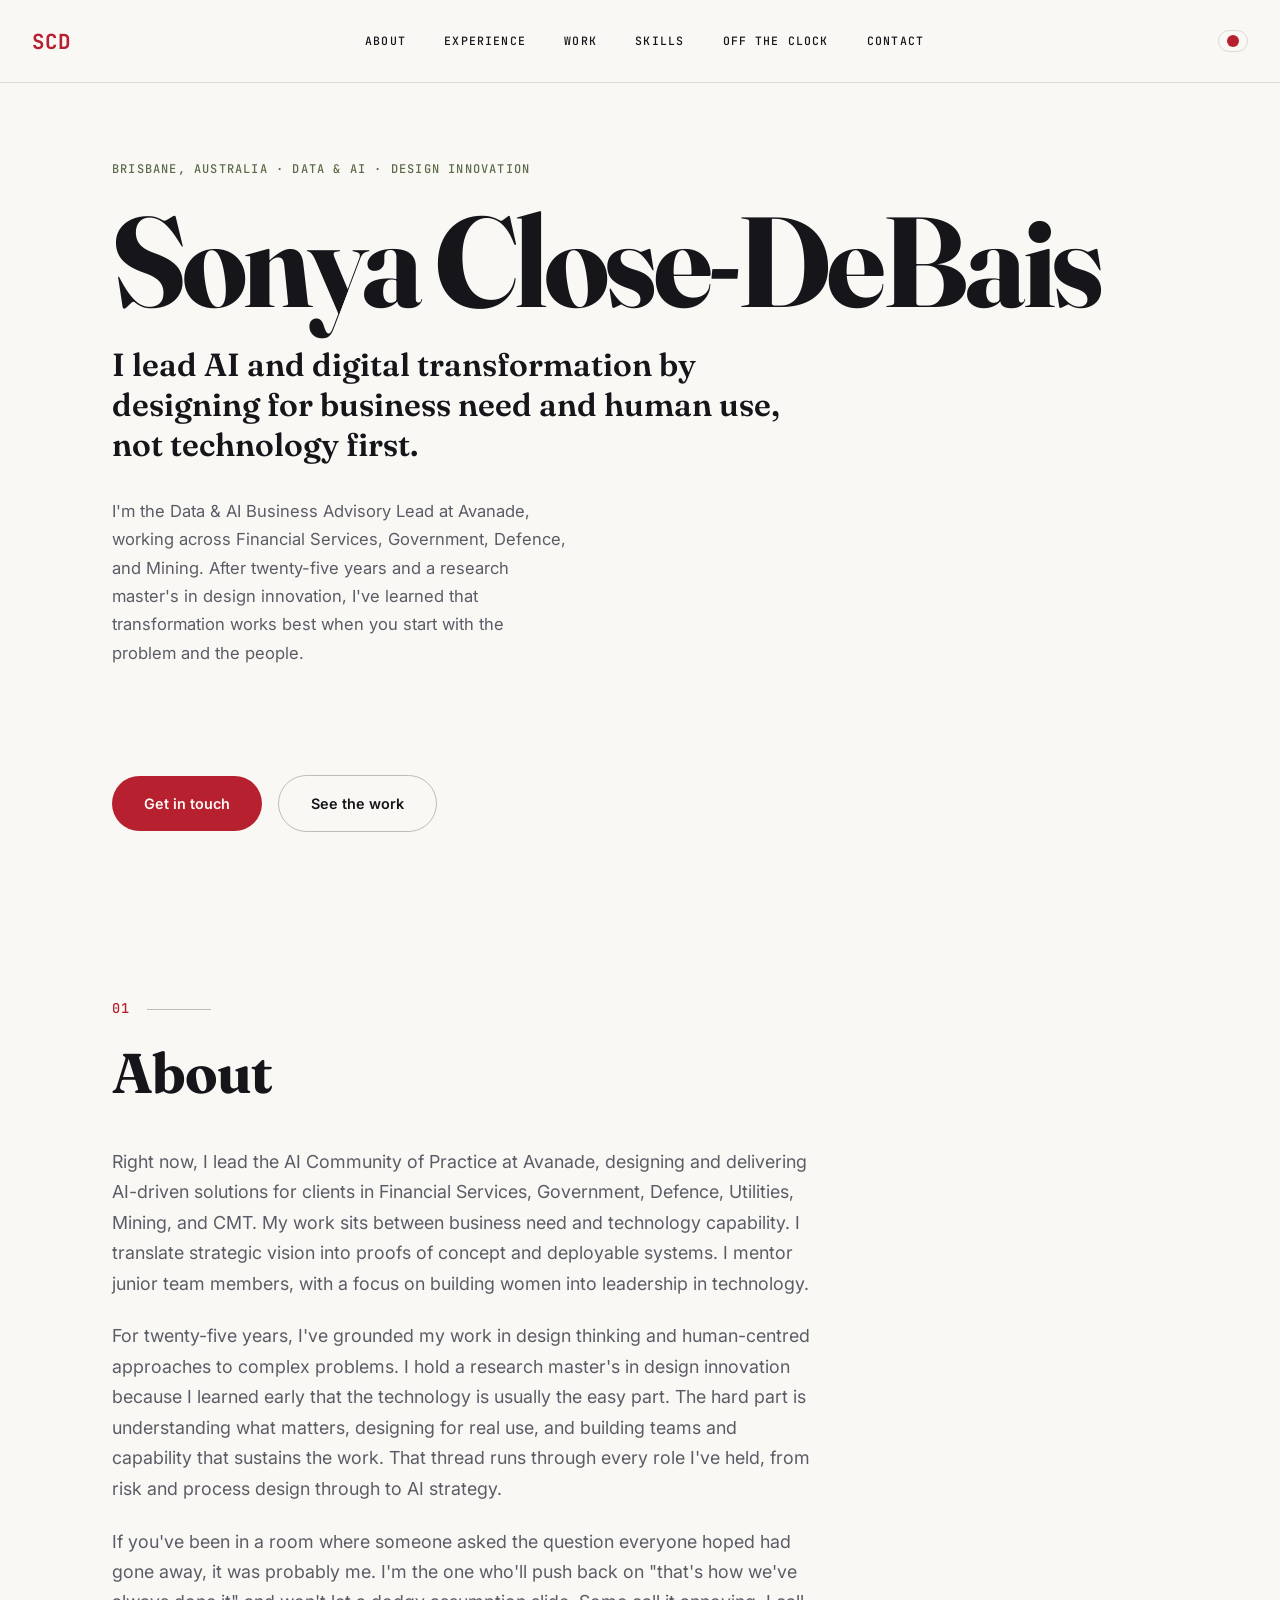
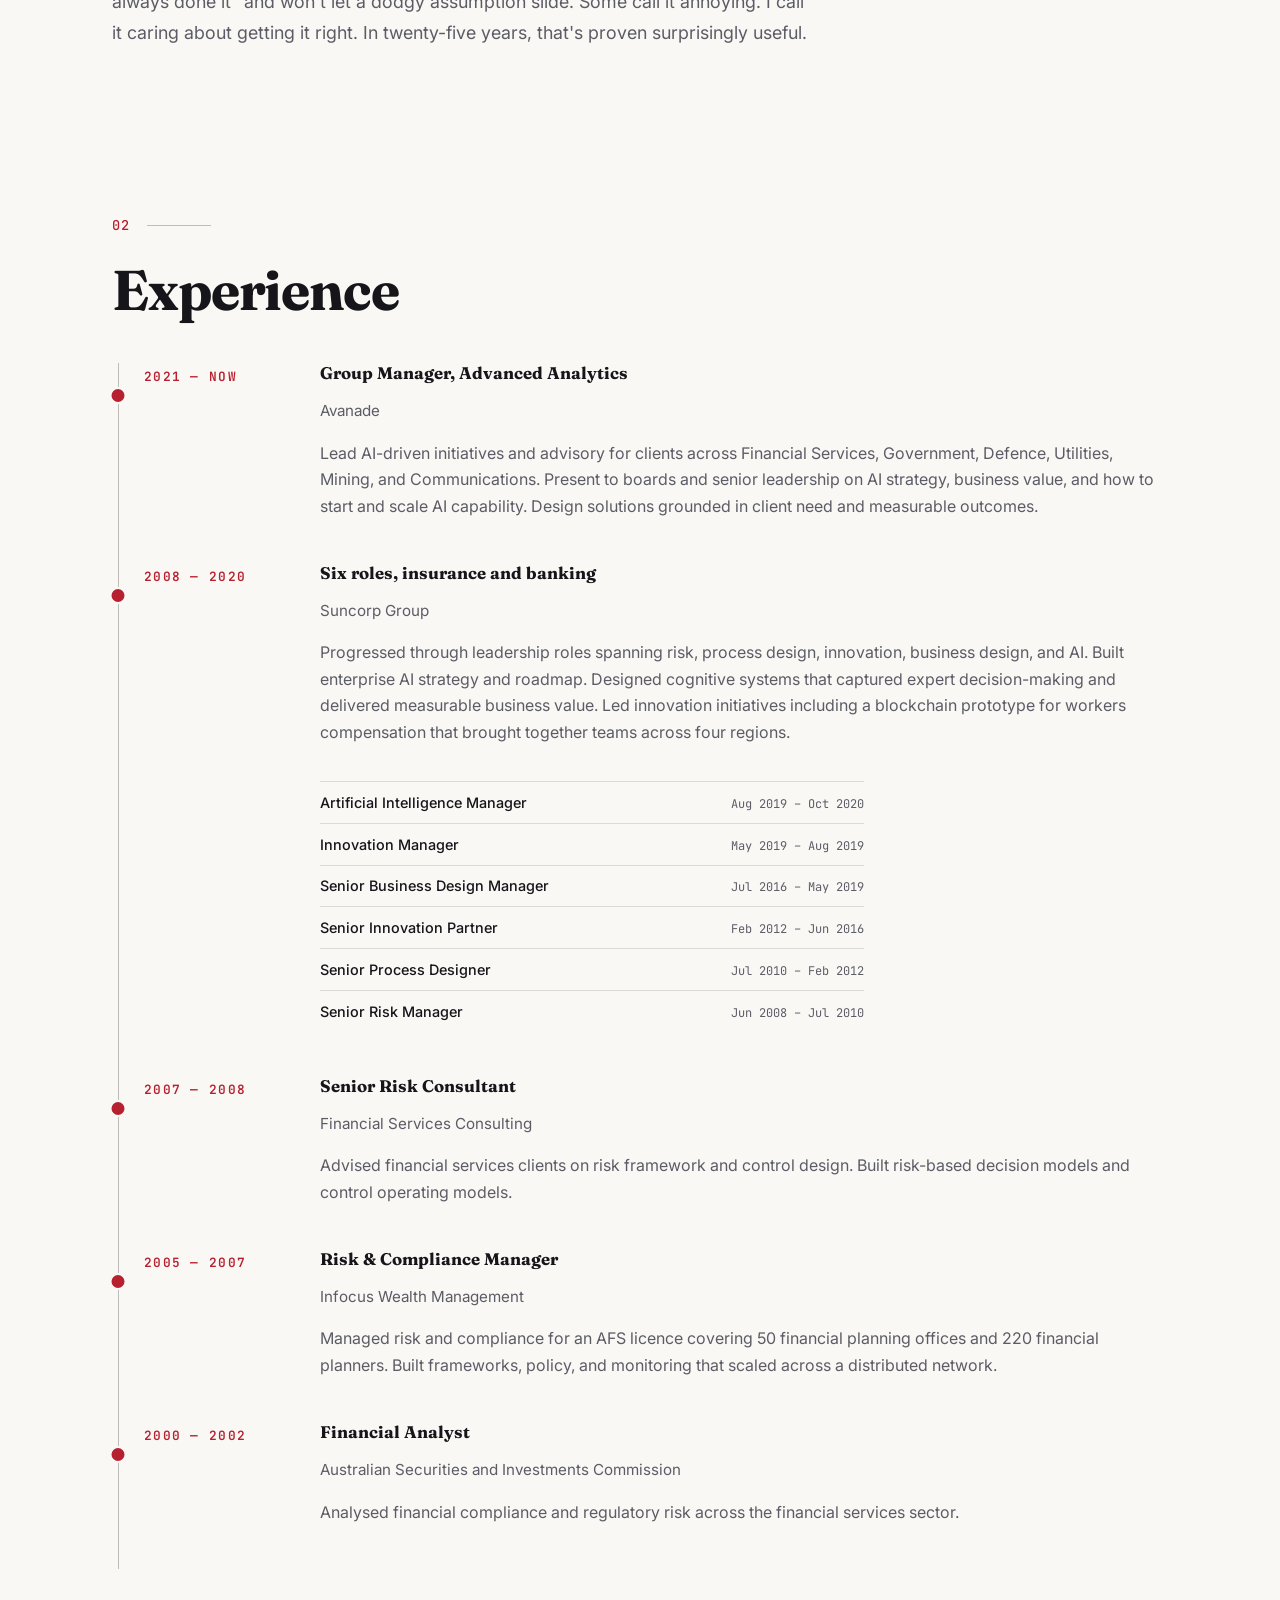
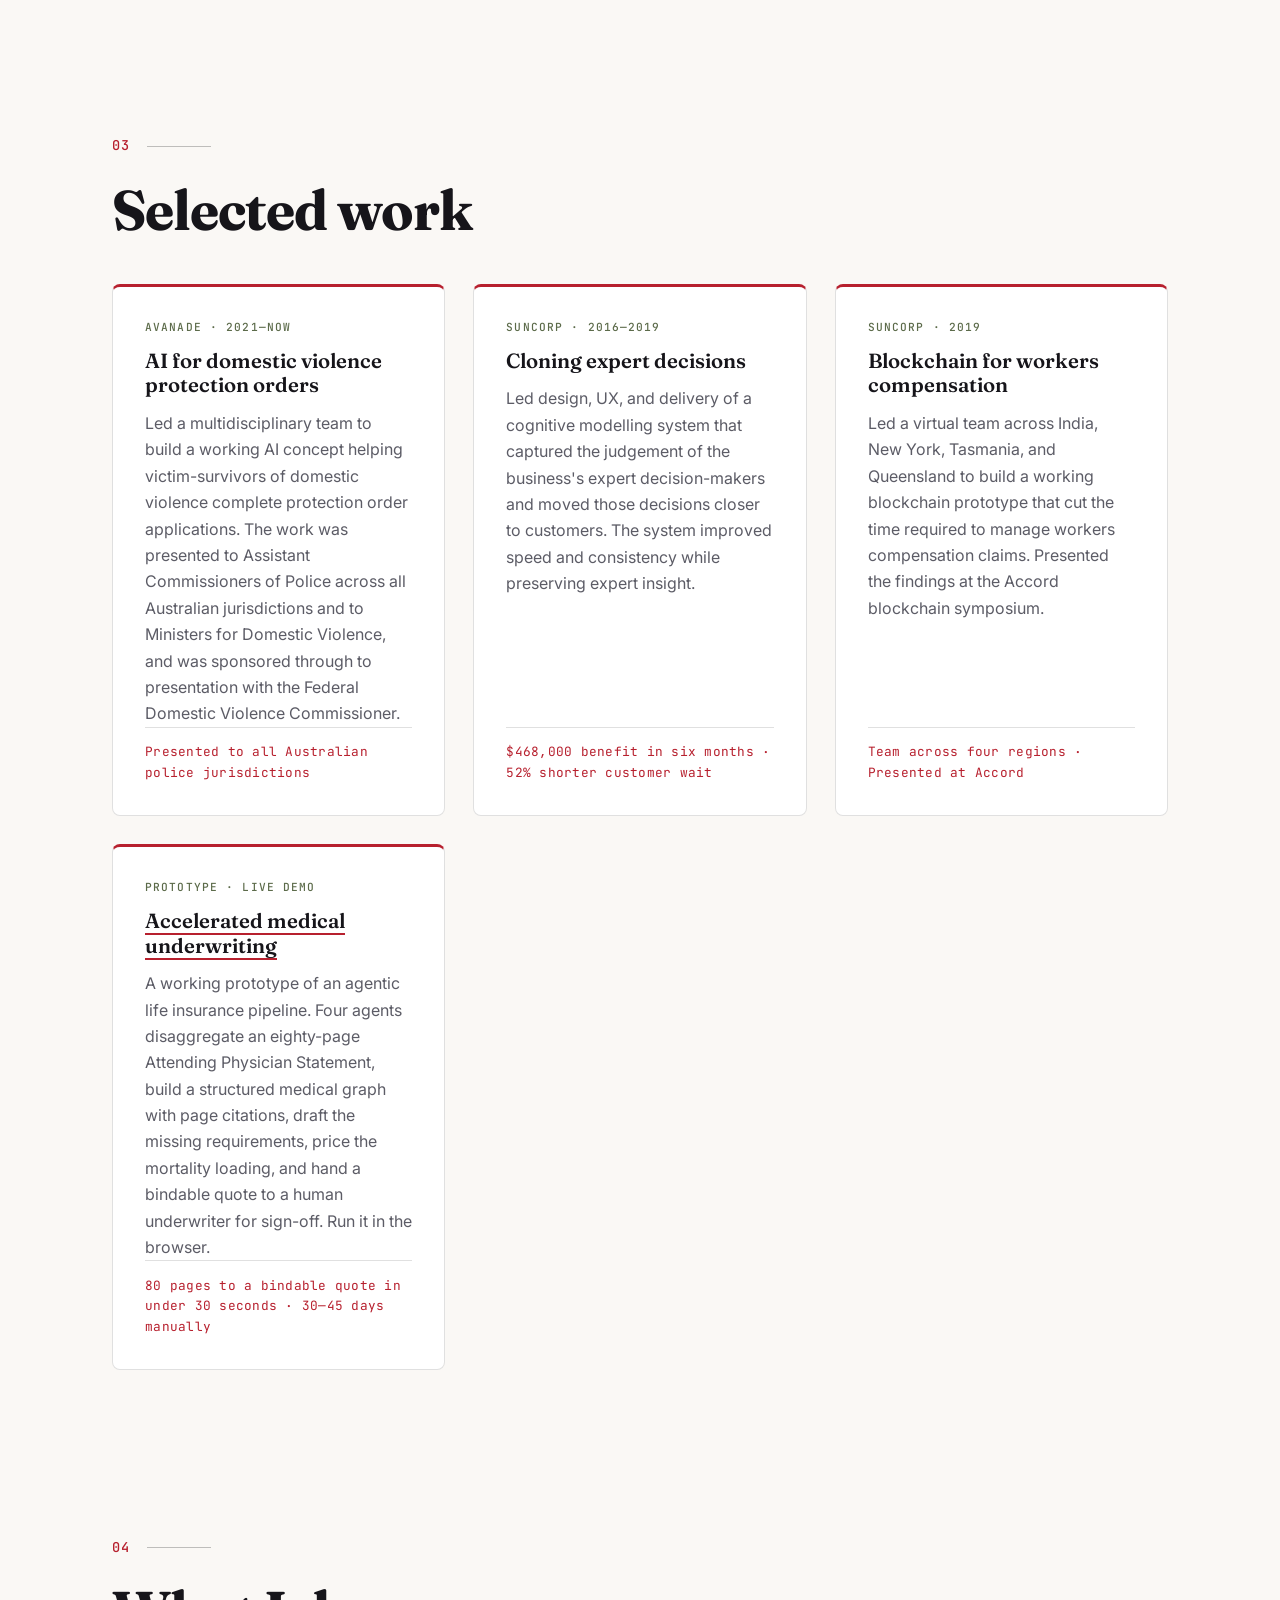
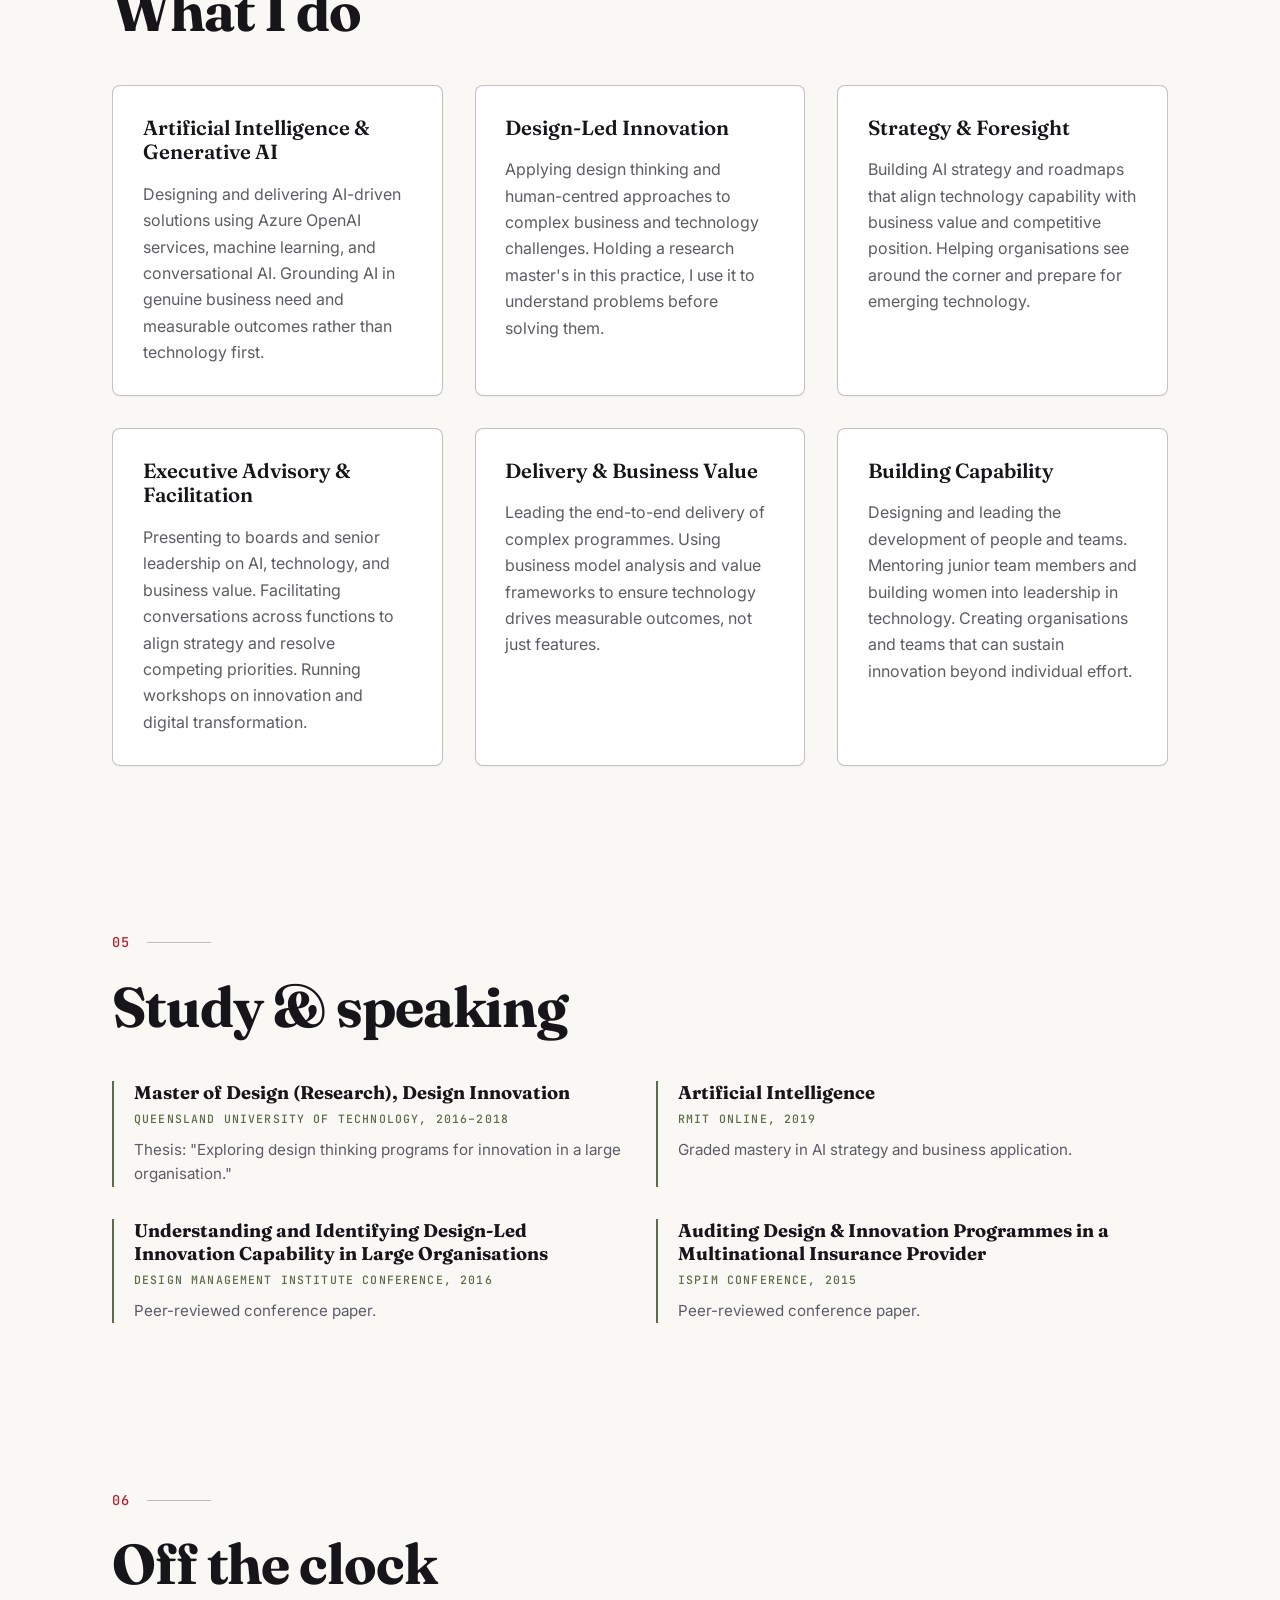
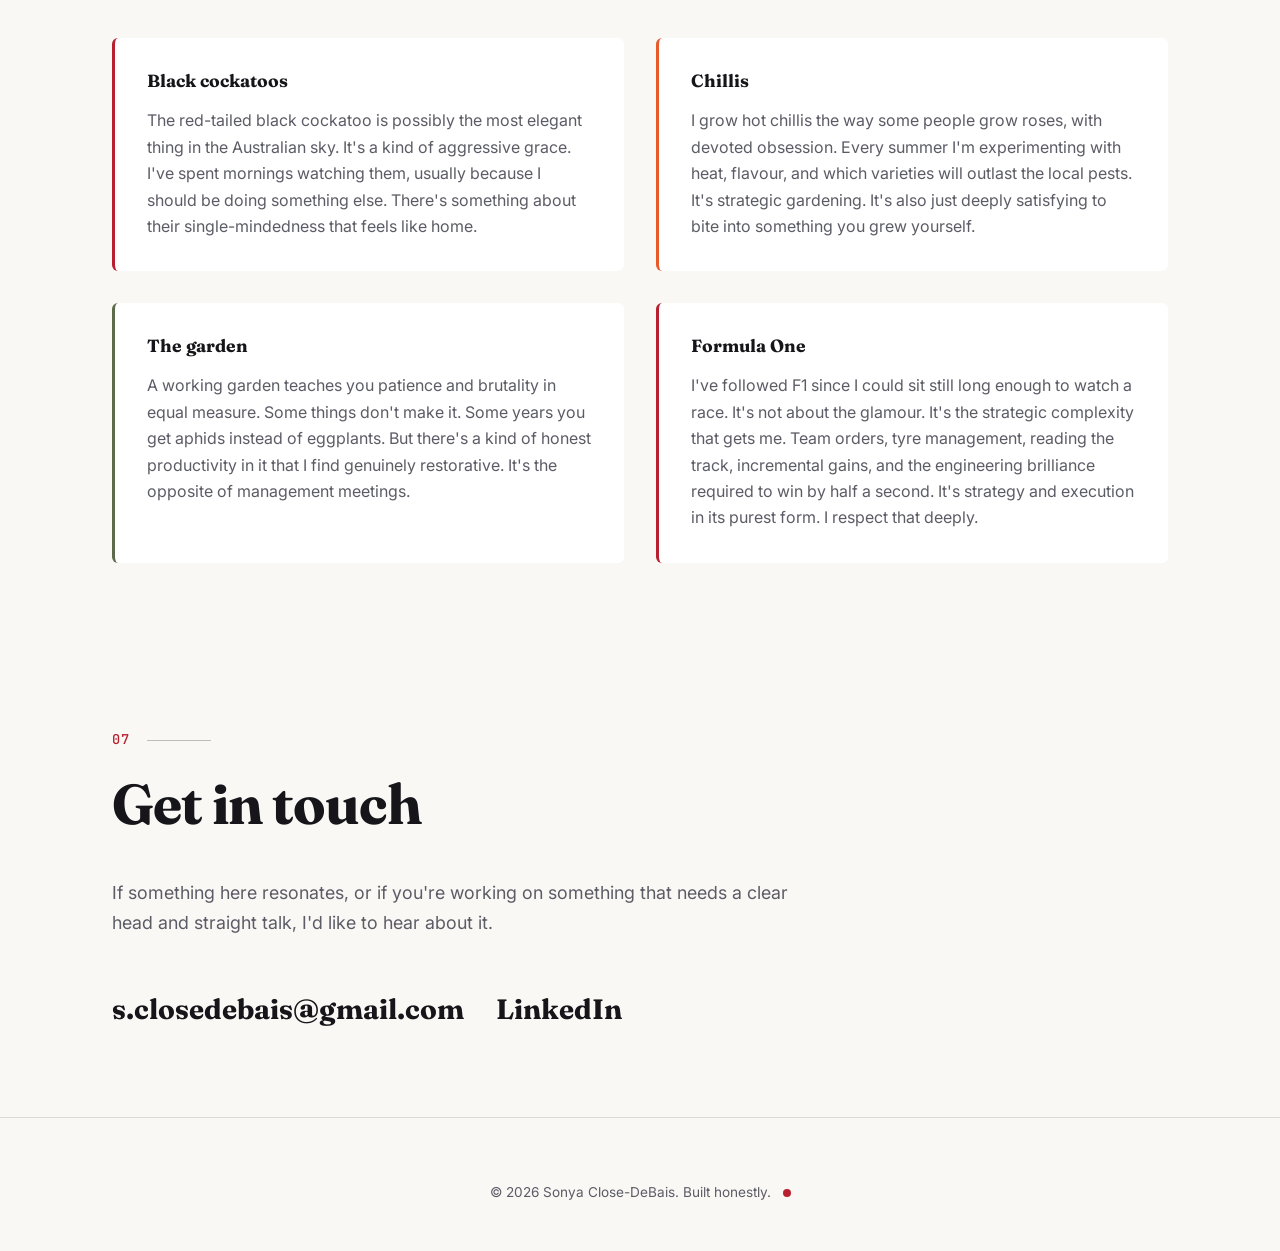
<file: index.html>
<!doctype html>
<html lang="en-AU">
<head>
    <meta charset="UTF-8">
    <meta name="viewport" content="width=device-width, initial-scale=1.0">
    <meta name="color-scheme" content="light dark">
    <title>Sonya Close-DeBais | Data & AI Advisory</title>
    <meta name="description" content="Sonya Close-DeBais. Data & AI Business Advisory Lead at Avanade. 25+ years in design-led digital transformation, AI strategy, and building capability.">
    <link rel="stylesheet" href="styles.css">
    <noscript>
      <style>
        /* The reveal animation starts hidden and is switched on by script.js.
           With no JS there is nothing to switch it on, so show everything. */
        .section, .timeline-item, .skill, .passion, .case, .edu-item {
          opacity: 1 !important;
          transform: none !important;
        }
      </style>
    </noscript>
</head>
<body>
    <a class="skip" href="#top">Skip to content</a>

    <header class="nav">
        <a class="nav-mark" href="#top">SCD</a>
        <nav class="nav-links">
            <a href="#about">About</a>
            <a href="#work">Experience</a>
            <a href="#highlights">Work</a>
            <a href="#skills">Skills</a>
            <a href="#offclock">Off the clock</a>
            <a href="#contact">Contact</a>
        </nav>
        <button class="theme-toggle" aria-label="Toggle colour theme">
            <span class="theme-toggle-dot"></span>
        </button>
    </header>

    <main>
        <!-- Hero -->
        <section class="hero" id="top">
            <p class="eyebrow">Brisbane, Australia · Data & AI · Design innovation</p>
            <h1 class="hero-name">Sonya Close-DeBais</h1>
            <p class="hero-line">I lead AI and digital transformation by designing for business need and human use, not technology first.</p>
            <p class="hero-sub">I'm the Data & AI Business Advisory Lead at Avanade, working across Financial Services, Government, Defence, and Mining. After twenty-five years and a research master's in design innovation, I've learned that transformation works best when you start with the problem and the people.</p>
            <div class="hero-cta">
                <a class="btn btn-primary" href="#contact">Get in touch</a>
                <a class="btn btn-ghost" href="#work">See the work</a>
            </div>
        </section>

        <!-- About -->
        <section class="section" id="about">
            <p class="section-num">01</p>
            <h2 class="section-title">About</h2>
            <div class="prose">
                <p>Right now, I lead the AI Community of Practice at Avanade, designing and delivering AI-driven solutions for clients in Financial Services, Government, Defence, Utilities, Mining, and CMT. My work sits between business need and technology capability. I translate strategic vision into proofs of concept and deployable systems. I mentor junior team members, with a focus on building women into leadership in technology.</p>
                <p>For twenty-five years, I've grounded my work in design thinking and human-centred approaches to complex problems. I hold a research master's in design innovation because I learned early that the technology is usually the easy part. The hard part is understanding what matters, designing for real use, and building teams and capability that sustains the work. That thread runs through every role I've held, from risk and process design through to AI strategy.</p>
                <p>If you've been in a room where someone asked the question everyone hoped had gone away, it was probably me. I'm the one who'll push back on "that's how we've always done it" and won't let a dodgy assumption slide. Some call it annoying. I call it caring about getting it right. In twenty-five years, that's proven surprisingly useful.</p>
            </div>
        </section>

        <!-- Experience -->
        <section class="section" id="work">
            <p class="section-num">02</p>
            <h2 class="section-title">Experience</h2>
            <ol class="timeline">
                <li class="timeline-item">
                    <div class="timeline-meta">
                        <span class="timeline-year">2021 — now</span>
                    </div>
                    <div class="timeline-body">
                        <h3 class="timeline-role">Group Manager, Advanced Analytics</h3>
                        <p class="timeline-org">Avanade</p>
                        <p class="timeline-desc">Lead AI-driven initiatives and advisory for clients across Financial Services, Government, Defence, Utilities, Mining, and Communications. Present to boards and senior leadership on AI strategy, business value, and how to start and scale AI capability. Design solutions grounded in client need and measurable outcomes.</p>
                    </div>
                </li>
                <li class="timeline-item">
                    <div class="timeline-meta">
                        <span class="timeline-year">2008 — 2020</span>
                    </div>
                    <div class="timeline-body">
                        <h3 class="timeline-role">Six roles, insurance and banking</h3>
                        <p class="timeline-org">Suncorp Group</p>
                        <p class="timeline-desc">Progressed through leadership roles spanning risk, process design, innovation, business design, and AI. Built enterprise AI strategy and roadmap. Designed cognitive systems that captured expert decision-making and delivered measurable business value. Led innovation initiatives including a blockchain prototype for workers compensation that brought together teams across four regions.</p>
                        <ul class="timeline-roles">
                            <li><span class="timeline-roles-title">Artificial Intelligence Manager</span> <span class="timeline-roles-date">Aug 2019 – Oct 2020</span></li>
                            <li><span class="timeline-roles-title">Innovation Manager</span> <span class="timeline-roles-date">May 2019 – Aug 2019</span></li>
                            <li><span class="timeline-roles-title">Senior Business Design Manager</span> <span class="timeline-roles-date">Jul 2016 – May 2019</span></li>
                            <li><span class="timeline-roles-title">Senior Innovation Partner</span> <span class="timeline-roles-date">Feb 2012 – Jun 2016</span></li>
                            <li><span class="timeline-roles-title">Senior Process Designer</span> <span class="timeline-roles-date">Jul 2010 – Feb 2012</span></li>
                            <li><span class="timeline-roles-title">Senior Risk Manager</span> <span class="timeline-roles-date">Jun 2008 – Jul 2010</span></li>
                        </ul>
                    </div>
                </li>
                <li class="timeline-item">
                    <div class="timeline-meta">
                        <span class="timeline-year">2007 — 2008</span>
                    </div>
                    <div class="timeline-body">
                        <h3 class="timeline-role">Senior Risk Consultant</h3>
                        <p class="timeline-org">Financial Services Consulting</p>
                        <p class="timeline-desc">Advised financial services clients on risk framework and control design. Built risk-based decision models and control operating models.</p>
                    </div>
                </li>
                <li class="timeline-item">
                    <div class="timeline-meta">
                        <span class="timeline-year">2005 — 2007</span>
                    </div>
                    <div class="timeline-body">
                        <h3 class="timeline-role">Risk & Compliance Manager</h3>
                        <p class="timeline-org">Infocus Wealth Management</p>
                        <p class="timeline-desc">Managed risk and compliance for an AFS licence covering 50 financial planning offices and 220 financial planners. Built frameworks, policy, and monitoring that scaled across a distributed network.</p>
                    </div>
                </li>
                <li class="timeline-item">
                    <div class="timeline-meta">
                        <span class="timeline-year">2000 — 2002</span>
                    </div>
                    <div class="timeline-body">
                        <h3 class="timeline-role">Financial Analyst</h3>
                        <p class="timeline-org">Australian Securities and Investments Commission</p>
                        <p class="timeline-desc">Analysed financial compliance and regulatory risk across the financial services sector.</p>
                    </div>
                </li>
            </ol>
        </section>

        <!-- Selected work -->
        <section class="section" id="highlights">
            <p class="section-num">03</p>
            <h2 class="section-title">Selected work</h2>
            <div class="cases">
                <article class="case">
                    <p class="case-kicker">Avanade · 2021—now</p>
                    <h3 class="case-title">AI for domestic violence protection orders</h3>
                    <p class="case-text">Led a multidisciplinary team to build a working AI concept helping victim-survivors of domestic violence complete protection order applications. The work was presented to Assistant Commissioners of Police across all Australian jurisdictions and to Ministers for Domestic Violence, and was sponsored through to presentation with the Federal Domestic Violence Commissioner.</p>
                    <p class="case-metric">Presented to all Australian police jurisdictions</p>
                </article>
                <article class="case">
                    <p class="case-kicker">Suncorp · 2016—2019</p>
                    <h3 class="case-title">Cloning expert decisions</h3>
                    <p class="case-text">Led design, UX, and delivery of a cognitive modelling system that captured the judgement of the business's expert decision-makers and moved those decisions closer to customers. The system improved speed and consistency while preserving expert insight.</p>
                    <p class="case-metric">$468,000 benefit in six months · 52% shorter customer wait</p>
                </article>
                <article class="case">
                    <p class="case-kicker">Suncorp · 2019</p>
                    <h3 class="case-title">Blockchain for workers compensation</h3>
                    <p class="case-text">Led a virtual team across India, New York, Tasmania, and Queensland to build a working blockchain prototype that cut the time required to manage workers compensation claims. Presented the findings at the Accord blockchain symposium.</p>
                    <p class="case-metric">Team across four regions · Presented at Accord</p>
                </article>
                <article class="case">
                    <p class="case-kicker">Prototype · Live demo</p>
                    <h3 class="case-title"><a href="prototypes/accelerated-underwriting.html">Accelerated medical underwriting</a></h3>
                    <p class="case-text">A working prototype of an agentic life insurance pipeline. Four agents disaggregate an eighty-page Attending Physician Statement, build a structured medical graph with page citations, draft the missing requirements, price the mortality loading, and hand a bindable quote to a human underwriter for sign-off. Run it in the browser.</p>
                    <p class="case-metric">80 pages to a bindable quote in under 30 seconds · 30—45 days manually</p>
                </article>
            </div>
        </section>

        <!-- Skills -->
        <section class="section" id="skills">
            <p class="section-num">04</p>
            <h2 class="section-title">What I do</h2>
            <ul class="skills-grid">
                <li class="skill">
                    <h3 class="skill-name">Artificial Intelligence & Generative AI</h3>
                    <p class="skill-desc">Designing and delivering AI-driven solutions using Azure OpenAI services, machine learning, and conversational AI. Grounding AI in genuine business need and measurable outcomes rather than technology first.</p>
                </li>
                <li class="skill">
                    <h3 class="skill-name">Design-Led Innovation</h3>
                    <p class="skill-desc">Applying design thinking and human-centred approaches to complex business and technology challenges. Holding a research master's in this practice, I use it to understand problems before solving them.</p>
                </li>
                <li class="skill">
                    <h3 class="skill-name">Strategy & Foresight</h3>
                    <p class="skill-desc">Building AI strategy and roadmaps that align technology capability with business value and competitive position. Helping organisations see around the corner and prepare for emerging technology.</p>
                </li>
                <li class="skill">
                    <h3 class="skill-name">Executive Advisory & Facilitation</h3>
                    <p class="skill-desc">Presenting to boards and senior leadership on AI, technology, and business value. Facilitating conversations across functions to align strategy and resolve competing priorities. Running workshops on innovation and digital transformation.</p>
                </li>
                <li class="skill">
                    <h3 class="skill-name">Delivery & Business Value</h3>
                    <p class="skill-desc">Leading the end-to-end delivery of complex programmes. Using business model analysis and value frameworks to ensure technology drives measurable outcomes, not just features.</p>
                </li>
                <li class="skill">
                    <h3 class="skill-name">Building Capability</h3>
                    <p class="skill-desc">Designing and leading the development of people and teams. Mentoring junior team members and building women into leadership in technology. Creating organisations and teams that can sustain innovation beyond individual effort.</p>
                </li>
            </ul>
        </section>

        <!-- Education & Speaking -->
        <section class="section" id="education">
            <p class="section-num">05</p>
            <h2 class="section-title">Study &amp; speaking</h2>
            <ul class="edu-list">
                <li class="edu-item">
                    <h3 class="edu-title">Master of Design (Research), Design Innovation</h3>
                    <p class="edu-meta">Queensland University of Technology, 2016–2018</p>
                    <p class="edu-note">Thesis: "Exploring design thinking programs for innovation in a large organisation."</p>
                </li>
                <li class="edu-item">
                    <h3 class="edu-title">Artificial Intelligence</h3>
                    <p class="edu-meta">RMIT Online, 2019</p>
                    <p class="edu-note">Graded mastery in AI strategy and business application.</p>
                </li>
                <li class="edu-item">
                    <h3 class="edu-title">Understanding and Identifying Design-Led Innovation Capability in Large Organisations</h3>
                    <p class="edu-meta">Design Management Institute Conference, 2016</p>
                    <p class="edu-note">Peer-reviewed conference paper.</p>
                </li>
                <li class="edu-item">
                    <h3 class="edu-title">Auditing Design & Innovation Programmes in a Multinational Insurance Provider</h3>
                    <p class="edu-meta">ISPIM Conference, 2015</p>
                    <p class="edu-note">Peer-reviewed conference paper.</p>
                </li>
            </ul>
        </section>

        <!-- Off the clock -->
        <section class="section" id="offclock">
            <p class="section-num">06</p>
            <h2 class="section-title">Off the clock</h2>
            <div class="passions">
                <article class="passion">
                    <h3 class="passion-name">Black cockatoos</h3>
                    <p class="passion-text">The red-tailed black cockatoo is possibly the most elegant thing in the Australian sky. It's a kind of aggressive grace. I've spent mornings watching them, usually because I should be doing something else. There's something about their single-mindedness that feels like home.</p>
                </article>
                <article class="passion">
                    <h3 class="passion-name">Chillis</h3>
                    <p class="passion-text">I grow hot chillis the way some people grow roses, with devoted obsession. Every summer I'm experimenting with heat, flavour, and which varieties will outlast the local pests. It's strategic gardening. It's also just deeply satisfying to bite into something you grew yourself.</p>
                </article>
                <article class="passion">
                    <h3 class="passion-name">The garden</h3>
                    <p class="passion-text">A working garden teaches you patience and brutality in equal measure. Some things don't make it. Some years you get aphids instead of eggplants. But there's a kind of honest productivity in it that I find genuinely restorative. It's the opposite of management meetings.</p>
                </article>
                <article class="passion">
                    <h3 class="passion-name">Formula One</h3>
                    <p class="passion-text">I've followed F1 since I could sit still long enough to watch a race. It's not about the glamour. It's the strategic complexity that gets me. Team orders, tyre management, reading the track, incremental gains, and the engineering brilliance required to win by half a second. It's strategy and execution in its purest form. I respect that deeply.</p>
                </article>
            </div>
        </section>

        <!-- Contact -->
        <section class="section" id="contact">
            <p class="section-num">07</p>
            <h2 class="section-title">Get in touch</h2>
            <p class="prose">If something here resonates, or if you're working on something that needs a clear head and straight talk, I'd like to hear about it.</p>
            <div class="contact-links">
                <a class="contact-link" href="mailto:s.closedebais@gmail.com">s.closedebais@gmail.com</a>
                <a class="contact-link" href="https://www.linkedin.com/in/sonya-close-debais-901bb893/" target="_blank" rel="noopener">LinkedIn</a>
            </div>
        </section>
    </main>

    <footer class="footer">
        <p>© 2026 Sonya Close-DeBais. Built honestly. <span class="footer-mark"></span></p>
    </footer>

    <script src="script.js"></script>
</body>
</html>
</file>
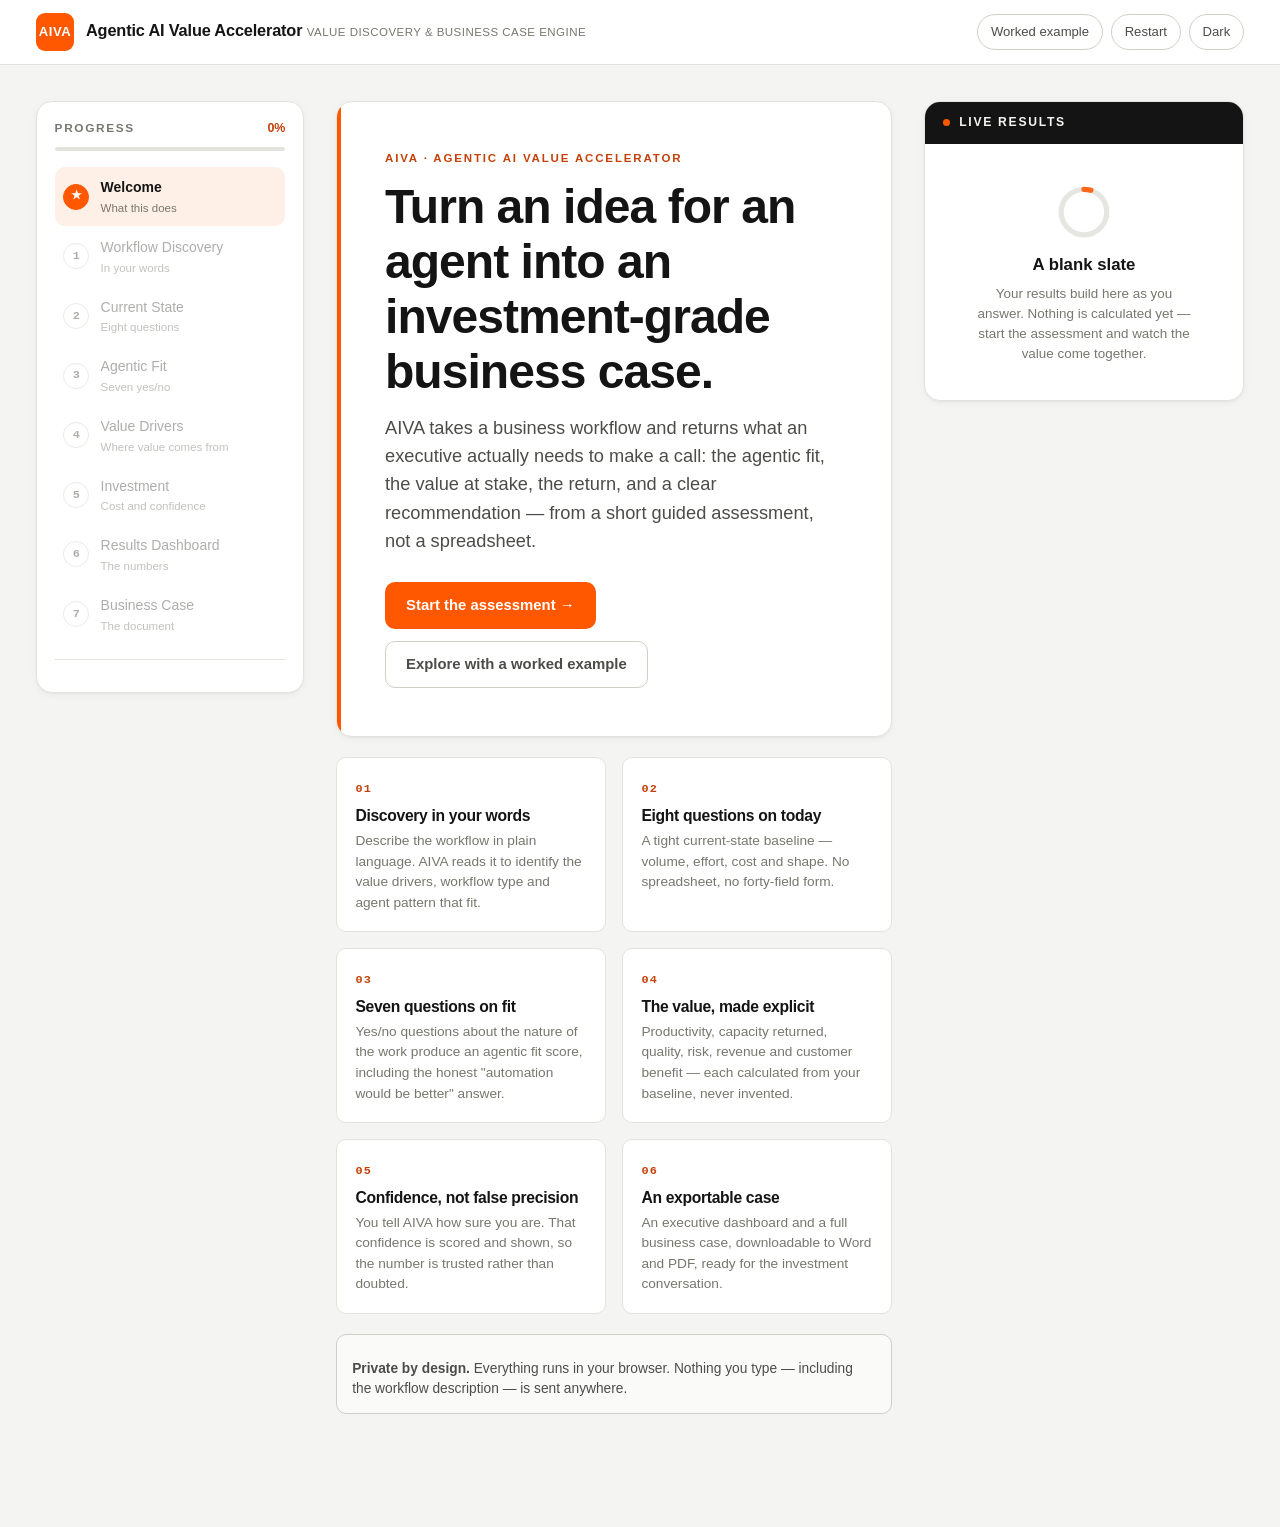
<file: aiva/index.html>
<!doctype html>
<html lang="en-AU">
<head>
  <meta charset="UTF-8">
  <meta name="viewport" content="width=device-width, initial-scale=1.0">
  <meta name="color-scheme" content="light dark">
  <title>AIVA — Agentic AI Value Accelerator</title>
  <meta name="description" content="AIVA, the Agentic AI Value Accelerator. Assess the business value of an AI or agentic workflow and generate an investment-grade business case. Executive dashboard, ROI, NPV, payback and a downloadable Word and PDF report.">
  <link rel="stylesheet" href="aiva.css">
</head>
<body>
  <a class="skip" href="#canvas">Skip to the assessment</a>

  <div class="app">
    <header class="topbar">
      <a class="brand" href="./" aria-label="AIVA — Agentic AI Value Accelerator home">
        <span class="brand-mark">AIVA</span>
        <span>
          <span class="brand-name">Agentic AI Value Accelerator</span>
          <span class="brand-sub">Value Discovery &amp; Business Case Engine</span>
        </span>
      </a>
      <span class="topbar-spacer"></span>
      <div class="topbar-actions">
        <button class="icon-btn" id="topbar-sample" type="button">Worked example</button>
        <button class="icon-btn" id="topbar-restart" type="button">Restart</button>
        <button class="icon-btn" id="theme-toggle" type="button" aria-label="Toggle colour theme"><span>Dark</span></button>
      </div>
    </header>

    <div class="shell">
      <!-- Progress rail -->
      <aside class="rail" aria-label="Assessment progress">
        <div class="rail-head">
          <h2>Progress</h2>
          <span class="rail-pct" id="rail-pct">0%</span>
        </div>
        <div class="rail-track"><div class="rail-fill" id="rail-fill"></div></div>
        <nav class="rail-steps" id="rail-steps"></nav>
        <div class="rail-foot">
          <button id="topbar-sample-2" type="button" hidden></button>
        </div>
      </aside>

      <!-- Step canvas -->
      <main class="canvas" id="canvas" tabindex="-1"></main>

      <!-- Live value panel -->
      <aside class="panel" aria-label="Live value summary" aria-live="polite">
        <div class="panel-head">
          <span class="panel-pulse" aria-hidden="true"></span>
          <h2>Live results</h2>
        </div>
        <div class="panel-body" id="panel-body"></div>
      </aside>
    </div>
  </div>

  <script src="schema.js"></script>
  <script src="format.js"></script>
  <script src="engine.js"></script>
  <script src="reasoning.js"></script>
  <script src="charts.js"></script>
  <script src="export.js"></script>
  <script src="app.js"></script>
</body>
</html>
</file>
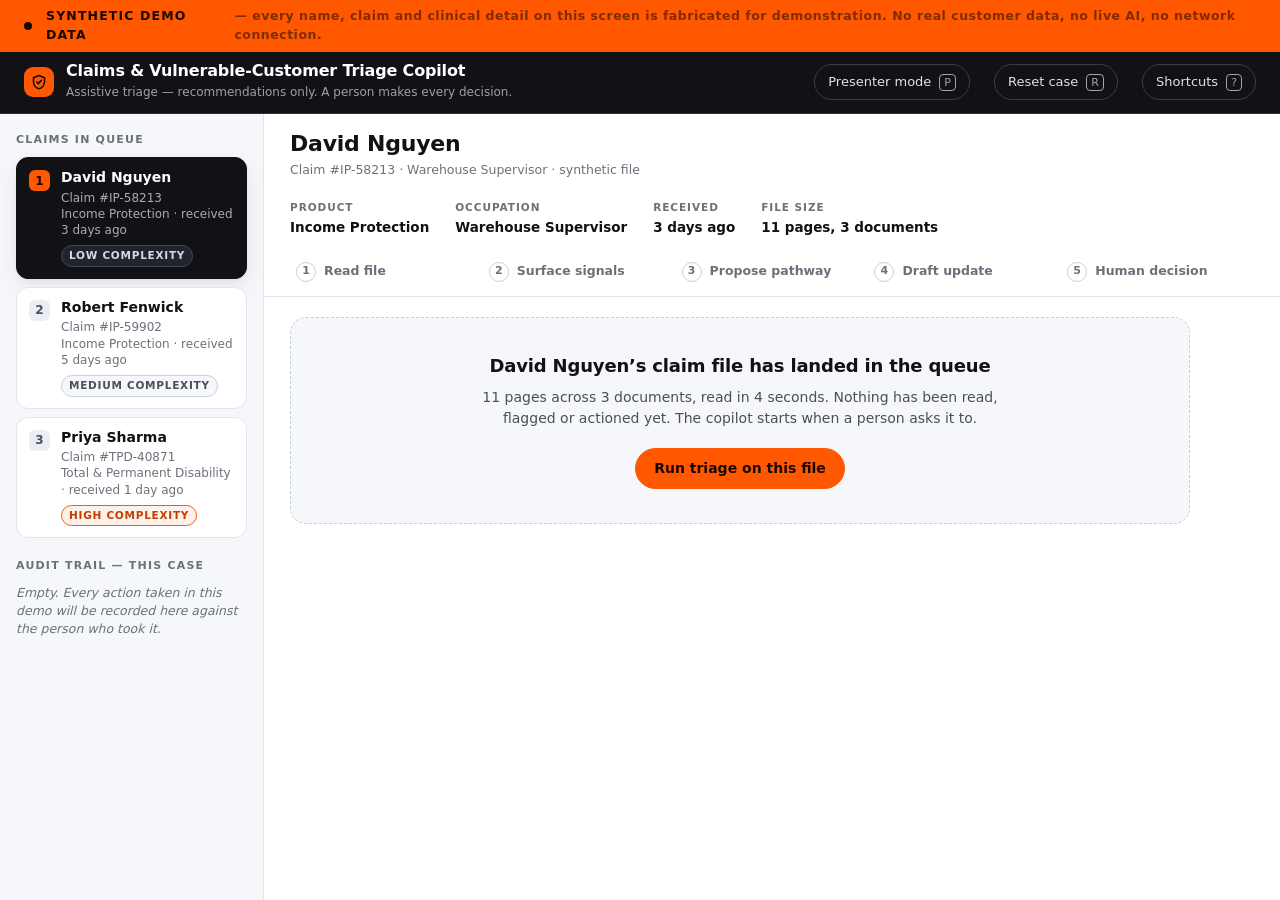
<file: claims-triage-copilot/index.html>
<!doctype html>
<html lang="en-AU">
<head>
<meta charset="utf-8">
<meta name="viewport" content="width=device-width, initial-scale=1">
<title>Claims &amp; Vulnerable-Customer Triage Copilot — synthetic demo</title>
<link rel="icon" href="data:,">
<meta name="robots" content="noindex">
<style>
/* ============================================================
   Claims & Vulnerable-Customer Triage Copilot
   Synthetic conference demo. No network, no storage, no LLM.
   ============================================================ */

:root{
  --ink:#111116;
  --cloud:#FFFFFF;
  --panel:#F5F7FA;
  --signal:#FF5800;
  --slate:#4A4F58;

  /* derived tokens */
  --signal-text:#C23F00;   /* accent at AA for small text on light */
  --line:#E1E6ED;
  --line-strong:#C9D1DB;
  --slate-soft:#6B717B;
  --ink-soft:#2A2C34;
  --panel-deep:#EAEEF4;
  --ink-line:#2C2E38;
  --ink-panel:#1A1C23;

  --r-lg:16px;
  --r-md:12px;
  --r-sm:8px;

  --shadow-sm:0 1px 2px rgba(17,17,22,.05), 0 1px 3px rgba(17,17,22,.04);
  --shadow-md:0 2px 4px rgba(17,17,22,.04), 0 8px 24px rgba(17,17,22,.07);

  --font:Calibri, "Segoe UI", system-ui, -apple-system, "Helvetica Neue", Arial, sans-serif;

  --rail:296px;
  --notes:352px;
}

*,*::before,*::after{box-sizing:border-box}
html,body{height:100%}
body{
  margin:0;
  font-family:var(--font);
  background:var(--cloud);
  color:var(--slate);
  font-size:15px;
  line-height:1.5;
  -webkit-font-smoothing:antialiased;
}
h1,h2,h3,h4{color:var(--ink);margin:0;font-weight:700;letter-spacing:-.01em}
p{margin:0}
button{font:inherit;color:inherit}
:focus-visible{outline:3px solid var(--signal);outline-offset:2px;border-radius:4px}
.sr-only{position:absolute;width:1px;height:1px;padding:0;margin:-1px;overflow:hidden;clip:rect(0 0 0 0);white-space:nowrap;border:0}

.skip{position:absolute;left:12px;top:-60px;z-index:100;background:var(--ink);color:#fff;padding:10px 16px;border-radius:var(--r-sm);transition:top .15s}
.skip:focus{top:12px}

/* ---------- app frame ---------- */
.app{display:flex;flex-direction:column;height:100vh;overflow:hidden}

/* ---------- banner ---------- */
.banner{
  flex:0 0 auto;display:flex;align-items:center;gap:14px;
  background:var(--signal);color:#1A0800;
  padding:7px 24px;font-size:12.5px;font-weight:700;
  letter-spacing:.09em;text-transform:uppercase;
}
.banner .dot{width:8px;height:8px;border-radius:50%;background:#1A0800;flex:0 0 auto}
.banner .sep{opacity:.55;font-weight:600;letter-spacing:.04em;text-transform:none;font-size:12.5px}

/* ---------- top bar ---------- */
.topbar{
  flex:0 0 auto;display:flex;align-items:center;gap:24px;
  background:var(--ink);color:#EDEFF3;padding:0 24px;height:62px;
  border-bottom:1px solid var(--ink-line);
}
.brand{display:flex;align-items:center;gap:12px;min-width:0}
.brand .mark{
  width:30px;height:30px;border-radius:9px;background:var(--signal);
  display:grid;place-items:center;flex:0 0 auto;
}
.brand .mark svg{display:block}
.brand h1{color:#fff;font-size:16px;line-height:1.2;white-space:nowrap}
.brand .sub{font-size:12px;color:#9AA1AD;line-height:1.2;margin-top:1px;white-space:nowrap}

.topbar-spacer{flex:1 1 auto}

.topbtn{
  background:transparent;border:1px solid #3A3D48;color:#DFE3EA;
  padding:7px 13px;border-radius:999px;cursor:pointer;font-size:13px;
  display:inline-flex;align-items:center;gap:8px;transition:background .15s,border-color .15s;
  white-space:nowrap;
}
.topbtn:hover{background:#22242D;border-color:#4E525E}
.topbtn[aria-pressed="true"]{background:var(--signal);border-color:var(--signal);color:#1A0800;font-weight:700}
.topbtn kbd{font:inherit;font-size:11px;opacity:.7;border:1px solid currentColor;border-radius:4px;padding:0 4px;line-height:15px}
.topbtn[aria-pressed="true"] kbd{opacity:.85}

/* ---------- body layout ---------- */
.main{flex:1 1 auto;display:flex;min-height:0}

/* ---------- left rail ---------- */
.rail{
  flex:0 0 var(--rail);width:var(--rail);background:var(--panel);
  border-right:1px solid var(--line);display:flex;flex-direction:column;min-height:0;
}
.rail-scroll{overflow-y:auto;padding:18px 16px 22px;display:flex;flex-direction:column;gap:20px}
.rail-label{
  font-size:11px;font-weight:700;letter-spacing:.11em;text-transform:uppercase;
  color:var(--slate-soft);margin-bottom:9px;
}

.caselist{list-style:none;margin:0;padding:0;display:flex;flex-direction:column;gap:8px}
.casebtn{
  width:100%;text-align:left;background:var(--cloud);border:1px solid var(--line);
  border-radius:var(--r-md);padding:11px 12px;cursor:pointer;display:flex;gap:11px;
  align-items:flex-start;transition:border-color .15s, box-shadow .15s, background .15s;
}
.casebtn:hover{border-color:var(--line-strong);box-shadow:var(--shadow-sm)}
.casebtn[aria-current="true"]{border-color:var(--ink);background:var(--ink);box-shadow:var(--shadow-md)}
.casebtn[aria-current="true"] .casebtn-name{color:#fff}
.casebtn[aria-current="true"] .casebtn-meta{color:#A7AEBA}
.casebtn .num{
  flex:0 0 auto;width:21px;height:21px;border-radius:6px;background:var(--panel-deep);
  color:var(--slate);font-size:12px;font-weight:700;display:grid;place-items:center;margin-top:1px;
}
.casebtn[aria-current="true"] .num{background:var(--signal);color:#1A0800}
.casebtn-name{display:block;font-weight:700;color:var(--ink);font-size:14px;line-height:1.25}
.casebtn-meta{display:block;font-size:12px;color:var(--slate-soft);margin-top:3px;line-height:1.35}
.casebtn-tier{
  display:inline-block;margin-top:7px;font-size:10.5px;font-weight:700;letter-spacing:.07em;
  text-transform:uppercase;padding:2px 7px;border-radius:999px;border:1px solid var(--line-strong);
  color:var(--slate);background:var(--panel);
}
.casebtn[aria-current="true"] .casebtn-tier{border-color:#43464F;background:#22242D;color:#D6DAE2}
.tier-high{border-color:var(--signal)!important;color:var(--signal-text)!important;background:#FFF1E9!important}
.casebtn[aria-current="true"] .tier-high{background:#3A1A08!important;color:#FFB489!important;border-color:#7A3A12!important}

/* audit trail */
.audit{display:flex;flex-direction:column;gap:0}
.audit-empty{font-size:12.5px;color:var(--slate-soft);font-style:italic;line-height:1.45}
.audit-item{display:flex;gap:10px;padding:7px 0;border-top:1px solid var(--line)}
.audit-item:first-child{border-top:0}
.audit-time{flex:0 0 auto;font-size:11.5px;color:var(--slate-soft);font-variant-numeric:tabular-nums;padding-top:1px;width:36px}
.audit-body{font-size:12.5px;line-height:1.4}
.audit-actor{font-weight:700;color:var(--ink)}
.audit-actor.ai{color:var(--slate-soft);font-weight:700}

/* ---------- centre column ---------- */
.stage{flex:1 1 auto;min-width:0;display:flex;flex-direction:column;min-height:0;background:var(--cloud)}

.stage-head{flex:0 0 auto;padding:20px 32px 0;border-bottom:1px solid var(--line)}
.claimhead{display:flex;align-items:flex-start;gap:20px;flex-wrap:wrap}
.claimhead h2{font-size:22px;line-height:1.2}
.claimhead .ref{font-size:12.5px;color:var(--slate-soft);margin-top:4px;font-variant-numeric:tabular-nums}
.claimhead-spacer{flex:1 1 auto}
.claimfacts{display:flex;gap:26px;flex-wrap:wrap}
.fact .k{font-size:10.5px;font-weight:700;letter-spacing:.09em;text-transform:uppercase;color:var(--slate-soft)}
.fact .v{font-size:13.5px;color:var(--ink);font-weight:600;margin-top:2px}

/* stepper */
.stepper{display:flex;gap:0;margin:18px -32px 0;padding:0 32px;list-style:none;overflow:hidden}
.stepper li{flex:1 1 0;min-width:0}
.step{
  width:100%;background:transparent;border:0;border-bottom:3px solid transparent;
  padding:9px 6px 11px;text-align:left;cursor:default;display:flex;gap:8px;align-items:center;
  color:var(--slate-soft);
}
.step .sn{
  flex:0 0 auto;width:20px;height:20px;border-radius:50%;border:1.5px solid var(--line-strong);
  display:grid;place-items:center;font-size:11px;font-weight:700;background:var(--cloud);
}
.step .st{font-size:12.5px;font-weight:600;white-space:nowrap;overflow:hidden;text-overflow:ellipsis}
.step[data-state="done"]{color:var(--slate)}
.step[data-state="done"] .sn{background:var(--ink);border-color:var(--ink);color:#fff}
.step[data-state="active"]{color:var(--ink);border-bottom-color:var(--signal)}
.step[data-state="active"] .sn{background:var(--signal);border-color:var(--signal);color:#1A0800}
.step[data-state="active"] .st{font-weight:700}

.stage-scroll{flex:1 1 auto;overflow-y:auto;padding:24px 32px 40px;scroll-behavior:smooth}
.stack{display:flex;flex-direction:column;gap:18px;max-width:900px}

/* ---------- cards ---------- */
.card{background:var(--cloud);border:1px solid var(--line);border-radius:var(--r-lg);box-shadow:var(--shadow-sm)}
.card:focus{outline:none}
.card:focus-visible{outline:3px solid var(--signal);outline-offset:3px}
.card.filled{background:var(--panel);box-shadow:none}
.card-head{display:flex;align-items:center;gap:12px;padding:16px 20px 0}
.card-head h3{font-size:15.5px}
.card-head .spacer{flex:1 1 auto}
.card-body{padding:14px 20px 18px}
.card-foot{
  display:flex;align-items:center;gap:10px;flex-wrap:wrap;
  padding:14px 20px;border-top:1px solid var(--line);background:var(--panel);
  border-radius:0 0 var(--r-lg) var(--r-lg);
}
.card-foot .hint{font-size:12.5px;color:var(--slate-soft);flex:1 1 auto;min-width:180px}

.tag{
  display:inline-flex;align-items:center;gap:6px;font-size:10.5px;font-weight:700;
  letter-spacing:.08em;text-transform:uppercase;padding:3px 9px;border-radius:999px;
  border:1px solid var(--line-strong);color:var(--slate);background:var(--panel);white-space:nowrap;
}
.tag.ai{background:var(--ink);border-color:var(--ink);color:#fff}
.tag.draft{background:#FFF1E9;border-color:#FFC7A5;color:var(--signal-text)}
.tag.human{background:#fff;border-color:var(--ink);color:var(--ink)}
.tag.hold{background:#fff;border-color:var(--line-strong);color:var(--slate-soft)}

/* buttons */
.btn{
  border-radius:999px;padding:9px 18px;cursor:pointer;font-size:14px;font-weight:600;
  border:1px solid transparent;transition:background .15s,border-color .15s,color .15s,transform .08s;
  display:inline-flex;align-items:center;gap:8px;
}
.btn:active{transform:translateY(1px)}
.btn-primary{background:var(--ink);color:#fff;border-color:var(--ink)}
.btn-primary:hover{background:#000}
.btn-accent{background:var(--signal);color:#1A0800;border-color:var(--signal);font-weight:700}
.btn-accent:hover{background:#E64F00}
.btn-ghost{background:transparent;color:var(--ink);border-color:var(--line-strong)}
.btn-ghost:hover{background:var(--panel);border-color:var(--slate-soft)}
.btn-quiet{background:transparent;color:var(--slate);border-color:transparent;padding:9px 12px;text-decoration:underline;text-underline-offset:3px}
.btn-quiet:hover{color:var(--ink)}
.btn[disabled]{opacity:.42;cursor:not-allowed}
.btn[disabled]:active{transform:none}

/* ---------- step 1 : complexity ---------- */
.complexity{display:flex;align-items:stretch;gap:20px;flex-wrap:wrap}
.cx-dial{
  flex:0 0 168px;border-radius:var(--r-md);background:var(--panel);border:1px solid var(--line);
  padding:16px;display:flex;flex-direction:column;justify-content:center;gap:10px;
}
.cx-value{font-size:27px;font-weight:700;color:var(--ink);line-height:1;letter-spacing:-.02em}
.cx-value.high{color:var(--signal-text)}
.cx-scale{display:flex;gap:4px}
.cx-seg{height:6px;flex:1 1 0;border-radius:3px;background:var(--panel-deep)}
.cx-seg.on{background:var(--ink)}
.cx-seg.on.high{background:var(--signal)}
.cx-conf{font-size:12px;color:var(--slate-soft)}
.cx-why{flex:1 1 320px;min-width:280px}
.cx-why ul{margin:0;padding:0;list-style:none;display:flex;flex-direction:column;gap:9px}
.cx-why li{display:flex;gap:10px;font-size:14px;line-height:1.45}
.cx-why li::before{content:"";flex:0 0 auto;width:6px;height:6px;border-radius:50%;background:var(--signal);margin-top:8px}

.override{margin-top:14px;padding-top:14px;border-top:1px dashed var(--line-strong)}
.override[hidden]{display:none}
.chiprow{display:flex;gap:8px;flex-wrap:wrap;margin-top:9px}
.chip{
  background:var(--cloud);border:1px solid var(--line-strong);border-radius:999px;
  padding:6px 14px;font-size:13px;cursor:pointer;transition:.15s;
}
.chip:hover{border-color:var(--ink)}
.chip[aria-pressed="true"]{background:var(--ink);color:#fff;border-color:var(--ink);font-weight:700}

/* ---------- step 2 : signals ---------- */
.axisbar{display:flex;gap:8px;flex-wrap:wrap;margin-bottom:14px}
.axis{
  font-size:11.5px;font-weight:700;letter-spacing:.05em;text-transform:uppercase;
  padding:4px 10px;border-radius:var(--r-sm);background:var(--panel);color:var(--slate);
  border:1px solid var(--line);
}
.axis b{color:var(--ink)}

.signals{display:flex;flex-direction:column;gap:11px}
.signal{
  border:1px solid var(--line);border-radius:var(--r-md);background:var(--cloud);
  padding:14px 16px;transition:opacity .25s, border-color .2s, background .2s;
}
.signal[data-weight="high"]{border-color:#FFC7A5;background:#FFFAF7}
.signal[data-kind="protective"]{background:var(--panel);border-style:dashed}
.signal[data-status="setaside"]{opacity:.44}
.signal-top{display:flex;align-items:center;gap:10px;flex-wrap:wrap}
.signal-title{font-size:14.5px;font-weight:700;color:var(--ink);flex:1 1 auto;min-width:160px}
.wt{font-size:10.5px;font-weight:700;letter-spacing:.08em;text-transform:uppercase;padding:2px 8px;border-radius:999px;white-space:nowrap}
.wt-high{background:var(--signal);color:#1A0800}
.wt-moderate{background:var(--ink);color:#fff}
.wt-low{background:var(--panel-deep);color:var(--slate)}
.wt-protective{background:#fff;color:var(--slate);border:1px solid var(--line-strong)}
.ax{font-size:10.5px;font-weight:700;letter-spacing:.08em;text-transform:uppercase;color:var(--slate-soft);white-space:nowrap}

.signal-quote{
  margin:11px 0 0;padding:9px 13px;background:var(--panel);border-radius:var(--r-sm);
  font-size:13.5px;color:var(--ink-soft);font-style:italic;line-height:1.45;
}
.signal[data-weight="high"] .signal-quote{background:#FFF1E9}
.signal-quote cite{display:block;font-style:normal;font-size:11.5px;color:var(--slate-soft);margin-top:5px;letter-spacing:.02em}

.signal-why{margin-top:11px;font-size:13.5px;line-height:1.5}
.signal-why .lbl{font-size:10.5px;font-weight:700;letter-spacing:.09em;text-transform:uppercase;color:var(--slate-soft);display:block;margin-bottom:3px}

.signal-act{display:flex;align-items:center;gap:8px;margin-top:12px;padding-top:11px;border-top:1px solid var(--line)}
.signal-act .st-note{flex:1 1 auto;font-size:12px;color:var(--slate-soft)}
.mini{
  background:transparent;border:1px solid var(--line-strong);border-radius:999px;
  padding:4px 12px;font-size:12.5px;cursor:pointer;color:var(--slate);transition:.15s;white-space:nowrap;
}
.mini:hover{border-color:var(--ink);color:var(--ink)}
.mini[aria-pressed="true"]{background:var(--ink);border-color:var(--ink);color:#fff;font-weight:600}

/* ---------- step 3 : pathway ---------- */
.pathway{border:1px solid var(--line);border-radius:var(--r-md);overflow:hidden}
.pathway-top{padding:15px 17px;background:var(--ink);color:#fff}
.pathway-top .pw-name{font-size:17px;font-weight:700;color:#fff}
.pathway-top .pw-sub{font-size:13px;color:#A7AEBA;margin-top:3px}
.pathway ol{margin:0;padding:6px 0;list-style:none;counter-reset:pw}
.pathway ol li{
  display:flex;gap:12px;padding:11px 17px;border-top:1px solid var(--line);font-size:14px;line-height:1.45;
}
.pathway ol li:first-child{border-top:0}
.pathway ol li::before{
  counter-increment:pw;content:counter(pw);flex:0 0 auto;width:21px;height:21px;border-radius:6px;
  background:var(--panel-deep);color:var(--slate);font-size:11.5px;font-weight:700;
  display:grid;place-items:center;margin-top:1px;
}
.pathway ol li.emph{background:#FFFAF7}
.pathway ol li.emph::before{background:var(--signal);color:#1A0800}
.pathway ol li b{color:var(--ink)}

.alts{margin-top:14px}
.alts[hidden]{display:none}
.altlist{list-style:none;margin:9px 0 0;padding:0;display:flex;flex-direction:column;gap:8px}
.alt{
  width:100%;text-align:left;background:var(--cloud);border:1px solid var(--line-strong);
  border-radius:var(--r-md);padding:11px 14px;cursor:pointer;transition:.15s;
}
.alt:hover{border-color:var(--ink);background:var(--panel)}
.alt[aria-pressed="true"]{border-color:var(--ink);background:var(--ink);color:#fff}
.alt[aria-pressed="true"] .alt-n{color:#fff}
.alt-n{font-weight:700;color:var(--ink);font-size:14px}
.alt-d{font-size:12.5px;margin-top:2px;opacity:.85}

/* ---------- step 4 : draft ---------- */
.withheld{
  border:1px dashed var(--line-strong);border-radius:var(--r-md);background:var(--panel);
  padding:15px 17px;margin-bottom:14px;
}
.withheld-h{display:flex;align-items:center;gap:10px;margin-bottom:8px}
.withheld-h .wh-t{font-weight:700;color:var(--ink);font-size:14.5px}
.withheld p{font-size:13.5px;line-height:1.5}
.withheld .strike{
  margin-top:10px;padding:9px 13px;background:var(--cloud);border-radius:var(--r-sm);
  border:1px solid var(--line);color:var(--slate-soft);font-size:13px;
}
.withheld .strike s{color:#8B919B}

.channel{display:flex;align-items:center;gap:10px;margin-bottom:11px;flex-wrap:wrap}
.channel .ch-label{font-size:10.5px;font-weight:700;letter-spacing:.09em;text-transform:uppercase;color:var(--slate-soft)}
.channel .ch-val{font-size:14px;font-weight:700;color:var(--ink)}

.draftmeta{display:flex;gap:22px;flex-wrap:wrap;padding:12px 15px;background:var(--panel);border-radius:var(--r-md) var(--r-md) 0 0;border:1px solid var(--line);border-bottom:0}
.draftmeta .k{font-size:10.5px;font-weight:700;letter-spacing:.09em;text-transform:uppercase;color:var(--slate-soft)}
.draftmeta .v{font-size:13.5px;color:var(--ink);margin-top:2px}
.drafttext{
  display:block;width:100%;border:1px solid var(--line);border-radius:0 0 var(--r-md) var(--r-md);
  padding:16px 18px;font-family:var(--font);font-size:14.5px;line-height:1.62;color:var(--ink-soft);
  background:var(--cloud);resize:vertical;min-height:230px;
}
.drafttext:focus{outline:3px solid var(--signal);outline-offset:-1px}
.draftnote{font-size:12.5px;color:var(--slate-soft);margin-top:9px;display:flex;align-items:center;gap:8px;flex-wrap:wrap}

.callguide{border:1px solid var(--line);border-radius:var(--r-md);margin-top:16px;overflow:hidden}
.callguide h4{font-size:13.5px;padding:12px 16px;background:var(--panel);border-bottom:1px solid var(--line)}
.callguide ul{margin:0;padding:8px 16px 14px 32px;display:flex;flex-direction:column;gap:7px}
.callguide li{font-size:13.5px;line-height:1.5}

/* ---------- step 5 : decision ---------- */
.decision{display:flex;flex-direction:column;gap:14px}
.decision-q{font-size:15px;color:var(--ink);font-weight:600}
.dec-actions{display:flex;gap:10px;flex-wrap:wrap}
.outcome{
  border-radius:var(--r-md);padding:17px 19px;border:1px solid var(--line);background:var(--panel);
}
.outcome.held{border-color:var(--signal);background:#FFF6F0}
.outcome-h{display:flex;align-items:center;gap:10px;margin-bottom:8px}
.outcome-t{font-size:16px;font-weight:700;color:var(--ink)}
.outcome p{font-size:14px;line-height:1.55}
.outcome .who{margin-top:10px;font-size:13px;color:var(--slate);padding-top:10px;border-top:1px solid var(--line)}
.outcome.held .who{border-top-color:#FFC7A5}

/* ---------- gate / empty ---------- */
.gate{
  border:1px dashed var(--line-strong);border-radius:var(--r-lg);background:var(--panel);
  padding:34px 28px;text-align:center;
}
.gate h3{font-size:18px;margin-bottom:8px}
.gate p{font-size:14px;max-width:520px;margin:0 auto 18px;line-height:1.55}

/* scanning bar */
.scanning{display:flex;align-items:center;gap:14px;padding:18px 20px;border:1px solid var(--line);border-radius:var(--r-lg);background:var(--panel)}
.scanning .sc-t{font-size:14px;color:var(--ink);font-weight:600}
.scanbar{flex:1 1 auto;height:6px;border-radius:3px;background:var(--panel-deep);overflow:hidden;position:relative}
.scanbar i{position:absolute;inset:0 100% 0 0;background:var(--signal);animation:fill .7s cubic-bezier(.4,0,.2,1) forwards}
@keyframes fill{to{inset:0 0 0 0}}

/* ---------- reveal ---------- */
.reveal{opacity:0;transform:translateY(9px);animation:rise .44s cubic-bezier(.2,.7,.3,1) forwards;animation-delay:var(--d,0ms)}
@keyframes rise{to{opacity:1;transform:none}}

/* ---------- presenter notes ---------- */
.notes{
  flex:0 0 var(--notes);width:var(--notes);background:var(--ink);color:#D8DCE4;
  display:flex;flex-direction:column;min-height:0;border-left:1px solid var(--ink-line);
}
.notes[hidden]{display:none}
.notes-head{flex:0 0 auto;padding:16px 20px 12px;border-bottom:1px solid var(--ink-line);display:flex;align-items:center;gap:10px}
.notes-head h2{color:#fff;font-size:14px;letter-spacing:.02em}
.notes-head .spacer{flex:1 1 auto}
.notes-scroll{flex:1 1 auto;overflow-y:auto;padding:16px 20px 28px;display:flex;flex-direction:column;gap:16px}
.nb{border-radius:var(--r-md);border:1px solid var(--ink-line);background:var(--ink-panel);padding:13px 15px;transition:.2s}
.nb.current{border-color:var(--signal);background:#241408}
.nb-h{display:flex;align-items:center;gap:9px;margin-bottom:9px}
.nb-n{width:19px;height:19px;border-radius:6px;background:#2E313B;color:#C3C9D4;font-size:11px;font-weight:700;display:grid;place-items:center;flex:0 0 auto}
.nb.current .nb-n{background:var(--signal);color:#1A0800}
.nb-t{font-size:12.5px;font-weight:700;color:#fff;letter-spacing:.02em}
.nb ul{margin:0;padding:0 0 0 16px;display:flex;flex-direction:column;gap:7px}
.nb li{font-size:13px;line-height:1.5;color:#C6CBD5}
.nb.current li{color:#EEF0F4}
.nb li strong{color:#fff}
.nb li em{color:#FFB489;font-style:normal;font-weight:700}
.notes-foot{flex:0 0 auto;padding:12px 20px;border-top:1px solid var(--ink-line);font-size:11.5px;color:#7C838F;line-height:1.45}

/* ---------- shortcut overlay ---------- */
.overlay{position:fixed;inset:0;background:rgba(17,17,22,.62);display:grid;place-items:center;z-index:60;padding:24px}
.overlay[hidden]{display:none}
.sheet{background:var(--cloud);border-radius:var(--r-lg);max-width:520px;width:100%;box-shadow:0 24px 60px rgba(0,0,0,.3);overflow:hidden}
.sheet-h{display:flex;align-items:center;gap:12px;padding:18px 22px;border-bottom:1px solid var(--line)}
.sheet-h h2{font-size:17px}
.sheet-h .spacer{flex:1 1 auto}
.sheet dl{margin:0;padding:8px 22px 20px}
.sheet .row{display:flex;align-items:center;gap:14px;padding:9px 0;border-bottom:1px solid var(--line)}
.sheet .row:last-child{border-bottom:0}
.sheet dt{flex:0 0 118px;display:flex;gap:5px}
.sheet dd{margin:0;font-size:13.5px}
kbd.key{
  font:inherit;font-size:12px;font-weight:700;background:var(--panel);border:1px solid var(--line-strong);
  border-bottom-width:2px;border-radius:6px;padding:2px 7px;color:var(--ink);white-space:nowrap;
}

/* ---------- responsive ---------- */
@media (max-width:1500px){
  :root{--rail:264px;--notes:320px}
  .stage-scroll{padding:20px 26px 34px}
  .stage-head{padding:17px 26px 0}
  .stepper{margin:15px -26px 0;padding:0 26px}
}
@media (max-width:1240px){
  :root{--notes:300px}
  .step .st{font-size:11.5px}
}
@media (max-height:820px){
  .topbar{height:56px}
  .stage-head{padding-top:14px}
  .stack{gap:15px}
  .stage-scroll{padding-top:18px}
}

@media (prefers-reduced-motion:reduce){
  *,*::before,*::after{animation-duration:.001ms!important;animation-delay:0ms!important;transition-duration:.001ms!important}
  .stage-scroll{scroll-behavior:auto}
  .reveal{opacity:1;transform:none}
}

@media print{ .notes,.topbar,.rail{display:none} }
</style>
</head>
<body>
<a class="skip" href="#stage">Skip to claim workspace</a>

<div class="app">

  <div class="banner" role="note">
    <span class="dot" aria-hidden="true"></span>
    <span>Synthetic demo data</span>
    <span class="sep">— every name, claim and clinical detail on this screen is fabricated for demonstration. No real customer data, no live AI, no network connection.</span>
  </div>

  <header class="topbar">
    <div class="brand">
      <span class="mark" aria-hidden="true">
        <svg width="16" height="16" viewBox="0 0 16 16" fill="none"><path d="M8 1.5 2.5 3.7v4c0 3.3 2.3 6.3 5.5 7.1 3.2-.8 5.5-3.8 5.5-7.1v-4L8 1.5Z" stroke="#1A0800" stroke-width="1.6" stroke-linejoin="round"/><path d="M5.8 8.1 7.3 9.6l3-3.2" stroke="#1A0800" stroke-width="1.6" stroke-linecap="round" stroke-linejoin="round"/></svg>
      </span>
      <span>
        <h1>Claims &amp; Vulnerable-Customer Triage Copilot</h1>
        <span class="sub">Assistive triage — recommendations only. A person makes every decision.</span>
      </span>
    </div>

    <span class="topbar-spacer"></span>

    <button class="topbtn" id="btn-notes" type="button" aria-pressed="false">Presenter mode <kbd>P</kbd></button>
    <button class="topbtn" id="btn-reset" type="button">Reset case <kbd>R</kbd></button>
    <button class="topbtn" id="btn-keys" type="button" aria-haspopup="dialog">Shortcuts <kbd>?</kbd></button>
  </header>

  <div class="main">

    <nav class="rail" aria-label="Cases and audit trail">
      <div class="rail-scroll">
        <div>
          <p class="rail-label" id="lbl-cases">Claims in queue</p>
          <ul class="caselist" id="caselist" aria-labelledby="lbl-cases"></ul>
        </div>
        <div>
          <p class="rail-label" id="lbl-audit">Audit trail — this case</p>
          <div class="audit" id="audit" aria-labelledby="lbl-audit" aria-live="polite"></div>
        </div>
      </div>
    </nav>

    <main class="stage" id="stage" tabindex="-1">
      <div class="stage-head">
        <div class="claimhead">
          <div>
            <h2 id="claim-name">—</h2>
            <p class="ref" id="claim-ref">—</p>
          </div>
          <span class="claimhead-spacer"></span>
          <div class="claimfacts" id="claim-facts"></div>
        </div>
        <ol class="stepper" id="stepper"></ol>
      </div>
      <div class="stage-scroll" id="stage-scroll">
        <div class="stack" id="stack"></div>
      </div>
    </main>

    <aside class="notes" id="notes" aria-label="Presenter notes" hidden>
      <div class="notes-head">
        <h2>Presenter notes</h2>
        <span class="spacer"></span>
        <button class="topbtn" id="btn-notes-close" type="button">Hide</button>
      </div>
      <div class="notes-scroll" id="notes-scroll"></div>
      <div class="notes-foot">Visible on this screen only. Present from a mirrored display, or hide with <b>P</b> before switching to a projector that shows this window.</div>
    </aside>

  </div>
</div>

<div class="overlay" id="overlay" hidden>
  <div class="sheet" role="dialog" aria-modal="true" aria-labelledby="sheet-title" id="sheet">
    <div class="sheet-h">
      <h2 id="sheet-title">Keyboard shortcuts</h2>
      <span class="spacer"></span>
      <button class="btn btn-ghost" id="btn-keys-close" type="button">Close</button>
    </div>
    <dl>
      <div class="row"><dt><kbd class="key">1</kbd><kbd class="key">2</kbd><kbd class="key">3</kbd></dt><dd>Jump straight to a case</dd></div>
      <div class="row"><dt><kbd class="key">&larr;</kbd><kbd class="key">&rarr;</kbd></dt><dd>Previous / next case</dd></div>
      <div class="row"><dt><kbd class="key">Enter</kbd></dt><dd>Advance to the next step of the current case</dd></div>
      <div class="row"><dt><kbd class="key">Backspace</kbd></dt><dd>Step back one stage</dd></div>
      <div class="row"><dt><kbd class="key">P</kbd></dt><dd>Show or hide presenter notes</dd></div>
      <div class="row"><dt><kbd class="key">R</kbd></dt><dd>Reset the current case to the start</dd></div>
      <div class="row"><dt><kbd class="key">Shift</kbd><kbd class="key">R</kbd></dt><dd>Reset all three cases (between rehearsals)</dd></div>
      <div class="row"><dt><kbd class="key">?</kbd><kbd class="key">Esc</kbd></dt><dd>Open / close this list</dd></div>
    </dl>
  </div>
</div>

<script>
/* ============================================================
   All content is static. Nothing here fetches, stores or calls
   anything. The demo is a pure function of (case, step, clicks).
   ============================================================ */

"use strict";

/* ---------- CASE CONTENT ----------------------------------------------
   Ordered low -> medium -> high so keys 1/2/3 escalate with the story.
   Every field below is synthetic.
---------------------------------------------------------------------- */

const CASES = [
{
  id:"IP-58213", name:"David Nguyen", product:"Income Protection",
  occupation:"Warehouse Supervisor", received:"3 days ago", tier:"low",
  facts:[
    {k:"Product", v:"Income Protection"},
    {k:"Occupation", v:"Warehouse Supervisor"},
    {k:"Received", v:"3 days ago"},
    {k:"File size", v:"11 pages, 3 documents"}
  ],
  intake:{
    read:"11 pages across 3 documents, read in 4 seconds",
    rows:[
      {label:"Diagnosis category", value:"Musculoskeletal — lower back strain", src:"GP Medical Certificate, p.1"},
      {label:"Incapacity duration to date", value:"6 weeks", src:"Claim Form, Section 3"},
      {label:"Claim history", value:"First claim on this policy", src:"Policy record"},
      {label:"Employer duties available", value:"Modified duties confirmed available", src:"Employer Statement, p.2"}
    ]
  },
  complexity:{
    tier:"low", label:"Low complexity", confidence:"High confidence",
    why:[
      "Diagnosis, treatment plan and certified incapacity period are internally consistent — nothing in the file contradicts anything else.",
      "The employer has already confirmed modified duties, so a return-to-work path exists without further negotiation.",
      "No prior claims on the policy and no language in the file that meets the vulnerability framework's thresholds."
    ]
  },
  signals:[
    {axis:"Social", kind:"protective", weight:"protective", title:"Employer actively engaged",
     quote:"Happy to have David back on light duties whenever his GP clears him.",
     source:"Employer Statement, p.2",
     why:"A named workplace contact offering suitable duties before being asked is one of the strongest predictors of a short claim duration. Recorded here as a protective factor so it isn't lost if the claim runs longer than expected."},
    {axis:"Financial", kind:"risk", weight:"low", title:"Short, bounded income gap",
     quote:"I've got about six weeks of leave paid out, so the timing should be alright.",
     source:"Claim Form, Section 6 — claimant's own words",
     why:"The claimant describes a defined buffer covering the waiting period. Flagged at low weight only so that, if the claim extends past week eight, the buffer is known to have run out."}
  ],
  pathway:{
    name:"Standard fast-track assessment",
    sub:"Desk-based · single point of contact · review at 6 weeks",
    steps:[
      {t:"Assign to the general assessment queue — no specialist allocation required."},
      {t:"Confirm the benefit start date against the 30-day waiting period and issue the decision letter."},
      {t:"Diarise a light-touch check-in at week 6 to confirm the return to modified duties happened."},
      {t:"<b>No rehabilitation referral proposed.</b> The employer's offer of duties already covers it; a referral would add contact without adding support."}
    ],
    alts:[
      {n:"Add an early rehabilitation referral", d:"Bring a consultant in now rather than waiting for week 6.",
       steps:["Refer to a rehabilitation consultant for a graded return-to-work plan.","Hold the week-6 review as a joint call with the consultant."]},
      {n:"Route for a senior second look", d:"Treat as non-routine despite the copilot's read.",
       steps:["Queue for senior assessor review before any decision letter issues.","Copilot's low-complexity read is retained on file as an input, not a decision."]}
    ]
  },
  draft:{
    channel:"Email", channelWhy:"Straightforward file, engaged claimant, no distress indicators — a written update is appropriate and respects his time.",
    to:"David Nguyen", subject:"Your income protection claim — what happens next",
    body:`Hi David,

Thanks for sending through your claim form and medical certificate. I've been through everything and you've given us what we need — there's nothing outstanding from you at this stage.

Your GP's certificate and your employer's confirmation of modified duties mean we can move your claim through our fast-track assessment. You should have a decision from us within 5 business days.

I've also made a note to check in with you around the six-week mark, just to see how the return to lighter duties is going.

If anything changes before then — with your recovery or at work — call me on the number below and we'll sort it out.

Warm regards,
Case Manager
Claims Team`,
    edit:{label:"Apply my usual sign-off", find:"Case Manager\nClaims Team", replace:"Sam\nYour claims case manager — direct line 1800 000 000"}
  },
  decision:{
    q:"Nothing has left the building yet. What do you want to do with this draft?",
    actions:[
      {id:"send", label:"Approve and send", style:"btn-primary",
       outcome:{tone:"sent", title:"Approved and sent by the assessor", body:"The email went to David exactly as it appears above, after a person read it. The copilot drafted it; it did not send it.", who:"Recorded against: Sam (assessor) · Copilot draft accepted with 1 assessor edit"}},
      {id:"changes", label:"Request changes", style:"btn-ghost",
       outcome:{tone:"held", title:"Sent back for redrafting — nothing issued", body:"The draft has been returned with your comments. No communication has gone to David.", who:"Recorded against: Sam (assessor)"}},
      {id:"escalate", label:"Escalate for a second look", style:"btn-ghost",
       outcome:{tone:"held", title:"Escalated — nothing issued", body:"The claim is queued for a senior assessor. The copilot's low-complexity read travels with it as an input, not as a decision.", who:"Recorded against: Sam (assessor)"}}
    ]
  },
  notes:{
    read:["Open with the boring case on purpose. <em>This is the one that should be boring.</em>",
      "Point at the <strong>source</strong> line under each field — every extraction is traceable back to a page of the file. That's the audit answer.",
      "\"Four seconds. Eleven pages. That's the only part of this that's about speed.\""],
    signals:["Two signals, and one of them is <strong>positive</strong>. Make the point that a triage tool that only ever finds problems is a tool nobody trusts.",
      "The low-weight financial one is deliberate — <em>flagged now so it isn't a surprise at week eight.</em>"],
    pathway:["Note what it recommends <strong>against</strong>: no rehab referral. Restraint is a feature.",
      "Click \"Choose a different pathway\" if the room looks sceptical — show that overriding takes one click and gets logged."],
    draft:["It's a real textarea. Type in it if you want. <em>The words are always the assessor's to change.</em>",
      "Hit \"Apply my usual sign-off\" — small, human, and it shows the draft is a starting point."],
    decide:["This is the fast one. Approve, send, move on. Sets up the contrast with case three.",
      "Glance at the audit trail on the left — <strong>every line says who.</strong>"]
  }
},

{
  id:"IP-59902", name:"Robert Fenwick", product:"Income Protection",
  occupation:"Delivery Driver", received:"5 days ago", tier:"medium",
  facts:[
    {k:"Product", v:"Income Protection"},
    {k:"Occupation", v:"Delivery Driver"},
    {k:"Received", v:"5 days ago"},
    {k:"File size", v:"34 pages, 7 documents"}
  ],
  intake:{
    read:"34 pages across 7 documents, including a closed 2024 claim file",
    rows:[
      {label:"Diagnosis category", value:"Musculoskeletal — recurring lower back injury", src:"GP Medical Certificate, p.1"},
      {label:"Incapacity duration to date", value:"3 weeks", src:"Claim Form, Section 3"},
      {label:"Claim history", value:"Same condition claimed 14 months ago", src:"Policy claim history"},
      {label:"Employer duties available", value:"Limited modified-duties options reported", src:"Employer Statement, p.1"},
      {label:"Prior claim outcome", value:"Returned to full duties at week 9", src:"Closed claim IP-51188, file note"}
    ]
  },
  complexity:{
    tier:"medium", label:"Medium complexity", confidence:"Moderate confidence",
    why:[
      "Second claim for the same condition inside 18 months — the file needs a fresh look, not a copy of the 2024 assessment.",
      "The employer's position has changed: modified duties were available last time and are limited now, which breaks the pathway that worked before.",
      "The claimant's own description of his recovery is more guarded than the medical certificate implies. Worth a human ear, not a conclusion."
    ]
  },
  signals:[
    {axis:"Bio", kind:"risk", weight:"moderate", title:"Recurrence inside 18 months",
     quote:"Same spot as last time. It never really went away, I just got back on the truck.",
     source:"Claim Form, Section 4 — claimant's own words",
     why:"He is describing an incomplete recovery from the 2024 episode, not a new injury. That distinction changes the assessment question from \"how long to heal\" to \"what makes this durable\" — and it is not visible anywhere in the medical certificate."},
    {axis:"Social", kind:"risk", weight:"moderate", title:"Return-to-work path has narrowed",
     quote:"We don't have the same off-road roles going at the moment.",
     source:"Employer Statement, p.1",
     why:"The graded return that resolved the last claim depended on duties this employer no longer has. Re-running the 2024 plan would likely produce the same recurrence a third time."},
    {axis:"Financial", kind:"risk", weight:"moderate", title:"Pressure to return before he is ready",
     quote:"I can't do another nine weeks off, financially. I'll manage.",
     source:"Contact note, day 3 — claimant's own words",
     why:"\"I'll manage\" following a financial statement is a stated intention to work through pain. This is the pattern that turns a medium claim into a long one, and it is exactly the kind of line a busy assessor scrolls past at 4pm on a Friday."},
    {axis:"Psycho", kind:"protective", weight:"protective", title:"Strong treatment engagement",
     quote:"Attended all six physiotherapy appointments to date.",
     source:"Physiotherapy progress report, p.2",
     why:"Full attendance with an active treating team gives any rehabilitation plan a realistic chance of landing. Recorded so the pathway builds on it rather than duplicating it."}
  ],
  pathway:{
    name:"Rehabilitation consultant referral with graded return-to-work planning",
    sub:"Specialist allocation · fresh capacity assessment · 3-weekly contact",
    steps:[
      {t:"Refer to a rehabilitation consultant for a <b>fresh</b> functional capacity assessment — do not carry over the 2024 findings."},
      {t:"Consultant works with the employer on what alternate duties could exist, given the roles they say they no longer have."},
      {t:"Move to three-weekly contact rather than the standard six — the recurrence risk sits between reviews, not at them.", emph:true},
      {t:"Raise the financial-pressure comment directly and gently on the next call, and put the hardship provisions on the table before he has to ask.", emph:true},
      {t:"<b>Do not</b> close on the 2024 template. Flagged because the file is set up to make that the path of least resistance."}
    ],
    alts:[
      {n:"Desk assessment on the prior file", d:"Treat as a straightforward recurrence of a known condition.",
       steps:["Assess against the 2024 findings and issue a decision without a new capacity assessment.","Copilot flagged the recurrence risk against this option; the override is recorded."]},
      {n:"Independent medical examination first", d:"Send for an IME before any rehabilitation planning.",
       steps:["Arrange an independent examination and hold rehabilitation planning until the report lands.","Adds roughly four weeks before any support reaches him."]}
    ]
  },
  draft:{
    channel:"Email", channelWhy:"He is engaged and responsive, and there are no distress indicators — but the copilot has drafted this to open a conversation rather than close one.",
    to:"Robert Fenwick", subject:"Your claim — arranging a proper look at where you're at",
    body:`Hi Robert,

Thanks for letting us know your back has flared up again.

I can see this connects to your claim from last year, and I don't want to just assume this time is the same as that time — particularly as you've mentioned the pain never fully settled.

So rather than working from the old file, I'm arranging for a rehabilitation consultant to call you this week. Their job is to look at where you're actually at now, and work out with you and your employer what a return could realistically look like given the roles currently available.

One other thing. You mentioned being worried about how long you can manage financially. That's a normal thing to be worried about and it's worth us talking through properly — there are options that might help, and I'd rather raise them now than have you feel you need to push through before you're ready.

I'll call you Thursday afternoon unless another time suits better.

Warm regards,
Case Manager
Claims Team`,
    edit:{label:"Soften the financial paragraph", find:"That's a normal thing to be worried about and it's worth us talking through properly — there are options that might help, and I'd rather raise them now than have you feel you need to push through before you're ready.", replace:"That's a really common worry and there's no awkwardness in it — there are a few options that might take the pressure off, and I'd like to walk you through them when we speak."}
  },
  decision:{
    q:"The copilot has proposed a pathway and drafted a message. Neither is live. Your call:",
    actions:[
      {id:"send", label:"Approve pathway and send", style:"btn-primary",
       outcome:{tone:"sent", title:"Pathway accepted and email sent by the assessor", body:"The rehabilitation referral is raised and the email has gone to Robert as it appears above. The financial-pressure paragraph stayed in because a person decided it should.", who:"Recorded against: Sam (assessor) · Copilot draft accepted with 1 assessor edit"}},
      {id:"call", label:"Refer first, write after the call", style:"btn-ghost",
       outcome:{tone:"held", title:"Referral raised — nothing sent to the customer", body:"The rehabilitation consultant has been engaged. The written update is held until after that conversation, so it can reflect what Robert actually says rather than what the file assumes.", who:"Recorded against: Sam (assessor)"}},
      {id:"changes", label:"Request changes", style:"btn-ghost",
       outcome:{tone:"held", title:"Sent back for redrafting — nothing issued", body:"The draft is returned with your comments. Nothing has gone to Robert.", who:"Recorded against: Sam (assessor)"}}
    ]
  },
  notes:{
    read:["Middle case. The tension here is <strong>the file that looks familiar</strong>.",
      "Land this line: \"The risk on a repeat claim isn't that we get it wrong. It's that we get it <em>fast</em> — off last year's template.\"",
      "Point at the prior-claim row: it pulled a <strong>closed 2024 file</strong> into the read."],
    signals:["Read the third quote out loud: <em>\"I can't do another nine weeks off, financially. I'll manage.\"</em>",
      "Then pause and say: <strong>that's the whole demo.</strong> Nine words, page 22, 4pm on a Friday.",
      "Note the axis labels — Bio, Social, Financial, Psycho. This is the bio-psycho-social frame the room already knows."],
    pathway:["Two steps are highlighted — both are about <strong>contact</strong>, not assessment.",
      "\"Put hardship provisions on the table before he has to ask\" — that's a service standard, and the AI surfaced the trigger for it."],
    draft:["Show the financial paragraph. Then click \"Soften the financial paragraph\" — <em>the assessor's judgement about tone, not the model's.</em>",
      "Optional: set aside a signal back on step 2 and show the pathway count change."],
    decide:["Take the middle option — refer first, write later. It shows a human choosing something the AI did not propose.",
      "Audit line reads <strong>held, not sent.</strong>"]
  }
},

{
  id:"TPD-40871", name:"Priya Sharma", product:"Total & Permanent Disability",
  occupation:"Retail Store Manager", received:"1 day ago", tier:"high",
  facts:[
    {k:"Product", v:"Total & Permanent Disability"},
    {k:"Occupation", v:"Retail Store Manager"},
    {k:"Received", v:"1 day ago"},
    {k:"File size", v:"62 pages, 9 documents"}
  ],
  intake:{
    read:"62 pages across 9 documents, including a 14-page claim narrative",
    rows:[
      {label:"Diagnosis category", value:"Mental health — major depressive episode", src:"Psychiatrist report, p.2"},
      {label:"Trigger event", value:"Workplace incident, February 2026", src:"Claim narrative, p.1"},
      {label:"Claim history", value:"First claim on this policy", src:"Policy record"},
      {label:"Return-to-work outlook", value:"Not yet determined", src:"Psychiatrist report, p.3"},
      {label:"Prior support engagement", value:"No rehabilitation or EAP contact on record", src:"Policy record"}
    ]
  },
  complexity:{
    tier:"high", label:"High complexity", confidence:"High confidence",
    why:[
      "A first TPD claim following a workplace incident, with an unresolved return-to-work outlook — the file has no natural end point yet, and no support has been offered.",
      "Multiple vulnerability indicators appear together rather than singly. Under the framework, co-occurrence is the trigger for early human contact, not the individual flags.",
      "The claimant's narrative describes financial pressure in her own words while no hardship provision has been raised with her. That gap is the copilot's main concern."
    ]
  },
  signals:[
    {axis:"Financial", kind:"risk", weight:"high", title:"Explicit financial hardship language",
     quote:"We're behind on rent and I don't know how we'll manage if this drags on.",
     source:"Claim narrative, p.9 — claimant's own words",
     why:"Arrears on essential housing costs, stated unprompted, meets the hardship threshold in the vulnerable-customer framework. The copilot is not assessing her finances — it is flagging that she has already told us, and nobody has responded to it."},
    {axis:"Social", kind:"risk", weight:"high", title:"Limited support network nearby",
     quote:"My family are all overseas and I haven't really told anyone here what's going on.",
     source:"Claim narrative, p.11 — claimant's own words",
     why:"Isolation compounds every other factor in this file: it removes the informal support that usually absorbs a delay, and it means a letter that lands badly has nobody to absorb it either."},
    {axis:"Psycho", kind:"risk", weight:"high", title:"Active mental health condition, no support engaged",
     quote:"Symptoms consistent with a major depressive episode; treatment commenced March 2026.",
     source:"Psychiatrist report, p.2",
     why:"Treatment is underway clinically, but the policy record shows no rehabilitation or EAP contact at all. The claim is being processed while the support side of it has not started."},
    {axis:"Service", kind:"risk", weight:"moderate", title:"First claim — may not know what to ask for",
     quote:"No prior claims on this policy.",
     source:"Policy record",
     why:"She has no template for this process. Anything we do not offer, she will not know to request — which makes the burden of raising hardship options ours, not hers."},
    {axis:"Bio", kind:"risk", weight:"moderate", title:"Outlook genuinely undetermined",
     quote:"Capacity for a return to pre-incident duties cannot be assessed at this stage.",
     source:"Psychiatrist report, p.3",
     why:"An open-ended file with no forecast date. Flagged because open-ended claims are where routine correspondence quietly substitutes for contact — the file stays active and nobody actually speaks to her."},
    {axis:"Social", kind:"protective", weight:"protective", title:"Engaged with her treating psychiatrist",
     quote:"Attending fortnightly; reports the sessions are helping.",
     source:"Psychiatrist report, p.4",
     why:"One stable, trusted professional relationship already exists. Any support offered should connect to it rather than compete with it."}
  ],
  pathway:{
    name:"Priority allocation — early intervention, human-led contact",
    sub:"Senior assessor + vulnerable-customer specialist · phone contact within 24 hours",
    steps:[
      {t:"Joint ownership by a senior assessor and the vulnerable-customer specialist. One named person, one direct number.", emph:true},
      {t:"<b>Outbound phone call within 24 hours.</b> Not a letter, not an email, not an SMS with a portal link.", emph:true},
      {t:"Raise hardship provisions and the interim payment option on that call, before she has to ask.", emph:true},
      {t:"Pause the outstanding information requests until after the call. She has three open requests and no contact from a person."},
      {t:"Offer rehabilitation and EAP support alongside — not instead of — her existing psychiatrist."},
      {t:"<b>No written decision correspondence</b> until a person has spoken to her."}
    ],
    alts:[
      {n:"Standard TPD assessment queue", d:"Process to the usual timeline with written updates.",
       steps:["Claim proceeds through the standard queue with letter-based correspondence.","Copilot flagged five risk signals against this option; the override is recorded on file."]},
      {n:"Specialist allocation, contact by letter", d:"Escalate the ownership but keep written contact.",
       steps:["Vulnerable-customer specialist takes ownership and writes to her within 24 hours.","Copilot's note stands: a letter to an isolated claimant has nobody to absorb it."]}
    ]
  },
  draft:{
    channel:"No email drafted",
    channelWhy:"The copilot has declined to draft the customer email for this claim. It has prepared a call and a two-line SMS to arrange it instead.",
    withheld:{
      title:"Email update — deliberately not drafted",
      body:"On the signals in this file, a written update is the wrong instrument. It would land with someone who is isolated, unwell and already behind on rent, with no one beside her to read it and no way to ask a question back. The copilot can write a warm, compliant, well-structured email here. It should not.",
      strike:"Suppressed draft: \"Dear Ms Sharma, We are writing to confirm receipt of your Total and Permanent Disability claim and to request the following outstanding information…\""
    },
    smsTo:"Priya Sharma", smsSubject:"SMS — to arrange a call, not to update her",
    body:`Hi Priya, it's Sam from the claims team. I'd like to give you a call tomorrow to talk through your claim properly and go through the support that's available. Would 10am or 2pm suit you better? No need to prepare anything.`,
    edit:{label:"Add a direct number", find:"No need to prepare anything.", replace:"No need to prepare anything. If you'd rather call me, I'm on 1800 000 000."},
    callGuide:{
      title:"Call preparation — drafted for the person making the call, not for the customer",
      items:[
        "Open by acknowledging the claim and thanking her for what she wrote in her narrative. She put a lot in there.",
        "Say the hardship options out loud early. Do not wait to be asked, and do not describe them as an exception.",
        "Confirm next steps and realistic timeframes in plain language. Avoid \"assessment\" and \"determination\" unless you explain them.",
        "Ask directly whether she has support at home. The file suggests she does not.",
        "Mention rehabilitation and EAP as an addition to her psychiatrist, not a replacement.",
        "Leave a named contact and a direct line. Not a case number, not a general queue.",
        "Three information requests are outstanding. Do not lead with them; if she is up to it, offer to help her work through them together."
      ]
    }
  },
  decision:{
    q:"There is no send button on the important thing here. What happens next is a person picking up a phone:",
    actions:[
      {id:"assign", label:"Assign to me — I'll call Priya today", style:"btn-accent",
       outcome:{tone:"held", title:"Nothing has been sent. A person is calling her.", body:"The claim is now jointly owned by you and the vulnerable-customer specialist, the outstanding information requests are paused, and the call is scheduled for today. No automated correspondence will issue on this claim until after that conversation.\n\nThe copilot read 62 pages, found five signals in her own words, and told you to pick up the phone. It could not have made this call, and it did not make this decision.", who:"Recorded against: Sam (senior assessor) · Copilot recommendation accepted · No customer communication issued"}},
      {id:"sms", label:"Send the SMS to arrange the call", style:"btn-ghost",
       outcome:{tone:"held", title:"SMS sent to arrange a call — no claim correspondence issued", body:"The two-line message has gone to Priya. It contains no claim information, no requests and no decision — its only job is to get a person on the phone with her.", who:"Recorded against: Sam (senior assessor) · Suppressed email draft remains suppressed"}},
      {id:"changes", label:"Request changes to the call plan", style:"btn-ghost",
       outcome:{tone:"held", title:"Call plan returned for redrafting — nothing sent", body:"The call preparation notes are back with your comments. No contact has been made yet.", who:"Recorded against: Sam (senior assessor)"}}
    ]
  },
  notes:{
    read:["<strong>Slow down here.</strong> This is the case the talk is actually about.",
      "62 pages, one day old. \"On a normal Tuesday this file gets skimmed.\"",
      "Point at the last row: <em>no rehabilitation or EAP contact on record.</em> The claim started; the support didn't."],
    signals:["Let the reveal finish before you talk. Six signals, five of them risk.",
      "Read the first quote: <em>\"We're behind on rent and I don't know how we'll manage if this drags on.\"</em>",
      "Then: \"She already told us. It's on page nine. <strong>Nobody had read page nine yet.</strong>\"",
      "Note the reasoning line — it says the copilot is <strong>not assessing her finances.</strong> That distinction is the compliance answer."],
    pathway:["Three highlighted steps. Read step two aloud, slowly: <strong>\"Not a letter, not an email, not an SMS with a portal link.\"</strong>",
      "Step four is the quiet one — <em>pause the information requests.</em> Three open requests, no human contact. That's how trust goes."],
    draft:["<strong>THE BEAT.</strong> Let the room see there is no email. Wait for it to land.",
      "\"The copilot <em>can</em> write this email. It's telling you not to send one.\"",
      "Show the suppressed draft text — it's perfectly good, and perfectly wrong.",
      "Then scroll to the call guide: the AI drafted something <strong>for the assessor</strong>, not for the customer."],
    decide:["Hover over \"Send the SMS\". Pause. <em>Then click \"Assign to me — I'll call Priya today\" instead.</em>",
      "Say it plainly: <strong>\"I'm not going to click send. I'm going to call her.\"</strong>",
      "Read the last line of the outcome panel out loud, then stop talking.",
      "Close: the audit trail says <strong>no customer communication issued</strong> — and a person's name is on every line."]
  }
}
];

const STEPS = [
  {id:"read",    label:"Read file"},
  {id:"signals", label:"Surface signals"},
  {id:"pathway", label:"Propose pathway"},
  {id:"draft",   label:"Draft update"},
  {id:"decide",  label:"Human decision"}
];

/* ---------- STATE (in memory only — no storage APIs anywhere) ---------- */

function freshState(){
  return {
    step:-1,            // -1 = not started, 0..4 = furthest revealed step
    scanning:false,
    override:null,      // assessor complexity override
    overrideOpen:false,
    setAside:{},        // signal index -> true
    altOpen:false,
    alt:null,           // assessor-chosen alternative pathway index
    edited:false,
    draftText:null,
    decision:null,
    revealed:{},        // step id -> already animated
    audit:[]
  };
}

let states = CASES.map(freshState);
let active = 0;
let notesOn = false;

const $ = function(id){ return document.getElementById(id); };
const st = function(){ return states[active]; };
const cs = function(){ return CASES[active]; };

/* Deterministic clock: fixed base time, +2 minutes per logged action.
   Never reads the system clock, so rehearsals and the live run look identical. */
function stamp(n){
  var m = 9*60 + 41 + n*2;
  var h = Math.floor(m/60), mm = m%60;
  return String(h).padStart(2,"0") + ":" + String(mm).padStart(2,"0");
}
function log(actor, text){
  st().audit.push({actor:actor, text:text});
}

/* ---------- RENDER: rail ---------- */

function renderRail(){
  var list = $("caselist");
  list.innerHTML = "";
  CASES.forEach(function(c, i){
    var li = document.createElement("li");
    var b = document.createElement("button");
    b.type = "button";
    b.className = "casebtn";
    b.setAttribute("aria-current", i === active ? "true" : "false");
    b.innerHTML =
      '<span class="num" aria-hidden="true">' + (i+1) + '</span>' +
      '<span>' +
        '<span class="casebtn-name">' + c.name + '</span>' +
        '<span class="casebtn-meta">Claim #' + c.id + '<br>' + c.product + ' · received ' + c.received + '</span>' +
        '<span class="casebtn-tier' + (c.tier === "high" ? " tier-high" : "") + '">' + c.complexity.label + '</span>' +
      '</span>';
    b.addEventListener("click", function(){ selectCase(i); });
    li.appendChild(b);
    list.appendChild(li);
  });

  var a = $("audit");
  var entries = st().audit;
  if(!entries.length){
    a.innerHTML = '<p class="audit-empty">Empty. Every action taken in this demo will be recorded here against the person who took it.</p>';
    return;
  }
  a.innerHTML = entries.map(function(e, i){
    return '<div class="audit-item">' +
      '<span class="audit-time">' + stamp(i) + '</span>' +
      '<span class="audit-body"><span class="audit-actor' + (e.actor === "Copilot" ? " ai" : "") + '">' + e.actor + '</span> — ' + e.text + '</span>' +
      '</div>';
  }).join("");
}

/* ---------- RENDER: header + stepper ---------- */

function renderHead(){
  var c = cs();
  $("claim-name").textContent = c.name;
  $("claim-ref").textContent = "Claim #" + c.id + " · " + c.occupation + " · synthetic file";
  $("claim-facts").innerHTML = c.facts.map(function(f){
    return '<div class="fact"><div class="k">' + f.k + '</div><div class="v">' + f.v + '</div></div>';
  }).join("");

  $("stepper").innerHTML = STEPS.map(function(s, i){
    var state = i < st().step ? "done" : (i === st().step ? "active" : "todo");
    return '<li><div class="step" data-state="' + state + '">' +
      '<span class="sn" aria-hidden="true">' + (i+1) + '</span>' +
      '<span class="st">' + s.label + '</span></div></li>';
  }).join("");
}

/* ---------- card helpers ---------- */

function card(opts){
  var el = document.createElement("section");
  el.className = "card" + (opts.filled ? " filled" : "");
  el.tabIndex = -1;
  if(opts.id) el.id = opts.id;
  var tags = (opts.tags || []).map(function(t){
    return '<span class="tag ' + t.k + '">' + t.t + '</span>';
  }).join("");
  el.innerHTML =
    '<div class="card-head"><h3>' + opts.title + '</h3><span class="spacer"></span>' + tags + '</div>' +
    '<div class="card-body">' + opts.body + '</div>';
  if(opts.foot){
    var f = document.createElement("div");
    f.className = "card-foot";
    f.innerHTML = opts.foot;
    el.appendChild(f);
  }
  return el;
}

function firstReveal(el, id, delay){
  if(!st().revealed[id]){
    el.classList.add("reveal");
    if(delay) el.style.setProperty("--d", delay + "ms");
  }
}

/* ---------- STEP 1 — read the file ---------- */

function stepRead(){
  var c = cs(), s = st();
  var rows = c.intake.rows.map(function(r){
    return '<div class="signal-quote" style="font-style:normal;display:flex;gap:16px;flex-wrap:wrap;align-items:baseline">' +
      '<span style="flex:0 0 190px;color:var(--slate)">' + r.label + '</span>' +
      '<span style="flex:1 1 200px;font-weight:600;color:var(--ink)">' + r.value +
      '<cite>Source: ' + r.src + '</cite></span></div>';
  }).join("");

  var readCard = card({
    id:"card-read-file",
    title:"What the copilot read",
    tags:[{k:"ai", t:"AI extraction"}],
    body:'<p style="font-size:13.5px;color:var(--slate-soft);margin-bottom:12px">' + c.intake.read +
         '. Every field below is traceable to the page it came from.</p>' +
         '<div style="display:flex;flex-direction:column;gap:8px">' + rows + '</div>'
  });
  firstReveal(readCard, "read");

  var tier = c.complexity.tier;
  var segs = [1,2,3].map(function(n){
    var on = (tier === "low" && n === 1) || (tier === "medium" && n <= 2) || (tier === "high");
    return '<span class="cx-seg' + (on ? " on" : "") + (on && tier === "high" ? " high" : "") + '"></span>';
  }).join("");

  var shownLabel = s.override ? s.override : c.complexity.label;
  var overridden = !!s.override;

  var cxCard = card({
    id:"card-read",
    title:"Complexity read",
    tags:[{k:"ai", t:"Recommendation only"}],
    body:
      '<div class="complexity">' +
        '<div class="cx-dial">' +
          '<div class="cx-value' + (tier === "high" ? " high" : "") + '">' + c.complexity.label.replace(" complexity","") + '</div>' +
          '<div class="cx-scale" aria-hidden="true">' + segs + '</div>' +
          '<div class="cx-conf">' + c.complexity.confidence + '</div>' +
        '</div>' +
        '<div class="cx-why"><ul>' + c.complexity.why.map(function(w){ return "<li><span>" + w + "</span></li>"; }).join("") + '</ul></div>' +
      '</div>' +
      (overridden
        ? '<div style="margin-top:14px;padding-top:14px;border-top:1px dashed var(--line-strong);font-size:13.5px">' +
          '<span class="tag human">Assessor override</span> &nbsp;The assessor set this claim to <b style="color:var(--ink)">' + shownLabel +
          '</b>. The copilot\'s read is retained on file as an input, not as a decision.</div>'
        : '') +
      '<div class="override" id="override-box"' + (s.overrideOpen ? "" : " hidden") + '>' +
        '<div class="rail-label" style="margin:0">Set the complexity yourself</div>' +
        '<div class="chiprow" role="group" aria-label="Assessor complexity override">' +
          ["Low complexity","Medium complexity","High complexity"].map(function(l){
            return '<button type="button" class="chip" data-override="' + l + '" aria-pressed="' + (s.override === l) + '">' + l + '</button>';
          }).join("") +
        '</div>' +
      '</div>',
    foot: s.step > 0
      ? '<span class="tag human">Reviewed by assessor</span><span class="hint">Step 1 accepted. The copilot has not acted on anything.</span>'
      : '<button class="btn btn-primary" data-act="accept-read">Accept this read</button>' +
        '<button class="btn btn-ghost" data-act="toggle-override">Override complexity</button>' +
        '<span class="hint">The copilot cannot progress this claim on its own. It waits here.</span>'
  });
  firstReveal(cxCard, "read", 120);
  st().revealed["read"] = true;
  return [readCard, cxCard];
}

/* ---------- STEP 2 — signals ---------- */

function stepSignals(){
  var c = cs(), s = st();
  var counts = {};
  c.signals.forEach(function(sig){ counts[sig.axis] = (counts[sig.axis] || 0) + 1; });
  var axisbar = '<div class="axisbar">' + Object.keys(counts).map(function(k){
    return '<span class="axis">' + k + ' <b>' + counts[k] + '</b></span>';
  }).join("") + '</div>';

  var sigHtml = c.signals.map(function(sig, i){
    var aside = !!s.setAside[i];
    var protective = sig.kind === "protective";
    return '<article class="signal" data-weight="' + sig.weight + '" data-kind="' + sig.kind + '" data-status="' + (aside ? "setaside" : "kept") + '"' +
      (s.revealed["signals"] ? "" : ' style="--d:' + (i*90) + 'ms"') + (s.revealed["signals"] ? "" : ' data-anim="1"') + '>' +
      '<div class="signal-top">' +
        '<span class="ax">' + sig.axis + '</span>' +
        '<span class="signal-title">' + sig.title + '</span>' +
        '<span class="wt wt-' + sig.weight + '">' + (protective ? "Protective factor" : sig.weight + " weight") + '</span>' +
      '</div>' +
      '<blockquote class="signal-quote">&ldquo;' + sig.quote + '&rdquo;<cite>' + sig.source + '</cite></blockquote>' +
      '<div class="signal-why"><span class="lbl">Why the copilot flagged this</span>' + sig.why + '</div>' +
      '<div class="signal-act">' +
        '<span class="st-note">' + (aside ? "Set aside by the assessor — excluded from the pathway." : "Retained by the assessor.") + '</span>' +
        '<button type="button" class="mini" data-aside="' + i + '" aria-pressed="' + aside + '">' + (aside ? "Restore signal" : "Set aside") + '</button>' +
      '</div>' +
      '</article>';
  }).join("");

  var kept = c.signals.filter(function(_, i){ return !s.setAside[i]; }).length;

  var el = card({
    id:"card-signals",
    title:"Bio-psycho-social signals",
    tags:[{k:"ai", t:"Flagged for a human to weigh"}],
    body:
      '<p style="font-size:13.5px;color:var(--slate-soft);margin-bottom:12px">Drawn from the claimant\'s own words and the case history. These are prompts for a human look — not a diagnosis, not a score of the person, and not an entitlement decision.</p>' +
      axisbar +
      '<div class="signals">' + sigHtml + '</div>' +
      '<p style="margin-top:14px;font-size:12.5px;color:var(--slate-soft);line-height:1.5;padding-top:12px;border-top:1px solid var(--line)">' +
      '<b style="color:var(--ink)">' + kept + ' of ' + c.signals.length + '</b> signals retained by the assessor. Setting one aside removes it from the pathway logic and is recorded in the audit trail.</p>',
    foot: s.step > 1
      ? '<span class="tag human">Reviewed by assessor</span><span class="hint">Step 2 accepted.</span>'
      : '<button class="btn btn-primary" data-act="accept-signals">I\'ve reviewed these signals</button>' +
        '<span class="hint">Keep or set aside anything you disagree with before you move on.</span>'
  });
  if(!s.revealed["signals"]){
    Array.prototype.forEach.call(el.querySelectorAll('[data-anim]'), function(n){ n.classList.add("reveal"); });
    s.revealed["signals"] = true;
  }
  return [el];
}

/* ---------- STEP 3 — pathway ---------- */

function stepPathway(){
  var c = cs(), s = st();
  var chosen = s.alt !== null ? c.pathway.alts[s.alt] : null;
  var kept = c.signals.filter(function(_, i){ return !s.setAside[i]; }).length;

  var steps = chosen
    ? chosen.steps.map(function(t){ return "<li><span>" + t + "</span></li>"; }).join("")
    : c.pathway.steps.map(function(x){ return '<li' + (x.emph ? ' class="emph"' : '') + "><span>" + x.t + "</span></li>"; }).join("");

  var el = card({
    id:"card-pathway",
    title:"Recommended case-management pathway",
    tags: chosen ? [{k:"human", t:"Assessor-selected"}] : [{k:"ai", t:"Proposal only"}],
    body:
      '<div class="pathway">' +
        '<div class="pathway-top">' +
          '<div class="pw-name">' + (chosen ? chosen.n : c.pathway.name) + '</div>' +
          '<div class="pw-sub">' + (chosen ? "Chosen by the assessor — this overrides the copilot's proposal" : c.pathway.sub) + '</div>' +
        '</div>' +
        '<ol>' + steps + '</ol>' +
      '</div>' +
      '<p style="margin-top:12px;font-size:12.5px;color:var(--slate-soft)">Built from the ' + kept + ' signals the assessor retained' +
        (s.override ? ' and the assessor\'s complexity override' : '') + '. Nothing on this pathway has been actioned.</p>' +
      '<div class="alts" id="alts-box"' + (s.altOpen ? "" : " hidden") + '>' +
        '<div class="rail-label" style="margin:0">Other pathways available to you</div>' +
        '<ul class="altlist">' +
          c.pathway.alts.map(function(a, i){
            return '<li><button type="button" class="alt" data-alt="' + i + '" aria-pressed="' + (s.alt === i) + '">' +
              '<div class="alt-n">' + a.n + '</div><div class="alt-d">' + a.d + '</div></button></li>';
          }).join("") +
          (s.alt !== null ? '<li><button type="button" class="alt" data-alt="reset"><div class="alt-n">Return to the copilot\'s proposal</div><div class="alt-d">' + c.pathway.name + '</div></button></li>' : "") +
        '</ul>' +
      '</div>',
    foot: s.step > 2
      ? '<span class="tag human">Reviewed by assessor</span><span class="hint">Step 3 accepted.</span>'
      : '<button class="btn btn-primary" data-act="accept-pathway">Accept this pathway</button>' +
        '<button class="btn btn-ghost" data-act="toggle-alts">Choose a different pathway</button>' +
        '<span class="hint">A proposal is not an allocation. Nothing is assigned until you say so.</span>'
  });
  firstReveal(el, "pathway");
  s.revealed["pathway"] = true;
  return [el];
}

/* ---------- STEP 4 — draft ---------- */

function stepDraft(){
  var c = cs(), s = st(), d = c.draft;
  var body = "";

  if(d.withheld){
    body +=
      '<div class="withheld">' +
        '<div class="withheld-h"><span class="tag hold">Withheld</span><span class="wh-t">' + d.withheld.title + '</span></div>' +
        '<p>' + d.withheld.body + '</p>' +
        '<div class="strike"><s>' + d.withheld.strike + '</s></div>' +
      '</div>';
  }

  body +=
    '<div class="channel">' +
      '<span class="ch-label">Channel</span><span class="ch-val">' + d.channel + '</span>' +
      '<span style="flex:1 1 200px;font-size:13px;color:var(--slate)">' + d.channelWhy + '</span>' +
    '</div>' +
    '<div class="draftmeta">' +
      '<div><div class="k">To</div><div class="v">' + (d.smsTo || d.to) + ' <span style="color:var(--slate-soft)">(synthetic)</span></div></div>' +
      '<div><div class="k">' + (d.smsSubject ? "Message" : "Subject") + '</div><div class="v">' + (d.smsSubject || d.subject) + '</div></div>' +
    '</div>' +
    '<textarea class="drafttext" id="drafttext" aria-label="Draft message — editable by the assessor" spellcheck="false">' +
      (s.draftText !== null ? s.draftText : d.body) +
    '</textarea>' +
    '<div class="draftnote"><span class="tag draft">Draft — not sent</span>' +
      '<span>This is a live text box. Change any word of it — the message that goes out is whatever a person leaves here.</span></div>';

  if(d.callGuide){
    body += '<div class="callguide"><h4>' + d.callGuide.title + '</h4><ul>' +
      d.callGuide.items.map(function(x){ return "<li>" + x + "</li>"; }).join("") + '</ul></div>';
  }

  var el = card({
    id:"card-draft",
    title: d.withheld ? "Customer contact — what the copilot did and did not draft" : "Drafted customer update",
    tags:[{k:"draft", t:"Nothing sent"}],
    body: body,
    foot: s.step > 3
      ? '<span class="tag human">Reviewed by assessor</span><span class="hint">Step 4 accepted. Still nothing sent.</span>'
      : '<button class="btn btn-primary" data-act="accept-draft">I\'ve read the draft</button>' +
        (s.edited
          ? '<span class="tag human">Assessor edit applied</span>'
          : '<button class="btn btn-ghost" data-act="apply-edit">' + d.edit.label + '</button>') +
        '<span class="hint">Reading it is a step of its own. That is the point.</span>'
  });
  firstReveal(el, "draft");
  s.revealed["draft"] = true;
  return [el];
}

/* ---------- STEP 5 — decision ---------- */

function stepDecide(){
  var c = cs(), s = st();
  var chosen = s.decision !== null
    ? c.decision.actions.filter(function(a){ return a.id === s.decision; })[0]
    : null;

  var body;
  if(chosen){
    var o = chosen.outcome;
    body =
      '<div class="outcome ' + (o.tone === "held" ? "held" : "") + '">' +
        '<div class="outcome-h"><span class="tag ' + (o.tone === "held" ? "hold" : "human") + '">' +
          (o.tone === "held" ? "Held by a human" : "Released by a human") + '</span>' +
          '<span class="outcome-t">' + o.title + '</span></div>' +
        o.body.split("\n\n").map(function(p){ return "<p>" + p + "</p>"; }).join('<p style="height:8px"></p>') +
        '<div class="who">' + o.who + '</div>' +
      '</div>';
  } else {
    body =
      '<p class="decision-q">' + c.decision.q + '</p>' +
      '<div class="dec-actions">' +
        c.decision.actions.map(function(a){
          return '<button type="button" class="btn ' + a.style + '" data-decide="' + a.id + '">' + a.label + '</button>';
        }).join("") +
      '</div>' +
      '<p style="font-size:12.5px;color:var(--slate-soft);line-height:1.5">Up to this point the copilot has read a file, flagged signals, proposed a pathway and drafted words. It has not contacted anybody, allocated anybody, or changed the status of this claim.</p>';
  }

  var el = card({
    id:"card-decide",
    title:"Human decision",
    tags:[{k:"human", t:"Assessor only"}],
    body:'<div class="decision">' + body + '</div>',
    foot: chosen
      ? '<button class="btn btn-ghost" data-act="reset">Reset this case</button>' +
        '<span class="hint">' + (active < CASES.length - 1
            ? 'Next case: <b>' + CASES[active+1].name + '</b> — press <b>' + (active+2) + '</b> or <b>&rarr;</b>.'
            : 'That is the whole loop. Press <b>1</b> to go back to the start.') + '</span>'
      : ""
  });
  firstReveal(el, "decide");
  s.revealed["decide"] = true;
  return [el];
}

/* ---------- RENDER: stage ---------- */

var RENDERERS = [stepRead, stepSignals, stepPathway, stepDraft, stepDecide];

function renderStage(){
  var stack = $("stack"), s = st(), c = cs();
  stack.innerHTML = "";

  if(s.scanning){
    var sc = document.createElement("div");
    sc.className = "scanning";
    sc.innerHTML = '<span class="sc-t">Reading the claim file…</span><span class="scanbar"><i></i></span><span class="tag ai">On-device demo</span>';
    stack.appendChild(sc);
    return;
  }

  if(s.step < 0){
    var g = document.createElement("div");
    g.className = "gate";
    g.innerHTML =
      '<h3>' + c.name + '’s claim file has landed in the queue</h3>' +
      '<p>' + c.intake.read + '. Nothing has been read, flagged or actioned yet. The copilot starts when a person asks it to.</p>' +
      '<button class="btn btn-accent" data-act="start">Run triage on this file</button>';
    stack.appendChild(g);
    return;
  }

  for(var i = 0; i <= s.step; i++){
    RENDERERS[i]().forEach(function(el){ stack.appendChild(el); });
  }
}

/* ---------- RENDER: presenter notes ---------- */

function renderNotes(){
  if(!notesOn) return;
  var c = cs(), s = st();
  $("notes-scroll").innerHTML = STEPS.map(function(step, i){
    var lines = (c.notes[step.id] || []).map(function(l){ return "<li>" + l + "</li>"; }).join("");
    return '<div class="nb' + (i === s.step ? " current" : "") + '">' +
      '<div class="nb-h"><span class="nb-n">' + (i+1) + '</span><span class="nb-t">' + step.label + '</span></div>' +
      '<ul>' + lines + '</ul></div>';
  }).join("");
  var cur = $("notes-scroll").querySelector(".nb.current");
  if(cur) cur.scrollIntoView({block:"nearest"});
}

function render(){
  renderRail(); renderHead(); renderStage(); renderNotes();
}

/* ---------- ACTIONS ---------- */

function captureDraft(){
  var t = $("drafttext");
  if(t) st().draftText = t.value;
}

function scrollToNewest(){
  var wrap = $("stage-scroll"), stack = $("stack");
  var last = stack.lastElementChild;
  if(!last) return;
  var top = last.getBoundingClientRect().top - stack.getBoundingClientRect().top;
  wrap.scrollTop = Math.max(0, top - 8);
  /* Move focus to the newly revealed card so keyboard and screen-reader users
     land on the new content instead of being left behind. */
  if(last.tabIndex === -1) last.focus({preventScroll:true});
}

function advance(){
  var s = st();
  if(s.scanning) return;
  if(s.step < 0){ start(); return; }
  if(s.step >= STEPS.length - 1) return;
  captureDraft();

  var c = cs();
  if(s.step === 0) log("Sam (assessor)", "accepted the complexity read" + (s.override ? " with an override to " + s.override.toLowerCase() : "") + ".");
  if(s.step === 1) log("Sam (assessor)", "reviewed " + c.signals.length + " signals, retained " + c.signals.filter(function(_, i){ return !s.setAside[i]; }).length + ".");
  if(s.step === 2) log("Sam (assessor)", "accepted the " + (s.alt !== null ? "assessor-selected" : "recommended") + " pathway. Not yet actioned.");
  if(s.step === 3) log("Sam (assessor)", "read the draft" + (s.edited ? " and applied an edit" : "") + ". Nothing sent.");

  s.step += 1;
  if(s.step === 1) log("Copilot", "surfaced " + c.signals.length + " bio-psycho-social signals with reasoning.");
  if(s.step === 2) log("Copilot", "proposed a case-management pathway.");
  if(s.step === 3) log("Copilot", c.draft.withheld ? "declined to draft an email and prepared a call plan instead." : "drafted a customer update. Not sent.");

  render();
  scrollToNewest();
}

function back(){
  var s = st();
  if(s.scanning) return;
  captureDraft();
  if(s.step >= 0){
    s.step -= 1;
    s.decision = null;
    s.audit = s.audit.slice(0, Math.max(0, s.audit.length - 2));
    render();
  }
}

function start(){
  var s = st();
  s.scanning = true;
  render();
  window.setTimeout(function(){
    s.scanning = false;
    s.step = 0;
    log("Sam (assessor)", "opened claim #" + cs().id + " and asked the copilot to triage it.");
    log("Copilot", "read " + cs().intake.read + " and returned a complexity read.");
    render();
  }, 700);
}

function resetCase(i){
  states[i] = freshState();
  if(i === active) render();
}

function selectCase(i){
  if(i === active || i < 0 || i >= CASES.length) return;
  captureDraft();
  active = i;
  render();
  $("stage-scroll").scrollTop = 0;
}

/* ---------- EVENT DELEGATION ---------- */

document.addEventListener("click", function(ev){
  var t = ev.target.closest ? ev.target.closest("[data-act],[data-override],[data-aside],[data-alt],[data-decide]") : null;
  if(!t) return;
  var s = st(), c = cs();

  var act = t.getAttribute("data-act");
  if(act === "start"){ start(); return; }
  if(act === "accept-read" || act === "accept-signals" || act === "accept-pathway" || act === "accept-draft"){ advance(); return; }
  if(act === "toggle-override"){ s.overrideOpen = !s.overrideOpen; render(); return; }
  if(act === "toggle-alts"){ s.altOpen = !s.altOpen; render(); return; }
  if(act === "apply-edit"){
    captureDraft();
    var base = s.draftText !== null ? s.draftText : c.draft.body;
    s.draftText = base.split(c.draft.edit.find).join(c.draft.edit.replace);
    s.edited = true;
    log("Sam (assessor)", "edited the copilot's draft — " + c.draft.edit.label.toLowerCase() + ".");
    render();
    return;
  }
  if(act === "reset"){ resetCase(active); return; }

  var ov = t.getAttribute("data-override");
  if(ov){
    s.override = (s.override === ov) ? null : ov;
    render();
    return;
  }

  var aside = t.getAttribute("data-aside");
  if(aside !== null){
    var idx = Number(aside);
    if(s.setAside[idx]){ delete s.setAside[idx]; }
    else { s.setAside[idx] = true; }
    render();
    return;
  }

  var alt = t.getAttribute("data-alt");
  if(alt !== null){
    s.alt = (alt === "reset") ? null : ((s.alt === Number(alt)) ? null : Number(alt));
    render();
    return;
  }

  var dec = t.getAttribute("data-decide");
  if(dec){
    captureDraft();
    s.decision = dec;
    var chosen = c.decision.actions.filter(function(a){ return a.id === dec; })[0];
    log("Sam (assessor)", chosen.outcome.tone === "held"
      ? "chose &ldquo;" + chosen.label + "&rdquo;. No customer communication issued."
      : "approved and sent the update to the customer.");
    render();
    scrollToNewest();
    return;
  }
});

/* draft edits stay in memory only, never stored */
document.addEventListener("input", function(ev){
  if(ev.target && ev.target.id === "drafttext") st().draftText = ev.target.value;
});

/* ---------- PRESENTER NOTES + OVERLAY ---------- */

function setNotes(on){
  notesOn = on;
  $("notes").hidden = !on;
  $("btn-notes").setAttribute("aria-pressed", String(on));
  if(on) renderNotes();
}
$("btn-notes").addEventListener("click", function(){ setNotes(!notesOn); });
$("btn-notes-close").addEventListener("click", function(){ setNotes(false); $("btn-notes").focus(); });
$("btn-reset").addEventListener("click", function(){ resetCase(active); });

var lastFocus = null;
function setKeys(on){
  $("overlay").hidden = !on;
  if(on){ lastFocus = document.activeElement; $("btn-keys-close").focus(); }
  else if(lastFocus){ lastFocus.focus(); lastFocus = null; }
}
$("btn-keys").addEventListener("click", function(){ setKeys(true); });
$("btn-keys-close").addEventListener("click", function(){ setKeys(false); });
$("overlay").addEventListener("click", function(ev){ if(ev.target === $("overlay")) setKeys(false); });
$("sheet").addEventListener("keydown", function(ev){
  if(ev.key !== "Tab") return;
  var f = $("sheet").querySelectorAll("button");
  var first = f[0], last = f[f.length-1];
  if(ev.shiftKey && document.activeElement === first){ ev.preventDefault(); last.focus(); }
  else if(!ev.shiftKey && document.activeElement === last){ ev.preventDefault(); first.focus(); }
});

/* ---------- KEYBOARD ---------- */

document.addEventListener("keydown", function(ev){
  if(ev.metaKey || ev.ctrlKey || ev.altKey) return;

  if(ev.key === "Escape"){ if(!$("overlay").hidden){ setKeys(false); ev.preventDefault(); } return; }
  if(!$("overlay").hidden) return;

  var tag = (ev.target.tagName || "").toLowerCase();
  var typing = tag === "textarea" || tag === "input";
  var onControl = tag === "button" || tag === "a";

  if(ev.key === "?" || (ev.key === "/" && ev.shiftKey)){ if(!typing){ setKeys(true); ev.preventDefault(); } return; }
  if(typing) return;

  if(ev.key === "1" || ev.key === "2" || ev.key === "3"){ selectCase(Number(ev.key) - 1); ev.preventDefault(); return; }
  if(ev.key === "ArrowRight"){ selectCase(Math.min(active + 1, CASES.length - 1)); ev.preventDefault(); return; }
  if(ev.key === "ArrowLeft"){ selectCase(Math.max(active - 1, 0)); ev.preventDefault(); return; }
  if(ev.key === "p" || ev.key === "P"){ setNotes(!notesOn); ev.preventDefault(); return; }
  if(ev.key === "R"){ states = CASES.map(freshState); render(); ev.preventDefault(); return; }
  if(ev.key === "r"){ resetCase(active); ev.preventDefault(); return; }
  if(ev.key === "Backspace"){ back(); ev.preventDefault(); return; }
  if(ev.key === "Enter" && !onControl){ advance(); ev.preventDefault(); return; }
});

/* ---------- GO ---------- */
render();
</script>
</body>
</html>
</file>
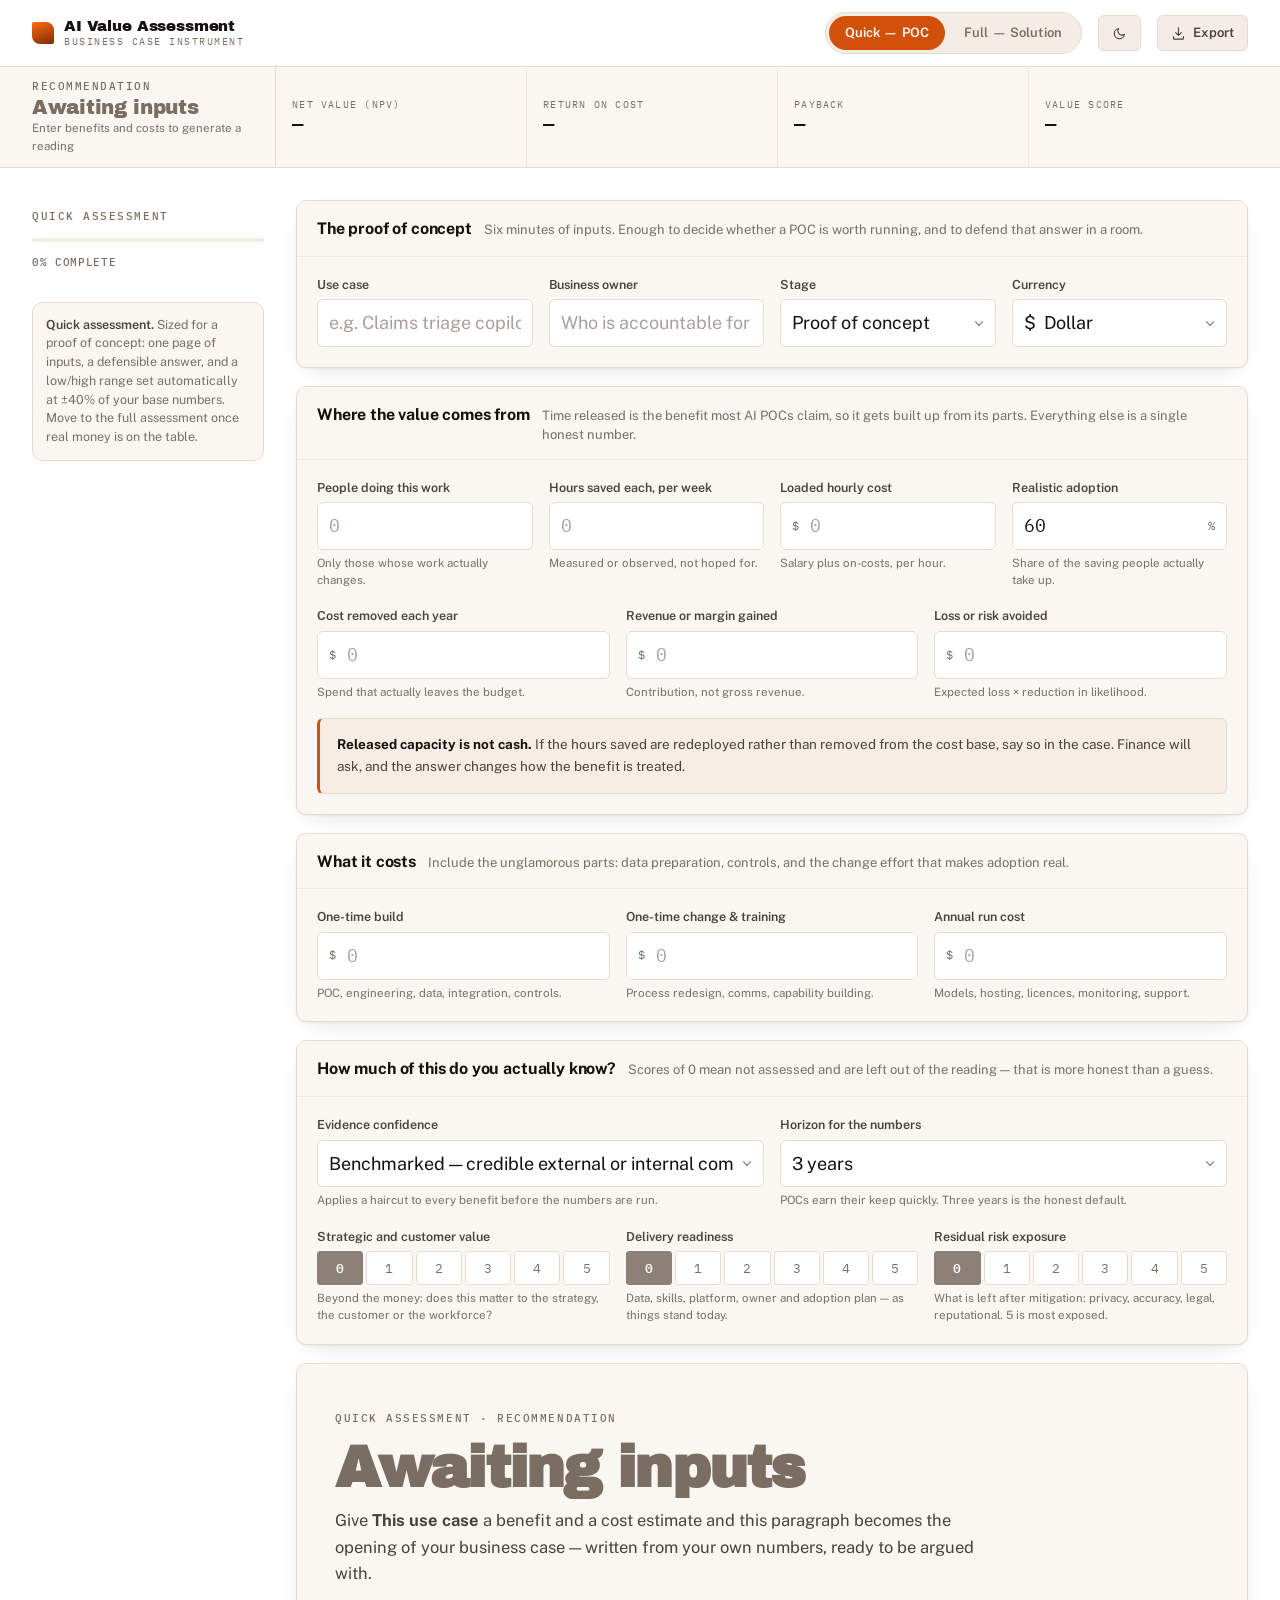
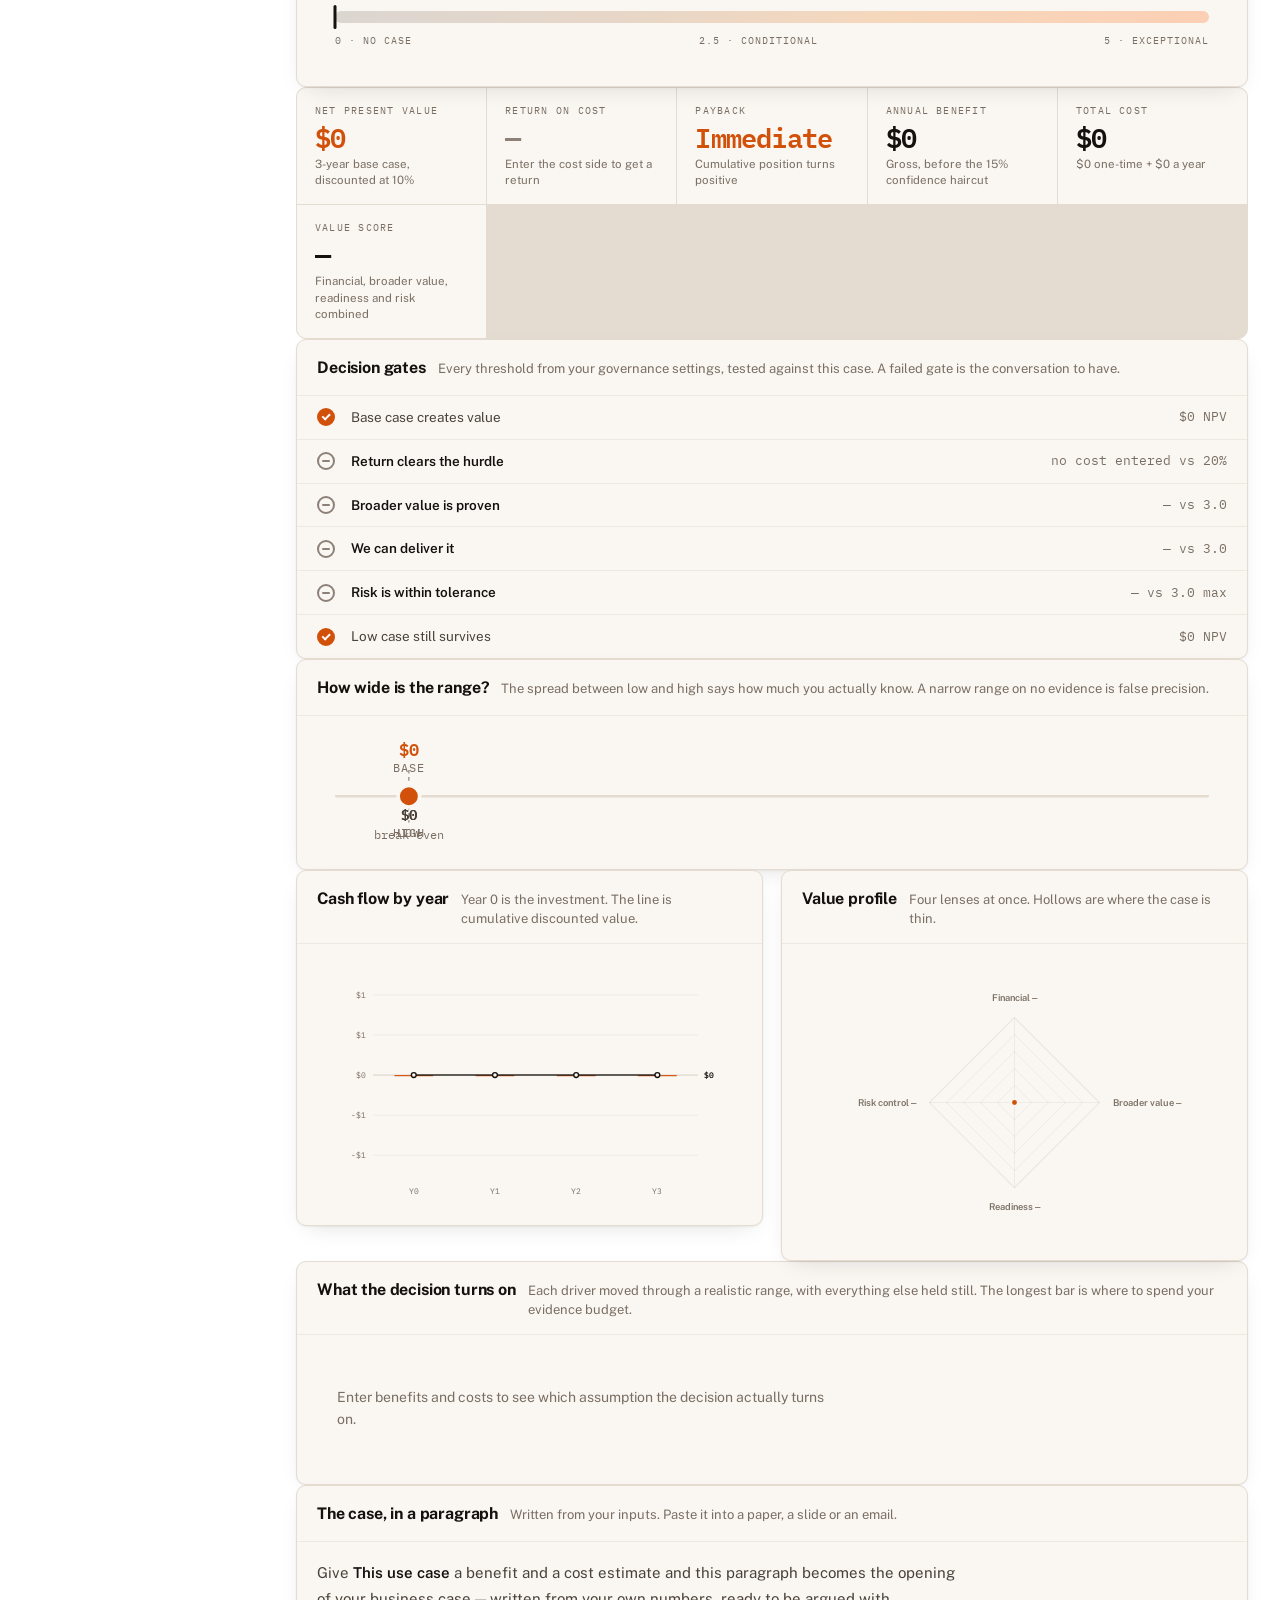
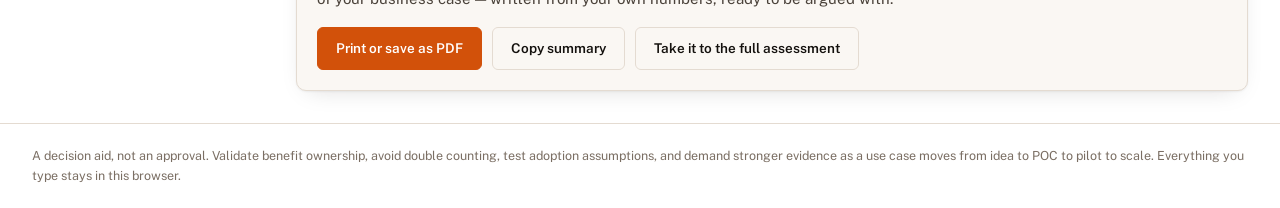
<file: ai-value-calculator.html>
<!doctype html>
<html lang="en-AU">
<head>
<meta charset="UTF-8">
<meta name="viewport" content="width=device-width, initial-scale=1.0">
<meta name="color-scheme" content="dark light">
<title>AI Value Assessment</title>
<meta name="description" content="Build the business case for an AI proof of concept or a full AI solution. Quick assessment for POCs, full assessment for detailed solutions.">
<link rel="preconnect" href="https://fonts.googleapis.com">
<link rel="preconnect" href="https://fonts.gstatic.com" crossorigin>
<link rel="stylesheet" href="https://fonts.googleapis.com/css2?family=Archivo+Black&family=IBM+Plex+Mono:wght@400;500;600&family=Public+Sans:wght@400;500;600;700&display=swap">
<style>
/* ==========================================================================
   AI VALUE ASSESSMENT — design tokens
   Furnace palette: a case that carries heat is worth funding. Warm near-black
   ground, flame accent, ash for anything with no heat in it.
   ========================================================================== */

:root {
  /* Light theme is the base layer. Dark is defined further down. */
  --ink:        #FFFFFF;
  --surface:    #FAF7F3;
  --surface-2:  #F3EDE6;
  --raise:      #FFFFFF;
  --line:       #E4DBD1;
  --line-soft:  #EFE8E0;
  --text:       #14110E;
  --text-2:     #4A423A;
  --muted:      #7A6E63;
  --flame:      #D2510A;
  --flame-hot:  #FF6A13;
  --ember:      #E8862F;
  --ash:        #8C8078;
  --char:       #7A2D05;
  --on-flame:   #FFFFFF;
  --grid:       rgba(20,17,14,.07);
  --shadow:     0 1px 2px rgba(20,17,14,.05), 0 8px 24px -12px rgba(20,17,14,.18);
  --shadow-lg:  0 24px 60px -28px rgba(20,17,14,.35);
  --glow:       none;

  --f-display: "Archivo Black", "Arial Black", Impact, sans-serif;
  --f-body:    "Public Sans", -apple-system, BlinkMacSystemFont, "Segoe UI", Roboto, sans-serif;
  --f-mono:    "IBM Plex Mono", ui-monospace, SFMono-Regular, Menlo, monospace;

  --r-sm: 3px;
  --r:    6px;
  --r-lg: 10px;

  --step: clamp(14px, 1.6vw, 18px);
  --gut:  clamp(16px, 3vw, 32px);
  --rail: 232px;
}

@media (prefers-color-scheme: dark) {
  :root:not([data-theme="light"]) {
    --ink:       #0C0B0A;
    --surface:   #131010;
    --surface-2: #1B1714;
    --raise:     #211C18;
    --line:      #332B24;
    --line-soft: #251F1A;
    --text:      #FBF7F2;
    --text-2:    #D6CCC1;
    --muted:     #A09386;
    --flame:     #FF6A13;
    --flame-hot: #FF8A3D;
    --ember:     #FFA24D;
    --ash:       #7A6E63;
    --char:      #B4470C;
    --on-flame:  #140D06;
    --grid:      rgba(251,247,242,.06);
    --shadow:    0 1px 0 rgba(255,255,255,.03), 0 10px 30px -18px rgba(0,0,0,.9);
    --shadow-lg: 0 30px 80px -40px rgba(0,0,0,1);
    --glow:      0 0 24px -6px rgba(255,106,19,.45);
  }
}

:root[data-theme="dark"] {
  --ink:       #0C0B0A;
  --surface:   #131010;
  --surface-2: #1B1714;
  --raise:     #211C18;
  --line:      #332B24;
  --line-soft: #251F1A;
  --text:      #FBF7F2;
  --text-2:    #D6CCC1;
  --muted:     #A09386;
  --flame:     #FF6A13;
  --flame-hot: #FF8A3D;
  --ember:     #FFA24D;
  --ash:       #7A6E63;
  --char:      #B4470C;
  --on-flame:  #140D06;
  --grid:      rgba(251,247,242,.06);
  --shadow:    0 1px 0 rgba(255,255,255,.03), 0 10px 30px -18px rgba(0,0,0,.9);
  --shadow-lg: 0 30px 80px -40px rgba(0,0,0,1);
  --glow:      0 0 24px -6px rgba(255,106,19,.45);
}

/* ========================================================================== */

*, *::before, *::after { box-sizing: border-box; }

body, h1, h2, h3, h4, p, ul, ol, li, figure, dl, dd {
  margin: 0;
  padding: 0;
}
ul, ol { list-style: none; }

html { -webkit-text-size-adjust: 100%; }

body {
  background: var(--ink);
  color: var(--text);
  font-family: var(--f-body);
  font-size: var(--step);
  line-height: 1.55;
  -webkit-font-smoothing: antialiased;
  text-rendering: optimizeLegibility;
}

a { color: var(--flame); text-decoration: none; }
a:hover { text-decoration: underline; }

button, input, select, textarea { font: inherit; color: inherit; }

:focus-visible {
  outline: 2px solid var(--flame-hot);
  outline-offset: 2px;
  border-radius: var(--r-sm);
}

.skip {
  position: absolute;
  left: -9999px;
  top: 0;
  background: var(--flame);
  color: var(--on-flame);
  padding: 10px 16px;
  z-index: 200;
  font-weight: 700;
}
.skip:focus { left: 8px; top: 8px; }

.vh {
  position: absolute;
  width: 1px; height: 1px;
  padding: 0; margin: -1px;
  overflow: hidden;
  clip: rect(0 0 0 0);
  white-space: nowrap;
  border: 0;
}

/* ==========================================================================
   TYPE
   ========================================================================== */

.label {
  font-family: var(--f-mono);
  font-size: 11px;
  font-weight: 500;
  letter-spacing: .14em;
  text-transform: uppercase;
  color: var(--muted);
}

.num { font-family: var(--f-mono); font-variant-numeric: tabular-nums; }

h2, h3 { text-wrap: balance; }

/* ==========================================================================
   HEADER
   ========================================================================== */

.top {
  position: sticky;
  top: 0;
  z-index: 60;
  display: flex;
  align-items: center;
  gap: 16px;
  padding: 12px var(--gut);
  background: color-mix(in srgb, var(--ink) 88%, transparent);
  backdrop-filter: blur(14px);
  border-bottom: 1px solid var(--line);
}

.mark {
  display: flex;
  align-items: center;
  gap: 10px;
  font-family: var(--f-display);
  font-size: 15px;
  letter-spacing: -.01em;
  line-height: 1;
  white-space: nowrap;
}

.mark-flame {
  width: 22px;
  height: 22px;
  flex: none;
  border-radius: 2px 8px 2px 8px;
  background: linear-gradient(160deg, var(--flame-hot), var(--char));
  box-shadow: var(--glow);
}

.mark small {
  display: block;
  font-family: var(--f-mono);
  font-size: 9.5px;
  letter-spacing: .16em;
  font-weight: 400;
  color: var(--muted);
  margin-top: 3px;
}

.top-spacer { flex: 1 1 auto; }

/* Mode switch — the single most important control on the page. */
.switch {
  display: flex;
  padding: 3px;
  gap: 3px;
  background: var(--surface-2);
  border: 1px solid var(--line);
  border-radius: 999px;
}

.switch button {
  border: 0;
  background: transparent;
  color: var(--muted);
  padding: 7px 16px;
  border-radius: 999px;
  cursor: pointer;
  font-size: 13px;
  font-weight: 600;
  letter-spacing: .01em;
  white-space: nowrap;
  transition: background .18s ease, color .18s ease;
}
.switch button:hover { color: var(--text); }
.switch button[aria-pressed="true"] {
  background: var(--flame);
  color: var(--on-flame);
  box-shadow: var(--glow);
}

.icon-btn {
  display: inline-flex;
  align-items: center;
  justify-content: center;
  gap: 7px;
  height: 36px;
  padding: 0 13px;
  background: var(--surface-2);
  border: 1px solid var(--line);
  border-radius: var(--r);
  color: var(--text-2);
  cursor: pointer;
  font-size: 13px;
  font-weight: 600;
  transition: border-color .18s ease, color .18s ease, background .18s ease;
}
.icon-btn:hover { border-color: var(--flame); color: var(--text); }
.icon-btn svg { width: 15px; height: 15px; flex: none; }

.menu-wrap { position: relative; }

.menu {
  position: absolute;
  right: 0;
  top: calc(100% + 8px);
  min-width: 232px;
  background: var(--raise);
  border: 1px solid var(--line);
  border-radius: var(--r-lg);
  box-shadow: var(--shadow-lg);
  padding: 6px;
  display: none;
  z-index: 80;
}
.menu[data-open="true"] { display: block; }

.menu button {
  display: flex;
  align-items: center;
  gap: 10px;
  width: 100%;
  text-align: left;
  border: 0;
  background: transparent;
  padding: 9px 11px;
  border-radius: var(--r);
  cursor: pointer;
  font-size: 14px;
  color: var(--text-2);
}
.menu button:hover { background: var(--surface-2); color: var(--text); }
.menu hr { border: 0; border-top: 1px solid var(--line-soft); margin: 6px 4px; }
.menu .danger:hover { color: var(--flame-hot); }

/* ==========================================================================
   READOUT BAR — always-live instrument strip under the header
   ========================================================================== */

.readout {
  position: sticky;
  top: 61px;
  z-index: 55;
  display: grid;
  grid-template-columns: minmax(220px, 1.1fr) repeat(4, minmax(0, 1fr));
  align-items: stretch;
  border-bottom: 1px solid var(--line);
  background:
    linear-gradient(var(--surface), var(--surface)) padding-box,
    var(--surface);
}

.verdict {
  display: flex;
  flex-direction: column;
  justify-content: center;
  gap: 2px;
  padding: 11px var(--gut);
  border-right: 1px solid var(--line);
  position: relative;
  overflow: hidden;
}

/* Heat wash behind the verdict, intensity driven by --heat (0–1). */
.verdict::before {
  content: "";
  position: absolute;
  inset: 0;
  background: linear-gradient(100deg,
    color-mix(in srgb, var(--flame) calc(var(--heat, 0) * 34%), transparent),
    transparent 78%);
  pointer-events: none;
  transition: background .5s ease;
}

.verdict > * { position: relative; }

.verdict-word {
  font-family: var(--f-display);
  font-size: clamp(15px, 1.9vw, 20px);
  letter-spacing: -.015em;
  line-height: 1.05;
  color: var(--verdict-col, var(--text));
}

.verdict-sub { font-size: 11.5px; color: var(--muted); }

.stat {
  display: flex;
  flex-direction: column;
  justify-content: center;
  gap: 1px;
  padding: 11px 16px;
  border-right: 1px solid var(--line-soft);
  min-width: 0;
}
.stat:last-child { border-right: 0; }

.stat-k {
  font-family: var(--f-mono);
  font-size: 9.5px;
  letter-spacing: .13em;
  text-transform: uppercase;
  color: var(--muted);
  white-space: nowrap;
  overflow: hidden;
  text-overflow: ellipsis;
}

.stat-v {
  font-family: var(--f-mono);
  font-variant-numeric: tabular-nums;
  font-size: clamp(15px, 1.7vw, 19px);
  font-weight: 600;
  letter-spacing: -.02em;
  line-height: 1.2;
}
.stat-v.pos { color: var(--flame); }
.stat-v.neg { color: var(--ash); }

/* ==========================================================================
   SHELL
   ========================================================================== */

.shell {
  display: grid;
  grid-template-columns: var(--rail) minmax(0, 1fr);
  align-items: start;
  gap: var(--gut);
  max-width: 1520px;
  margin: 0 auto;
  padding: var(--gut);
}

.rail { position: sticky; top: 148px; }

.rail-head { margin-bottom: 10px; }

.steps { display: flex; flex-direction: column; gap: 2px; }

.steps button {
  display: grid;
  grid-template-columns: 26px 1fr;
  align-items: center;
  gap: 10px;
  width: 100%;
  text-align: left;
  border: 0;
  background: transparent;
  color: var(--muted);
  padding: 9px 10px;
  border-radius: var(--r);
  cursor: pointer;
  font-size: 13.5px;
  font-weight: 600;
  position: relative;
  transition: background .16s ease, color .16s ease;
}
.steps button:hover { background: var(--surface-2); color: var(--text); }

.steps button[aria-current="true"] {
  background: var(--surface-2);
  color: var(--text);
  box-shadow: inset 2px 0 0 var(--flame);
}

.step-i {
  font-family: var(--f-mono);
  font-size: 10.5px;
  letter-spacing: .05em;
  color: var(--ash);
  border: 1px solid var(--line);
  border-radius: 999px;
  height: 22px;
  display: grid;
  place-items: center;
}
.steps button[aria-current="true"] .step-i {
  border-color: var(--flame);
  color: var(--flame);
}
.steps button[data-done="true"] .step-i {
  background: var(--flame);
  border-color: var(--flame);
  color: var(--on-flame);
}

.rail-note {
  margin-top: 18px;
  padding: 13px;
  border: 1px solid var(--line);
  border-radius: var(--r-lg);
  background: var(--surface);
  font-size: 12.5px;
  color: var(--muted);
  line-height: 1.5;
}
.rail-note strong { color: var(--text-2); font-weight: 600; }

/* Completion meter */
.meter {
  height: 4px;
  border-radius: 999px;
  background: var(--surface-2);
  overflow: hidden;
  margin: 10px 0 4px;
}
.meter i {
  display: block;
  height: 100%;
  background: linear-gradient(90deg, var(--char), var(--flame-hot));
  transition: width .45s cubic-bezier(.22,1,.36,1);
}

/* ==========================================================================
   PANELS & CARDS
   ========================================================================== */

.work { min-width: 0; display: flex; flex-direction: column; gap: 18px; }

.panel { display: none; flex-direction: column; gap: 18px; }
.panel[data-active="true"] { display: flex; animation: rise .32s cubic-bezier(.22,1,.36,1); }

@keyframes rise {
  from { opacity: 0; transform: translateY(8px); }
  to   { opacity: 1; transform: none; }
}

.card {
  background: var(--surface);
  border: 1px solid var(--line);
  border-radius: var(--r-lg);
  box-shadow: var(--shadow);
  overflow: hidden;
}

.card-h {
  display: flex;
  align-items: baseline;
  gap: 12px;
  flex-wrap: wrap;
  padding: 16px 20px 14px;
  border-bottom: 1px solid var(--line-soft);
}

.card-h h2, .card-h h3 {
  font-family: var(--f-body);
  font-size: 16px;
  font-weight: 700;
  letter-spacing: -.01em;
}

.card-h p {
  flex: 1 1 260px;
  font-size: 13px;
  color: var(--muted);
  line-height: 1.5;
}

.card-b { padding: 18px 20px 20px; }
.card-b.flush { padding: 0; }

.hint {
  font-size: 12.5px;
  color: var(--muted);
  line-height: 1.55;
  max-width: 68ch;
}

/* ==========================================================================
   FIELDS
   ========================================================================== */

.grid {
  display: grid;
  grid-template-columns: repeat(auto-fit, minmax(212px, 1fr));
  gap: 14px 16px;
}
.grid.two { grid-template-columns: repeat(auto-fit, minmax(280px, 1fr)); }
.grid.wide { grid-template-columns: 1fr; }

.field { display: flex; flex-direction: column; gap: 5px; min-width: 0; }

.field > label {
  font-size: 12.5px;
  font-weight: 600;
  color: var(--text-2);
  display: flex;
  align-items: center;
  gap: 6px;
}

.field .sub { font-size: 11.5px; color: var(--muted); line-height: 1.45; }

.control {
  display: flex;
  align-items: center;
  background: var(--raise);
  border: 1px solid var(--line);
  border-radius: var(--r);
  transition: border-color .16s ease, box-shadow .16s ease;
}
.control:focus-within {
  border-color: var(--flame);
  box-shadow: 0 0 0 3px color-mix(in srgb, var(--flame) 18%, transparent);
}

.control .affix {
  font-family: var(--f-mono);
  font-size: 12px;
  color: var(--muted);
  padding: 0 0 0 11px;
  flex: none;
}
.control .affix.suffix { padding: 0 11px 0 0; }

.control input,
.control select,
.control textarea {
  flex: 1 1 auto;
  min-width: 0;
  width: 100%;
  border: 0;
  background: transparent;
  padding: 9px 11px;
  border-radius: var(--r);
}
.control input:focus, .control select:focus, .control textarea:focus { outline: none; }
.control input[type="number"] { font-family: var(--f-mono); font-variant-numeric: tabular-nums; }
.control select { cursor: pointer; appearance: none; padding-right: 30px; }

.control.select-wrap { position: relative; }
.control.select-wrap::after {
  content: "";
  position: absolute;
  right: 13px;
  top: 50%;
  width: 6px; height: 6px;
  border-right: 1.6px solid var(--muted);
  border-bottom: 1.6px solid var(--muted);
  transform: translateY(-70%) rotate(45deg);
  pointer-events: none;
}

textarea { resize: vertical; min-height: 74px; line-height: 1.5; font-size: 14px; }

input[type="number"]::-webkit-outer-spin-button,
input[type="number"]::-webkit-inner-spin-button { -webkit-appearance: none; margin: 0; }
input[type="number"] { -moz-appearance: textfield; }

::placeholder { color: var(--ash); opacity: .75; }

/* Segmented score control — 0..5, reads as a heat ladder */
.score {
  display: flex;
  gap: 3px;
}

.score button {
  flex: 1 1 0;
  min-width: 0;
  height: 34px;
  border: 1px solid var(--line);
  background: var(--raise);
  color: var(--muted);
  font-family: var(--f-mono);
  font-size: 12.5px;
  cursor: pointer;
  border-radius: var(--r-sm);
  transition: background .14s ease, color .14s ease, border-color .14s ease, transform .14s ease;
}
.score button:hover { border-color: var(--ember); color: var(--text); transform: translateY(-1px); }
.score button[aria-pressed="true"] {
  background: var(--sc, var(--flame));
  border-color: var(--sc, var(--flame));
  color: var(--on-flame);
  font-weight: 600;
}
.score button[data-zero="true"][aria-pressed="true"] {
  background: var(--ash);
  border-color: var(--ash);
}

/* ==========================================================================
   TABLES
   ========================================================================== */

.tw { overflow-x: auto; }

table { width: 100%; border-collapse: collapse; min-width: 620px; }

thead th {
  text-align: left;
  font-family: var(--f-mono);
  font-size: 10px;
  font-weight: 500;
  letter-spacing: .12em;
  text-transform: uppercase;
  color: var(--muted);
  padding: 11px 12px;
  border-bottom: 1px solid var(--line);
  background: var(--surface-2);
  white-space: nowrap;
  position: sticky;
  top: 0;
}

tbody td {
  padding: 9px 12px;
  border-bottom: 1px solid var(--line-soft);
  vertical-align: middle;
  font-size: 13.5px;
}

tbody tr:last-child td { border-bottom: 0; }
tbody tr:hover { background: color-mix(in srgb, var(--flame) 4%, transparent); }

td.name { font-weight: 600; color: var(--text); min-width: 190px; }
td.name .sub { display: block; font-weight: 400; margin-top: 2px; }

td.n { width: 128px; }
td.w { width: 96px; }
td.sc { width: 230px; }
td.ev { min-width: 200px; }

td.out {
  font-family: var(--f-mono);
  font-variant-numeric: tabular-nums;
  text-align: right;
  color: var(--text-2);
}

tfoot td {
  padding: 11px 12px;
  border-top: 1px solid var(--line);
  font-size: 13px;
  font-weight: 600;
  background: var(--surface-2);
}
tfoot td.out { color: var(--flame); font-size: 14px; }

.cellinput {
  width: 100%;
  border: 1px solid transparent;
  background: color-mix(in srgb, var(--flame) 7%, transparent);
  border-radius: var(--r-sm);
  padding: 7px 9px;
  font-family: var(--f-mono);
  font-variant-numeric: tabular-nums;
  font-size: 13px;
  text-align: right;
  transition: border-color .14s ease, background .14s ease;
}
.cellinput:focus {
  outline: none;
  border-color: var(--flame);
  background: var(--raise);
}
.cellinput.text { text-align: left; font-family: var(--f-body); background: transparent; border-color: var(--line-soft); }
.cellinput.text:focus { background: var(--raise); }

/* ==========================================================================
   DASHBOARD
   ========================================================================== */

.hero-verdict {
  position: relative;
  overflow: hidden;
  border: 1px solid var(--line);
  border-radius: var(--r-lg);
  background: var(--surface);
  padding: clamp(22px, 3.4vw, 38px);
  box-shadow: var(--shadow);
}

.hero-verdict::before {
  content: "";
  position: absolute;
  inset: 0;
  background:
    radial-gradient(120% 150% at 4% 0%,
      color-mix(in srgb, var(--flame) calc(var(--heat, 0) * 30%), transparent),
      transparent 62%);
  transition: background .6s ease;
  pointer-events: none;
}
.hero-verdict > * { position: relative; }

.hero-verdict h2 {
  font-family: var(--f-display);
  font-size: clamp(30px, 5.4vw, 58px);
  line-height: .96;
  letter-spacing: -.032em;
  margin: 10px 0 12px;
  color: var(--verdict-col, var(--text));
}

.hero-verdict .why {
  font-size: clamp(14px, 1.5vw, 16.5px);
  color: var(--text-2);
  max-width: 66ch;
  line-height: 1.6;
}

/* Assessment strip — the heat reading, 0 to 5 composite */
.assessment { margin-top: 24px; }

.assessment-track {
  position: relative;
  height: 12px;
  border-radius: 999px;
  background: linear-gradient(90deg,
    var(--ash) 0%,
    color-mix(in srgb, var(--ember) 55%, var(--ash)) 38%,
    var(--ember) 62%,
    var(--flame-hot) 100%);
  opacity: .28;
}

.assessment-fill {
  position: absolute;
  inset: 0 auto 0 0;
  border-radius: 999px;
  background: inherit;
  opacity: 0;
}

.assessment-wrap { position: relative; }

.assessment-live {
  position: absolute;
  inset: 0;
  border-radius: 999px;
  overflow: hidden;
}
.assessment-live i {
  position: absolute;
  inset: 0;
  width: 100%;
  border-radius: 999px;
  background: linear-gradient(90deg,
    var(--ash) 0%,
    color-mix(in srgb, var(--ember) 55%, var(--ash)) 38%,
    var(--ember) 62%,
    var(--flame-hot) 100%);
  clip-path: inset(0 calc(100% - var(--fill, 0%)) 0 0 round 999px);
  transition: clip-path .6s cubic-bezier(.22,1,.36,1);
}

.assessment-pin {
  position: absolute;
  top: -6px;
  width: 3px;
  height: 24px;
  border-radius: 2px;
  background: var(--text);
  left: var(--fill, 0%);
  transform: translateX(-50%);
  transition: left .6s cubic-bezier(.22,1,.36,1);
}

.assessment-scale {
  display: flex;
  justify-content: space-between;
  margin-top: 10px;
  font-family: var(--f-mono);
  font-size: 10px;
  letter-spacing: .1em;
  text-transform: uppercase;
  color: var(--muted);
}

/* KPI grid */
.kpis {
  display: grid;
  grid-template-columns: repeat(auto-fit, minmax(178px, 1fr));
  gap: 1px;
  background: var(--line);
  border: 1px solid var(--line);
  border-radius: var(--r-lg);
  overflow: hidden;
}

.kpi {
  background: var(--surface);
  padding: 16px 18px 15px;
  display: flex;
  flex-direction: column;
  gap: 3px;
  min-width: 0;
}

.kpi-k {
  font-family: var(--f-mono);
  font-size: 9.5px;
  letter-spacing: .13em;
  text-transform: uppercase;
  color: var(--muted);
}

.kpi-v {
  font-family: var(--f-mono);
  font-variant-numeric: tabular-nums;
  font-size: clamp(20px, 2.5vw, 27px);
  font-weight: 600;
  letter-spacing: -.03em;
  line-height: 1.15;
}
.kpi-v.pos { color: var(--flame); }
.kpi-v.neg { color: var(--ash); }

.kpi-n { font-size: 11.5px; color: var(--muted); line-height: 1.45; }

/* Gate checklist */
.gates { display: flex; flex-direction: column; }

.gate {
  display: grid;
  grid-template-columns: 22px 1fr auto;
  align-items: center;
  gap: 12px;
  padding: 11px 20px;
  border-bottom: 1px solid var(--line-soft);
  font-size: 13.5px;
}
.gate:last-child { border-bottom: 0; }

.gate-dot {
  width: 18px; height: 18px;
  border-radius: 50%;
  border: 2px solid var(--line);
  display: grid;
  place-items: center;
  flex: none;
}
.gate[data-pass="true"] .gate-dot {
  background: var(--flame);
  border-color: var(--flame);
}
.gate[data-pass="true"] .gate-dot::after {
  content: "";
  width: 8px; height: 4.5px;
  border-left: 2px solid var(--on-flame);
  border-bottom: 2px solid var(--on-flame);
  transform: rotate(-45deg) translate(1px, -1px);
}
.gate[data-pass="false"] .gate-dot { border-color: var(--ash); }
.gate[data-pass="false"] .gate-dot::after {
  content: "";
  width: 8px;
  height: 2px;
  background: var(--ash);
  border-radius: 1px;
}

.gate-name { color: var(--text-2); }
.gate[data-pass="false"] .gate-name { color: var(--text); font-weight: 600; }

.gate-val {
  font-family: var(--f-mono);
  font-variant-numeric: tabular-nums;
  font-size: 12.5px;
  color: var(--muted);
  text-align: right;
  white-space: nowrap;
}

/* Narrative */
.story {
  font-size: 15px;
  line-height: 1.7;
  color: var(--text-2);
  max-width: 72ch;
}
.story strong { color: var(--text); font-weight: 600; }
.story .fig { font-family: var(--f-mono); font-variant-numeric: tabular-nums; color: var(--flame); font-weight: 600; }

.story-actions { display: flex; gap: 10px; flex-wrap: wrap; margin-top: 16px; }

/* Charts */
.charts {
  display: grid;
  grid-template-columns: repeat(auto-fit, minmax(320px, 1fr));
  align-items: start;
  gap: 18px;
}

.chart-wrap { width: 100%; overflow-x: auto; }
svg.chart { display: block; width: 100%; height: auto; }

.legend {
  display: flex;
  gap: 16px;
  flex-wrap: wrap;
  margin-top: 12px;
  font-size: 12px;
  color: var(--muted);
}
.legend span { display: inline-flex; align-items: center; gap: 6px; }
.legend i { width: 11px; height: 11px; border-radius: 2px; display: block; }

/* Sensitivity list */
.sens { display: flex; flex-direction: column; gap: 12px; }

.sens-row {
  display: grid;
  grid-template-columns: 1fr;
  gap: 5px;
}

.sens-top {
  display: flex;
  justify-content: space-between;
  align-items: baseline;
  gap: 12px;
  font-size: 13px;
}
.sens-top b { font-weight: 600; color: var(--text-2); }
.sens-top .num { color: var(--text); font-size: 13px; }

.sens-bar {
  height: 7px;
  border-radius: 999px;
  background: var(--surface-2);
  overflow: hidden;
}
.sens-bar i {
  display: block;
  height: 100%;
  border-radius: 999px;
  background: linear-gradient(90deg, var(--char), var(--flame-hot));
  transition: width .5s cubic-bezier(.22,1,.36,1);
}

/* Callout */
.callout {
  display: flex;
  gap: 13px;
  padding: 15px 17px;
  border: 1px solid var(--line);
  border-left: 3px solid var(--flame);
  border-radius: var(--r);
  background: color-mix(in srgb, var(--flame) 6%, var(--surface));
  font-size: 13.5px;
  line-height: 1.6;
  color: var(--text-2);
}
.callout b { color: var(--text); }

/* Checklist */
.checks { display: grid; grid-template-columns: repeat(auto-fit, minmax(290px, 1fr)); gap: 10px; }

.check {
  display: grid;
  grid-template-columns: 20px 1fr;
  gap: 11px;
  align-items: start;
  padding: 12px 14px;
  border: 1px solid var(--line);
  border-radius: var(--r);
  background: var(--raise);
  cursor: pointer;
  transition: border-color .16s ease;
}
.check:hover { border-color: var(--ember); }
.check input { accent-color: var(--flame); width: 17px; height: 17px; margin-top: 2px; }
.check b { display: block; font-size: 13.5px; font-weight: 600; }
.check span { font-size: 12px; color: var(--muted); line-height: 1.45; }

/* Buttons */
.btn {
  display: inline-flex;
  align-items: center;
  gap: 8px;
  padding: 10px 18px;
  border-radius: var(--r);
  border: 1px solid var(--flame);
  background: var(--flame);
  color: var(--on-flame);
  font-size: 13.5px;
  font-weight: 600;
  cursor: pointer;
  transition: transform .14s ease, box-shadow .16s ease, background .16s ease;
}
.btn:hover { transform: translateY(-1px); box-shadow: var(--glow); text-decoration: none; }

.btn.ghost {
  background: transparent;
  color: var(--text);
  border-color: var(--line);
}
.btn.ghost:hover { border-color: var(--flame); box-shadow: none; }

.btn svg { width: 15px; height: 15px; }

/* Empty state */
.empty {
  display: flex;
  flex-direction: column;
  align-items: flex-start;
  gap: 12px;
  padding: 34px 20px;
  text-align: left;
  color: var(--muted);
  font-size: 14px;
  max-width: 60ch;
}

/* Range pill */
.rangepill {
  display: inline-flex;
  align-items: center;
  gap: 7px;
  font-family: var(--f-mono);
  font-size: 11px;
  letter-spacing: .06em;
  padding: 4px 10px;
  border: 1px solid var(--line);
  border-radius: 999px;
  color: var(--muted);
}
.rangepill b { color: var(--text); font-weight: 600; }

/* ==========================================================================
   RESPONSIVE
   ========================================================================== */

@media (max-width: 1080px) {
  .shell { grid-template-columns: minmax(0, 1fr); }
  .rail { position: static; }
  .steps {
    flex-direction: row;
    min-width: 0;
    overflow-x: auto;
    gap: 6px;
    padding-bottom: 4px;
    scrollbar-width: thin;
  }
  .steps button { width: auto; white-space: nowrap; flex: none; }
  .rail-note { display: none; }
  .readout { grid-template-columns: 1fr 1fr; }
  .verdict { grid-column: 1 / -1; border-right: 0; border-bottom: 1px solid var(--line); }
  .stat:nth-child(even) { border-right: 0; }
  .stat { border-bottom: 1px solid var(--line-soft); }
}

@media (max-width: 620px) {
  .top { flex-wrap: wrap; gap: 10px; padding: 10px 16px; }
  .top-spacer { display: none; }
  .switch { order: 3; width: 100%; }
  .switch button { flex: 1 1 0; }
  .readout { top: 0; position: static; }
  .stat-v { font-size: 17px; }
}

@media (prefers-reduced-motion: reduce) {
  *, *::before, *::after {
    animation-duration: .001ms !important;
    transition-duration: .001ms !important;
  }
}

/* ==========================================================================
   PRINT — the business-case one-pager
   ========================================================================== */

@media print {
  :root {
    --ink: #fff; --surface: #fff; --surface-2: #fff; --raise: #fff;
    --line: #bbb; --line-soft: #ddd;
    --text: #000; --text-2: #222; --muted: #555;
    --flame: #C2410C; --on-flame: #fff;
    --shadow: none; --shadow-lg: none; --glow: none;
  }
  .top, .readout, .rail, .story-actions, .no-print { display: none !important; }
  .shell { display: block; padding: 0; max-width: none; }
  .panel { display: flex !important; }
  .panel:not([data-active="true"]) { display: none !important; }
  .card, .hero-verdict, .kpis { break-inside: avoid; box-shadow: none; }
  body { font-size: 11pt; }
  .hero-verdict h2 { font-size: 30pt; }
  a { color: #000; }
  @page { margin: 14mm; }
}
</style>
</head>
<body>
<a class="skip" href="#work">Skip to the calculator</a>

<header class="top">
  <div class="mark">
    <span class="mark-flame" aria-hidden="true"></span>
    <span>AI Value Assessment
      <small>BUSINESS CASE INSTRUMENT</small>
    </span>
  </div>

  <div class="top-spacer"></div>

  <div class="switch" role="group" aria-label="Assessment depth">
    <button type="button" id="mode-simple" aria-pressed="true">Quick&nbsp;— POC</button>
    <button type="button" id="mode-full" aria-pressed="false">Full&nbsp;— Solution</button>
  </div>

  <button type="button" class="icon-btn" id="theme-btn" aria-label="Switch colour theme">
    <svg viewBox="0 0 24 24" fill="none" stroke="currentColor" stroke-width="1.8" aria-hidden="true">
      <path d="M20 13.2A8.2 8.2 0 1 1 10.8 4a6.6 6.6 0 0 0 9.2 9.2Z" stroke-linejoin="round"/>
    </svg>
  </button>

  <div class="menu-wrap">
    <button type="button" class="icon-btn" id="menu-btn" aria-expanded="false" aria-haspopup="true">
      <svg viewBox="0 0 24 24" fill="none" stroke="currentColor" stroke-width="1.8" aria-hidden="true">
        <path d="M12 3v12m0 0 4.5-4.5M12 15l-4.5-4.5M4 17v2.5A1.5 1.5 0 0 0 5.5 21h13a1.5 1.5 0 0 0 1.5-1.5V17" stroke-linecap="round" stroke-linejoin="round"/>
      </svg>
      Export
    </button>
    <div class="menu" id="menu" role="menu">
      <button type="button" id="act-print" role="menuitem">Print / save as PDF</button>
      <button type="button" id="act-copy" role="menuitem">Copy summary to clipboard</button>
      <hr>
      <button type="button" id="act-save" role="menuitem">Download this case (.json)</button>
      <button type="button" id="act-load" role="menuitem">Open a saved case</button>
      <hr>
      <button type="button" id="act-demo" role="menuitem">Load worked example</button>
      <button type="button" id="act-reset" role="menuitem" class="danger">Clear all inputs</button>
    </div>
    <input type="file" id="file-in" accept="application/json,.json" class="vh">
  </div>
</header>

<!-- Live readout: never leaves the screen, so every keystroke has a consequence -->
<div class="readout" id="readout" aria-live="polite">
  <div class="verdict" id="verdict-cell">
    <span class="label">Recommendation</span>
    <span class="verdict-word" id="verdict-word">Awaiting inputs</span>
    <span class="verdict-sub" id="verdict-sub">Enter benefits and costs to generate a reading</span>
  </div>
  <div class="stat"><span class="stat-k" id="k1-k">Net value (NPV)</span><span class="stat-v num" id="k1-v">—</span></div>
  <div class="stat"><span class="stat-k" id="k2-k">Return on cost</span><span class="stat-v num" id="k2-v">—</span></div>
  <div class="stat"><span class="stat-k" id="k3-k">Payback</span><span class="stat-v num" id="k3-v">—</span></div>
  <div class="stat"><span class="stat-k" id="k4-k">Value score</span><span class="stat-v num" id="k4-v">—</span></div>
</div>

<div class="shell">

  <!-- ===================== RAIL ===================== -->
  <aside class="rail">
    <div class="rail-head">
      <span class="label" id="rail-title">Quick assessment</span>
      <div class="meter"><i id="meter-fill" style="width:0%"></i></div>
      <span class="label" id="meter-text" style="letter-spacing:.06em">0% complete</span>
    </div>

    <nav class="steps" id="steps" aria-label="Sections"></nav>

    <div class="rail-note" id="rail-note"></div>
  </aside>

  <!-- ===================== WORK ===================== -->
  <main class="work" id="work">

    <!-- ============ QUICK (POC) ============ -->
    <section class="panel" data-panel="quick" data-active="true" aria-label="Quick assessment">

      <div class="card">
        <div class="card-h">
          <h2>The proof of concept</h2>
          <p>Six minutes of inputs. Enough to decide whether a POC is worth running, and to defend that answer in a room.</p>
        </div>
        <div class="card-b">
          <div class="grid">
            <div class="field">
              <label for="q-name">Use case</label>
              <div class="control"><input id="q-name" type="text" placeholder="e.g. Claims triage copilot"></div>
            </div>
            <div class="field">
              <label for="q-owner">Business owner</label>
              <div class="control"><input id="q-owner" type="text" placeholder="Who is accountable for the benefit"></div>
            </div>
            <div class="field">
              <label for="q-stage">Stage</label>
              <div class="control select-wrap">
                <select id="q-stage">
                  <option>Idea</option><option selected>Proof of concept</option>
                  <option>Pilot</option><option>Scale</option>
                </select>
              </div>
            </div>
            <div class="field">
              <label for="q-ccy">Currency</label>
              <div class="control select-wrap">
                <select id="q-ccy">
                  <option value="$" selected>$ &nbsp;Dollar</option>
                  <option value="£">£ &nbsp;Pound</option>
                  <option value="€">€ &nbsp;Euro</option>
                  <option value="¥">¥ &nbsp;Yen</option>
                  <option value="₹">₹ &nbsp;Rupee</option>
                </select>
              </div>
            </div>
          </div>
        </div>
      </div>

      <div class="card">
        <div class="card-h">
          <h2>Where the value comes from</h2>
          <p>Time released is the benefit most AI POCs claim, so it gets built up from its parts. Everything else is a single honest number.</p>
        </div>
        <div class="card-b">
          <div class="grid">
            <div class="field">
              <label for="q-people">People doing this work</label>
              <div class="control"><input id="q-people" type="number" min="0" step="1" placeholder="0"></div>
              <span class="sub">Only those whose work actually changes.</span>
            </div>
            <div class="field">
              <label for="q-hours">Hours saved each, per week</label>
              <div class="control"><input id="q-hours" type="number" min="0" step="0.25" placeholder="0"></div>
              <span class="sub">Measured or observed, not hoped for.</span>
            </div>
            <div class="field">
              <label for="q-rate">Loaded hourly cost</label>
              <div class="control"><span class="affix ccy">$</span><input id="q-rate" type="number" min="0" step="1" placeholder="0"></div>
              <span class="sub">Salary plus on-costs, per hour.</span>
            </div>
            <div class="field">
              <label for="q-adopt">Realistic adoption</label>
              <div class="control"><input id="q-adopt" type="number" min="0" max="100" step="5" value="60"><span class="affix suffix">%</span></div>
              <span class="sub">Share of the saving people actually take up.</span>
            </div>
          </div>

          <div class="grid" style="margin-top:18px">
            <div class="field">
              <label for="q-cost-out">Cost removed each year</label>
              <div class="control"><span class="affix ccy">$</span><input id="q-cost-out" type="number" min="0" step="1000" placeholder="0"></div>
              <span class="sub">Spend that actually leaves the budget.</span>
            </div>
            <div class="field">
              <label for="q-rev">Revenue or margin gained</label>
              <div class="control"><span class="affix ccy">$</span><input id="q-rev" type="number" min="0" step="1000" placeholder="0"></div>
              <span class="sub">Contribution, not gross revenue.</span>
            </div>
            <div class="field">
              <label for="q-risk-av">Loss or risk avoided</label>
              <div class="control"><span class="affix ccy">$</span><input id="q-risk-av" type="number" min="0" step="1000" placeholder="0"></div>
              <span class="sub">Expected loss × reduction in likelihood.</span>
            </div>
          </div>

          <div class="callout" style="margin-top:18px">
            <div><b>Released capacity is not cash.</b> If the hours saved are redeployed rather than removed from the cost base, say so in the case. Finance will ask, and the answer changes how the benefit is treated.</div>
          </div>
        </div>
      </div>

      <div class="card">
        <div class="card-h">
          <h2>What it costs</h2>
          <p>Include the unglamorous parts: data preparation, controls, and the change effort that makes adoption real.</p>
        </div>
        <div class="card-b">
          <div class="grid">
            <div class="field">
              <label for="q-build">One-time build</label>
              <div class="control"><span class="affix ccy">$</span><input id="q-build" type="number" min="0" step="1000" placeholder="0"></div>
              <span class="sub">POC, engineering, data, integration, controls.</span>
            </div>
            <div class="field">
              <label for="q-change">One-time change &amp; training</label>
              <div class="control"><span class="affix ccy">$</span><input id="q-change" type="number" min="0" step="1000" placeholder="0"></div>
              <span class="sub">Process redesign, comms, capability building.</span>
            </div>
            <div class="field">
              <label for="q-run">Annual run cost</label>
              <div class="control"><span class="affix ccy">$</span><input id="q-run" type="number" min="0" step="1000" placeholder="0"></div>
              <span class="sub">Models, hosting, licences, monitoring, support.</span>
            </div>
          </div>
        </div>
      </div>

      <div class="card">
        <div class="card-h">
          <h2>How much of this do you actually know?</h2>
          <p>Scores of 0 mean not assessed and are left out of the reading — that is more honest than a guess.</p>
        </div>
        <div class="card-b">
          <div class="grid two">
            <div class="field">
              <label for="q-conf">Evidence confidence</label>
              <div class="control select-wrap">
                <select id="q-conf">
                  <option value="1">Measured — benefits observed in this business</option>
                  <option value="0.85" selected>Benchmarked — credible external or internal comparison</option>
                  <option value="0.7">Estimated — reasoned assumption, no evidence yet</option>
                  <option value="0.5">Speculative — vendor claim or first guess</option>
                </select>
              </div>
              <span class="sub">Applies a haircut to every benefit before the numbers are run.</span>
            </div>
            <div class="field">
              <label>Horizon for the numbers</label>
              <div class="control select-wrap">
                <select id="q-horizon">
                  <option value="3" selected>3 years</option>
                  <option value="5">5 years</option>
                </select>
              </div>
              <span class="sub">POCs earn their keep quickly. Three years is the honest default.</span>
            </div>
          </div>

          <div class="grid two" style="margin-top:18px" id="q-scores"></div>
        </div>
      </div>

      <div id="quick-result"></div>
    </section>

    <!-- ============ FULL: GOVERNANCE ============ -->
    <section class="panel" data-panel="setup" aria-label="Governance">
      <div class="card">
        <div class="card-h">
          <h2>Decision thresholds</h2>
          <p>The bar this use case has to clear. Set these once for the organisation — not per use case, and not after seeing the answer.</p>
        </div>
        <div class="card-b">
          <div class="grid" id="setup-thresholds"></div>
        </div>
      </div>

      <div class="card">
        <div class="card-h">
          <h2>Portfolio weighting</h2>
          <p>How the four value lenses combine into one comparable score, so this use case can be ranked against others.</p>
        </div>
        <div class="card-b">
          <div class="grid" id="setup-weights"></div>
          <p class="hint" style="margin-top:14px" id="setup-weight-note"></p>
        </div>
      </div>

      <div class="card">
        <div class="card-h">
          <h2>The 0–5 scale</h2>
          <p>Used everywhere a judgement is scored. Evidence standard matters more than the number.</p>
        </div>
        <div class="card-b flush">
          <div class="tw"><table id="scale-table"></table></div>
        </div>
      </div>
    </section>

    <!-- ============ FULL: USE CASE ============ -->
    <section class="panel" data-panel="usecase" aria-label="Use case">
      <div class="card">
        <div class="card-h">
          <h2>Profile</h2>
          <p>Start with the business problem. A use case that opens with a technology has usually skipped a step.</p>
        </div>
        <div class="card-b">
          <div class="grid" id="uc-profile"></div>
        </div>
      </div>

      <div class="card">
        <div class="card-h">
          <h2>Value story and evidence</h2>
          <p>Written down, an assumption can be challenged. Left in someone's head, it gets approved.</p>
        </div>
        <div class="card-b">
          <div class="grid wide" id="uc-story"></div>
        </div>
      </div>
    </section>

    <!-- ============ FULL: FINANCIAL ============ -->
    <section class="panel" data-panel="financial" aria-label="Financial value">
      <div class="card">
        <div class="card-h">
          <h2>Annual gross benefits</h2>
          <p>Steady-state, in one currency. Give a low, base and high for each — the spread is the most informative thing on this page.</p>
          <span class="rangepill" id="ben-pill">Base <b id="ben-pill-v">—</b></span>
        </div>
        <div class="card-b flush">
          <div class="tw"><table id="benefit-table"></table></div>
        </div>
      </div>

      <div class="card">
        <div class="card-h">
          <h2>Costs</h2>
          <p>One-time investment sits at Year 0. Recurring cost runs for the whole horizon and grows with your cost assumption.</p>
          <span class="rangepill" id="cost-pill">Base <b id="cost-pill-v">—</b></span>
        </div>
        <div class="card-b flush">
          <div class="tw"><table id="cost-table"></table></div>
        </div>
      </div>

      <div class="card">
        <div class="card-h">
          <h2>Cash-flow assumptions</h2>
          <p>Benefits almost never land in full on day one. The ramp is where most optimistic business cases quietly break.</p>
        </div>
        <div class="card-b">
          <div class="grid" id="fin-assumptions"></div>
        </div>
      </div>

      <div class="card">
        <div class="card-h">
          <h2>Calculated value</h2>
          <p>Low, base and high carried all the way through. Decide on the base; stress-test on the low.</p>
        </div>
        <div class="card-b flush">
          <div class="tw"><table id="calc-table"></table></div>
        </div>
      </div>

      <div class="card">
        <div class="card-h">
          <h2>Net cash flow by year</h2>
          <p>Year 0 is the investment. The line crossing zero is your payback.</p>
        </div>
        <div class="card-b">
          <div class="chart-wrap" id="cashflow-chart"></div>
          <div class="legend">
            <span><i style="background:var(--flame)"></i>Base annual net cash flow</span>
            <span><i style="background:var(--ash)"></i>Investment / negative year</span>
            <span><i style="background:var(--text);height:3px;border-radius:2px"></i>Cumulative discounted value</span>
          </div>
        </div>
      </div>
    </section>

    <!-- ============ FULL: NON-FINANCIAL ============ -->
    <section class="panel" data-panel="nonfin" aria-label="Broader value">
      <div class="card">
        <div class="card-h">
          <h2>Broader value</h2>
          <p>The value that never reaches a spreadsheet but decides whether the solution survives. Score only where you hold evidence — leave the rest at 0.</p>
          <span class="rangepill">Weighted <b id="nf-pill-v">—</b></span>
        </div>
        <div class="card-b flush">
          <div class="tw"><table id="nf-table"></table></div>
        </div>
      </div>

      <div class="card">
        <div class="card-h"><h2>Value profile</h2><p>Four lenses on one shape. A spike with a hollow beside it is a case with a story problem.</p></div>
        <div class="card-b"><div class="chart-wrap" id="radar-chart"></div></div>
      </div>
    </section>

    <!-- ============ FULL: RISK & READINESS ============ -->
    <section class="panel" data-panel="risk" aria-label="Readiness and risk">
      <div class="card">
        <div class="card-h">
          <h2>Readiness and residual risk</h2>
          <p>Readiness: 5 is strongest, and score the state you are in today — not the one in the roadmap. Risk: 5 is the most exposed.</p>
          <span class="rangepill">Ready <b id="rr-pill-r">—</b> · Risk <b id="rr-pill-x">—</b></span>
        </div>
        <div class="card-b flush">
          <div class="tw"><table id="rr-table"></table></div>
        </div>
      </div>

      <div class="card">
        <div class="card-h"><h2>Where the exposure sits</h2><p>Readiness against residual risk, control area by control area. Anything low-and-hot is your critical path.</p></div>
        <div class="card-b"><div class="chart-wrap" id="rr-chart"></div>
          <div class="legend">
            <span><i style="background:var(--flame)"></i>Residual risk exposure</span>
            <span><i style="background:var(--ember);opacity:.45"></i>Delivery readiness</span>
          </div>
        </div>
      </div>
    </section>

    <!-- ============ FULL: DECISION ============ -->
    <section class="panel" data-panel="decision" aria-label="Decision">
      <div id="full-result"></div>
    </section>

  </main>
</div>

<footer style="border-top:1px solid var(--line); padding:22px var(--gut); color:var(--muted); font-size:12.5px; line-height:1.6">
  <div style="max-width:1520px; margin:0 auto">
    A decision aid, not an approval. Validate benefit ownership, avoid double counting, test adoption assumptions, and demand
    stronger evidence as a use case moves from idea to POC to pilot to scale. Everything you type stays in this browser.
  </div>
</footer>

<script>
(function () {
  "use strict";

  /* =========================================================================
     1. MODEL DEFINITIONS
     Adapted from the AI Business Value Calculator workbook: the same benefit
     and cost categories, the same 0–5 weighted scoring, the same gate logic.
     ========================================================================= */

  var BENEFITS = [
    ["Productivity / capacity released", "Time saved × loaded cost, without double counting"],
    ["Direct cost reduction",            "Spend removed, avoided or reduced"],
    ["Revenue or margin contribution",   "Incremental contribution — not gross revenue"],
    ["Risk / loss avoidance",            "Probability-weighted reduction in expected loss"],
    ["Other quantified benefit",         "Any measurable benefit not captured above"]
  ];

  var COSTS = [
    ["Discovery / POC",        "Experiment design, prototyping, evaluation", true],
    ["Build / integration",    "Engineering, integration, testing, controls", true],
    ["Data / platform setup",  "Data preparation, licences, initial infrastructure", true],
    ["Change / training",      "Process redesign, communications, capability", true],
    ["Run / support",          "Models, hosting, licences, monitoring, support", false],
    ["Other recurring cost",   "Any recurring cost not captured above", false]
  ];

  var NF_DIMS = [
    ["Strategic alignment",              0.15, "Contribution to priorities, differentiation or mission"],
    ["Customer / citizen outcomes",      0.15, "Quality, access, personalisation, trust or time saved"],
    ["Employee experience & capability", 0.10, "Safety, satisfaction, capability or reduced friction"],
    ["Decision quality & speed",         0.10, "Accuracy, timeliness, consistency or explainability"],
    ["Innovation & learning",            0.10, "Learning, option value, experimentation, new capability"],
    ["Responsible AI & trust",           0.15, "Fairness, transparency, privacy, stakeholder confidence"],
    ["Scalability & reuse",              0.15, "Reuse across products, functions, geographies, channels"],
    ["Sustainability / social value",    0.10, "Environmental, inclusion or broader community outcomes"]
  ];

  var RR_DIMS = [
    ["Business ownership",           0.10, "A named owner accountable for the benefit"],
    ["Value baseline & measurement", 0.10, "Current state is documented and measurable"],
    ["Data availability & quality",  0.10, "Data exists, is accessible and fit for purpose"],
    ["Technology & integration",     0.10, "Platform, models and integration paths are proven"],
    ["Security & privacy",           0.10, "Controls assessed and approved"],
    ["Legal & regulatory",           0.10, "Obligations understood and satisfied"],
    ["Responsible AI controls",      0.10, "Evaluation, oversight, transparency in place"],
    ["Change & adoption",            0.10, "Users are engaged and the workflow is redesigned"],
    ["Delivery capability",          0.10, "Team, skills and funding are secured"],
    ["Operating model & support",    0.10, "Run, monitor and improve is owned after go-live"]
  ];

  var SCALE = [
    [0, "Not assessed",       "No score entered — excluded from the weighted result"],
    [1, "Very weak / adverse","Assumption only; material gaps"],
    [2, "Weak",               "Limited evidence; significant gaps"],
    [3, "Adequate / positive","Credible evidence; manageable gaps"],
    [4, "Strong",             "Validated evidence; minor gaps"],
    [5, "Exceptional",        "Measured, repeatable and well controlled"]
  ];

  var THRESHOLDS = [
    ["roiHurdle",  "Return hurdle",            "pct", "Minimum base-case return over the horizon"],
    ["minNf",      "Minimum broader value",    "sc",  "Required non-financial score, 0–5"],
    ["minReady",   "Minimum readiness",        "sc",  "Required delivery confidence, 0–5"],
    ["maxRisk",    "Maximum risk exposure",    "sc",  "Highest residual exposure you will accept"],
    ["confidence", "Evidence confidence",      "pct", "Haircut applied to every benefit"]
  ];

  var WEIGHTS = [
    ["wFin", "Financial value",     "NPV and return against the hurdle"],
    ["wNf",  "Broader value",       "Strategic and stakeholder outcomes"],
    ["wRd",  "Delivery readiness",  "Ability to build, land and operate it"],
    ["wRc",  "Risk control",        "The inverse of residual exposure"]
  ];

  var PROFILE = [
    ["id",       "Use case ID",       "text", "AI-014"],
    ["name",     "Use case name",     "text", "Claims triage copilot"],
    ["owner",    "Business owner",    "text", "Accountable for the benefit"],
    ["sponsor",  "Executive sponsor", "text", "Accountable for the funding"],
    ["unit",     "Business unit",     "text", ""],
    ["stage",    "Lifecycle stage",   "select", ["Idea", "Proof of concept", "Pilot", "Scale", "In production"]],
    ["type",     "AI solution type",  "select", ["Assistant / copilot", "Document & content intelligence", "Conversational agent", "Predictive model", "Classification / extraction", "Optimisation", "Autonomous / agentic workflow", "Search & knowledge retrieval", "Computer vision", "Other"]],
    ["ccy",      "Currency",          "select", ["$", "£", "€", "¥", "₹"]],
    ["date",     "Decision date",     "date", ""],
    ["decision", "Decision sought",   "select", ["Fund a POC", "Fund a pilot", "Fund to scale", "Continue / stop", "Refresh the case"]]
  ];

  var STORY = [
    ["problem",  "Problem or opportunity", "What is going wrong today, for whom, and at what cost?"],
    ["baseline", "Current baseline",       "The measured starting point: volume, time, cost, quality or loss rate — and where that number came from."],
    ["outcome",  "Intended outcome",       "What changes, by how much, by when, and how you will know."],
    ["users",    "Users and workflow",     "Who uses it, where it sits in their day, and what they stop doing."],
    ["deps",     "Dependencies and constraints", "Data, systems, approvals, skills, vendors, timing."],
    ["evidence", "Evidence and assumptions",     "What the estimates rest on — and what would have to be true for them to hold."]
  ];

  var ASSUMPTIONS = [
    ["discount",   "Discount rate",           "pct",  "Cost of capital used to discount future value"],
    ["benGrowth",  "Annual benefit growth",   "pct",  "Growth in steady-state benefits"],
    ["costGrowth", "Annual cost growth",      "pct",  "Inflation on recurring cost"],
    ["r1",         "Year 1 realisation",      "pct",  "Share of steady-state benefit achieved in year 1"],
    ["r2",         "Year 2 realisation",      "pct",  "Share achieved in year 2"],
    ["r3",         "Year 3+ realisation",     "pct",  "Share achieved from year 3 onward"],
    ["horizon",    "Evaluation horizon",      "years","Number of years assessed"]
  ];

  var QUICK_SCORES = [
    ["strategic", "Strategic and customer value", "Beyond the money: does this matter to the strategy, the customer or the workforce?"],
    ["readiness", "Delivery readiness",           "Data, skills, platform, owner and adoption plan — as things stand today."],
    ["risk",      "Residual risk exposure",       "What is left after mitigation: privacy, accuracy, legal, reputational. 5 is most exposed."]
  ];

  var CHECKS = [
    ["Baseline",    "The current cost, time, volume or loss rate is documented."],
    ["Attribution", "The benefit is caused by this solution and is not already claimed elsewhere."],
    ["Cashability", "Productivity is labelled correctly: released capacity, or removable cost."],
    ["Adoption",    "Benefits are adjusted for the adoption and process change actually expected."],
    ["Controls",    "Privacy, security, legal and responsible-AI work is in the cost and the timeline."],
    ["Sensitivity", "The decision still holds in the low case and under a confidence haircut."]
  ];

  var STEPS = [
    ["setup",      "Governance"],
    ["usecase",    "Use case"],
    ["financial",  "Financial value"],
    ["nonfin",     "Broader value"],
    ["risk",       "Readiness & risk"],
    ["decision",   "Decision"]
  ];

  var WEEKS = 46; /* working weeks per person per year, allowing for leave */

  /* =========================================================================
     2. STATE
     ========================================================================= */

  function defaults() {
    return {
      mode: "quick",
      step: "setup",
      quick: {
        name: "", owner: "", stage: "Proof of concept", ccy: "$",
        people: null, hours: null, rate: null, adopt: 60,
        costOut: null, rev: null, riskAv: null,
        build: null, change: null, run: null,
        conf: 0.85, horizon: 3,
        strategic: 0, readiness: 0, risk: 0
      },
      full: {
        setup: { roiHurdle: 0.20, minNf: 3, minReady: 3, maxRisk: 3, confidence: 1,
                 wFin: 0.40, wNf: 0.25, wRd: 0.20, wRc: 0.15 },
        profile: { ccy: "$", stage: "Idea", type: "Assistant / copilot", decision: "Fund a POC" },
        story: {},
        fin: {
          benefits: BENEFITS.map(function () { return [null, null, null]; }),
          costs:    COSTS.map(function () { return [null, null, null]; }),
          discount: 0.10, benGrowth: 0, costGrowth: 0.03,
          r1: 0.5, r2: 0.8, r3: 1, horizon: 5
        },
        nf: NF_DIMS.map(function (d) { return { w: d[1], score: 0, ev: "" }; }),
        rr: RR_DIMS.map(function (d) { return { w: d[1], ready: 0, risk: 0, ev: "" }; }),
        checks: CHECKS.map(function () { return false; })
      }
    };
  }

  var S = defaults();
  var KEY = "ai-value-assessment-v1";
  var loadFailed = false;
  var OLD_KEY = "ai-value-assay-v1";   /* the tool's former name — read once, then migrate */

  function save() {
    try { localStorage.setItem(KEY, JSON.stringify(S)); } catch (e) { /* private mode */ }
  }

  function load() {
    try {
      var raw = localStorage.getItem(KEY);
      if (!raw) {
        raw = localStorage.getItem(OLD_KEY);
        if (!raw) return;
        localStorage.setItem(KEY, raw);
        localStorage.removeItem(OLD_KEY);
      }
      var d = JSON.parse(raw);
      if (d && d.full && d.quick) S = merge(defaults(), d);
    } catch (e) {
      /* Unreadable or blocked. Start clean, but keep the stored copy so a
         fixable problem never destroys someone's work. */
      S = defaults();
      loadFailed = true;
    }
  }

  function merge(base, over) {
    if (over === null || over === undefined) return base;
    /* typeof null is "object", so null has to be ruled out before recursing —
       otherwise every default-null number throws and the case is discarded. */
    if (base === null || Array.isArray(base) || typeof base !== "object") return over;
    var out = {};
    Object.keys(base).forEach(function (k) { out[k] = merge(base[k], over[k]); });
    Object.keys(over).forEach(function (k) { if (!(k in out)) out[k] = over[k]; });
    return out;
  }

  /* =========================================================================
     3. HELPERS
     ========================================================================= */

  var $  = function (s, r) { return (r || document).querySelector(s); };
  var $$ = function (s, r) { return Array.prototype.slice.call((r || document).querySelectorAll(s)); };

  function el(tag, attrs, kids) {
    var n = document.createElement(tag);
    if (attrs) Object.keys(attrs).forEach(function (k) {
      if (k === "class") n.className = attrs[k];
      else if (k === "html") n.innerHTML = attrs[k];
      else if (k === "text") n.textContent = attrs[k];
      else if (k.slice(0, 2) === "on") n.addEventListener(k.slice(2), attrs[k]);
      else if (attrs[k] !== null && attrs[k] !== undefined) n.setAttribute(k, attrs[k]);
    });
    (kids || []).forEach(function (c) { if (c) n.appendChild(typeof c === "string" ? document.createTextNode(c) : c); });
    return n;
  }

  function num(v) { var n = parseFloat(v); return isFinite(n) ? n : 0; }
  function clamp(v, a, b) { return Math.max(a, Math.min(b, v)); }

  function ccy() { return S.mode === "quick" ? S.quick.ccy : (S.full.profile.ccy || "$"); }

  function money(v, compact) {
    if (v === null || v === undefined || !isFinite(v)) return "—";
    var sign = v < 0 ? "-" : "", a = Math.abs(v);
    if (compact && a >= 1e9) return sign + ccy() + (a / 1e9).toFixed(1).replace(/\.0$/, "") + "b";
    if (compact && a >= 1e6) return sign + ccy() + (a / 1e6).toFixed(a < 1e7 ? 2 : 1).replace(/\.?0+$/, "") + "m";
    if (compact && a >= 1e4) return sign + ccy() + Math.round(a / 1e3) + "k";
    return sign + ccy() + Math.round(a).toLocaleString("en-AU");
  }

  function pct(v, dp) {
    if (v === null || v === undefined || !isFinite(v)) return "—";
    return (v * 100).toFixed(dp === undefined ? 0 : dp) + "%";
  }

  function years(v) {
    if (v === null || v === undefined || !isFinite(v)) return "Not within horizon";
    if (v <= 0) return "Immediate";
    if (v * 12 < 1.5) return "Under a month";
    if (v < 1) return Math.round(v * 12) + " months";
    return v.toFixed(1) + " years";
  }

  function score(v) { return (v > 0) ? v.toFixed(1) + "/5" : "—"; }

  /* =========================================================================
     4. CALCULATION ENGINE
     One engine, both modes. Quick inputs are mapped onto the same structure
     the full assessment uses, so the two modes can never disagree.
     ========================================================================= */

  function quickToModel() {
    var q = S.quick;
    var timeValue = num(q.people) * num(q.hours) * WEEKS * num(q.rate) * (num(q.adopt) / 100);
    var base = [timeValue, num(q.costOut), num(q.rev), num(q.riskAv), 0];
    /* Quick mode brackets the base case at -40% / +40%: enough to show whether
       the decision survives a bad day, without asking for nine more numbers. */
    return {
      setup: { roiHurdle: 0.20, minNf: 3, minReady: 3, maxRisk: 3, confidence: num(q.conf),
               wFin: 0.40, wNf: 0.25, wRd: 0.20, wRc: 0.15 },
      fin: {
        benefits: base.map(function (b) { return [b * 0.6, b, b * 1.4]; }),
        costs: [
          [0, 0, 0],
          [num(q.build) * 0.85, num(q.build), num(q.build) * 1.3],
          [0, 0, 0],
          [num(q.change) * 0.85, num(q.change), num(q.change) * 1.3],
          [num(q.run) * 0.85, num(q.run), num(q.run) * 1.3],
          [0, 0, 0]
        ],
        discount: 0.10, benGrowth: 0, costGrowth: 0.03,
        r1: 0.7, r2: 1, r3: 1, horizon: num(q.horizon)
      },
      nf: [{ w: 1, score: num(q.strategic), ev: "" }],
      rr: [{ w: 1, ready: num(q.readiness), risk: num(q.risk), ev: "" }],
      timeValue: timeValue
    };
  }

  function model() { return S.mode === "quick" ? quickToModel() : S.full; }

  function rampAt(f, t) { return t === 1 ? f.r1 : (t === 2 ? f.r2 : f.r3); }

  function runCase(m, i) {
    var f = m.fin, conf = m.setup.confidence, N = Math.max(1, Math.round(f.horizon));
    var gross = 0, oneTime = 0, recur = 0, t;

    f.benefits.forEach(function (r) { gross += num(r[i]); });
    f.costs.forEach(function (r, k) {
      if (COSTS[k][2]) oneTime += num(r[i]); else recur += num(r[i]);
    });

    var cf = [-oneTime], grossTotal = 0, costTotal = oneTime;
    for (t = 1; t <= N; t++) {
      var b = gross * conf * Math.pow(1 + f.benGrowth, t - 1) * rampAt(f, t);
      var c = recur * Math.pow(1 + f.costGrowth, t - 1);
      grossTotal += b;
      costTotal += c;
      cf.push(b - c);
    }

    var npv = 0, netTotal = 0;
    for (t = 0; t < cf.length; t++) {
      netTotal += cf[t];
      npv += cf[t] / Math.pow(1 + f.discount, t);
    }

    /* Payback: the year the cumulative position crosses zero, interpolated
       within that year. Reported as "not within horizon" when it never does. */
    var cum = 0, payback = null;
    for (t = 0; t < cf.length; t++) {
      var prev = cum;
      cum += cf[t];
      if (cum >= 0 && t > 0 && cf[t] > 0) { payback = (t - 1) + (-prev / cf[t]); break; }
      if (cum >= 0 && t === 0) { payback = 0; break; }
    }

    var year1 = cf.length > 1 ? cf[1] : 0;

    return {
      gross: gross, oneTime: oneTime, recur: recur,
      grossTotal: grossTotal,
      costTotal: costTotal, netTotal: netTotal, npv: npv,
      roi: costTotal > 0 ? netTotal / costTotal : null,
      payback: payback, year1: year1, cf: cf, horizon: N
    };
  }

  function weighted(rows, key) {
    var top = 0, bot = 0;
    rows.forEach(function (r) {
      if (num(r[key]) > 0) { top += num(r.w) * num(r[key]); bot += num(r.w); }
    });
    return bot > 0 ? top / bot : 0;
  }

  function compute() {
    var m = model();
    var low = runCase(m, 0), base = runCase(m, 1), high = runCase(m, 2);

    var nf = weighted(m.nf, "score");
    var ready = weighted(m.rr, "ready");
    var risk = weighted(m.rr, "risk");
    var riskControl = risk > 0 ? 5 - risk : 0;

    var hurdle = Math.max(0.0001, m.setup.roiHurdle);
    /* Financial score on the same 0–5 language as everything else: hitting the
       hurdle exactly reads as 3 ("adequate"), 1.67× the hurdle tops the scale. */
    var finScore = (base.npv >= 0 && base.roi !== null) ? clamp((base.roi / hurdle) * 3, 0, 5) : 0;

    var hasMoney = base.gross > 0 || base.oneTime > 0 || base.recur > 0;
    var hasScores = nf > 0 || ready > 0 || risk > 0;

    var lenses = [
      { w: m.setup.wFin, v: hasMoney ? finScore : null },
      { w: m.setup.wNf,  v: nf > 0 ? nf : null },
      { w: m.setup.wRd,  v: ready > 0 ? ready : null },
      { w: m.setup.wRc,  v: riskControl > 0 ? riskControl : null }
    ];
    var ct = 0, cb = 0;
    lenses.forEach(function (l) { if (l.v !== null) { ct += l.w * l.v; cb += l.w; } });
    var composite = cb > 0 ? ct / cb : 0;

    var gates = [
      { k: "Base case creates value",  pass: base.npv >= 0,             val: money(base.npv, true) + " NPV" },
      { k: "Return clears the hurdle", pass: base.roi !== null && base.roi >= m.setup.roiHurdle,
        val: (base.roi === null ? "no cost entered" : pct(base.roi)) + " vs " + pct(m.setup.roiHurdle) },
      { k: "Broader value is proven",  pass: nf >= m.setup.minNf,       val: score(nf) + " vs " + m.setup.minNf.toFixed(1) },
      { k: "We can deliver it",        pass: ready >= m.setup.minReady, val: score(ready) + " vs " + m.setup.minReady.toFixed(1) },
      { k: "Risk is within tolerance", pass: risk > 0 && risk <= m.setup.maxRisk, val: score(risk) + " vs " + m.setup.maxRisk.toFixed(1) + " max" },
      { k: "Low case still survives",  pass: low.npv >= 0,              val: money(low.npv, true) + " NPV" }
    ];

    var verdict;
    if (!hasMoney && !hasScores) {
      verdict = { word: "Awaiting inputs", tone: "idle", sub: "Enter benefits and costs to generate a reading" };
    } else if (!hasMoney) {
      verdict = { word: "Incomplete", tone: "idle", sub: "Scored, but no financial estimate yet" };
    } else if (gates[0].pass && gates[1].pass && gates[2].pass && gates[3].pass && gates[4].pass) {
      verdict = { word: "Proceed", tone: "hot", sub: "Clears every threshold you have set" };
    } else if (base.npv >= 0 && nf >= 2.5) {
      verdict = { word: "Refine and validate", tone: "warm", sub: "Credible value, unfinished evidence" };
    } else {
      verdict = { word: "Reassess", tone: "cold", sub: "Redesign the case, defer it, or stop" };
    }

    return {
      m: m, low: low, base: base, high: high,
      nf: nf, ready: ready, risk: risk, riskControl: riskControl,
      finScore: finScore, composite: composite, hasMoney: hasMoney, hasScores: hasScores,
      gates: gates, verdict: verdict
    };
  }

  /* =========================================================================
     5. INPUT CONTROLS
     ========================================================================= */

  function textField(label, sub, value, onInput, opts) {
    opts = opts || {};
    var input;
    if (opts.area) {
      input = el("textarea", { rows: opts.rows || 3, placeholder: opts.ph || "" });
    } else if (opts.options) {
      input = el("select", {});
      opts.options.forEach(function (o) {
        input.appendChild(el("option", { value: o, selected: o === value ? "selected" : null }, [o]));
      });
    } else {
      input = el("input", { type: opts.type || "text", placeholder: opts.ph || "" });
    }
    if (!opts.options) input.value = value === null || value === undefined ? "" : value;
    input.addEventListener("input", function () { onInput(input.value); });
    if (opts.options) input.addEventListener("change", function () { onInput(input.value); });

    var control = el("div", { class: "control" + (opts.options ? " select-wrap" : "") }, [
      opts.prefix ? el("span", { class: "affix" + (opts.ccy ? " ccy" : ""), text: opts.prefix }) : null,
      input,
      opts.suffix ? el("span", { class: "affix suffix", text: opts.suffix }) : null
    ]);

    var id = "f-" + Math.random().toString(36).slice(2, 8);
    input.id = id;
    return el("div", { class: "field" }, [
      el("label", { for: id, text: label }),
      control,
      sub ? el("span", { class: "sub", text: sub }) : null
    ]);
  }

  function numberField(label, sub, value, onInput, opts) {
    opts = opts || {};
    opts.type = "number";
    return textField(label, sub, value, function (v) { onInput(v === "" ? null : parseFloat(v)); }, opts);
  }

  /* Percent fields are stored as decimals but typed as whole percentages. */
  function pctField(label, sub, value, onInput) {
    return textField(label, sub, value === null ? "" : +(value * 100).toFixed(2), function (v) {
      onInput(v === "" ? 0 : parseFloat(v) / 100);
    }, { type: "number", suffix: "%" });
  }

  function scoreControl(value, onPick, opts) {
    opts = opts || {};
    var wrap = el("div", { class: "score", role: "group", "aria-label": opts.label || "Score 0 to 5" });
    for (var i = 0; i <= 5; i++) {
      (function (n) {
        var col = n === 0 ? "var(--ash)" :
          "color-mix(in srgb, var(--flame) " + Math.round(25 + n * 15) + "%, var(--ember))";
        var b = el("button", {
          type: "button",
          "aria-pressed": String(num(value) === n),
          "data-zero": n === 0 ? "true" : null,
          style: "--sc:" + col,
          title: SCALE[n][1],
          onclick: function () { onPick(n); }
        }, [String(n)]);
        wrap.appendChild(b);
      })(i);
    }
    return wrap;
  }

  function cellNumber(value, onInput, isText) {
    var i = el("input", {
      class: "cellinput" + (isText ? " text" : ""),
      type: isText ? "text" : "number",
      placeholder: isText ? "Evidence, KPI or mitigation" : "0"
    });
    i.value = value === null || value === undefined ? "" : value;
    i.addEventListener("input", function () {
      onInput(isText ? i.value : (i.value === "" ? null : parseFloat(i.value)));
    });
    return i;
  }

  /* =========================================================================
     6. RENDER — QUICK MODE INPUTS
     ========================================================================= */

  function bindQuick() {
    var map = [
      ["q-name", "name"], ["q-owner", "owner"], ["q-stage", "stage"], ["q-ccy", "ccy"],
      ["q-people", "people"], ["q-hours", "hours"], ["q-rate", "rate"], ["q-adopt", "adopt"],
      ["q-cost-out", "costOut"], ["q-rev", "rev"], ["q-risk-av", "riskAv"],
      ["q-build", "build"], ["q-change", "change"], ["q-run", "run"],
      ["q-conf", "conf"], ["q-horizon", "horizon"]
    ];
    map.forEach(function (pair) {
      var node = document.getElementById(pair[0]);
      if (!node) return;
      var isNum = node.type === "number" || pair[1] === "conf" || pair[1] === "horizon";
      var apply = function () {
        var v = node.value;
        S.quick[pair[1]] = isNum ? (v === "" ? null : parseFloat(v)) : v;
        refresh();
      };
      node.addEventListener("input", apply);
      node.addEventListener("change", apply);
    });

    var box = $("#q-scores");
    QUICK_SCORES.forEach(function (d) {
      var field = el("div", { class: "field" }, [
        el("label", { text: d[1] }),
        scoreControl(S.quick[d[0]], function (n) { S.quick[d[0]] = n; refresh(); }, { label: d[1], invert: d[0] === "risk" }),
        el("span", { class: "sub", text: d[2] })
      ]);
      field.setAttribute("data-score", d[0]);
      box.appendChild(field);
    });
  }

  function syncQuickInputs() {
    var map = { "q-name": "name", "q-owner": "owner", "q-stage": "stage", "q-ccy": "ccy",
      "q-people": "people", "q-hours": "hours", "q-rate": "rate", "q-adopt": "adopt",
      "q-cost-out": "costOut", "q-rev": "rev", "q-risk-av": "riskAv",
      "q-build": "build", "q-change": "change", "q-run": "run",
      "q-conf": "conf", "q-horizon": "horizon" };
    Object.keys(map).forEach(function (id) {
      var n = document.getElementById(id);
      var v = S.quick[map[id]];
      if (n) n.value = v === null || v === undefined ? "" : v;
    });
    QUICK_SCORES.forEach(function (d) {
      var f = $('[data-score="' + d[0] + '"] .score');
      if (!f) return;
      $$("button", f).forEach(function (b, i) { b.setAttribute("aria-pressed", String(num(S.quick[d[0]]) === i)); });
    });
    $$(".affix.ccy").forEach(function (n) { n.textContent = S.quick.ccy; });
  }

  /* =========================================================================
     7. RENDER — FULL MODE INPUTS
     ========================================================================= */

  function renderSetup() {
    var box = $("#setup-thresholds");
    box.innerHTML = "";
    THRESHOLDS.forEach(function (t) {
      var key = t[0];
      if (t[2] === "pct") {
        box.appendChild(pctField(t[1], t[3], S.full.setup[key], function (v) { S.full.setup[key] = v; refresh(); }));
      } else {
        box.appendChild(numberField(t[1], t[3], S.full.setup[key], function (v) {
          S.full.setup[key] = clamp(num(v), 0, 5); refresh();
        }, { }));
      }
    });

    var wbox = $("#setup-weights");
    wbox.innerHTML = "";
    WEIGHTS.forEach(function (w) {
      wbox.appendChild(pctField(w[1], w[2], S.full.setup[w[0]], function (v) { S.full.setup[w[0]] = v; refresh(); }));
    });

    var total = WEIGHTS.reduce(function (a, w) { return a + num(S.full.setup[w[0]]); }, 0);
    $("#setup-weight-note").innerHTML = "Weights total <b>" + pct(total) + "</b>. " +
      (Math.abs(total - 1) < 0.005
        ? "That is balanced — the portfolio score is directly comparable across use cases."
        : "They do not add to 100%. The score still works — it is normalised — but comparisons across use cases are cleaner when they balance.");

    var st = $("#scale-table");
    st.innerHTML = "";
    st.appendChild(el("thead", {}, [el("tr", {}, [
      el("th", { text: "Score" }), el("th", { text: "Meaning" }), el("th", { text: "Evidence standard" })
    ])]));
    var tb = el("tbody", {});
    SCALE.forEach(function (r) {
      tb.appendChild(el("tr", {}, [
        el("td", { class: "num", text: String(r[0]) }),
        el("td", { class: "name", text: r[1] }),
        el("td", { text: r[2] })
      ]));
    });
    st.appendChild(tb);
  }

  function renderUseCase() {
    var p = $("#uc-profile");
    p.innerHTML = "";
    PROFILE.forEach(function (f) {
      var key = f[0];
      if (f[2] === "select") {
        p.appendChild(textField(f[1], null, S.full.profile[key], function (v) { S.full.profile[key] = v; refresh(); }, { options: f[3] }));
      } else {
        p.appendChild(textField(f[1], null, S.full.profile[key], function (v) { S.full.profile[key] = v; refresh(); },
          { type: f[2], ph: f[3] }));
      }
    });

    var s = $("#uc-story");
    s.innerHTML = "";
    STORY.forEach(function (f) {
      s.appendChild(textField(f[1], null, S.full.story[f[0]], function (v) { S.full.story[f[0]] = v; save(); },
        { area: true, rows: 3, ph: f[2] }));
    });
  }

  function threeColTable(node, rows, defs, getter, setter, footLabel, footVals) {
    node.innerHTML = "";
    node.appendChild(el("thead", {}, [el("tr", {}, [
      el("th", { text: defs.head }),
      el("th", { text: "Low" }), el("th", { text: "Base" }), el("th", { text: "High" }),
      el("th", { text: "What to include" })
    ])]));
    var tb = el("tbody", {});
    rows.forEach(function (r, i) {
      var cells = [0, 1, 2].map(function (c) {
        return el("td", { class: "n" }, [cellNumber(getter(i, c), function (v) { setter(i, c, v); refreshNumbersOnly(); })]);
      });
      tb.appendChild(el("tr", {}, [
        el("td", { class: "name" }, [
          document.createTextNode(r[0]),
          defs.tag ? el("span", { class: "sub", text: defs.tag(r) }) : null
        ])
      ].concat(cells, [el("td", { class: "sub", text: r[1] })])));
    });
    node.appendChild(tb);
    node.appendChild(el("tfoot", {}, [el("tr", {}, [
      el("td", { text: footLabel })
    ].concat(footVals.map(function (v) { return el("td", { class: "out", text: v }); }), [el("td", {})]))]));
  }

  function renderFinancial() {
    var f = S.full.fin;
    var sums = [0, 1, 2].map(function (c) {
      return f.benefits.reduce(function (a, r) { return a + num(r[c]); }, 0);
    });
    threeColTable($("#benefit-table"), BENEFITS, { head: "Benefit category" },
      function (i, c) { return f.benefits[i][c]; },
      function (i, c, v) { f.benefits[i][c] = v; },
      "Annual gross benefit", sums.map(function (v) { return money(v); }));

    var csums = [0, 1, 2].map(function (c) {
      return f.costs.reduce(function (a, r) { return a + num(r[c]); }, 0);
    });
    threeColTable($("#cost-table"), COSTS,
      { head: "Cost category", tag: function (r) { return r[2] ? "One-time" : "Recurring, annual"; } },
      function (i, c) { return f.costs[i][c]; },
      function (i, c, v) { f.costs[i][c] = v; },
      "Total entered", csums.map(function (v) { return money(v); }));

    var a = $("#fin-assumptions");
    a.innerHTML = "";
    ASSUMPTIONS.forEach(function (d) {
      if (d[2] === "pct") {
        a.appendChild(pctField(d[1], d[3], f[d[0]], function (v) { f[d[0]] = v; refresh(); }));
      } else {
        a.appendChild(numberField(d[1], d[3], f[d[0]], function (v) { f[d[0]] = clamp(num(v), 1, 10); refresh(); }, { suffix: "yrs" }));
      }
    });
  }

  function renderNf() {
    var t = $("#nf-table");
    t.innerHTML = "";
    t.appendChild(el("thead", {}, [el("tr", {}, [
      el("th", { text: "Dimension" }), el("th", { text: "Weight" }),
      el("th", { text: "Score 0–5" }), el("th", { text: "Points" }),
      el("th", { text: "Evidence or KPI" })
    ])]));
    var tb = el("tbody", {});
    NF_DIMS.forEach(function (d, i) {
      var row = S.full.nf[i];
      tb.appendChild(el("tr", {}, [
        el("td", { class: "name" }, [document.createTextNode(d[0]), el("span", { class: "sub", text: d[2] })]),
        el("td", { class: "w" }, [cellNumber(+(row.w * 100).toFixed(1), function (v) { row.w = num(v) / 100; refreshNumbersOnly(); })]),
        el("td", { class: "sc" }, [scoreControl(row.score, function (n) { row.score = n; refresh(); }, { label: d[0] })]),
        el("td", { class: "out", text: row.score > 0 ? (row.w * row.score).toFixed(2) : "—" }),
        el("td", { class: "ev" }, [cellNumber(row.ev, function (v) { row.ev = v; save(); }, true)])
      ]));
    });
    t.appendChild(tb);

    var tot = S.full.nf.reduce(function (a, r) { return a + num(r.w); }, 0);
    var assessed = S.full.nf.reduce(function (a, r) { return a + (r.score > 0 ? num(r.w) : 0); }, 0);
    t.appendChild(el("tfoot", {}, [el("tr", {}, [
      el("td", { text: "Weighted broader value" }),
      el("td", { class: "out", text: pct(tot) }),
      el("td", { class: "sub", text: pct(assessed) + " of weight assessed" }),
      el("td", { class: "out", text: score(weighted(S.full.nf, "score")) }),
      el("td", {})
    ])]));
  }

  function renderRr() {
    var t = $("#rr-table");
    t.innerHTML = "";
    t.appendChild(el("thead", {}, [el("tr", {}, [
      el("th", { text: "Control area" }), el("th", { text: "Weight" }),
      el("th", { text: "Readiness 0–5" }), el("th", { text: "Risk 0–5" }),
      el("th", { text: "Evidence or mitigation" })
    ])]));
    var tb = el("tbody", {});
    RR_DIMS.forEach(function (d, i) {
      var row = S.full.rr[i];
      tb.appendChild(el("tr", {}, [
        el("td", { class: "name" }, [document.createTextNode(d[0]), el("span", { class: "sub", text: d[2] })]),
        el("td", { class: "w" }, [cellNumber(+(row.w * 100).toFixed(1), function (v) { row.w = num(v) / 100; refreshNumbersOnly(); })]),
        el("td", { class: "sc" }, [scoreControl(row.ready, function (n) { row.ready = n; refresh(); }, { label: d[0] + " readiness" })]),
        el("td", { class: "sc" }, [scoreControl(row.risk, function (n) { row.risk = n; refresh(); }, { label: d[0] + " risk", invert: true })]),
        el("td", { class: "ev" }, [cellNumber(row.ev, function (v) { row.ev = v; save(); }, true)])
      ]));
    });
    t.appendChild(tb);
    t.appendChild(el("tfoot", {}, [el("tr", {}, [
      el("td", { text: "Weighted result" }),
      el("td", { class: "out", text: pct(S.full.rr.reduce(function (a, r) { return a + num(r.w); }, 0)) }),
      el("td", { class: "out", text: score(weighted(S.full.rr, "ready")) }),
      el("td", { class: "out", text: score(weighted(S.full.rr, "risk")) }),
      el("td", {})
    ])]));
  }

  /* =========================================================================
     8. CHARTS
     Hand-drawn SVG: small, dependency-free, and themed through the tokens.
     ========================================================================= */

  var NS = "http://www.w3.org/2000/svg";

  function svg(w, h) {
    var s = document.createElementNS(NS, "svg");
    s.setAttribute("viewBox", "0 0 " + w + " " + h);
    s.setAttribute("class", "chart");
    s.setAttribute("role", "img");
    return s;
  }

  function sel(tag, attrs, text) {
    var n = document.createElementNS(NS, tag);
    Object.keys(attrs).forEach(function (k) { if (attrs[k] !== null) n.setAttribute(k, attrs[k]); });
    if (text !== undefined) n.textContent = text;
    return n;
  }

  function niceTicks(min, max, count) {
    var span = (max - min) || 1;
    var raw = span / count;
    var mag = Math.pow(10, Math.floor(Math.log10(Math.abs(raw) || 1)));
    var step = [1, 2, 2.5, 5, 10].map(function (m) { return m * mag; })
      .filter(function (s) { return s >= raw; })[0] || mag * 10;
    var out = [], v = Math.floor(min / step) * step;
    for (; v <= max + step * 0.5; v += step) out.push(v);
    return out;
  }

  function cashflowChart(host, r, compact) {
    host.innerHTML = "";
    var W = compact ? 560 : 760, H = compact ? 320 : 280;
    var ml = 74, mr = 58, mt = 18, mb = 40;
    var iw = W - ml - mr, ih = H - mt - mb;
    var s = svg(W, H);
    s.setAttribute("aria-label", "Net cash flow by year with cumulative discounted value");

    var cum = [], run = 0;
    r.cf.forEach(function (v, t) { run += v / Math.pow(1 + model().fin.discount, t); cum.push(run); });

    var vals = r.cf.concat(cum);
    var max = Math.max.apply(null, vals.concat([0]));
    var min = Math.min.apply(null, vals.concat([0]));
    if (max === min) { max = 1; min = -1; }
    var pad = (max - min) * 0.12;
    max += pad; min -= pad;

    var y = function (v) { return mt + ih - ((v - min) / (max - min)) * ih; };
    var n = r.cf.length;
    var bw = Math.min(52, (iw / n) * 0.52);
    var x = function (i) { return ml + (iw / n) * (i + 0.5); };

    niceTicks(min, max, 5).forEach(function (t) {
      if (t < min || t > max) return;
      s.appendChild(sel("line", { x1: ml, x2: ml + iw, y1: y(t).toFixed(1), y2: y(t).toFixed(1),
        stroke: "var(--grid)", "stroke-width": 1 }));
      s.appendChild(sel("text", { x: ml - 10, y: (y(t) + 4).toFixed(1), "text-anchor": "end",
        fill: "var(--muted)", "font-size": 10.5, "font-family": "var(--f-mono)" }, money(t, true)));
    });

    s.appendChild(sel("line", { x1: ml, x2: ml + iw, y1: y(0).toFixed(1), y2: y(0).toFixed(1),
      stroke: "var(--line)", "stroke-width": 1.5 }));

    r.cf.forEach(function (v, i) {
      var top = v >= 0 ? y(v) : y(0);
      var h = Math.max(1.5, Math.abs(y(v) - y(0)));
      s.appendChild(sel("rect", {
        x: (x(i) - bw / 2).toFixed(1), y: top.toFixed(1), width: bw.toFixed(1), height: h.toFixed(1),
        rx: 2, fill: v >= 0 ? "var(--flame)" : "var(--ash)", opacity: v >= 0 ? 0.92 : 0.6
      }));
      s.appendChild(sel("text", { x: x(i).toFixed(1), y: H - 14, "text-anchor": "middle",
        fill: "var(--muted)", "font-size": 10.5, "font-family": "var(--f-mono)" }, "Y" + i));
    });

    var d = cum.map(function (v, i) { return (i ? "L" : "M") + x(i).toFixed(1) + " " + y(v).toFixed(1); }).join(" ");
    s.appendChild(sel("path", { d: d, fill: "none", stroke: "var(--text)", "stroke-width": 2,
      "stroke-linejoin": "round", "stroke-linecap": "round", opacity: .85 }));
    cum.forEach(function (v, i) {
      s.appendChild(sel("circle", { cx: x(i).toFixed(1), cy: y(v).toFixed(1), r: 3.2,
        fill: "var(--surface)", stroke: "var(--text)", "stroke-width": 1.8 }));
    });

    var last = cum[cum.length - 1];
    s.appendChild(sel("text", { x: ml + iw + 8, y: (y(last) + 4).toFixed(1), fill: "var(--text)",
      "font-size": 11, "font-weight": 600, "font-family": "var(--f-mono)" }, money(last, true)));

    host.appendChild(s);
  }

  function radarChart(host, c) {
    host.innerHTML = "";
    var W = 520, H = 340, cx = W / 2, cy = H / 2 + 2, R = 104;
    var s = svg(W, H);
    s.setAttribute("aria-label", "Value profile across financial value, broader value, readiness and risk control");

    var axes = [
      ["Financial", c.hasMoney ? c.finScore : 0],
      ["Broader value", c.nf],
      ["Readiness", c.ready],
      ["Risk control", c.riskControl]
    ];

    var pt = function (i, v) {
      var a = (Math.PI * 2 * i) / axes.length - Math.PI / 2;
      var rr = (clamp(v, 0, 5) / 5) * R;
      return [cx + Math.cos(a) * rr, cy + Math.sin(a) * rr];
    };

    [1, 2, 3, 4, 5].forEach(function (ring) {
      var d = axes.map(function (_, i) {
        var p = pt(i, ring);
        return (i ? "L" : "M") + p[0].toFixed(1) + " " + p[1].toFixed(1);
      }).join(" ") + " Z";
      s.appendChild(sel("path", { d: d, fill: "none", stroke: "var(--grid)", "stroke-width": ring === 5 ? 1.4 : 1 }));
    });

    axes.forEach(function (a, i) {
      var p = pt(i, 5);
      s.appendChild(sel("line", { x1: cx, y1: cy, x2: p[0].toFixed(1), y2: p[1].toFixed(1),
        stroke: "var(--grid)", "stroke-width": 1 }));
      var anchor = i === 1 ? "start" : (i === 3 ? "end" : "middle");
      var lx = i === 1 ? cx + R + 16 : (i === 3 ? cx - R - 16 : cx);
      var ly = i === 0 ? cy - R - 20 : (i === 2 ? cy + R + 28 : cy + 4);
      var label = sel("text", {
        x: lx.toFixed(1), y: ly.toFixed(1), "text-anchor": anchor,
        fill: "var(--muted)", "font-size": 11.5, "font-weight": 600
      });
      label.appendChild(sel("tspan", {}, a[0] + "  "));
      label.appendChild(sel("tspan", {
        fill: a[1] > 0 ? "var(--flame)" : "var(--ash)", "font-family": "var(--f-mono)"
      }, a[1] > 0 ? a[1].toFixed(1) : "—"));
      s.appendChild(label);
    });

    var poly = axes.map(function (a, i) {
      var p = pt(i, a[1]);
      return (i ? "L" : "M") + p[0].toFixed(1) + " " + p[1].toFixed(1);
    }).join(" ") + " Z";

    s.appendChild(sel("path", { d: poly, fill: "var(--flame)", "fill-opacity": .22,
      stroke: "var(--flame)", "stroke-width": 2, "stroke-linejoin": "round" }));

    axes.forEach(function (a, i) {
      var p = pt(i, a[1]);
      s.appendChild(sel("circle", { cx: p[0].toFixed(1), cy: p[1].toFixed(1), r: 4,
        fill: "var(--flame)", stroke: "var(--surface)", "stroke-width": 2 }));
    });

    host.appendChild(s);
  }

  function rrChart(host) {
    host.innerHTML = "";
    var rows = RR_DIMS.length, rh = 30, ml = 178, mr = 44, mt = 24, mb = 8;
    var W = 760, H = mt + rows * rh + mb, iw = W - ml - mr;
    var s = svg(W, H);
    s.setAttribute("aria-label", "Readiness and residual risk by control area");

    [0, 1, 2, 3, 4, 5].forEach(function (t) {
      var gx = ml + (iw * t) / 5;
      s.appendChild(sel("line", { x1: gx.toFixed(1), x2: gx.toFixed(1), y1: mt - 6, y2: H - mb,
        stroke: "var(--grid)", "stroke-width": 1 }));
      s.appendChild(sel("text", { x: gx.toFixed(1), y: mt - 12, "text-anchor": "middle",
        fill: "var(--muted)", "font-size": 10, "font-family": "var(--f-mono)" }, String(t)));
    });

    RR_DIMS.forEach(function (d, i) {
      var row = S.full.rr[i];
      var yTop = mt + i * rh;
      s.appendChild(sel("text", { x: ml - 12, y: yTop + rh / 2 + 4, "text-anchor": "end",
        fill: "var(--text-2)", "font-size": 11.5 }, d[0]));

      var rw = (num(row.ready) / 5) * iw;
      s.appendChild(sel("rect", { x: ml, y: yTop + 5, width: Math.max(0, rw).toFixed(1), height: 8, rx: 4,
        fill: "var(--ember)", opacity: .45 }));

      var xw = (num(row.risk) / 5) * iw;
      s.appendChild(sel("rect", { x: ml, y: yTop + 16, width: Math.max(0, xw).toFixed(1), height: 8, rx: 4,
        fill: "var(--flame)", opacity: .95 }));

      if (row.ready > 0 && row.risk > 0 && row.ready < 3 && row.risk > 3) {
        s.appendChild(sel("text", { x: W - mr + 8, y: yTop + rh / 2 + 4, fill: "var(--flame)",
          "font-size": 10, "font-family": "var(--f-mono)", "font-weight": 600 }, "!"));
      }
    });

    host.appendChild(s);
  }

  /* Range bar: low / base / high on one axis, so the spread is the message. */
  function rangeBar(host, low, base, high, labelFn) {
    host.innerHTML = "";
    var W = 760, H = 96, ml = 16, mr = 16, mid = 52;
    var iw = W - ml - mr;
    var s = svg(W, H);
    s.setAttribute("aria-label", "Low, base and high case range");

    var lo = Math.min(low, base, high, 0), hi = Math.max(low, base, high, 0);
    if (hi === lo) { hi = lo + 1; }
    var padr = (hi - lo) * 0.1; lo -= padr; hi += padr;
    var x = function (v) { return ml + ((v - lo) / (hi - lo)) * iw; };

    s.appendChild(sel("line", { x1: ml, x2: ml + iw, y1: mid, y2: mid, stroke: "var(--line)", "stroke-width": 2, "stroke-linecap": "round" }));

    if (lo < 0 && hi > 0) {
      s.appendChild(sel("line", { x1: x(0).toFixed(1), x2: x(0).toFixed(1), y1: mid - 22, y2: mid + 22,
        stroke: "var(--ash)", "stroke-width": 1, "stroke-dasharray": "3 3" }));
      s.appendChild(sel("text", { x: x(0).toFixed(1), y: mid + 36, "text-anchor": "middle",
        fill: "var(--muted)", "font-size": 10, "font-family": "var(--f-mono)" }, "break even"));
    }

    var a = Math.min(x(low), x(high)), b = Math.max(x(low), x(high));
    s.appendChild(sel("rect", { x: a.toFixed(1), y: mid - 7, width: Math.max(2, b - a).toFixed(1), height: 14, rx: 7,
      fill: "var(--flame)", opacity: .28 }));

    [[low, "Low", "var(--ash)"], [high, "High", "var(--ember)"], [base, "Base", "var(--flame)"]].forEach(function (p, i) {
      var px = x(p[0]);
      var isBase = i === 2;
      s.appendChild(sel("circle", { cx: px.toFixed(1), cy: mid, r: isBase ? 9 : 6,
        fill: p[2], stroke: "var(--surface)", "stroke-width": isBase ? 3 : 2 }));
      s.appendChild(sel("text", { x: px.toFixed(1), y: isBase ? mid - 20 : mid + 34, "text-anchor": "middle",
        fill: "var(--muted)", "font-size": 10, "font-family": "var(--f-mono)", "letter-spacing": ".08em" }, p[1].toUpperCase()));
      s.appendChild(sel("text", { x: px.toFixed(1), y: isBase ? mid - 34 : mid + 20, "text-anchor": "middle",
        fill: isBase ? "var(--flame)" : "var(--text-2)", "font-size": isBase ? 14 : 11.5,
        "font-weight": 600, "font-family": "var(--f-mono)" }, labelFn(p[0])));
    });

    host.appendChild(s);
  }

  /* =========================================================================
     9. SENSITIVITY
     ========================================================================= */

  function npvWith(mod) {
    var m = model();
    var f = m.fin;
    var clone = {
      setup: Object.keys(m.setup).reduce(function (a, k) { a[k] = m.setup[k]; return a; }, {}),
      fin: {
        benefits: f.benefits.map(function (r) { return r.slice(); }),
        costs: f.costs.map(function (r) { return r.slice(); }),
        discount: f.discount, benGrowth: f.benGrowth, costGrowth: f.costGrowth,
        r1: f.r1, r2: f.r2, r3: f.r3, horizon: f.horizon
      }
    };
    mod(clone);
    return runCase(clone, 1).npv;
  }

  function sensitivity() {
    var drivers = [
      ["Benefit size", function (k) { return function (c) { c.fin.benefits.forEach(function (r) { r[1] = num(r[1]) * k; }); }; }, 0.75, 1.25],
      ["One-time investment", function (k) { return function (c) { c.fin.costs.forEach(function (r, i) { if (COSTS[i][2]) r[1] = num(r[1]) * k; }); }; }, 0.75, 1.25],
      ["Run cost", function (k) { return function (c) { c.fin.costs.forEach(function (r, i) { if (!COSTS[i][2]) r[1] = num(r[1]) * k; }); }; }, 0.75, 1.25],
      ["Adoption ramp", function (k) { return function (c) { c.fin.r1 = clamp(c.fin.r1 * k, 0, 1); c.fin.r2 = clamp(c.fin.r2 * k, 0, 1); c.fin.r3 = clamp(c.fin.r3 * k, 0, 1); }; }, 0.6, 1.15],
      ["Evidence confidence", function (k) { return function (c) { c.setup.confidence = clamp(c.setup.confidence * k, 0, 1); }; }, 0.75, 1.15]
    ];

    var out = drivers.map(function (d) {
      var lo = npvWith(d[1](d[2])), hi = npvWith(d[1](d[3]));
      return { name: d[0], lo: Math.min(lo, hi), hi: Math.max(lo, hi), swing: Math.abs(hi - lo) };
    }).sort(function (a, b) { return b.swing - a.swing; });

    var max = Math.max.apply(null, out.map(function (o) { return o.swing; }).concat([1]));
    out.forEach(function (o) { o.rel = o.swing / max; });
    return out;
  }

  /* Annual benefit needed for the base case to break even. */
  function breakeven() {
    var m = model();
    var current = m.fin.benefits.reduce(function (a, r) { return a + num(r[1]); }, 0);
    if (current <= 0) {
      var probe = npvWith(function (c) { c.fin.benefits[0][1] = 100000; });
      var zero = npvWith(function (c) { c.fin.benefits.forEach(function (r) { r[1] = 0; }); });
      var per = (probe - zero) / 100000;
      return per > 0 ? -zero / per : null;
    }
    var npvNow = runCase(m, 1).npv;
    var npvZero = npvWith(function (c) { c.fin.benefits.forEach(function (r) { r[1] = 0; }); });
    var perUnit = (npvNow - npvZero) / current;
    return perUnit > 0 ? -npvZero / perUnit : null;
  }

  /* =========================================================================
     10. RENDER — RESULTS
     ========================================================================= */

  var TONE = {
    hot:  { col: "var(--flame)", label: "Strong case" },
    warm: { col: "var(--ember)", label: "Conditional" },
    cold: { col: "var(--ash)",   label: "Weak case" },
    idle: { col: "var(--muted)", label: "No reading yet" }
  };

  function card(title, sub, body, extra) {
    return el("section", { class: "card" }, [
      el("div", { class: "card-h" }, [
        el("h2", { text: title }),
        sub ? el("p", { text: sub }) : null,
        extra || null
      ]),
      el("div", { class: body.flush ? "card-b flush" : "card-b" }, [body.node])
    ]);
  }

  function kpi(k, v, note, tone) {
    return el("div", { class: "kpi" }, [
      el("span", { class: "kpi-k", text: k }),
      el("span", { class: "kpi-v " + (tone || ""), text: v }),
      note ? el("span", { class: "kpi-n", text: note }) : null
    ]);
  }

  function narrative(c) {
    var q = S.quick, p = S.full.profile;
    var name = (S.mode === "quick" ? q.name : p.name) || "This use case";
    var horizon = c.base.horizon;

    if (!c.hasMoney) {
      return "Give <strong>" + escapeHtml(name) + "</strong> a benefit and a cost estimate and this paragraph becomes the " +
        "opening of your business case — written from your own numbers, ready to be argued with.";
    }

    var t = [];
    t.push("<strong>" + escapeHtml(name) + "</strong> returns a base-case net present value of " +
      '<span class="fig">' + money(c.base.npv) + "</span> over " + horizon + " years, a return of " +
      '<span class="fig">' + pct(c.base.roi) + "</span> on total cost of " + money(c.base.costTotal) + ".");

    t.push(c.base.payback !== null
      ? "The investment pays back in <span class=\"fig\">" + years(c.base.payback) + "</span>."
      : "It does not pay back within the " + horizon + "-year horizon on these assumptions.");

    t.push("The range runs from " + money(c.low.npv) + " in the low case to " + money(c.high.npv) + " in the high case" +
      (c.low.npv >= 0
        ? ", so the decision holds even when everything lands badly."
        : ", so a bad outcome is a loss — the low case is the one to plan against."));

    if (c.nf > 0 || c.ready > 0 || c.risk > 0) {
      var bits = [];
      if (c.nf > 0) bits.push("broader value scores " + score(c.nf));
      if (c.ready > 0) bits.push("delivery readiness " + score(c.ready));
      if (c.risk > 0) bits.push("residual risk " + score(c.risk));
      t.push("Beyond the money, " + bits.join(", ") + ".");
    } else {
      t.push("Nothing beyond the money has been scored yet, which is the weakest part of this case.");
    }

    var failed = c.gates.filter(function (g) { return !g.pass; });
    t.push(failed.length === 0
      ? "Every threshold is met. The remaining work is confirming benefit ownership and the funding path."
      : "It falls short on " + failed.length + " of " + c.gates.length + " thresholds — " +
        failed.map(function (g) { return g.k.toLowerCase(); }).join(", ") + ".");

    return t.join(" ");
  }

  function escapeHtml(s) {
    return String(s === null || s === undefined ? "" : s)
      .replace(/&/g, "&amp;").replace(/</g, "&lt;").replace(/>/g, "&gt;")
      .replace(/"/g, "&quot;").replace(/'/g, "&#39;");
  }

  function plainSummary(c) {
    var name = (S.mode === "quick" ? S.quick.name : S.full.profile.name) || "Untitled use case";
    var lines = [];
    lines.push("AI VALUE ASSESSMENT — " + name);
    lines.push((S.mode === "quick" ? "Quick assessment (POC)" : "Full assessment (solution)") + " · " + new Date().toLocaleDateString("en-AU"));
    lines.push("");
    lines.push("RECOMMENDATION: " + c.verdict.word.toUpperCase() + " — " + c.verdict.sub);
    lines.push("");
    lines.push("Base NPV        " + money(c.base.npv) + "  (low " + money(c.low.npv) + " / high " + money(c.high.npv) + ")");
    lines.push("Return on cost  " + pct(c.base.roi) + "  against a " + pct(c.m.setup.roiHurdle) + " hurdle");
    lines.push("Payback         " + years(c.base.payback));
    lines.push("Annual benefit  " + money(c.base.gross) + " gross, before the confidence haircut");
    lines.push("Total cost      " + money(c.base.costTotal) + " over " + c.base.horizon + " years");
    lines.push("Value score     " + c.composite.toFixed(1) + "/5 composite");
    lines.push("");
    lines.push("GATES");
    c.gates.forEach(function (g) { lines.push((g.pass ? "  [PASS] " : "  [FAIL] ") + g.k + " — " + g.val); });
    lines.push("");
    lines.push("SENSITIVITY (swing in NPV, largest first)");
    sensitivity().forEach(function (d) {
      lines.push("  " + d.name + ": " + money(d.lo) + " to " + money(d.hi));
    });
    return lines.join("\n");
  }

  function renderResult(host, c) {
    host.innerHTML = "";
    var tone = TONE[c.verdict.tone];
    var heat = clamp(c.composite / 5, 0, 1);

    /* --- Verdict hero --- */
    var hero = el("div", { class: "hero-verdict", style: "--heat:" + heat.toFixed(3) + ";--verdict-col:" + tone.col });
    hero.appendChild(el("span", { class: "label", text: (S.mode === "quick" ? "Quick assessment" : "Full assessment") + " · Recommendation" }));
    hero.appendChild(el("h2", { text: c.verdict.word }));
    hero.appendChild(el("p", { class: "why", html: narrative(c) }));

    var assessment = el("div", { class: "assessment" }, [
      el("div", { class: "assessment-wrap", style: "--fill:" + (heat * 100).toFixed(1) + "%" }, [
        el("div", { class: "assessment-track" }),
        el("div", { class: "assessment-live" }, [el("i", {})]),
        el("div", { class: "assessment-pin" })
      ]),
      el("div", { class: "assessment-scale" }, [
        el("span", { text: "0 · no case" }),
        el("span", { text: "2.5 · conditional" }),
        el("span", { text: "5 · exceptional" })
      ])
    ]);
    hero.appendChild(assessment);
    host.appendChild(hero);

    /* --- Headline numbers --- */
    var kpis = el("div", { class: "kpis" }, [
      kpi("Net present value", money(c.base.npv, true), c.base.horizon + "-year base case, discounted at " + pct(c.m.fin.discount),
        c.base.npv >= 0 ? "pos" : "neg"),
      kpi("Return on cost", pct(c.base.roi), c.base.roi === null ? "Enter the cost side to get a return" : "Hurdle is " + pct(c.m.setup.roiHurdle),
        c.base.roi !== null && c.base.roi >= c.m.setup.roiHurdle ? "pos" : "neg"),
      kpi("Payback", c.base.payback === null ? "—" : years(c.base.payback),
        c.base.payback === null ? "Not within the horizon" : "Cumulative position turns positive",
        c.base.payback !== null && c.base.payback <= 2 ? "pos" : ""),
      kpi("Annual benefit", money(c.base.gross, true), "Gross, before the " + pct(1 - c.m.setup.confidence) + " confidence haircut"),
      kpi("Total cost", money(c.base.costTotal, true), money(c.base.oneTime, true) + " one-time + " + money(c.base.recur, true) + " a year"),
      kpi("Value score", c.composite > 0 ? c.composite.toFixed(1) + "/5" : "—", "Financial, broader value, readiness and risk combined",
        c.composite >= 3 ? "pos" : "")
    ]);
    host.appendChild(kpis);

    /* --- Gates --- */
    var gateBox = el("div", { class: "gates" });
    c.gates.forEach(function (g) {
      gateBox.appendChild(el("div", { class: "gate", "data-pass": String(!!g.pass) }, [
        el("span", { class: "gate-dot" }),
        el("span", { class: "gate-name", text: g.k }),
        el("span", { class: "gate-val", text: g.val })
      ]));
    });
    host.appendChild(card("Decision gates",
      "Every threshold from your governance settings, tested against this case. A failed gate is the conversation to have.",
      { node: gateBox, flush: true }));

    /* --- Range --- */
    var rangeHost = el("div", { class: "chart-wrap" });
    host.appendChild(card("How wide is the range?",
      "The spread between low and high says how much you actually know. A narrow range on no evidence is false precision.",
      { node: rangeHost }));
    rangeBar(rangeHost, c.low.npv, c.base.npv, c.high.npv, function (v) { return money(v, true); });

    /* --- Charts --- */
    var charts = el("div", { class: "charts" });

    var cfCard = el("section", { class: "card" }, [
      el("div", { class: "card-h" }, [el("h3", { text: "Cash flow by year" }),
        el("p", { text: "Year 0 is the investment. The line is cumulative discounted value." })]),
      el("div", { class: "card-b" }, [el("div", { class: "chart-wrap", id: "res-cf" })])
    ]);
    charts.appendChild(cfCard);

    var radarCard = el("section", { class: "card" }, [
      el("div", { class: "card-h" }, [el("h3", { text: "Value profile" }),
        el("p", { text: "Four lenses at once. Hollows are where the case is thin." })]),
      el("div", { class: "card-b" }, [el("div", { class: "chart-wrap", id: "res-radar" })])
    ]);
    charts.appendChild(radarCard);
    host.appendChild(charts);
    cashflowChart($("#res-cf", cfCard), c.base, true);
    radarChart($("#res-radar", radarCard), c);

    /* --- Sensitivity --- */
    var sens = el("div", { class: "sens" });
    if (c.hasMoney) {
      sensitivity().forEach(function (d) {
        sens.appendChild(el("div", { class: "sens-row" }, [
          el("div", { class: "sens-top" }, [
            el("b", { text: d.name }),
            el("span", { class: "num", text: money(d.lo, true) + "  to  " + money(d.hi, true) })
          ]),
          el("div", { class: "sens-bar" }, [el("i", { style: "width:" + (d.rel * 100).toFixed(1) + "%" })])
        ]));
      });
      var be = breakeven();
      sens.appendChild(el("div", { class: "callout" }, [
        el("div", { html: be === null
          ? "<b>No break-even exists</b> on these assumptions — the cost side never gets covered, however large the benefit."
          : "<b>Break-even needs " + money(be) + " of annual gross benefit.</b> You have estimated " +
            money(c.base.gross) + ", which is " +
            (c.base.gross >= be
              ? "<b>" + (be > 0 ? Math.round(((c.base.gross - be) / be) * 100) : 0) + "% of headroom</b> above the line."
              : "<b>" + money(be - c.base.gross) + " short</b>.") })
      ]));
    } else {
      sens.appendChild(el("div", { class: "empty", text: "Enter benefits and costs to see which assumption the decision actually turns on." }));
    }
    host.appendChild(card("What the decision turns on",
      "Each driver moved through a realistic range, with everything else held still. The longest bar is where to spend your evidence budget.",
      { node: sens }));

    /* --- Quality checks (full assessment only) --- */
    if (S.mode === "full") {
      var checkBox = el("div", { class: "checks" });
      CHECKS.forEach(function (ch, i) {
        var input = el("input", { type: "checkbox" });
        input.checked = !!S.full.checks[i];
        input.addEventListener("change", function () { S.full.checks[i] = input.checked; refresh(); });
        checkBox.appendChild(el("label", { class: "check" }, [
          input,
          el("span", {}, [el("b", { text: ch[0] }), el("span", { text: ch[1] })])
        ]));
      });
      var done = S.full.checks.filter(Boolean).length;
      host.appendChild(card("Quality checks before you decide",
        done + " of " + CHECKS.length + " confirmed. These are the six questions an investment forum will ask.",
        { node: checkBox }));
    }

    /* --- Narrative + actions --- */
    var story = el("div", {}, [
      el("p", { class: "story", html: narrative(c) }),
      el("div", { class: "story-actions no-print" }, [
        el("button", { class: "btn", type: "button", onclick: function () { window.print(); } }, ["Print or save as PDF"]),
        el("button", { class: "btn ghost", type: "button", onclick: function () { copySummary(c); } }, ["Copy summary"]),
        S.mode === "quick"
          ? el("button", { class: "btn ghost", type: "button", onclick: function () { setMode("full"); } }, ["Take it to the full assessment"])
          : null
      ])
    ]);
    host.appendChild(card("The case, in a paragraph",
      "Written from your inputs. Paste it into a paper, a slide or an email.", { node: story }));
  }

  function copySummary(c) {
    var text = plainSummary(c);
    var done = function () { toast("Summary copied"); };
    if (navigator.clipboard && navigator.clipboard.writeText) {
      navigator.clipboard.writeText(text).then(done, function () { fallbackCopy(text, done); });
    } else { fallbackCopy(text, done); }
  }

  function fallbackCopy(text, done) {
    var ta = el("textarea", { style: "position:fixed;opacity:0" });
    ta.value = text;
    document.body.appendChild(ta);
    ta.select();
    try { document.execCommand("copy"); done(); } catch (e) { toast("Copy failed — select the text and copy it manually"); }
    document.body.removeChild(ta);
  }

  var toastNode = null;
  function toast(msg) {
    if (!toastNode) {
      toastNode = el("div", { style: "position:fixed;left:50%;bottom:26px;transform:translateX(-50%);" +
        "background:var(--flame);color:var(--on-flame);padding:11px 20px;border-radius:999px;" +
        "font-size:13.5px;font-weight:600;z-index:300;box-shadow:var(--shadow-lg);pointer-events:none;" +
        "opacity:0;transition:opacity .2s ease" });
      document.body.appendChild(toastNode);
    }
    toastNode.textContent = msg;
    toastNode.style.opacity = "1";
    clearTimeout(toastNode._t);
    toastNode._t = setTimeout(function () { toastNode.style.opacity = "0"; }, 2200);
  }

  /* =========================================================================
     11. RENDER — READOUT, RAIL, CALCULATED TABLE
     ========================================================================= */

  function renderReadout(c) {
    var tone = TONE[c.verdict.tone];
    var cell = $("#verdict-cell");
    cell.style.setProperty("--heat", clamp(c.composite / 5, 0, 1).toFixed(3));
    cell.style.setProperty("--verdict-col", tone.col);
    $("#verdict-word").textContent = c.verdict.word;
    $("#verdict-sub").textContent = c.verdict.sub;

    var stats = [
      ["Net value (NPV)", money(c.base.npv, true), c.base.npv > 0 ? "pos" : (c.hasMoney && c.base.npv < 0 ? "neg" : "")],
      ["Return on cost", c.hasMoney ? pct(c.base.roi) : "—",
        c.hasMoney && c.base.roi !== null && c.base.roi >= c.m.setup.roiHurdle ? "pos" : ""],
      ["Payback", c.hasMoney ? (c.base.payback === null ? "None" : years(c.base.payback)) : "—", ""],
      ["Value score", c.composite > 0 ? c.composite.toFixed(1) : "—", c.composite >= 3 ? "pos" : ""]
    ];
    stats.forEach(function (s, i) {
      $("#k" + (i + 1) + "-k").textContent = s[0];
      var v = $("#k" + (i + 1) + "-v");
      v.textContent = c.hasMoney || i === 3 ? s[1] : "—";
      v.className = "stat-v num " + s[2];
    });
  }

  function completeness() {
    if (S.mode === "quick") {
      var q = S.quick;
      var slots = [q.name, q.people, q.hours, q.rate, q.costOut || q.rev || q.riskAv || (q.people && q.hours && q.rate),
        q.build || q.change, q.run, q.strategic, q.readiness, q.risk];
      var done = slots.filter(function (v) { return v !== null && v !== undefined && v !== "" && v !== 0; }).length;
      return done / slots.length;
    }
    var f = S.full;
    var parts = [
      f.profile.name ? 1 : 0,
      Object.keys(f.story).filter(function (k) { return (f.story[k] || "").trim().length > 12; }).length / STORY.length,
      f.fin.benefits.some(function (r) { return num(r[1]) > 0; }) ? 1 : 0,
      f.fin.costs.some(function (r) { return num(r[1]) > 0; }) ? 1 : 0,
      f.nf.filter(function (r) { return r.score > 0; }).length / f.nf.length,
      f.rr.filter(function (r) { return r.ready > 0; }).length / f.rr.length,
      f.rr.filter(function (r) { return r.risk > 0; }).length / f.rr.length,
      f.checks.filter(Boolean).length / CHECKS.length
    ];
    return parts.reduce(function (a, b) { return a + b; }, 0) / parts.length;
  }

  var RAIL_NOTES = {
    quick: "<strong>Quick assessment.</strong> Sized for a proof of concept: one page of inputs, a defensible answer, and a low/high range set automatically at ±40% of your base numbers. Move to the full assessment once real money is on the table.",
    setup: "<strong>Set the bar before you see the answer.</strong> Thresholds decided after the fact are not thresholds.",
    usecase: "<strong>Write the story down.</strong> An assumption on paper can be challenged. One in someone's head gets approved.",
    financial: "<strong>Three numbers, not one.</strong> The spread between low and high is the most honest thing in the model.",
    nonfin: "<strong>Score only what you can evidence.</strong> A 0 costs nothing — it is simply left out of the weighting.",
    risk: "<strong>Score today, not the roadmap.</strong> Readiness you plan to have is not readiness you have.",
    decision: "<strong>A decision aid, not an approval.</strong> Read the failed gates before the headline number."
  };

  function renderRail() {
    var steps = $("#steps");
    steps.innerHTML = "";
    $("#rail-title").textContent = S.mode === "quick" ? "Quick assessment" : "Full assessment";

    if (S.mode === "full") {
      STEPS.forEach(function (st, i) {
        var b = el("button", {
          type: "button",
          "aria-current": String(S.step === st[0]),
          "data-done": String(stepDone(st[0])),
          onclick: function () { S.step = st[0]; save(); renderPanels(); renderRail(); window.scrollTo({ top: 0, behavior: "smooth" }); }
        }, [el("span", { class: "step-i", text: String(i + 1) }), el("span", { text: st[1] })]);
        steps.appendChild(b);
      });
    }

    var pctDone = completeness();
    $("#meter-fill").style.width = (pctDone * 100).toFixed(0) + "%";
    $("#meter-text").textContent = Math.round(pctDone * 100) + "% complete";
    $("#rail-note").innerHTML = S.mode === "quick" ? RAIL_NOTES.quick : (RAIL_NOTES[S.step] || "");
  }

  function stepDone(key) {
    var f = S.full;
    switch (key) {
      case "setup": return true;
      case "usecase": return !!f.profile.name && !!(f.story.problem || "").trim();
      case "financial": return f.fin.benefits.some(function (r) { return num(r[1]) > 0; }) &&
                               f.fin.costs.some(function (r) { return num(r[1]) > 0; });
      case "nonfin": return f.nf.some(function (r) { return r.score > 0; });
      case "risk": return f.rr.some(function (r) { return r.ready > 0; });
      case "decision": return f.checks.every(Boolean);
    }
    return false;
  }

  function renderCalcTable(c) {
    var t = $("#calc-table");
    if (!t) return;
    var rows = [
      ["Annual gross benefit", function (r) { return money(r.gross); }, "Steady state, before ramp and haircut"],
      ["One-time investment", function (r) { return money(r.oneTime); }, "Incurred at Year 0"],
      ["Annual recurring cost", function (r) { return money(r.recur); }, "Steady-state run cost"],
      ["Year 1 net position", function (r) { return money(r.year1); }, "Ramped benefit less run cost"],
      ["Total benefit over horizon", function (r) { return money(r.grossTotal); }, "Ramp, growth and confidence applied"],
      ["Total cost over horizon", function (r) { return money(r.costTotal); }, "One-time plus recurring"],
      ["Net benefit", function (r) { return money(r.netTotal); }, "Undiscounted"],
      ["Net present value", function (r) { return money(r.npv); }, "Discounted at " + pct(c.m.fin.discount)],
      ["Return on cost", function (r) { return pct(r.roi, 1); }, "Net benefit ÷ total cost"],
      ["Payback", function (r) { return r.payback === null ? "—" : years(r.payback); }, "Cumulative position turns positive"]
    ];
    t.innerHTML = "";
    t.appendChild(el("thead", {}, [el("tr", {}, [
      el("th", { text: "Metric" }), el("th", { text: "Low" }), el("th", { text: "Base" }),
      el("th", { text: "High" }), el("th", { text: "What it means" })
    ])]));
    var tb = el("tbody", {});
    rows.forEach(function (r) {
      tb.appendChild(el("tr", {}, [
        el("td", { class: "name", text: r[0] }),
        el("td", { class: "out", text: r[1](c.low) }),
        el("td", { class: "out", style: "color:var(--flame);font-weight:600", text: r[1](c.base) }),
        el("td", { class: "out", text: r[1](c.high) }),
        el("td", { class: "sub", text: r[2] })
      ]));
    });
    t.appendChild(tb);
  }

  /* =========================================================================
     12. REFRESH
     ========================================================================= */

  function renderPanels() {
    $$(".panel").forEach(function (p) {
      var key = p.getAttribute("data-panel");
      var on = S.mode === "quick" ? key === "quick" : key === S.step;
      p.setAttribute("data-active", String(on));
    });
  }

  function refresh() {
    var c = compute();
    renderReadout(c);
    renderRail();
    document.body.setAttribute("data-mode", S.mode);

    if (S.mode === "quick") {
      renderResult($("#quick-result"), c);
    } else {
      renderCalcTable(c);
      $("#ben-pill-v").textContent = money(c.base.gross, true);
      $("#cost-pill-v").textContent = money(c.base.oneTime, true) + " + " + money(c.base.recur, true) + "/yr";
      $("#nf-pill-v").textContent = score(c.nf);
      $("#rr-pill-r").textContent = score(c.ready);
      $("#rr-pill-x").textContent = score(c.risk);
      cashflowChart($("#cashflow-chart"), c.base);
      radarChart($("#radar-chart"), c);
      rrChart($("#rr-chart"));
      renderResult($("#full-result"), c);
      renderNfFoot();
    }
    save();
  }

  /* Numbers changed inside a table: recompute everything except the table the
     user is typing in, so the caret never jumps. */
  function refreshNumbersOnly() {
    var c = compute();
    renderReadout(c);
    renderRail();
    if (S.mode === "full") {
      renderCalcTable(c);
      $("#ben-pill-v").textContent = money(c.base.gross, true);
      $("#cost-pill-v").textContent = money(c.base.oneTime, true) + " + " + money(c.base.recur, true) + "/yr";
      $("#nf-pill-v").textContent = score(c.nf);
      $("#rr-pill-r").textContent = score(c.ready);
      $("#rr-pill-x").textContent = score(c.risk);
      cashflowChart($("#cashflow-chart"), c.base);
      radarChart($("#radar-chart"), c);
      rrChart($("#rr-chart"));
      renderResult($("#full-result"), c);
      renderTableFoots();
    } else {
      renderResult($("#quick-result"), c);
    }
    save();
  }

  function renderTableFoots() {
    var f = S.full.fin;
    var bt = $("#benefit-table tfoot tr");
    if (bt) [0, 1, 2].forEach(function (col) {
      bt.children[col + 1].textContent = money(f.benefits.reduce(function (a, r) { return a + num(r[col]); }, 0));
    });
    var ct = $("#cost-table tfoot tr");
    if (ct) [0, 1, 2].forEach(function (col) {
      ct.children[col + 1].textContent = money(f.costs.reduce(function (a, r) { return a + num(r[col]); }, 0));
    });
    renderNfFoot();
  }

  function renderNfFoot() {
    var t = $("#nf-table");
    if (!t) return;
    var rows = $$("tbody tr", t);
    S.full.nf.forEach(function (r, i) {
      if (rows[i]) rows[i].children[3].textContent = r.score > 0 ? (r.w * r.score).toFixed(2) : "—";
    });
    var foot = $("#nf-table tfoot tr");
    if (foot) {
      var tot = S.full.nf.reduce(function (a, r) { return a + num(r.w); }, 0);
      var assessed = S.full.nf.reduce(function (a, r) { return a + (r.score > 0 ? num(r.w) : 0); }, 0);
      foot.children[1].textContent = pct(tot);
      foot.children[2].textContent = pct(assessed) + " of weight assessed";
      foot.children[3].textContent = score(weighted(S.full.nf, "score"));
    }
    var rfoot = $("#rr-table tfoot tr");
    if (rfoot) {
      rfoot.children[1].textContent = pct(S.full.rr.reduce(function (a, r) { return a + num(r.w); }, 0));
      rfoot.children[2].textContent = score(weighted(S.full.rr, "ready"));
      rfoot.children[3].textContent = score(weighted(S.full.rr, "risk"));
    }
  }

  function renderAll() {
    if (S.mode === "full") {
      renderSetup(); renderUseCase(); renderFinancial(); renderNf(); renderRr();
    } else {
      syncQuickInputs();
    }
    renderPanels();
    refresh();
  }

  function setMode(m) {
    S.mode = m;
    if (m === "full" && !STEPS.some(function (s) { return s[0] === S.step; })) S.step = "setup";
    $("#mode-simple").setAttribute("aria-pressed", String(m === "quick"));
    $("#mode-full").setAttribute("aria-pressed", String(m === "full"));
    renderAll();
    window.scrollTo({ top: 0, behavior: "smooth" });
  }

  /* =========================================================================
     13. THEME
     ========================================================================= */

  var TKEY = "ai-value-assessment-theme";
  var OLD_TKEY = "ai-value-assay-theme";

  function applyTheme(t) {
    if (t === "system") document.documentElement.removeAttribute("data-theme");
    else document.documentElement.setAttribute("data-theme", t);
    try { localStorage.setItem(TKEY, t); } catch (e) { /* ignore */ }
  }

  function currentTheme() {
    var t = document.documentElement.getAttribute("data-theme");
    if (t) return t;
    return window.matchMedia && window.matchMedia("(prefers-color-scheme: dark)").matches ? "dark" : "light";
  }

  function initTheme() {
    var saved = null;
    try { saved = localStorage.getItem(TKEY) || localStorage.getItem(OLD_TKEY); } catch (e) { /* ignore */ }
    if (saved) applyTheme(saved);
    $("#theme-btn").addEventListener("click", function () {
      applyTheme(currentTheme() === "dark" ? "light" : "dark");
      refresh(); /* charts read their colours from the tokens */
    });
  }

  /* =========================================================================
     14. SAVE, LOAD, EXAMPLE, RESET
     ========================================================================= */

  function download() {
    var name = (S.mode === "quick" ? S.quick.name : S.full.profile.name) || "ai-value-assessment";
    var blob = new Blob([JSON.stringify(S, null, 2)], { type: "application/json" });
    var url = URL.createObjectURL(blob);
    var a = el("a", { href: url, download: name.replace(/[^\w\-]+/g, "-").toLowerCase() + ".json" });
    document.body.appendChild(a);
    a.click();
    document.body.removeChild(a);
    setTimeout(function () { URL.revokeObjectURL(url); }, 1000);
    toast("Case downloaded");
  }

  function openFile(file) {
    var r = new FileReader();
    r.onload = function () {
      try {
        var d = JSON.parse(r.result);
        if (!d || !d.full || !d.quick) throw new Error("not a case file");
        S = merge(defaults(), d);
        setMode(S.mode || "quick");
        toast("Case loaded");
      } catch (e) {
        toast("That file is not an AI Value Assessment case");
      }
    };
    r.readAsText(file);
  }

  /* A worked example: a mid-size claims triage copilot. Numbers are plausible
     rather than real — they exist to show what a finished case looks like. */
  function example() {
    var d = defaults();

    d.quick = {
      name: "Claims triage copilot", owner: "Head of Claims Operations",
      stage: "Proof of concept", ccy: "$",
      people: 40, hours: 3.5, rate: 68, adopt: 60,
      costOut: 0, rev: 0, riskAv: 120000,
      build: 210000, change: 65000, run: 96000,
      conf: 0.85, horizon: 3,
      strategic: 4, readiness: 3, risk: 3
    };

    d.full.profile = {
      id: "AI-014", name: "Claims triage copilot", owner: "Head of Claims Operations",
      sponsor: "Chief Operating Officer", unit: "Personal Injury Claims",
      stage: "Proof of concept", type: "Assistant / copilot", ccy: "$",
      date: new Date().toISOString().slice(0, 10), decision: "Fund a pilot"
    };

    d.full.story = {
      problem: "Claims handlers spend the first hour of every complex claim assembling context from six systems before they can make a decision. Cycle time is 14 days against a 9-day target, and the backlog grows every quarter.",
      baseline: "Q3 operational reporting: 40 handlers, 3.5 hours per handler per week on context assembly, average cycle time 14.2 days, 11% rework rate. Source: claims workforce study, September.",
      outcome: "Cut context assembly by 60%, cycle time to 10 days within two quarters of go-live, and rework below 8%. Measured monthly from the existing claims dashboard.",
      users: "40 personal injury handlers and 6 team leaders. The copilot sits in the existing claims workspace and drafts the case summary the handler currently writes by hand.",
      deps: "Access to the policy and medical document stores, privacy impact assessment, and a human-review step for every summary before it reaches a customer.",
      evidence: "Time saving benchmarked from a four-week shadow trial with 8 handlers. Risk avoidance is the reduction in expected regulatory findings, probability-weighted. Adoption assumed at 60%, deliberately below the trial result."
    };

    d.full.fin.benefits = [
      [320000, 490000, 620000],
      [0, 0, 60000],
      [0, 0, 0],
      [60000, 120000, 180000],
      [0, 0, 0]
    ];
    d.full.fin.costs = [
      [70000, 90000, 120000],
      [140000, 190000, 260000],
      [50000, 80000, 120000],
      [45000, 65000, 95000],
      [80000, 96000, 130000],
      [0, 12000, 24000]
    ];
    d.full.setup.confidence = 0.85;

    var nf = [4, 4, 4, 3, 3, 3, 4, 0];
    var nfEv = [
      "Named in the operations strategy as a top-three cycle-time initiative",
      "Cycle time 14.2 → 10 days; complaints tracked monthly",
      "Handler survey: context assembly ranked the most draining task",
      "Summary quality reviewed against the existing QA rubric",
      "First reusable retrieval pattern for the claims document store",
      "Human review on every output; evaluation set of 200 claims",
      "Pattern reusable across motor and property claims",
      ""
    ];
    d.full.nf = NF_DIMS.map(function (dim, i) { return { w: dim[1], score: nf[i], ev: nfEv[i] }; });

    var ready = [5, 4, 3, 4, 3, 3, 3, 2, 4, 2];
    var risk  = [1, 2, 4, 2, 3, 3, 3, 4, 2, 4];
    var rrEv = [
      "Head of Claims Operations owns the benefit and the target",
      "Baseline from Q3 workforce study; dashboard already reports cycle time",
      "Medical document store is unindexed — remediation in the build estimate",
      "Copilot pattern already live in two other business units",
      "Privacy impact assessment underway; no customer data leaves the tenancy",
      "Regulatory guidance on automated decision support reviewed with Legal",
      "Human review mandated; evaluation set and drift monitoring designed",
      "Handler consultation started late — change budget increased",
      "Delivery squad funded through to pilot",
      "No agreed run team after go-live. This is the open item."
    ];
    d.full.rr = RR_DIMS.map(function (dim, i) { return { w: dim[1], ready: ready[i], risk: risk[i], ev: rrEv[i] }; });

    d.full.checks = [true, true, true, true, false, false];
    d.mode = S.mode;
    d.step = S.mode === "full" ? "decision" : S.step;

    S = d;
    setMode(S.mode);
    toast("Worked example loaded");
  }

  function reset() {
    if (!window.confirm("Clear every input in both the quick and full assessment? This cannot be undone.")) return;
    var mode = S.mode;
    S = defaults();
    S.mode = mode;
    try { localStorage.removeItem(KEY); } catch (e) { /* ignore */ }
    setMode(mode);
    toast("Cleared");
  }

  /* =========================================================================
     15. WIRING
     ========================================================================= */

  function initMenu() {
    var btn = $("#menu-btn"), menu = $("#menu");
    var close = function () { menu.setAttribute("data-open", "false"); btn.setAttribute("aria-expanded", "false"); };
    btn.addEventListener("click", function (e) {
      e.stopPropagation();
      var open = menu.getAttribute("data-open") === "true";
      menu.setAttribute("data-open", String(!open));
      btn.setAttribute("aria-expanded", String(!open));
    });
    document.addEventListener("click", close);
    document.addEventListener("keydown", function (e) { if (e.key === "Escape") close(); });
    menu.addEventListener("click", function (e) { e.stopPropagation(); });

    $("#act-print").addEventListener("click", function () { close(); window.print(); });
    $("#act-copy").addEventListener("click", function () { close(); copySummary(compute()); });
    $("#act-save").addEventListener("click", function () { close(); download(); });
    $("#act-load").addEventListener("click", function () { close(); $("#file-in").click(); });
    $("#act-demo").addEventListener("click", function () { close(); example(); });
    $("#act-reset").addEventListener("click", function () { close(); reset(); });

    $("#file-in").addEventListener("change", function (e) {
      if (e.target.files && e.target.files[0]) openFile(e.target.files[0]);
      e.target.value = "";
    });
  }

  function init() {
    load();
    initTheme();
    initMenu();
    bindQuick();

    $("#mode-simple").addEventListener("click", function () { setMode("quick"); });
    $("#mode-full").addEventListener("click", function () { setMode("full"); });

    if (window.matchMedia) {
      var mq = window.matchMedia("(prefers-color-scheme: dark)");
      var onChange = function () { refresh(); };
      if (mq.addEventListener) mq.addEventListener("change", onChange);
      else if (mq.addListener) mq.addListener(onChange);
    }

    setMode(S.mode || "quick");
    if (loadFailed) toast("A saved case could not be read — starting from blank inputs");
  }

  if (document.readyState === "loading") document.addEventListener("DOMContentLoaded", init);
  else init();

})();
</script>
</body>
</html>
</file>
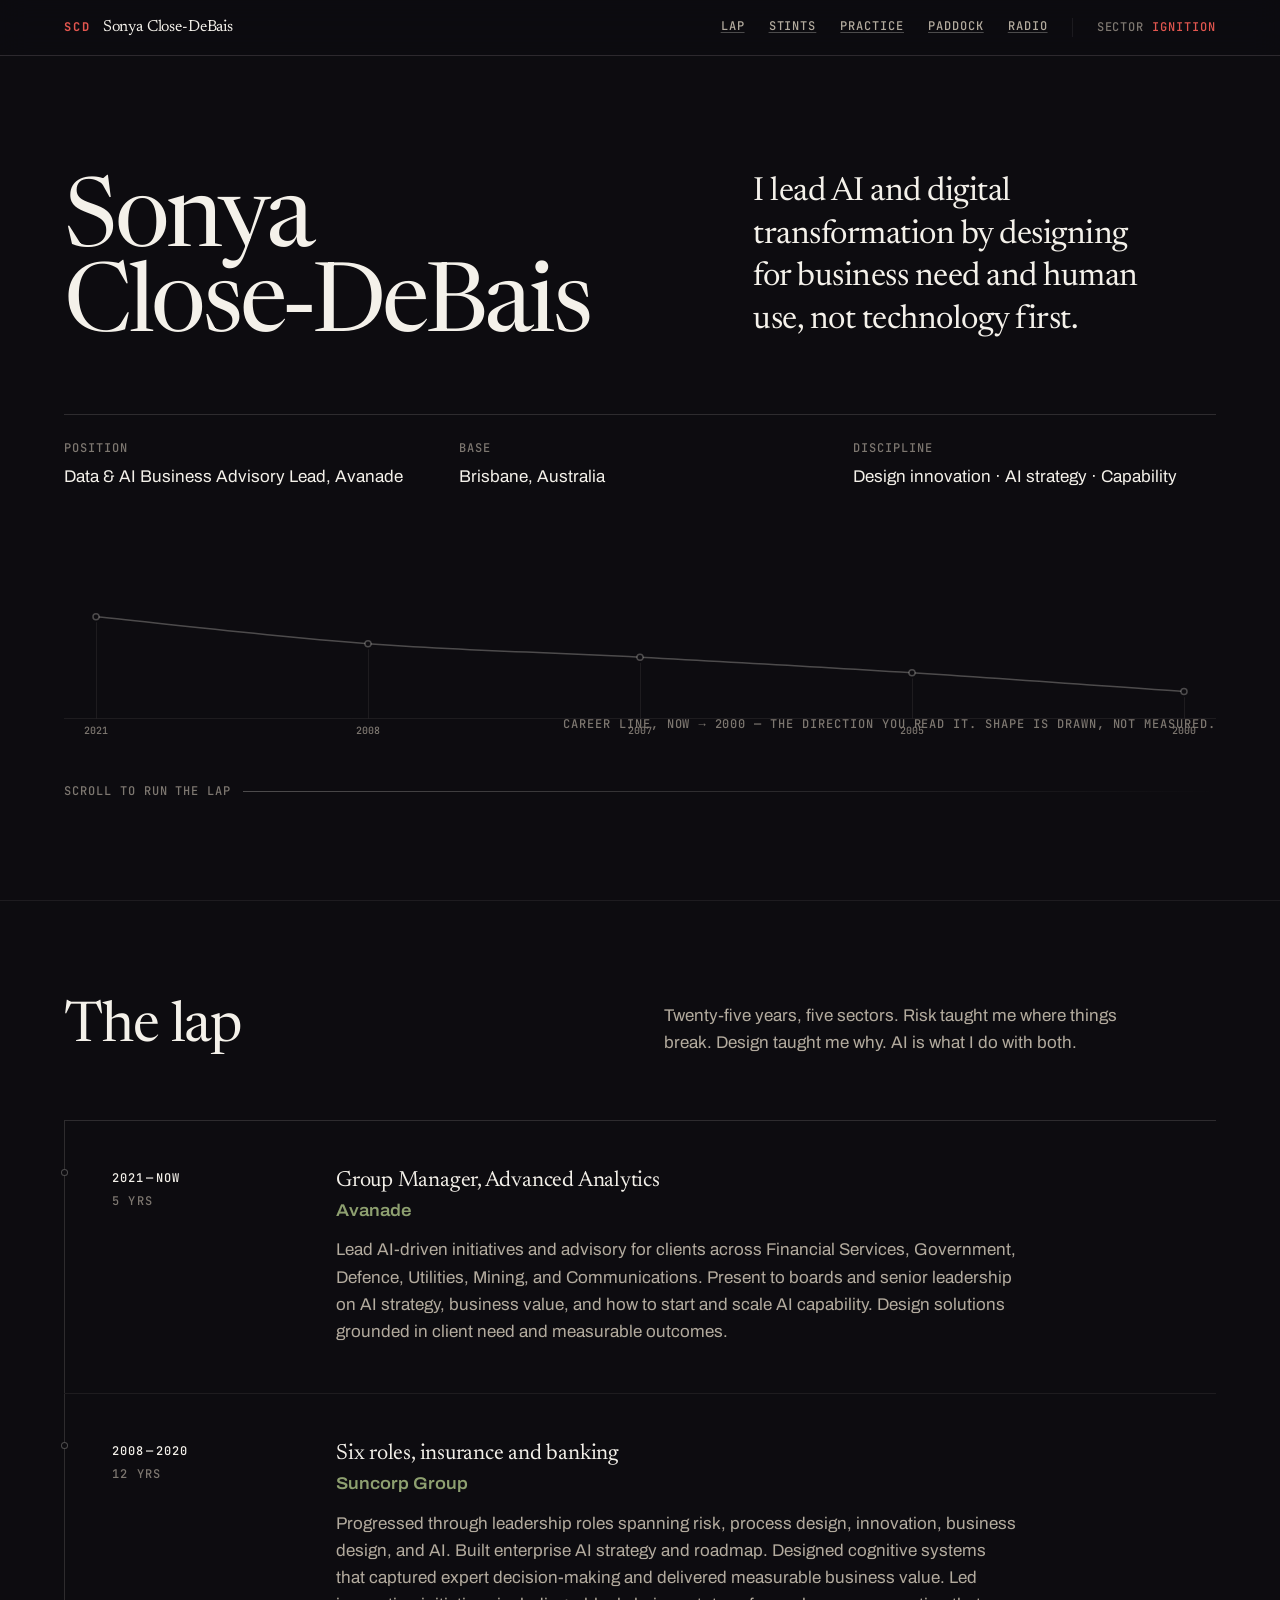
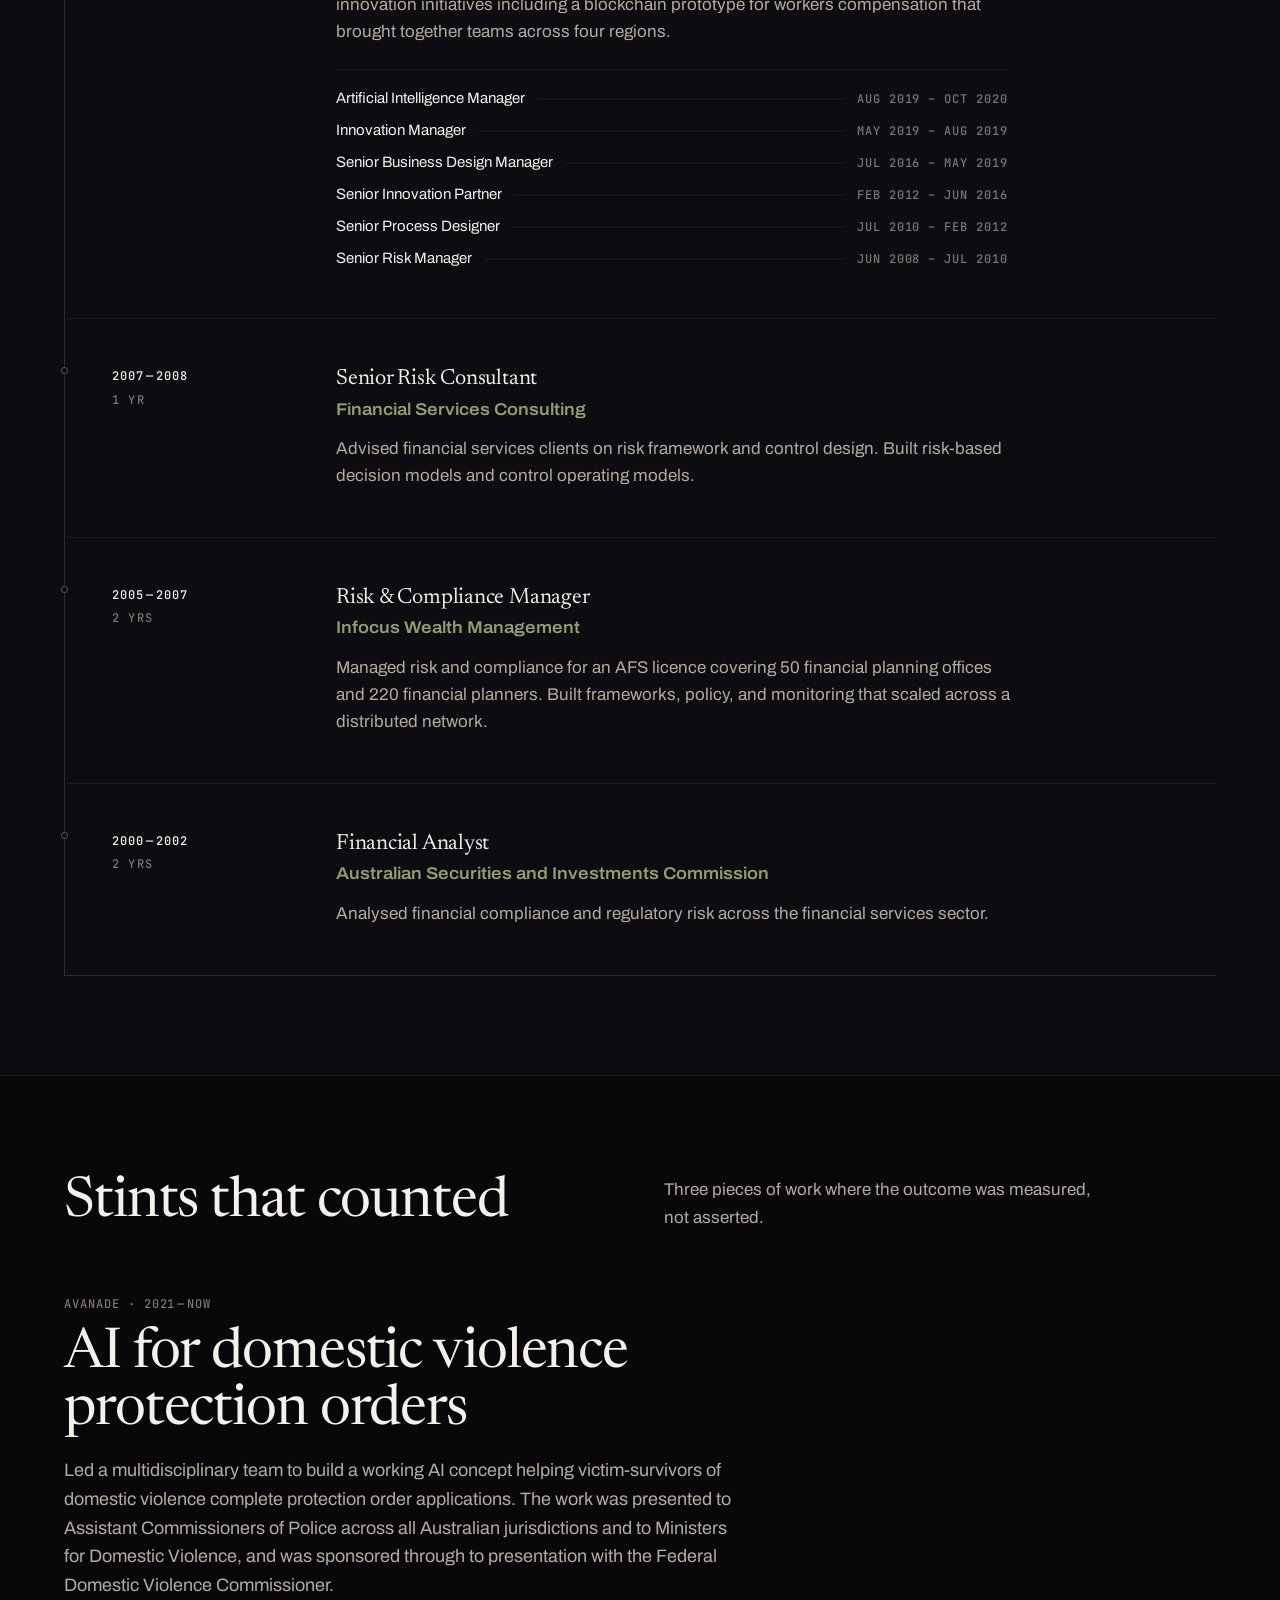
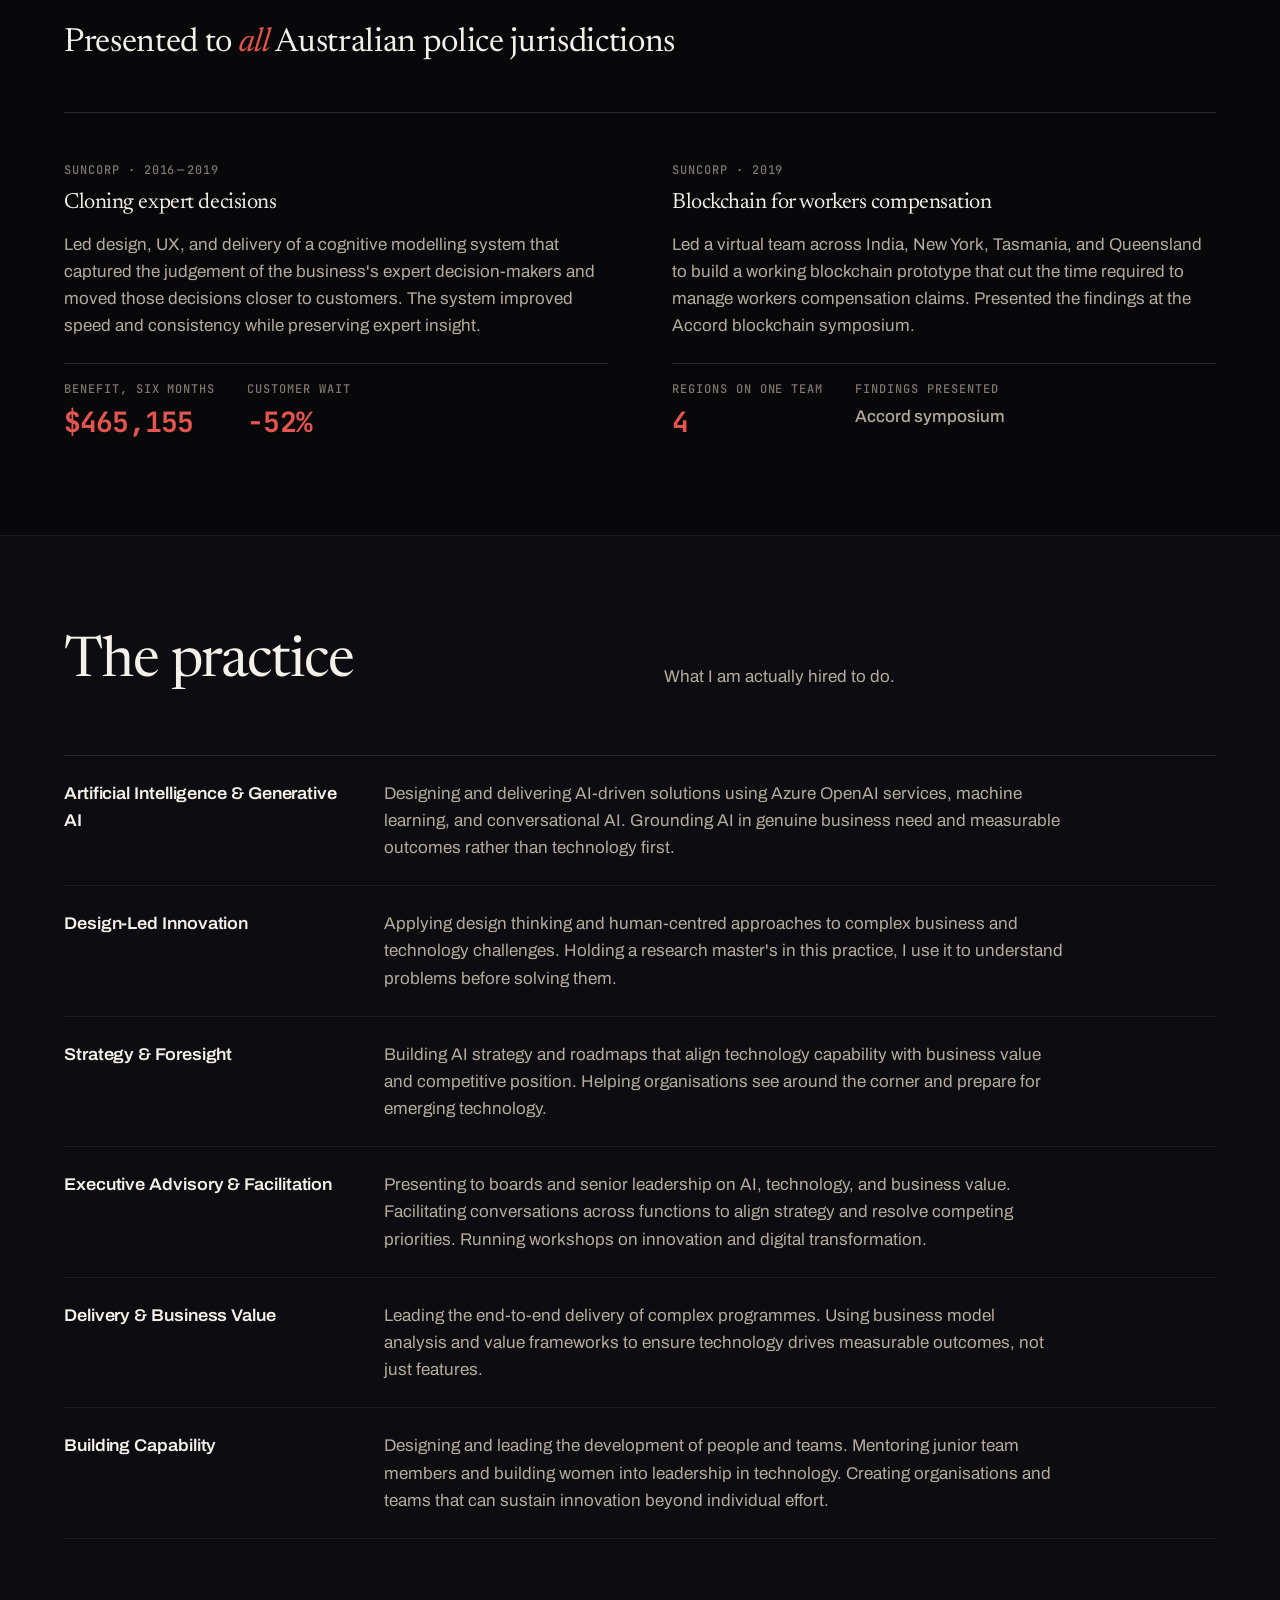
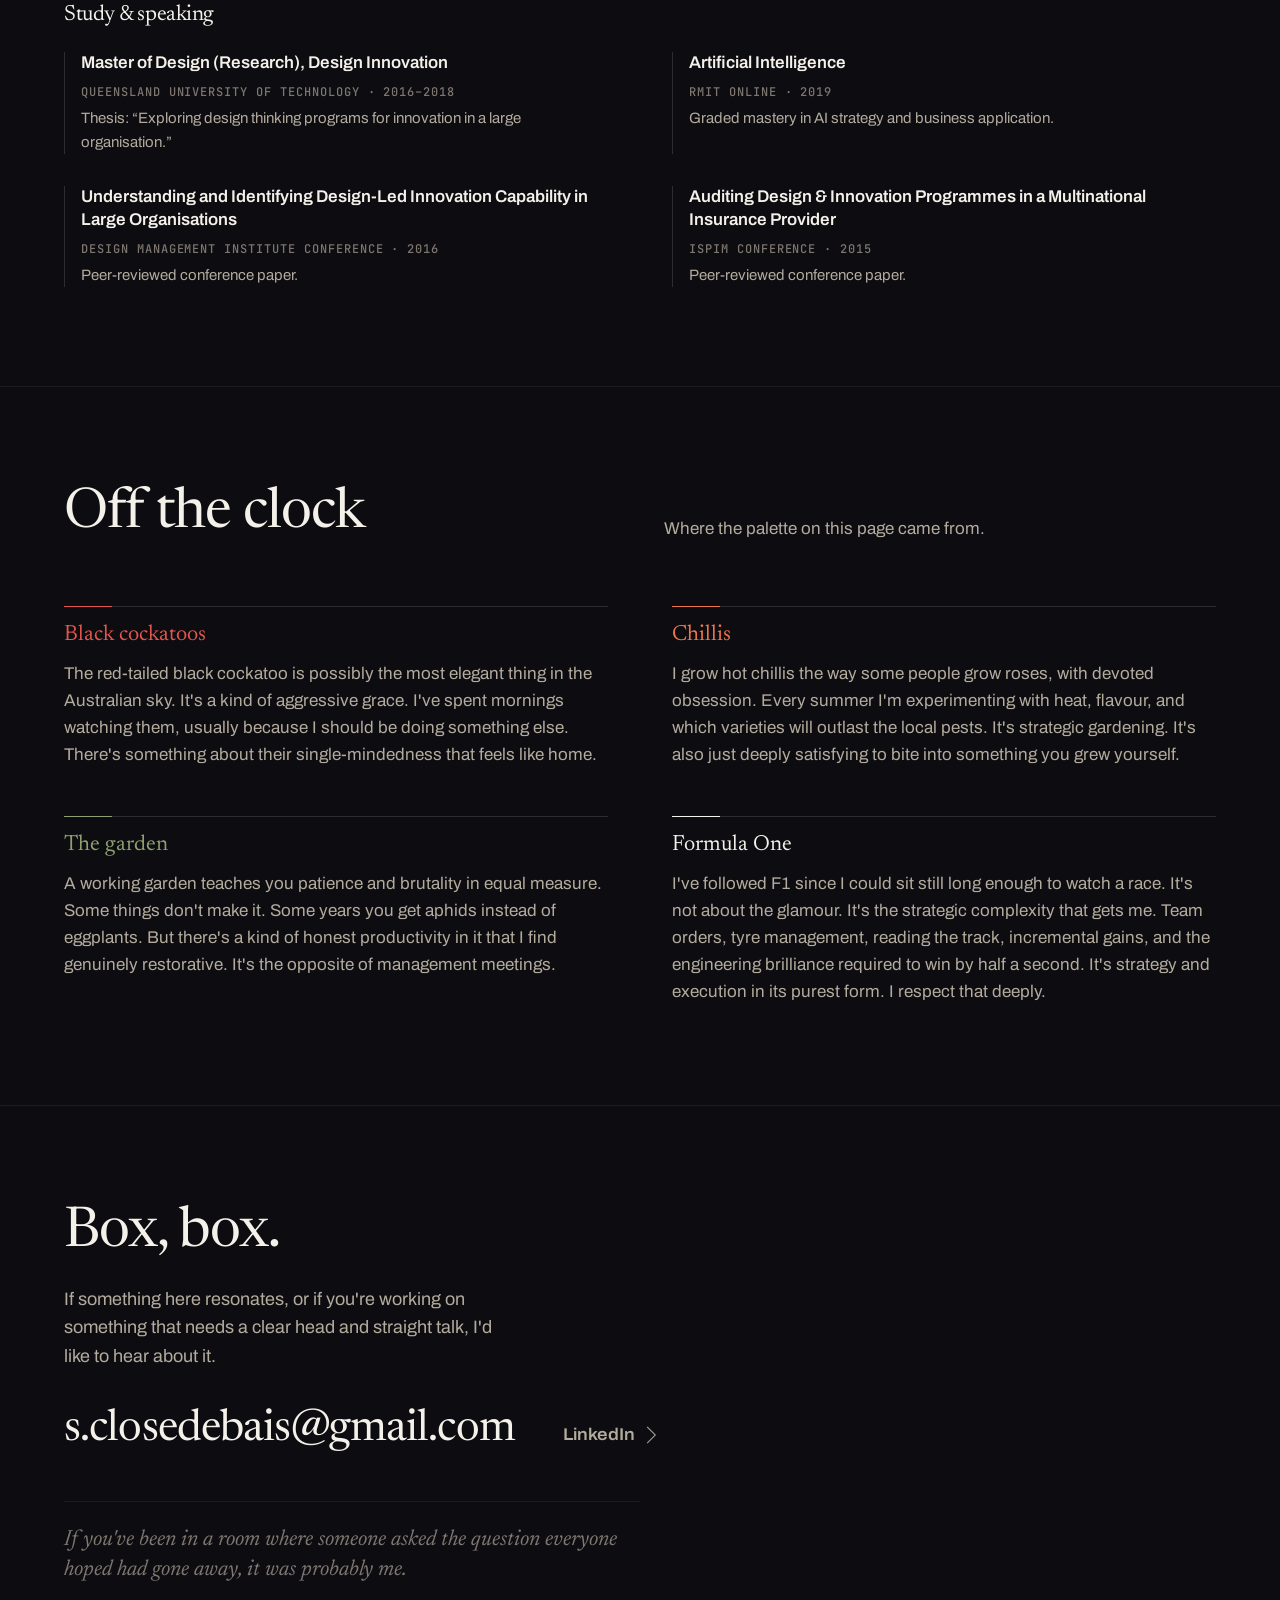
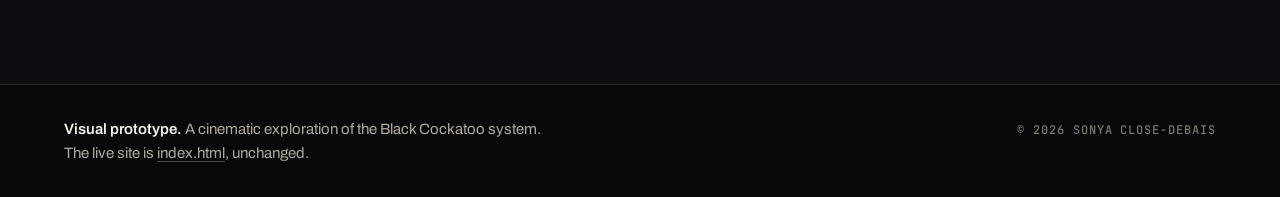
<file: prototype-lap.html>
<!doctype html>
<html lang="en-AU">
<head>
<meta charset="UTF-8">
<meta name="viewport" content="width=device-width, initial-scale=1.0">
<meta name="color-scheme" content="dark">
<title>Sonya Close-DeBais — the lap</title>
<meta name="description" content="Visual prototype. Sonya Close-DeBais, Data &amp; AI Business Advisory Lead at Avanade: twenty-five years of design-led transformation read as a single timed lap.">
<link rel="preload" href="fonts/newsreader-var.woff2" as="font" type="font/woff2" crossorigin>
<link rel="preload" href="fonts/archivo-var.woff2" as="font" type="font/woff2" crossorigin>
<link rel="stylesheet" href="prototype-lap.css">
</head>
<body>

<a class="skip" href="#ignition">Skip to content</a>

<header class="pitwall">
    <a class="pitwall-mark" href="#ignition">
        <span class="pitwall-initials">SCD</span>
        <span class="pitwall-name">Sonya Close-DeBais</span>
    </a>

    <nav class="pitwall-nav" aria-label="Sections">
        <a href="#lap">Lap</a>
        <a href="#stints">Stints</a>
        <a href="#practice">Practice</a>
        <a href="#paddock">Paddock</a>
        <a href="#contact">Radio</a>
    </nav>

    <p class="pitwall-readout">
        <span class="pitwall-readout-label">Sector</span>
        <span class="pitwall-readout-value" id="readout" aria-live="off">Ignition</span>
    </p>

    <div class="pitwall-progress" aria-hidden="true"><i id="progress"></i></div>
</header>

<main>

    <!-- ══ Ignition ══════════════════════════════════════════════════════ -->
    <section class="ignition" id="ignition">
        <div class="ignition-copy">
            <h1 class="display">Sonya<br>Close&#8209;DeBais</h1>

            <p class="lead">I lead AI and digital transformation by designing for business need
            and human use, not technology first.</p>

            <dl class="plate">
                <div class="plate-cell">
                    <dt>Position</dt>
                    <dd>Data &amp; AI Business Advisory Lead, Avanade</dd>
                </div>
                <div class="plate-cell">
                    <dt>Base</dt>
                    <dd>Brisbane, Australia</dd>
                </div>
                <div class="plate-cell">
                    <dt>Discipline</dt>
                    <dd>Design innovation · AI strategy · Capability</dd>
                </div>
            </dl>
        </div>

        <figure class="trace" aria-labelledby="trace-caption">
            <canvas id="trace-canvas" role="img"
                aria-label="A drawn line connecting Sonya's roles, most recent on the left back to 2000 on the right. Decorative: it plots sequence, not quantity."></canvas>
            <figcaption id="trace-caption" class="trace-caption">
                Career line, now &rarr; 2000 &mdash; the direction you read it. Shape is drawn, not measured.
            </figcaption>
        </figure>

        <p class="scroll-cue" aria-hidden="true"><span>Scroll to run the lap</span></p>
    </section>

    <!-- ══ The lap ═══════════════════════════════════════════════════════ -->
    <section class="lap" id="lap">
        <div class="section-head">
            <h2 class="title">The lap</h2>
            <p class="standfirst">Twenty&#8209;five years, five sectors. Risk taught me where
            things break. Design taught me why. AI is what I do with both.</p>
        </div>

        <ol class="sectors">
            <li class="sector" data-sector="Avanade">
                <div class="sector-time">
                    <span class="sector-years">2021&#8202;&mdash;&#8202;now</span>
                    <span class="sector-dur">5 yrs</span>
                </div>
                <div class="sector-body">
                    <h3 class="sector-role">Group Manager, Advanced Analytics</h3>
                    <p class="sector-org">Avanade</p>
                    <p class="sector-desc">Lead AI-driven initiatives and advisory for clients across
                    Financial Services, Government, Defence, Utilities, Mining, and Communications.
                    Present to boards and senior leadership on AI strategy, business value, and how to
                    start and scale AI capability. Design solutions grounded in client need and
                    measurable outcomes.</p>
                </div>
            </li>

            <li class="sector" data-sector="Suncorp">
                <div class="sector-time">
                    <span class="sector-years">2008&#8202;&mdash;&#8202;2020</span>
                    <span class="sector-dur">12 yrs</span>
                </div>
                <div class="sector-body">
                    <h3 class="sector-role">Six roles, insurance and banking</h3>
                    <p class="sector-org">Suncorp Group</p>
                    <p class="sector-desc">Progressed through leadership roles spanning risk, process
                    design, innovation, business design, and AI. Built enterprise AI strategy and
                    roadmap. Designed cognitive systems that captured expert decision-making and
                    delivered measurable business value. Led innovation initiatives including a
                    blockchain prototype for workers compensation that brought together teams across
                    four regions.</p>

                    <ol class="splits">
                        <li><span class="splits-role">Artificial Intelligence Manager</span><span class="splits-date">Aug 2019 &ndash; Oct 2020</span></li>
                        <li><span class="splits-role">Innovation Manager</span><span class="splits-date">May 2019 &ndash; Aug 2019</span></li>
                        <li><span class="splits-role">Senior Business Design Manager</span><span class="splits-date">Jul 2016 &ndash; May 2019</span></li>
                        <li><span class="splits-role">Senior Innovation Partner</span><span class="splits-date">Feb 2012 &ndash; Jun 2016</span></li>
                        <li><span class="splits-role">Senior Process Designer</span><span class="splits-date">Jul 2010 &ndash; Feb 2012</span></li>
                        <li><span class="splits-role">Senior Risk Manager</span><span class="splits-date">Jun 2008 &ndash; Jul 2010</span></li>
                    </ol>
                </div>
            </li>

            <li class="sector" data-sector="Consulting">
                <div class="sector-time">
                    <span class="sector-years">2007&#8202;&mdash;&#8202;2008</span>
                    <span class="sector-dur">1 yr</span>
                </div>
                <div class="sector-body">
                    <h3 class="sector-role">Senior Risk Consultant</h3>
                    <p class="sector-org">Financial Services Consulting</p>
                    <p class="sector-desc">Advised financial services clients on risk framework and
                    control design. Built risk-based decision models and control operating models.</p>
                </div>
            </li>

            <li class="sector" data-sector="Infocus">
                <div class="sector-time">
                    <span class="sector-years">2005&#8202;&mdash;&#8202;2007</span>
                    <span class="sector-dur">2 yrs</span>
                </div>
                <div class="sector-body">
                    <h3 class="sector-role">Risk &amp; Compliance Manager</h3>
                    <p class="sector-org">Infocus Wealth Management</p>
                    <p class="sector-desc">Managed risk and compliance for an AFS licence covering
                    50 financial planning offices and 220 financial planners. Built frameworks, policy,
                    and monitoring that scaled across a distributed network.</p>
                </div>
            </li>

            <li class="sector" data-sector="ASIC">
                <div class="sector-time">
                    <span class="sector-years">2000&#8202;&mdash;&#8202;2002</span>
                    <span class="sector-dur">2 yrs</span>
                </div>
                <div class="sector-body">
                    <h3 class="sector-role">Financial Analyst</h3>
                    <p class="sector-org">Australian Securities and Investments Commission</p>
                    <p class="sector-desc">Analysed financial compliance and regulatory risk across
                    the financial services sector.</p>
                </div>
            </li>
        </ol>
    </section>

    <!-- ══ Stints ════════════════════════════════════════════════════════ -->
    <section class="stints" id="stints">
        <div class="section-head">
            <h2 class="title">Stints that counted</h2>
            <p class="standfirst">Three pieces of work where the outcome was measured, not asserted.</p>
        </div>

        <article class="stint stint-lead">
            <p class="stint-where">Avanade &middot; 2021&#8202;&mdash;&#8202;now</p>
            <h3 class="stint-title">AI for domestic violence protection orders</h3>
            <p class="stint-text">Led a multidisciplinary team to build a working AI concept helping
            victim-survivors of domestic violence complete protection order applications. The work was
            presented to Assistant Commissioners of Police across all Australian jurisdictions and to
            Ministers for Domestic Violence, and was sponsored through to presentation with the Federal
            Domestic Violence Commissioner.</p>
            <p class="stint-metric stint-metric-wide">Presented to <b>all</b> Australian police jurisdictions</p>
        </article>

        <div class="stint-pair">
            <article class="stint">
                <p class="stint-where">Suncorp &middot; 2016&#8202;&mdash;&#8202;2019</p>
                <h3 class="stint-title">Cloning expert decisions</h3>
                <p class="stint-text">Led design, UX, and delivery of a cognitive modelling system that
                captured the judgement of the business's expert decision-makers and moved those decisions
                closer to customers. The system improved speed and consistency while preserving expert
                insight.</p>
                <dl class="readouts">
                    <div class="readout">
                        <dt>Benefit, six months</dt>
                        <dd><span class="tally" data-to="468000" data-prefix="$" data-group="1">$468,000</span></dd>
                    </div>
                    <div class="readout">
                        <dt>Customer wait</dt>
                        <dd><span class="tally" data-to="52" data-suffix="%" data-sign="-">-52%</span></dd>
                    </div>
                </dl>
            </article>

            <article class="stint">
                <p class="stint-where">Suncorp &middot; 2019</p>
                <h3 class="stint-title">Blockchain for workers compensation</h3>
                <p class="stint-text">Led a virtual team across India, New York, Tasmania, and Queensland
                to build a working blockchain prototype that cut the time required to manage workers
                compensation claims. Presented the findings at the Accord blockchain symposium.</p>
                <dl class="readouts">
                    <div class="readout">
                        <dt>Regions on one team</dt>
                        <dd><span class="tally" data-to="4">4</span></dd>
                    </div>
                    <div class="readout">
                        <dt>Findings presented</dt>
                        <dd class="readout-text">Accord symposium</dd>
                    </div>
                </dl>
            </article>
        </div>
    </section>

    <!-- ══ Practice ══════════════════════════════════════════════════════ -->
    <section class="practice" id="practice">
        <div class="section-head">
            <h2 class="title">The practice</h2>
            <p class="standfirst">What I am actually hired to do.</p>
        </div>

        <dl class="index">
            <div class="index-row">
                <dt>Artificial Intelligence &amp; Generative AI</dt>
                <dd>Designing and delivering AI-driven solutions using Azure OpenAI services, machine
                learning, and conversational AI. Grounding AI in genuine business need and measurable
                outcomes rather than technology first.</dd>
            </div>
            <div class="index-row">
                <dt>Design-Led Innovation</dt>
                <dd>Applying design thinking and human-centred approaches to complex business and
                technology challenges. Holding a research master's in this practice, I use it to
                understand problems before solving them.</dd>
            </div>
            <div class="index-row">
                <dt>Strategy &amp; Foresight</dt>
                <dd>Building AI strategy and roadmaps that align technology capability with business
                value and competitive position. Helping organisations see around the corner and prepare
                for emerging technology.</dd>
            </div>
            <div class="index-row">
                <dt>Executive Advisory &amp; Facilitation</dt>
                <dd>Presenting to boards and senior leadership on AI, technology, and business value.
                Facilitating conversations across functions to align strategy and resolve competing
                priorities. Running workshops on innovation and digital transformation.</dd>
            </div>
            <div class="index-row">
                <dt>Delivery &amp; Business Value</dt>
                <dd>Leading the end-to-end delivery of complex programmes. Using business model analysis
                and value frameworks to ensure technology drives measurable outcomes, not just features.</dd>
            </div>
            <div class="index-row">
                <dt>Building Capability</dt>
                <dd>Designing and leading the development of people and teams. Mentoring junior team
                members and building women into leadership in technology. Creating organisations and
                teams that can sustain innovation beyond individual effort.</dd>
            </div>
        </dl>

        <h3 class="subtitle">Study &amp; speaking</h3>
        <ul class="papers">
            <li>
                <p class="papers-title">Master of Design (Research), Design Innovation</p>
                <p class="papers-meta">Queensland University of Technology &middot; 2016&ndash;2018</p>
                <p class="papers-note">Thesis: &ldquo;Exploring design thinking programs for innovation in a large organisation.&rdquo;</p>
            </li>
            <li>
                <p class="papers-title">Artificial Intelligence</p>
                <p class="papers-meta">RMIT Online &middot; 2019</p>
                <p class="papers-note">Graded mastery in AI strategy and business application.</p>
            </li>
            <li>
                <p class="papers-title">Understanding and Identifying Design-Led Innovation Capability in Large Organisations</p>
                <p class="papers-meta">Design Management Institute Conference &middot; 2016</p>
                <p class="papers-note">Peer-reviewed conference paper.</p>
            </li>
            <li>
                <p class="papers-title">Auditing Design &amp; Innovation Programmes in a Multinational Insurance Provider</p>
                <p class="papers-meta">ISPIM Conference &middot; 2015</p>
                <p class="papers-note">Peer-reviewed conference paper.</p>
            </li>
        </ul>
    </section>

    <!-- ══ Paddock ═══════════════════════════════════════════════════════ -->
    <section class="paddock" id="paddock">
        <div class="section-head">
            <h2 class="title">Off the clock</h2>
            <p class="standfirst">Where the palette on this page came from.</p>
        </div>

        <div class="passions">
            <article class="passion passion-flash">
                <h3 class="passion-name">Black cockatoos</h3>
                <p class="passion-text">The red-tailed black cockatoo is possibly the most elegant thing
                in the Australian sky. It's a kind of aggressive grace. I've spent mornings watching them,
                usually because I should be doing something else. There's something about their
                single-mindedness that feels like home.</p>
            </article>
            <article class="passion passion-chilli">
                <h3 class="passion-name">Chillis</h3>
                <p class="passion-text">I grow hot chillis the way some people grow roses, with devoted
                obsession. Every summer I'm experimenting with heat, flavour, and which varieties will
                outlast the local pests. It's strategic gardening. It's also just deeply satisfying to
                bite into something you grew yourself.</p>
            </article>
            <article class="passion passion-olive">
                <h3 class="passion-name">The garden</h3>
                <p class="passion-text">A working garden teaches you patience and brutality in equal
                measure. Some things don't make it. Some years you get aphids instead of eggplants. But
                there's a kind of honest productivity in it that I find genuinely restorative. It's the
                opposite of management meetings.</p>
            </article>
            <article class="passion passion-ink">
                <h3 class="passion-name">Formula One</h3>
                <p class="passion-text">I've followed F1 since I could sit still long enough to watch a
                race. It's not about the glamour. It's the strategic complexity that gets me. Team orders,
                tyre management, reading the track, incremental gains, and the engineering brilliance
                required to win by half a second. It's strategy and execution in its purest form. I
                respect that deeply.</p>
            </article>
        </div>
    </section>

    <!-- ══ Radio ═════════════════════════════════════════════════════════ -->
    <section class="radio" id="contact">
        <h2 class="title">Box, box.</h2>
        <p class="radio-line">If something here resonates, or if you're working on something that needs
        a clear head and straight talk, I'd like to hear about it.</p>

        <div class="radio-links">
            <a class="radio-primary" href="mailto:s.closedebais@gmail.com">s.closedebais@gmail.com</a>
            <a class="radio-secondary" href="https://www.linkedin.com/in/sonya-close-debais-901bb893/"
               target="_blank" rel="noopener">LinkedIn<span class="radio-out" aria-hidden="true"></span></a>
        </div>

        <p class="radio-aside">If you've been in a room where someone asked the question everyone hoped
        had gone away, it was probably me.</p>
    </section>

</main>

<footer class="flag">
    <p class="flag-note"><b>Visual prototype.</b> A cinematic exploration of the Black Cockatoo
    system. The live site is <a href="index.html">index.html</a>, unchanged.</p>
    <p class="flag-copy">&copy; 2026 Sonya Close-DeBais</p>
</footer>

<script src="prototype-lap.js"></script>
</body>
</html>
</file>
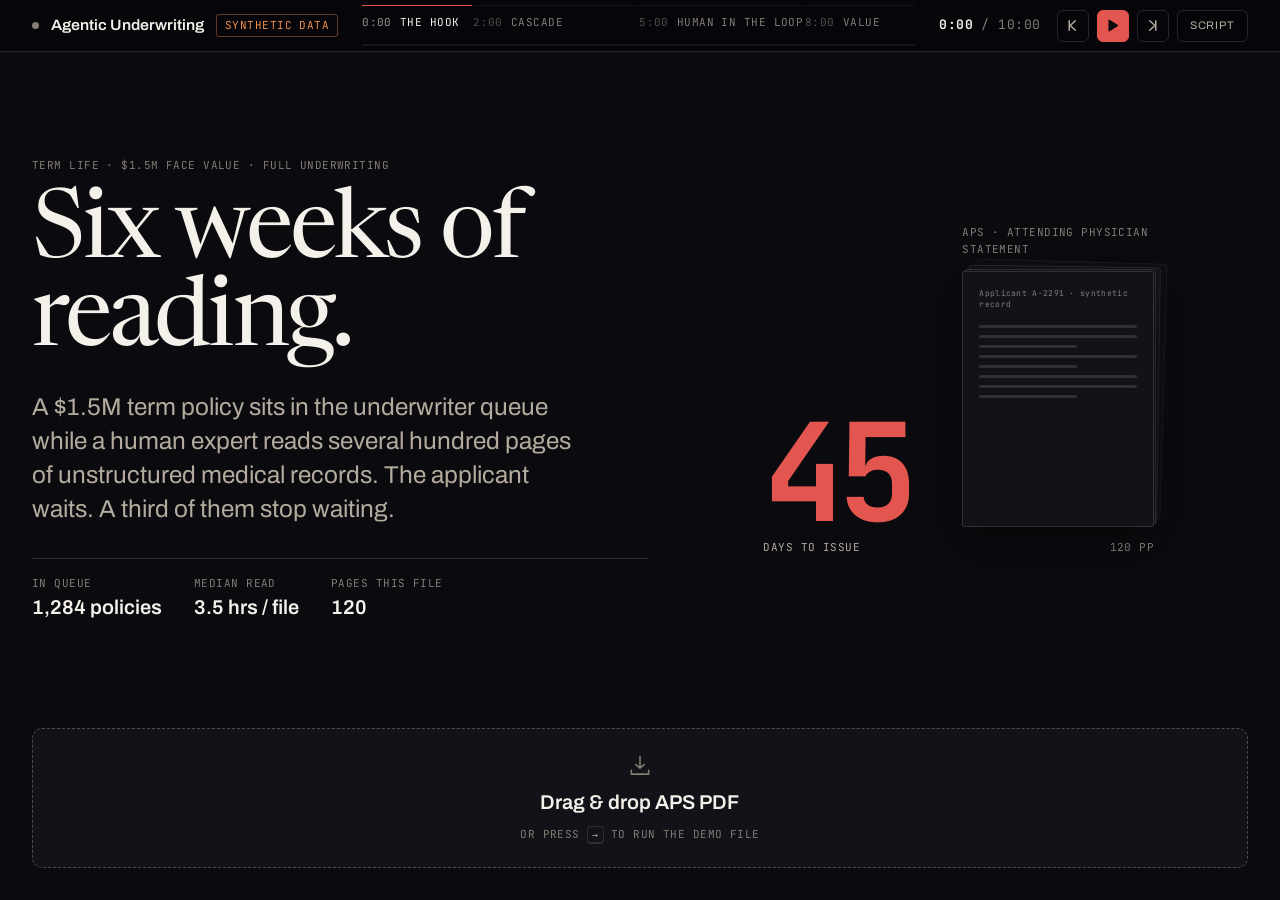
<file: prototype.html>
<!doctype html>
<html lang="en-AU" data-act="1" data-beat="0">
<head>
<meta charset="UTF-8">
<meta name="viewport" content="width=device-width, initial-scale=1.0">
<meta name="color-scheme" content="dark">
<title>Agentic Underwriting — live demo</title>
<meta name="description" content="Stage prototype: a multi-agent underwriting cascade that reads a 120-page APS, prices the risk, and keeps the underwriter in the loop. Ten-minute live demo, synthetic data.">
<link rel="preload" href="fonts/archivo-var.woff2" as="font" type="font/woff2" crossorigin>
<link rel="preload" href="fonts/jetbrains-mono-var.woff2" as="font" type="font/woff2" crossorigin>
<link rel="stylesheet" href="demo.css">
</head>
<body>

<noscript>
  <p class="noscript">This is a live product demo — it runs on script. Please enable JavaScript to play it.</p>
</noscript>

<!-- ══ Presenter chrome ═══════════════════════════════════════════════════ -->
<header class="bar">
    <div class="bar-id">
        <span class="bar-dot" aria-hidden="true"></span>
        <span class="bar-title">Agentic Underwriting</span>
        <span class="bar-flag" title="No real applicant data appears in this demo">Synthetic data</span>
    </div>

    <div class="bar-rail">
        <ol class="acts" id="acts">
            <li data-act="1"><span class="acts-time">0:00</span><span class="acts-name">The hook</span></li>
            <li data-act="2"><span class="acts-time">2:00</span><span class="acts-name">Cascade</span></li>
            <li data-act="3"><span class="acts-time">5:00</span><span class="acts-name">Human in the loop</span></li>
            <li data-act="4"><span class="acts-time">8:00</span><span class="acts-name">Value</span></li>
        </ol>
        <div class="rail" aria-hidden="true"><i id="rail-fill"></i></div>
    </div>

    <div class="bar-transport">
        <p class="clock"><span id="clock">0:00</span><span class="clock-total">/ 10:00</span></p>
        <button type="button" class="tbtn" id="prev" aria-label="Previous beat">
            <svg viewBox="0 0 16 16" aria-hidden="true"><path d="M11 3 5.5 8 11 13M4.5 3v10"/></svg>
        </button>
        <button type="button" class="tbtn tbtn-play" id="play" aria-label="Play the demo" aria-pressed="false">
            <svg class="i-play" viewBox="0 0 16 16" aria-hidden="true"><path d="M4.5 2.5 13 8l-8.5 5.5z"/></svg>
            <svg class="i-pause" viewBox="0 0 16 16" aria-hidden="true"><path d="M5 3v10M11 3v10"/></svg>
        </button>
        <button type="button" class="tbtn" id="next" aria-label="Next beat">
            <svg viewBox="0 0 16 16" aria-hidden="true"><path d="M5 3l5.5 5L5 13M11.5 3v10"/></svg>
        </button>
        <button type="button" class="tbtn tbtn-wide" id="notes-toggle" aria-expanded="false" aria-controls="notes">Script</button>
    </div>
</header>

<!-- ══ Screens ════════════════════════════════════════════════════════════ -->
<main class="stage" id="stage">

    <!-- ── Act 1 · The hook ──────────────────────────────────────────────── -->
    <section class="screen screen-hook" data-screen="1" aria-labelledby="hook-h">
        <div class="hook-grid">

            <div class="hook-copy">
                <p class="tag">Term life · $1.5M face value · Full underwriting</p>
                <h1 class="hook-h" id="hook-h">Six weeks of<br>reading.</h1>
                <p class="hook-sub">A $1.5M term policy sits in the underwriter queue while a human
                expert reads several hundred pages of unstructured medical records. The applicant
                waits. A third of them stop waiting.</p>

                <dl class="hook-facts">
                    <div><dt>In queue</dt><dd>1,284 policies</dd></div>
                    <div><dt>Median read</dt><dd>3.5 hrs / file</dd></div>
                    <div><dt>Pages this file</dt><dd>120</dd></div>
                </dl>
            </div>

            <div class="hook-meter">
                <div class="countdown" role="group" aria-label="Time to issue">
                    <p class="countdown-n"><span id="countdown">45</span></p>
                    <p class="countdown-l" id="countdown-l">Days to issue</p>
                </div>
                <div class="chart" aria-hidden="true">
                    <p class="chart-cap">APS · Attending Physician Statement</p>
                    <div class="sheets">
                        <span class="sheet"></span><span class="sheet"></span><span class="sheet"></span>
                        <div class="sheet sheet-face">
                            <p class="sheet-h">Applicant A&#8209;2291 &middot; synthetic record</p>
                            <span class="rule"></span><span class="rule"></span><span class="rule short"></span>
                            <span class="rule"></span><span class="rule short"></span><span class="rule"></span>
                            <span class="rule"></span><span class="rule short"></span>
                        </div>
                    </div>
                    <p class="chart-count">120 pp</p>
                </div>
            </div>

            <div class="drop" id="drop" data-state="idle">
                <div class="drop-idle">
                    <svg class="drop-icon" viewBox="0 0 24 24" aria-hidden="true">
                        <path d="M12 3v11M8 10.5l4 3.5 4-3.5M4 16v3.5h16V16"/>
                    </svg>
                    <p class="drop-label">Drag &amp; drop APS PDF</p>
                    <p class="drop-hint">or press <kbd>&rarr;</kbd> to run the demo file</p>
                </div>
                <div class="drop-live">
                    <p class="drop-file"><b>APS_A2291_120pp.pdf</b><span>4.7 MB · 120 pages</span></p>
                    <div class="drop-track"><i id="drop-fill"></i></div>
                    <p class="drop-status" id="drop-status">Uploading…</p>
                </div>
            </div>

        </div>
    </section>

    <!-- ── Act 2 · The cascade ───────────────────────────────────────────── -->
    <section class="screen screen-split" data-screen="2" aria-labelledby="cascade-h">
        <h2 class="sr-only" id="cascade-h">The multi-agent cascade</h2>

        <!-- Left: the document -->
        <div class="doc" id="doc">
            <div class="doc-head">
                <p class="doc-name">APS_A2291_120pp.pdf</p>
                <p class="doc-page">Page <span id="doc-page">1</span> <span class="doc-of">/ 120</span></p>
            </div>
            <div class="doc-body" id="doc-body">
                <!-- pages injected by demo.js -->
            </div>
            <div class="doc-foot">
                <p class="doc-scan" id="doc-scan">Idle</p>
                <div class="doc-track"><i id="doc-fill"></i></div>
            </div>
        </div>

        <!-- Right: the agent graph -->
        <div class="graph">
            <ol class="nodes">

                <li class="node" data-node="1" data-state="idle">
                    <div class="node-head">
                        <span class="node-dot" aria-hidden="true"></span>
                        <div>
                            <p class="node-name">Parsing agent</p>
                            <p class="node-role">Unstructured text &rarr; typed clinical entities</p>
                            <p class="node-sum" hidden></p>
                        </div>
                        <p class="node-state"><span class="node-state-t">Queued</span></p>
                    </div>
                    <div class="node-body"><div class="node-inner">
                        <p class="node-cap">Live payload</p>
                        <pre class="json" id="json-out" aria-live="off"></pre>
                        <ul class="chips" id="entity-chips"></ul>
                    </div></div>
                </li>

                <li class="node" data-node="2" data-state="idle">
                    <div class="node-head">
                        <span class="node-dot" aria-hidden="true"></span>
                        <div>
                            <p class="node-name">Reasoning agent</p>
                            <p class="node-role">Interaction &amp; comorbidity detection</p>
                            <p class="node-sum" hidden></p>
                        </div>
                        <p class="node-state"><span class="node-state-t">Queued</span></p>
                    </div>
                    <div class="node-body"><div class="node-inner">
                        <ul class="findings">
                            <li class="finding" data-reveal="1">
                                <p class="finding-k">Hypertension, stage 2</p>
                                <p class="finding-v">BP 148/92 <a class="xref" href="#" data-page="8" data-para="2">p.8 &para;2</a></p>
                            </li>
                            <li class="finding" data-reveal="2">
                                <p class="finding-k">Type 2 diabetes, controlled</p>
                                <p class="finding-v">HbA1c 6.8% <a class="xref" href="#" data-page="8" data-para="4">p.8 &para;4</a></p>
                            </li>
                            <li class="finding finding-alert" data-reveal="3">
                                <p class="finding-k">Interaction detected</p>
                                <p class="finding-v">Elevated BP &times; T2DM &mdash; compounding cardiovascular risk</p>
                            </li>
                        </ul>
                        <p class="multiplier" data-reveal="4">
                            <span class="multiplier-l">Risk multiplier applied</span>
                            <b class="multiplier-n">1.15&times;</b>
                        </p>
                    </div></div>
                </li>

                <li class="node" data-node="3" data-state="idle">
                    <div class="node-head">
                        <span class="node-dot" aria-hidden="true"></span>
                        <div>
                            <p class="node-name">Actuarial agent</p>
                            <p class="node-role">Rate placement &amp; pricing</p>
                            <p class="node-sum" hidden></p>
                        </div>
                        <p class="node-state"><span class="node-state-t">Queued</span></p>
                    </div>
                    <div class="node-body"><div class="node-inner">
                        <ol class="price">
                            <li data-reveal="1">
                                <span class="price-k">Base rate, standard</span>
                                <span class="price-v">$<span class="tally" data-to="1240" data-group="1">1,240</span></span>
                            </li>
                            <li data-reveal="2">
                                <span class="price-k">Comorbidity multiplier</span>
                                <span class="price-v price-mid">1.15&times;</span>
                            </li>
                            <li data-reveal="3">
                                <span class="price-k">Table placement</span>
                                <span class="price-v price-mid">Table B</span>
                            </li>
                            <li class="price-total" data-reveal="4">
                                <span class="price-k">Annual premium, offered</span>
                                <span class="price-v">$<span class="tally" data-to="1860" data-group="1">1,860</span></span>
                            </li>
                        </ol>
                        <p class="price-note" data-reveal="4">Placement is table-driven; the multiplier
                        is one input to it, not a factor on the base rate.</p>
                    </div></div>
                </li>

            </ol>
        </div>
    </section>

    <!-- ── Act 3 · Human in the loop ─────────────────────────────────────── -->
    <section class="screen screen-split" data-screen="3" aria-labelledby="edge-h">
        <h2 class="sr-only" id="edge-h">Edge cases and human in the loop</h2>

        <!-- Left: the same document, driven by cross-references -->
        <div class="doc" id="doc-2">
            <div class="doc-head">
                <p class="doc-name">APS_A2291_120pp.pdf</p>
                <p class="doc-page">Page <span id="doc-page-2">12</span> <span class="doc-of">/ 120</span></p>
            </div>
            <div class="doc-body" id="doc-body-2"></div>
            <div class="doc-foot">
                <p class="doc-scan" id="doc-scan-2">Hover any debit to jump to its source</p>
            </div>
        </div>

        <!-- Right: the flag, the outreach, the memo -->
        <div class="panels">

            <section class="panel panel-flag" data-reveal="1" aria-labelledby="flag-h">
                <header class="panel-head">
                    <span class="panel-mark" aria-hidden="true">
                        <svg viewBox="0 0 16 16"><path d="M8 1.8 15 14H1zM8 6.4v3.2M8 11.6v.6"/></svg>
                    </span>
                    <h3 class="panel-h" id="flag-h">Missing data</h3>
                    <p class="panel-tag">Blocking</p>
                </header>
                <p class="panel-line">Cholesterol panel not on file. Applicant declined the draw at
                collection.</p>
                <p class="panel-src"><a class="xref" href="#" data-page="12" data-para="3">p.12 &para;3</a>
                &ldquo;Patient declined lipid panel; advised of implications.&rdquo;</p>
                <p class="panel-alt">Legacy path: decline, or stall the file for 11 days awaiting
                clarification.</p>
            </section>

            <section class="panel panel-draft" data-reveal="2" aria-labelledby="draft-h">
                <header class="panel-head">
                    <h3 class="panel-h" id="draft-h">Drafted request</h3>
                    <div class="seg" role="tablist" aria-label="Channel">
                        <button type="button" role="tab" id="tab-sms" aria-selected="true" aria-controls="draft-sms">SMS</button>
                        <button type="button" role="tab" id="tab-email" aria-selected="false" aria-controls="draft-email">Email</button>
                    </div>
                </header>

                <div class="draft" id="draft-sms" role="tabpanel" aria-labelledby="tab-sms">
                    <p class="draft-meta">To applicant A&#8209;2291 · 160 characters</p>
                    <p class="draft-body">Hi — one item is outstanding on your life cover application:
                    a lipid panel. Any Sonic or QML collection centre, no appointment, no cost to you.
                    Book: <span class="draft-link">apply.example/lipid</span></p>
                </div>

                <div class="draft" id="draft-email" role="tabpanel" aria-labelledby="tab-email" hidden>
                    <p class="draft-meta">To applicant A&#8209;2291 · Subject: One outstanding item on your application</p>
                    <p class="draft-body">Your application is progressing and nothing is being declined.
                    One test — a lipid panel — was not completed at your collection appointment. You can
                    have it done at any Sonic or QML centre without an appointment, at no cost to you.
                    Once the result reaches us your file resumes automatically.</p>
                </div>

                <div class="draft-actions">
                    <button type="button" class="btn btn-send" id="send">Send request</button>
                    <button type="button" class="btn btn-ghost" id="edit-draft">Edit</button>
                    <p class="draft-sent" id="draft-sent" hidden>
                        <span class="tick" aria-hidden="true"></span>
                        Sent 14:02 · file held open, not declined · auto-resumes on result
                    </p>
                </div>
            </section>

            <section class="panel panel-memo" data-reveal="3" aria-labelledby="memo-h">
                <header class="panel-head">
                    <h3 class="panel-h" id="memo-h">Audit memo</h3>
                    <p class="panel-tag panel-tag-quiet">Every debit cites its page</p>
                </header>
                <ol class="debits">
                    <li><a class="debit xref" href="#" data-page="8" data-para="2">
                        <span class="debit-k">Blood pressure 148/92</span>
                        <span class="debit-v">+2 debits</span>
                        <span class="debit-src">p.8 &para;2</span></a></li>
                    <li><a class="debit xref" href="#" data-page="8" data-para="4">
                        <span class="debit-k">HbA1c 6.8%</span>
                        <span class="debit-v">+3 debits</span>
                        <span class="debit-src">p.8 &para;4</span></a></li>
                    <li><a class="debit xref" href="#" data-page="13" data-para="1">
                        <span class="debit-k">BMI 31.2</span>
                        <span class="debit-v">+2 debits</span>
                        <span class="debit-src">p.13 &para;1</span></a></li>
                    <li><a class="debit xref debit-open" href="#" data-page="12" data-para="3">
                        <span class="debit-k">Lipid panel outstanding</span>
                        <span class="debit-v">Held</span>
                        <span class="debit-src">p.12 &para;3</span></a></li>
                </ol>
            </section>

        </div>
    </section>

    <!-- ── Act 4 · The value ─────────────────────────────────────────────── -->
    <section class="screen screen-value" data-screen="4" aria-labelledby="value-h">
        <div class="value-grid">
            <h2 class="value-h" id="value-h">Same file.<br>Same underwriter.</h2>

            <table class="compare">
                <caption class="sr-only">Traditional underwriting compared with the agentic cascade</caption>
                <thead>
                    <tr>
                        <th scope="col"><span class="sr-only">Measure</span></th>
                        <th scope="col" class="col-old">Traditional</th>
                        <th scope="col" class="col-new">Agentic</th>
                    </tr>
                </thead>
                <tbody>
                    <tr data-reveal="1">
                        <th scope="row">Time to issue</th>
                        <td class="col-old">45 <span class="unit">days</span></td>
                        <td class="col-new">30 <span class="unit">seconds</span></td>
                    </tr>
                    <tr data-reveal="2">
                        <th scope="row">Processing cost</th>
                        <td class="col-old">$<span class="tally" data-to="650">650</span></td>
                        <td class="col-new">$<span class="tally" data-to="12">12</span></td>
                    </tr>
                    <tr data-reveal="3">
                        <th scope="row">Abandonment</th>
                        <td class="col-old"><span class="tally" data-to="30">30</span>%</td>
                        <td class="col-new">Near&#8209;zero</td>
                    </tr>
                </tbody>
            </table>

            <blockquote class="closing" data-reveal="4">
                <p>Agentic AI doesn't replace the underwriter. It gives them a team of clinical, risk,
                and administrative specialists running at machine speed — so they can sign off on
                complex policies in seconds.</p>
            </blockquote>
        </div>
    </section>

</main>

<!-- ══ Presenter script ═══════════════════════════════════════════════════ -->
<aside class="notes" id="notes" hidden aria-label="Presenter script">
    <header class="notes-head">
        <p class="notes-title">Presenter script</p>
        <button type="button" class="notes-close" id="notes-close" aria-label="Close script">&times;</button>
    </header>
    <ol class="notes-list" id="notes-list"></ol>
    <footer class="notes-foot">
        <p><kbd>Space</kbd> play / pause · <kbd>&larr;</kbd><kbd>&rarr;</kbd> step beat ·
        <kbd>1</kbd>&ndash;<kbd>4</kbd> jump act · <kbd>R</kbd> restart · <kbd>S</kbd> script</p>
    </footer>
</aside>

<script src="demo.js"></script>
</body>
</html>
</file>
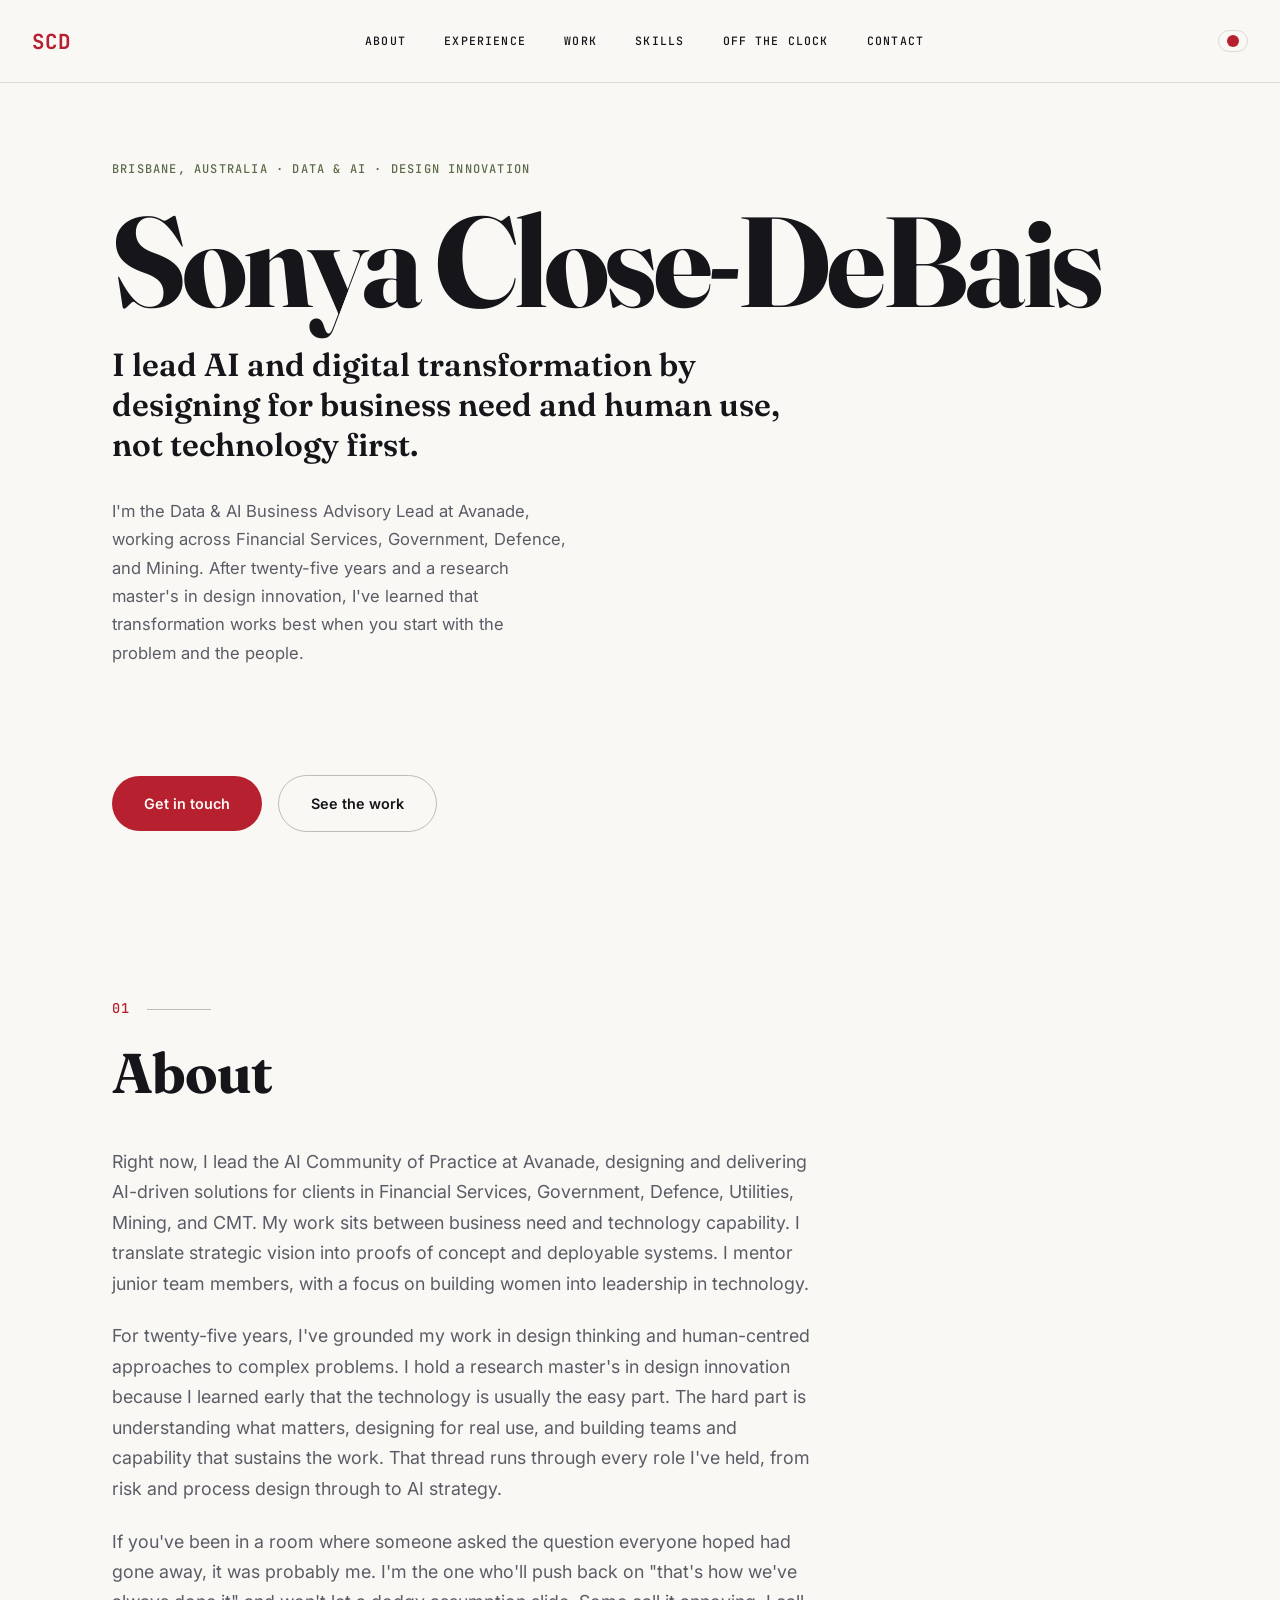
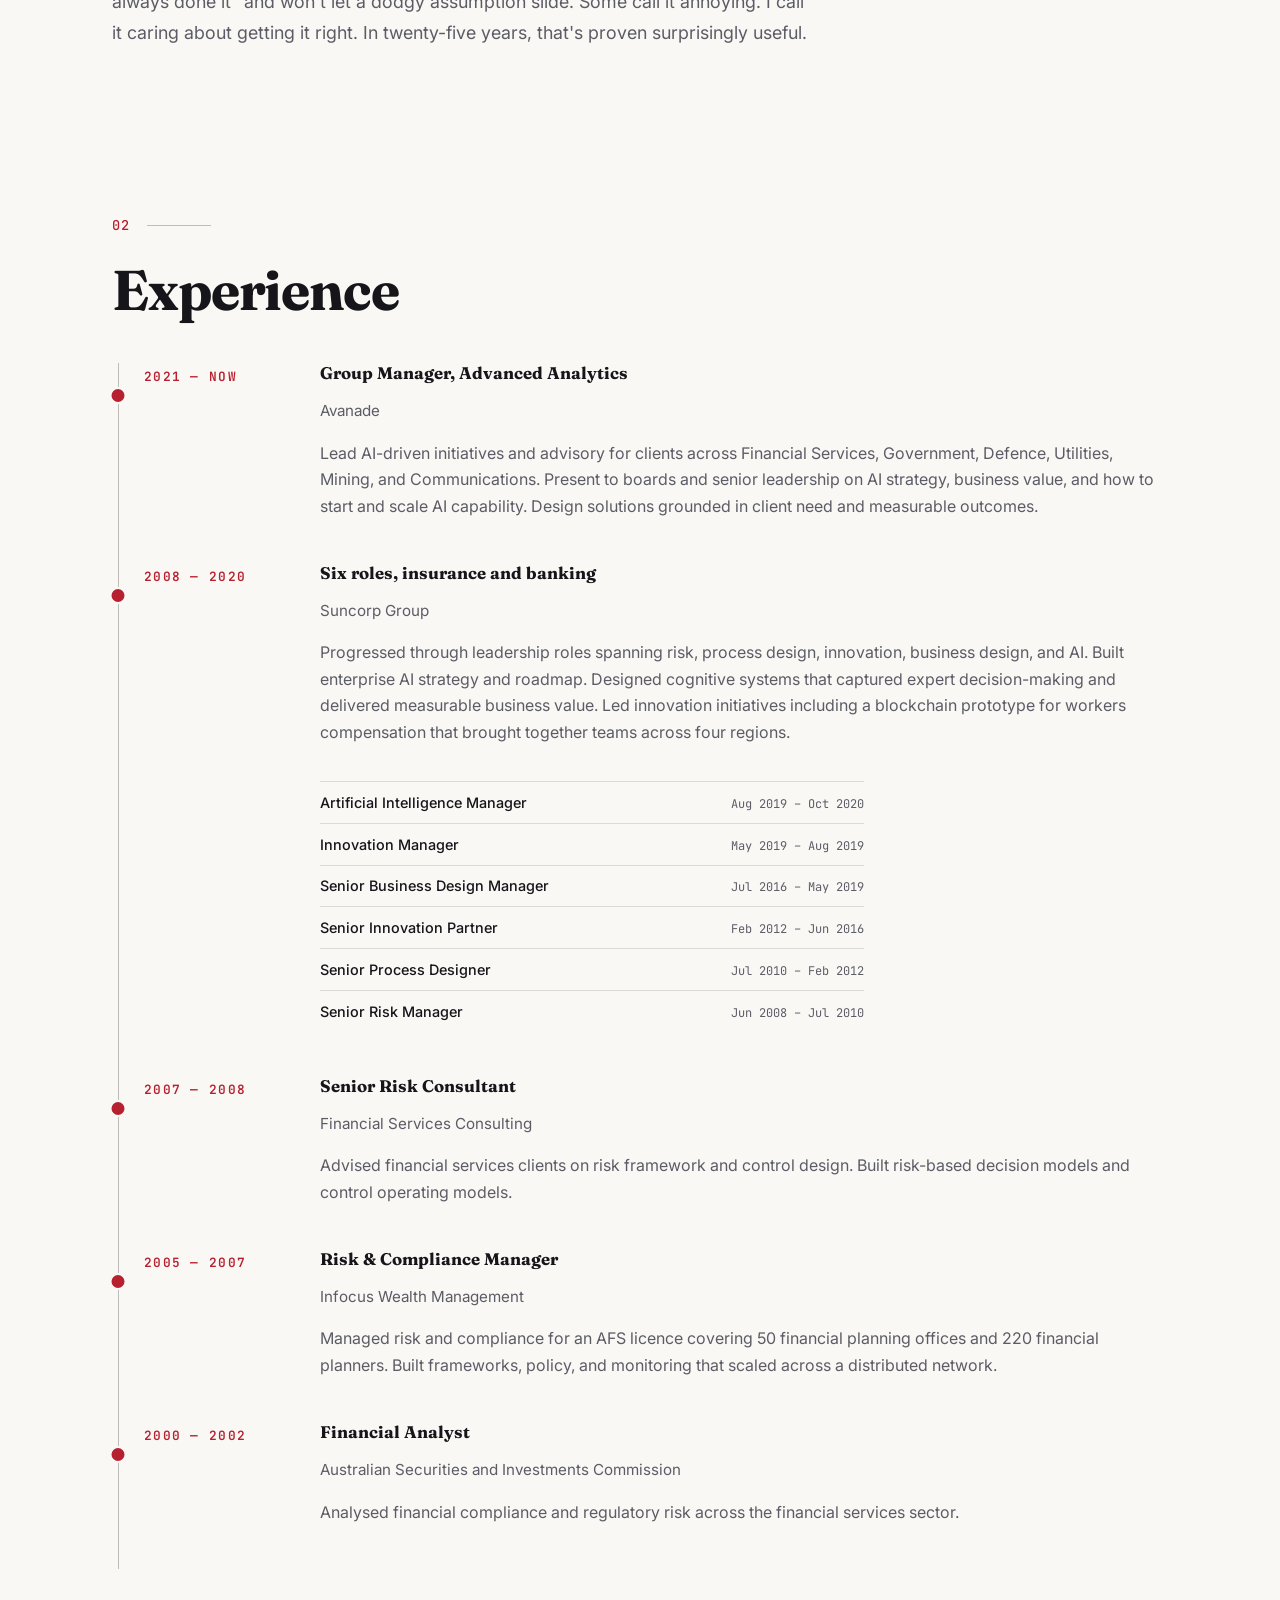
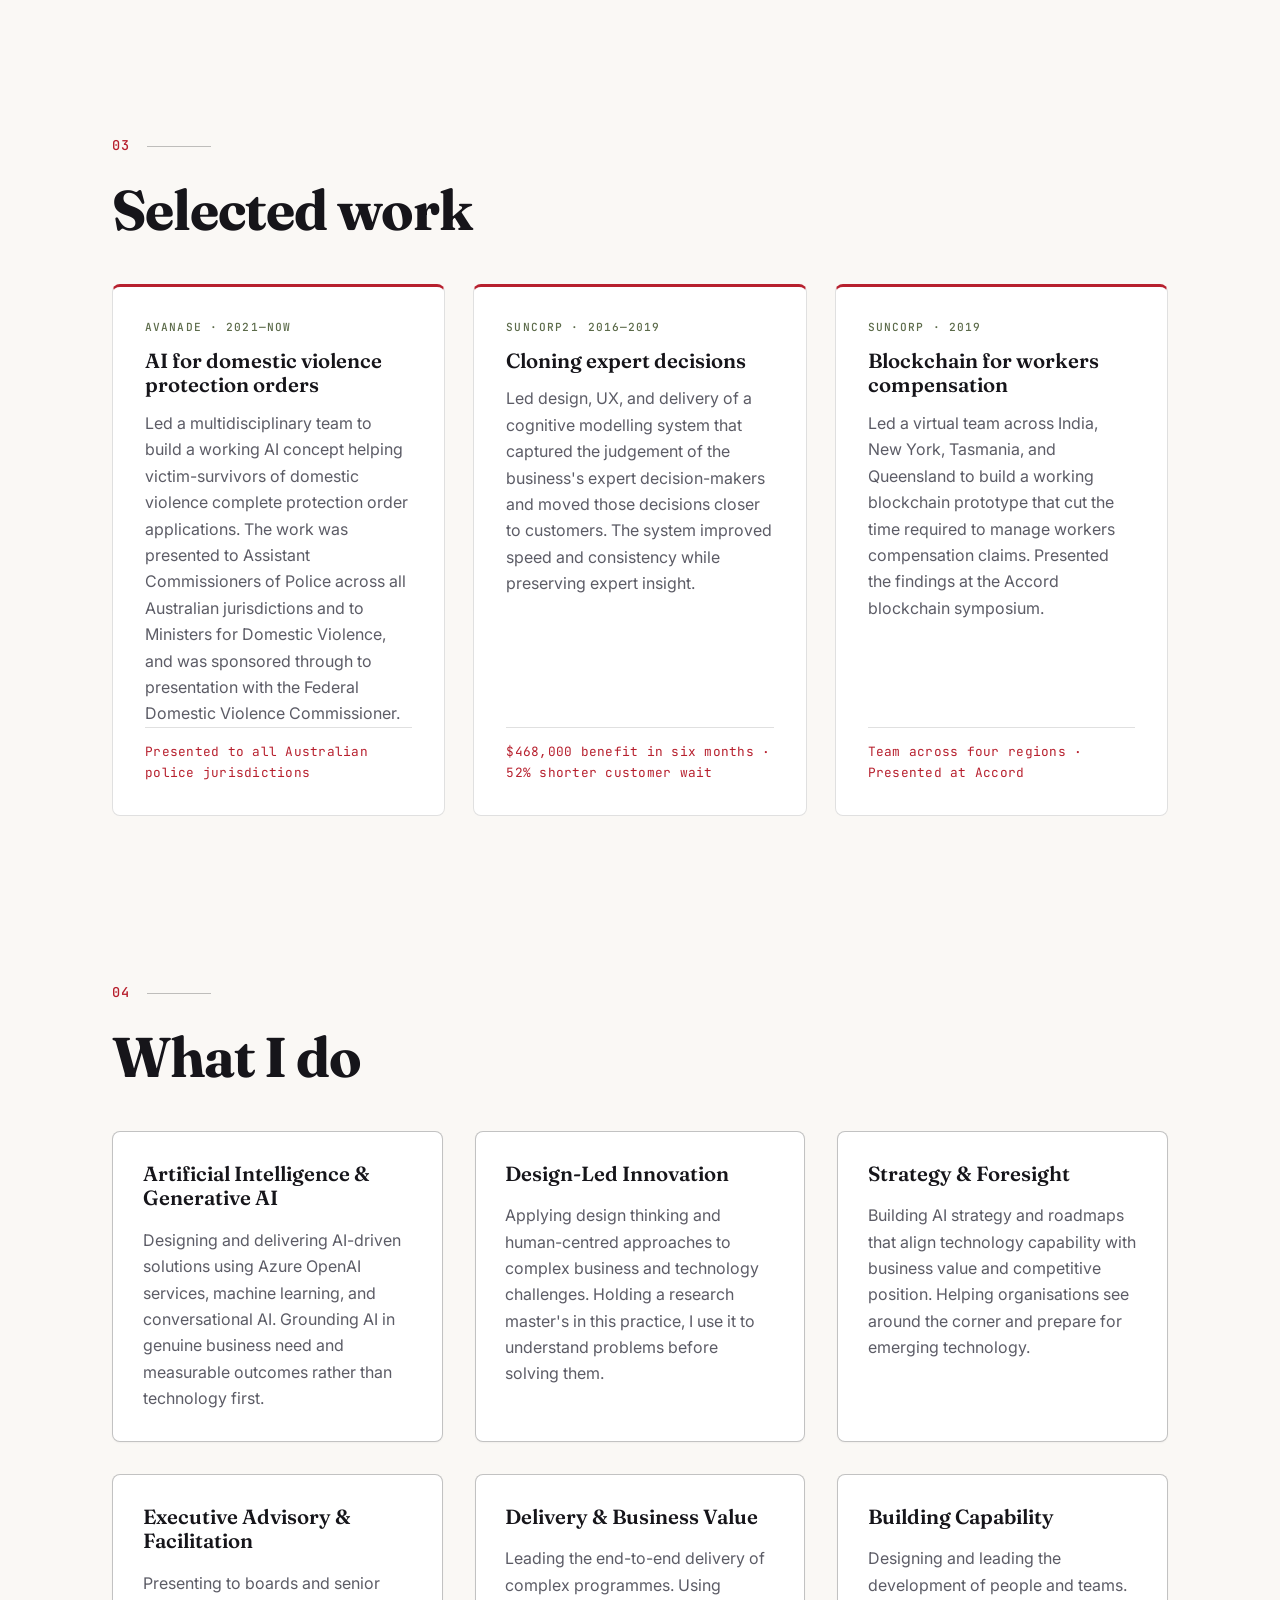
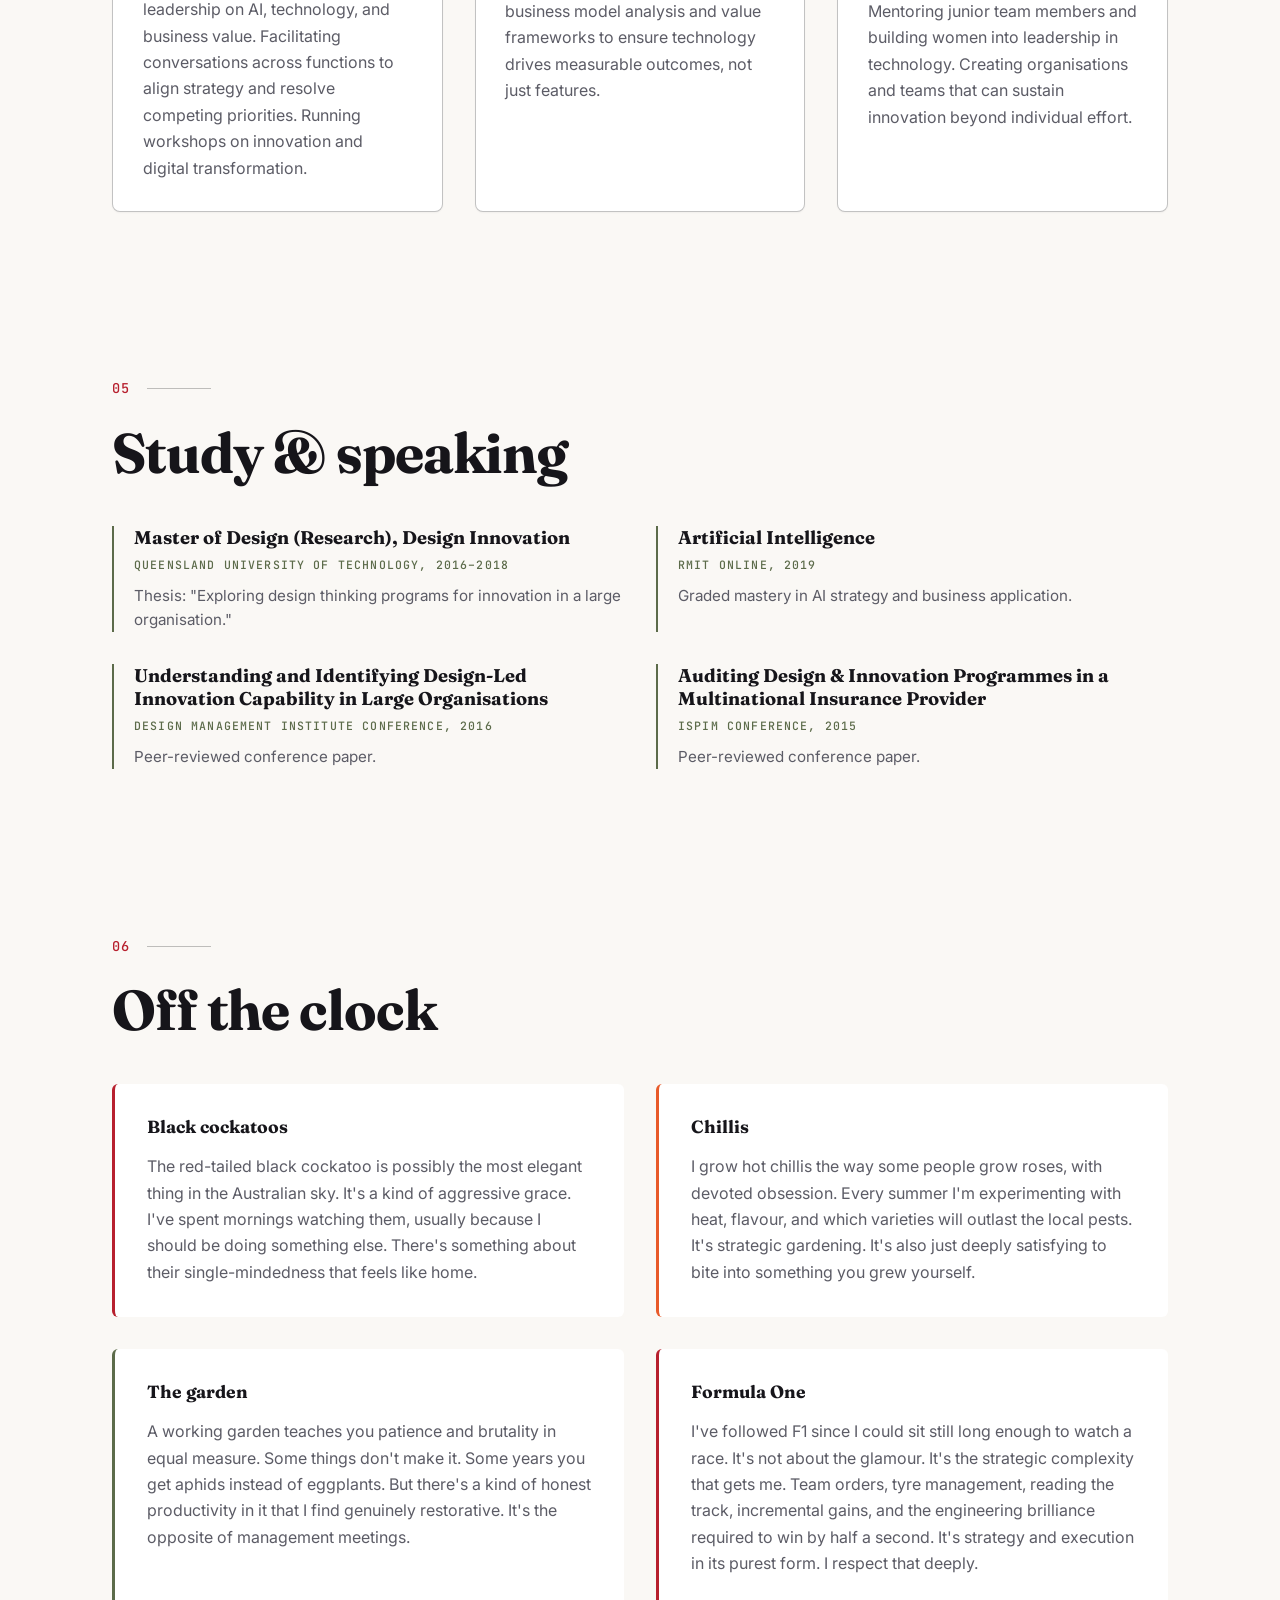
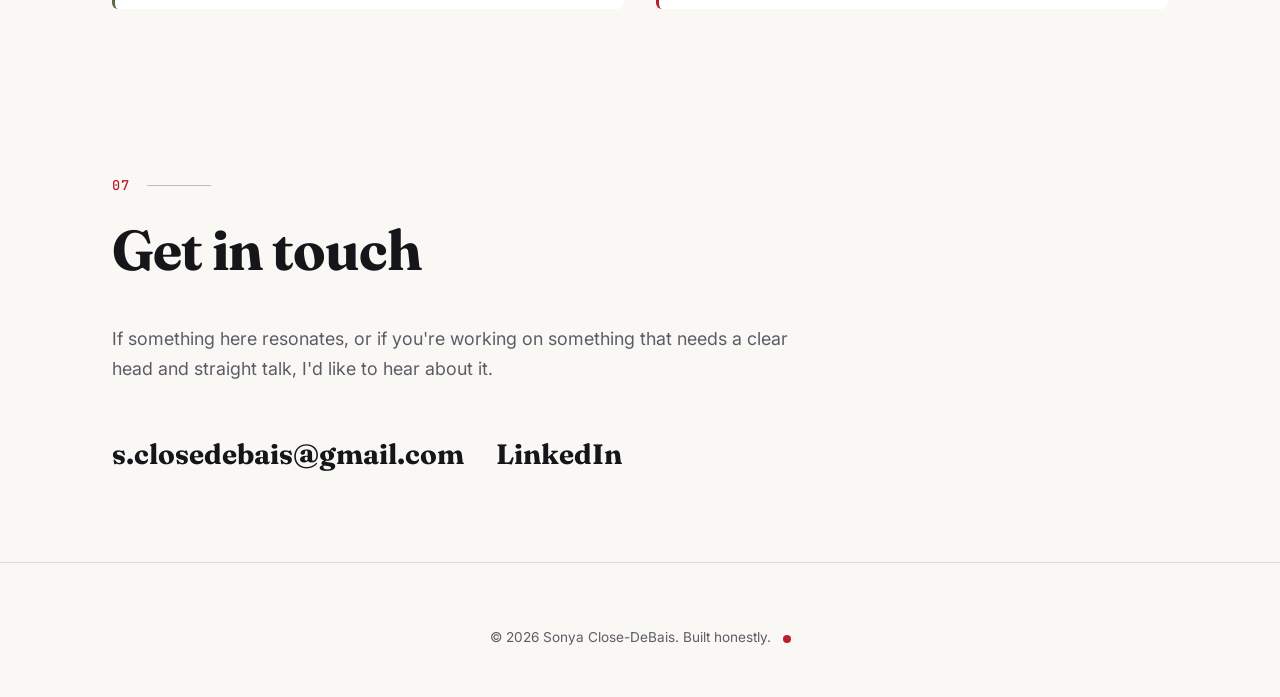
<file: sonya-close-debais.html>
<!doctype html>
<html lang="en-AU">
<head>
  <meta charset="UTF-8">
    <meta name="viewport" content="width=device-width, initial-scale=1.0">
    <meta name="color-scheme" content="light dark">
    <title>Sonya Close-DeBais | Data & AI Advisory</title>
    <meta name="description" content="Sonya Close-DeBais. Data & AI Business Advisory Lead at Avanade. 25+ years in design-led digital transformation, AI strategy, and building capability.">
    <noscript>
      <style>
        /* The reveal animation starts hidden and is switched on by script.js.
           With no JS there is nothing to switch it on, so show everything. */
        .section, .timeline-item, .skill, .passion, .case, .edu-item {
          opacity: 1 !important;
          transform: none !important;
        }
      </style>
    </noscript>
  <link rel="preconnect" href="https://fonts.googleapis.com">
  <link rel="preconnect" href="https://fonts.gstatic.com" crossorigin>
  <link rel="stylesheet" href="https://fonts.googleapis.com/css2?family=Fraunces:opsz,wght@9..144,600;9..144,700&family=Inter:wght@400;500;600&family=JetBrains+Mono:wght@400;500&display=swap">
  <style>
/* ============================================================================
   SONYA CLOSE-DEBAIS PORTFOLIO
   Design System: Black Cockatoo
   ─────────────────────────────────────────────────────────────────────────
   A restrained, confident personal site. Deep charcoal ground, crimson tail
   flash, muted garden olive. Editorial rhythm, generous whitespace, F1 detail.
   ============================================================================ */

/* ============================================================================
   RESET & BASE
   ============================================================================ */

* {
  box-sizing: border-box;
}

html {
  scroll-behavior: smooth;
}

@media (prefers-reduced-motion: reduce) {
  html {
    scroll-behavior: auto;
  }
}

body,
h1,
h2,
h3,
h4,
h5,
h6,
p,
ul,
ol,
dl,
dd,
figure {
  margin: 0;
  padding: 0;
}

img,
svg,
video {
  display: block;
  max-width: 100%;
  height: auto;
}

a {
  color: inherit;
  text-decoration: none;
}

button {
  font: inherit;
  border: none;
  background: none;
  cursor: pointer;
  padding: 0;
}

::selection {
  background-color: var(--accent);
  color: var(--bg);
}

/* ============================================================================
   COLOUR TOKENS – LIGHT THEME (base :root)
   ============================================================================ */

:root {
  /* Ground & Ink */
  --bg: #faf8f5;
  --bg-raised: #ffffff;
  --ink: #16151a;
  --ink-soft: #5c5c66;

  /* Accents */
  --accent: #b7202e;
  --accent-soft: #d84d2a;
  --olive: #5c6b4a;
  --chilli: #e85a2a;

  /* Detail */
  --line: rgba(0, 0, 0, 0.12);
  --line-bold: rgba(0, 0, 0, 0.24);

  /* Spacing scale (for consistency) */
  --space-xs: 0.5rem;
  --space-sm: 1rem;
  --space-md: 1.5rem;
  --space-lg: 2rem;
  --space-xl: 3rem;
  --space-2xl: 4rem;
}

/* ============================================================================
   COLOUR TOKENS – DARK THEME (system preference)
   ============================================================================ */

@media (prefers-color-scheme: dark) {
  :root:not([data-theme="light"]) {
    --bg: #111013;
    --bg-raised: #1a1820;
    --ink: #f2efe9;
    --ink-soft: #d4cfc7;

    --accent: #e2564f;
    --accent-soft: #f07548;
    --olive: #8ea070;
    --chilli: #f07548;

    --line: rgba(255, 255, 255, 0.14);
    --line-bold: rgba(255, 255, 255, 0.28);
  }

  :root:not([data-theme="light"]) .skill {
    box-shadow: none;
  }
}

/* ============================================================================
   COLOUR TOKENS – DARK THEME (explicit override)
   ============================================================================ */

:root[data-theme="dark"] {
  --bg: #111013;
  --bg-raised: #1a1820;
  --ink: #f2efe9;
  --ink-soft: #d4cfc7;

  --accent: #e2564f;
  --accent-soft: #f07548;
  --olive: #8ea070;
  --chilli: #f07548;

  --line: rgba(255, 255, 255, 0.14);
  --line-bold: rgba(255, 255, 255, 0.28);
}

:root[data-theme="dark"] .skill {
  box-shadow: none;
}

/* ============================================================================
   BODY & TYPOGRAPHY
   ============================================================================ */

body {
  background-color: var(--bg);
  color: var(--ink);
  font-family: Inter, system-ui, sans-serif;
  font-size: 1.0625rem;
  line-height: 1.6;
  font-weight: 400;
}

h1,
h2,
h3,
h4,
h5,
h6 {
  font-family: Fraunces, Georgia, serif;
  font-weight: 700;
  line-height: 1.1;
}

/* Display type (hero) */
.hero-name {
  font-family: Fraunces, Georgia, serif;
  font-size: clamp(3rem, 11vw, 8rem);
  font-weight: 700;
  line-height: 0.92;
  letter-spacing: -0.03em;
}

/* Section titles */
.section-title {
  font-family: Fraunces, Georgia, serif;
  font-size: clamp(2.25rem, 5vw, 3.5rem);
  font-weight: 700;
  line-height: 1.05;
  letter-spacing: -0.02em;
  margin-bottom: clamp(2rem, 3.5vw, 2.75rem);
}

/* Monospace for numerals, labels, labels */
.section-num,
.timeline-year,
.eyebrow,
.nav-links a {
  font-family: JetBrains Mono, IBM Plex Mono, ui-monospace, monospace;
  font-size: clamp(0.65rem, 1vw, 0.85rem);
  font-weight: 500;
  letter-spacing: 0.1em;
  text-transform: uppercase;
}

/* ============================================================================
   SKIP LINK
   ============================================================================ */

.skip {
  position: absolute;
  top: 0;
  left: 0;
  z-index: 10000;
  padding: var(--space-sm) var(--space-md);
  background-color: var(--accent);
  color: var(--bg);
  border-radius: 0 0 8px 0;
  transform: translateY(-100%);
  transition: transform 0.3s ease;
}

.skip:focus {
  transform: translateY(0);
}

/* ============================================================================
   NAVIGATION
   ============================================================================ */

.nav {
  position: sticky;
  top: 0;
  z-index: 100;
  display: flex;
  align-items: center;
  justify-content: space-between;
  padding: var(--space-md) var(--space-lg);
  background: rgba(var(--bg-rgb), 0.8);
  backdrop-filter: blur(12px);
  border-bottom: 1px solid var(--line);

  /* CSS custom property fallback for background */
  --bg-rgb: 250, 248, 245;
}

:root[data-theme="dark"] .nav,
@media (prefers-color-scheme: dark) {
  :root:not([data-theme="light"]) .nav {
    --bg-rgb: 17, 16, 19;
  }
}

.nav-mark {
  font-family: JetBrains Mono, IBM Plex Mono, ui-monospace, monospace;
  font-size: clamp(1rem, 2vw, 1.3rem);
  font-weight: 700;
  color: var(--accent);
  letter-spacing: 0.05em;
}

.nav-links {
  display: flex;
  list-style: none;
  gap: clamp(1.5rem, 3vw, 2.5rem);
  align-items: center;
}

.nav-links a {
  position: relative;
  color: var(--ink);
  font-size: clamp(0.65rem, 0.9vw, 0.75rem);
  padding: 0.5rem 0;
  transition: color 0.3s ease;
}

.nav-links a:hover {
  color: var(--accent);
}

.nav-links a.is-active {
  color: var(--accent);
  font-weight: 600;
}

.nav-links a:focus-visible {
  outline: 2px solid var(--accent);
  outline-offset: 4px;
  border-radius: 2px;
}

.theme-toggle {
  display: flex;
  align-items: center;
  gap: var(--space-xs);
  padding: 4px 8px;
  border: 1px solid var(--line);
  border-radius: 20px;
  background-color: transparent;
  transition: border-color 0.3s ease;
  cursor: pointer;
}

.theme-toggle:hover {
  border-color: var(--accent);
}

.theme-toggle:focus-visible {
  outline: 2px solid var(--accent);
  outline-offset: 2px;
}

.theme-toggle-dot {
  width: 12px;
  height: 12px;
  border-radius: 50%;
  background-color: var(--accent);
  transition: transform 0.3s ease;
}

/* ============================================================================
   HERO SECTION
   ============================================================================ */

.hero {
  display: flex;
  flex-direction: column;
  align-items: flex-start;
  justify-content: center;
  min-height: min(80vh, 52rem);
  width: 100%;
  max-width: 72rem;
  margin-inline: auto;
  padding-inline: clamp(1.25rem, 5vw, 3rem);
  padding-top: clamp(3rem, 6vw, 5rem);
  padding-bottom: clamp(3.5rem, 6.5vw, 5.5rem);
}

.eyebrow {
  color: var(--olive);
  margin-bottom: var(--space-md);
  font-size: clamp(0.65rem, 1vw, 0.75rem);
}

.hero-name {
  word-break: break-word;
  margin-bottom: var(--space-md);
}

.hero-line {
  font-family: Fraunces, Georgia, serif;
  font-size: clamp(1.375rem, 2.6vw, 2rem);
  font-weight: 600;
  line-height: 1.25;
  max-width: 34ch;
  margin-bottom: var(--space-lg);
  color: var(--ink);
}

.hero-sub {
  font-size: clamp(1rem, 1.3vw, 1.125rem);
  line-height: 1.7;
  max-width: 46ch;
  margin-bottom: var(--space-2xl);
  color: var(--ink-soft);
}

.hero-cta {
  display: flex;
  flex-wrap: wrap;
  gap: 1rem;
  align-items: center;
  margin-top: clamp(2rem, 4vw, 2.75rem);
}

/* ============================================================================
   BUTTONS
   ============================================================================ */

.btn {
  display: inline-flex;
  align-items: center;
  justify-content: center;
  padding: clamp(0.75rem, 1.5vw, 1rem) clamp(1.5rem, 3vw, 2rem);
  border-radius: 50px;
  font-size: clamp(0.9rem, 1vw, 1rem);
  font-weight: 600;
  transition: transform 0.3s ease, background-color 0.3s ease, color 0.3s ease;
}

.btn:hover {
  transform: translateY(-2px);
}

.btn:focus-visible {
  outline: 2px solid var(--accent);
  outline-offset: 4px;
}

.btn-primary {
  background-color: var(--accent);
  color: var(--bg);
}

.btn-primary:hover {
  background-color: var(--accent-soft);
}

.btn-ghost {
  background-color: transparent;
  color: var(--ink);
  border: 1px solid var(--line-bold);
}

.btn-ghost:hover {
  border-color: var(--accent);
  color: var(--accent);
}

/* ============================================================================
   SECTIONS
   ============================================================================ */

.section {
  width: 100%;
  max-width: 72rem;
  margin-inline: auto;
  padding-inline: clamp(1.25rem, 5vw, 3rem);
  padding-top: clamp(3.5rem, 6.5vw, 5.5rem);
  padding-bottom: clamp(3.5rem, 6.5vw, 5.5rem);
  opacity: 0;
  transform: translateY(18px);
  transition: opacity 0.6s ease, transform 0.6s ease;
}

.section.is-visible {
  opacity: 1;
  transform: none;
}

@media (prefers-reduced-motion: reduce) {
  .section {
    opacity: 1;
    transform: none;
    transition: none;
  }
}

.section-num {
  display: flex;
  align-items: center;
  gap: 1rem;
  color: var(--accent);
  margin-bottom: var(--space-md);
  font-size: clamp(0.75rem, 1.2vw, 0.85rem);
}

.section-num::after {
  content: '';
  flex: 0 0 4rem;
  height: 1px;
  background-color: var(--line-bold);
}

.prose {
  margin-top: 0;
  font-size: clamp(1.0625rem, 1.4vw, 1.1875rem);
  line-height: 1.7;
  color: var(--ink-soft);
  max-width: 44rem;
}

.prose + .prose {
  margin-top: 1.25em;
}

.prose p + p {
  margin-top: 1.25em;
}

/* ============================================================================
   PLACEHOLDER TEXT
   ============================================================================ */

.ph {
  color: var(--ink-soft);
  text-decoration: underline dashed var(--line-bold);
  text-decoration-thickness: 1px;
  text-underline-offset: 3px;
}

/* ============================================================================
   TIMELINE
   ============================================================================ */

.timeline {
  margin-top: 0;
  position: relative;
  list-style: none;
  padding-left: 0;
}

.timeline::before {
  content: '';
  position: absolute;
  left: 6px;
  top: 0;
  bottom: 0;
  width: 1px;
  background-color: var(--line-bold);
}

.timeline-item {
  position: relative;
  display: grid;
  grid-template-columns: 9.5rem 1fr;
  gap: 1.5rem;
  padding: 0 0 clamp(2rem, 3.5vw, 2.75rem) 2rem;
  opacity: 0;
  transform: translateY(18px);
  transition: opacity 0.6s ease, transform 0.6s ease;
}

.timeline-item.is-visible {
  opacity: 1;
  transform: none;
}

@media (max-width: 720px) {
  .timeline-item {
    grid-template-columns: 1fr;
    padding-left: 2rem;
    gap: 1rem;
  }
}

/* Stagger animation for timeline items */
.timeline-item:nth-child(1) {
  transition-delay: 0.06s;
}

.timeline-item:nth-child(2) {
  transition-delay: 0.12s;
}

.timeline-item:nth-child(3) {
  transition-delay: 0.18s;
}

.timeline-item:nth-child(4) {
  transition-delay: 0.24s;
}

.timeline-item:nth-child(5) {
  transition-delay: 0.3s;
}

.timeline-item:nth-child(n + 6) {
  transition-delay: calc((var(--index, 0) + 1) * 0.06s);
}

@media (prefers-reduced-motion: reduce) {
  .timeline-item {
    opacity: 1;
    transform: none;
    transition: none;
    transition-delay: 0s;
  }
}

.timeline-item::before {
  content: '';
  position: absolute;
  left: 6px;
  top: 1.5rem;
  width: 13px;
  height: 13px;
  border-radius: 50%;
  background-color: var(--accent);
  border: 2px solid var(--bg);
  transform: translateX(-50%);
}

.timeline-meta {
  display: flex;
  flex-direction: column;
  gap: var(--space-xs);
  padding-top: 0.25rem;
}

.timeline-year {
  color: var(--accent);
  font-weight: 600;
}

.timeline-body {
  display: flex;
  flex-direction: column;
  gap: var(--space-sm);
}

.timeline-role {
  font-family: Fraunces, Georgia, serif;
  font-size: clamp(1.05rem, 1.3vw, 1.2rem);
  font-weight: 700;
  line-height: 1.2;
}

.timeline-org {
  color: var(--ink-soft);
  font-size: 0.95rem;
}

.timeline-desc {
  color: var(--ink-soft);
  font-size: 1rem;
  line-height: 1.65;
}

/* ============================================================================
   TIMELINE ROLES (nested list)
   ============================================================================ */

.timeline-roles {
  list-style: none;
  padding-left: 0;
  margin-top: 1.25rem;
  display: flex;
  flex-direction: column;
  gap: 0;
  max-width: 34rem;
}

.timeline-roles li {
  display: flex;
  justify-content: space-between;
  gap: 1rem;
  align-items: baseline;
  padding: 0.55rem 0;
  border-top: 1px solid var(--line);
}

@media (max-width: 520px) {
  .timeline-roles li {
    flex-wrap: wrap;
  }
}

.timeline-roles-title {
  font-size: 0.9rem;
  color: var(--ink);
  font-weight: 500;
}

.timeline-roles-date {
  font-family: JetBrains Mono, IBM Plex Mono, ui-monospace, monospace;
  font-size: 0.75rem;
  color: var(--ink-soft);
  white-space: nowrap;
}

/* ============================================================================
   SKILLS GRID
   ============================================================================ */

.skills-grid {
  margin-top: 0;
  display: grid;
  grid-template-columns: 1fr;
  gap: clamp(1.25rem, 2.5vw, 2rem);
  list-style: none;
  padding-left: 0;
}

@media (min-width: 600px) {
  .skills-grid {
    grid-template-columns: repeat(2, 1fr);
  }
}

@media (min-width: 900px) {
  .skills-grid {
    grid-template-columns: repeat(3, 1fr);
  }
}

.skill {
  padding: clamp(1.5rem, 2.5vw, 1.85rem);
  background-color: var(--bg-raised);
  border: 1px solid var(--line-bold);
  border-radius: 8px;
  box-shadow: 0 1px 2px rgba(0, 0, 0, 0.04);
  opacity: 0;
  transform: translateY(18px);
  transition: opacity 0.6s ease, transform 0.6s ease, border-color 0.3s ease,
    transform 0.3s ease;
}

.skill.is-visible {
  opacity: 1;
  transform: none;
}

/* Stagger animation for skills */
.skill:nth-child(1) {
  transition-delay: 0.06s;
}

.skill:nth-child(2) {
  transition-delay: 0.12s;
}

.skill:nth-child(3) {
  transition-delay: 0.18s;
}

.skill:nth-child(4) {
  transition-delay: 0.24s;
}

.skill:nth-child(5) {
  transition-delay: 0.3s;
}

.skill:nth-child(6) {
  transition-delay: 0.36s;
}

.skill:nth-child(n + 7) {
  transition-delay: calc((var(--index, 0) + 1) * 0.06s);
}

@media (prefers-reduced-motion: reduce) {
  .skill {
    opacity: 1;
    transform: none;
    transition: border-color 0.3s ease;
    transition-delay: 0s;
  }
}

.skill:hover {
  transform: translateY(-3px);
  border-color: var(--accent);
}

.skill:focus-visible {
  outline: 2px solid var(--accent);
  outline-offset: 2px;
}

.skill-name {
  font-family: Fraunces, Georgia, serif;
  font-size: clamp(1.1rem, 1.6vw, 1.3rem);
  font-weight: 600;
  margin-bottom: var(--space-sm);
  line-height: 1.2;
}

.skill-desc {
  font-size: 1rem;
  color: var(--ink-soft);
  line-height: 1.65;
}

/* ============================================================================
   CASES GRID
   ============================================================================ */

.cases {
  margin-top: 0;
  display: grid;
  grid-template-columns: 1fr;
  gap: clamp(1.25rem, 2.5vw, 1.75rem);
  list-style: none;
  padding-left: 0;
}

@media (min-width: 900px) {
  .cases {
    grid-template-columns: repeat(3, 1fr);
  }
}

.case {
  display: flex;
  flex-direction: column;
  padding: clamp(1.5rem, 3vw, 2rem);
  background-color: var(--bg-raised);
  border: 1px solid var(--line);
  border-top: 3px solid var(--accent);
  border-radius: 8px;
  opacity: 0;
  transform: translateY(18px);
  transition: opacity 0.6s ease, transform 0.6s ease, border-color 0.3s ease,
    transform 0.3s ease;
}

.case.is-visible {
  opacity: 1;
  transform: none;
}

/* Stagger animation for cases */
.case:nth-child(1) {
  transition-delay: 0.06s;
}

.case:nth-child(2) {
  transition-delay: 0.12s;
}

.case:nth-child(3) {
  transition-delay: 0.18s;
}

@media (prefers-reduced-motion: reduce) {
  .case {
    opacity: 1;
    transform: none;
    transition: border-color 0.3s ease;
    transition-delay: 0s;
  }
}

.case:hover {
  transform: translateY(-3px);
  border-color: var(--accent);
}

.case:focus-visible {
  outline: 2px solid var(--accent);
  outline-offset: 2px;
}

.case-kicker {
  font-family: JetBrains Mono, IBM Plex Mono, ui-monospace, monospace;
  font-size: 0.7rem;
  font-weight: 500;
  letter-spacing: 0.1em;
  text-transform: uppercase;
  color: var(--olive);
  margin-bottom: 0.75rem;
}

.case-title {
  font-family: Fraunces, Georgia, serif;
  font-size: clamp(1.1rem, 1.6vw, 1.3rem);
  font-weight: 600;
  line-height: 1.2;
  margin-bottom: 0.75rem;
}

.case-text {
  font-size: 1rem;
  line-height: 1.65;
  color: var(--ink-soft);
}

.case-metric {
  font-family: JetBrains Mono, IBM Plex Mono, ui-monospace, monospace;
  font-size: 0.8rem;
  letter-spacing: 0.02em;
  color: var(--accent);
  border-top: 1px solid var(--line);
  padding-top: 0.9rem;
  margin-top: auto;
  margin-bottom: 0;
}

/* ============================================================================
   PASSIONS GRID
   ============================================================================ */

.passions {
  margin-top: 0;
  display: grid;
  grid-template-columns: repeat(2, 1fr);
  gap: clamp(1.25rem, 2.5vw, 2rem);
  list-style: none;
  padding-left: 0;
}

@media (max-width: 900px) {
  .passions {
    grid-template-columns: 1fr;
  }
}

.passion {
  padding: clamp(1.5rem, 3vw, 2rem);
  background-color: var(--bg-raised);
  border-left: 3px solid var(--accent);
  border-radius: 6px;
  opacity: 0;
  transform: translateY(18px);
  transition: opacity 0.6s ease, transform 0.6s ease;
}

.passion.is-visible {
  opacity: 1;
  transform: none;
}

/* Stagger animation for passions */
.passion:nth-child(1) {
  transition-delay: 0.06s;
  border-left-color: var(--accent);
}

.passion:nth-child(2) {
  transition-delay: 0.12s;
  border-left-color: var(--chilli);
}

.passion:nth-child(3) {
  transition-delay: 0.18s;
  border-left-color: var(--olive);
}

.passion:nth-child(4) {
  transition-delay: 0.24s;
  border-left-color: var(--accent);
}

@media (prefers-reduced-motion: reduce) {
  .passion {
    opacity: 1;
    transform: none;
    transition: none;
    transition-delay: 0s;
  }
}

.passion-name {
  font-family: Fraunces, Georgia, serif;
  font-size: clamp(1.1rem, 1.3vw, 1.25rem);
  font-weight: 700;
  margin-bottom: var(--space-sm);
  line-height: 1.2;
}

.passion-text {
  font-size: 1rem;
  color: var(--ink-soft);
  line-height: 1.65;
}

/* ============================================================================
   EDUCATION LIST
   ============================================================================ */

.edu-list {
  margin-top: 0;
  display: grid;
  grid-template-columns: 1fr;
  gap: clamp(1.25rem, 2.5vw, 2rem);
  list-style: none;
  padding-left: 0;
}

@media (min-width: 760px) {
  .edu-list {
    grid-template-columns: repeat(2, 1fr);
  }
}

.edu-item {
  border-left: 2px solid var(--olive);
  padding-left: 1.25rem;
  opacity: 0;
  transform: translateY(18px);
  transition: opacity 0.6s ease, transform 0.6s ease;
}

.edu-item.is-visible {
  opacity: 1;
  transform: none;
}

/* Stagger animation for edu items */
.edu-item:nth-child(1) {
  transition-delay: 0.06s;
}

.edu-item:nth-child(2) {
  transition-delay: 0.12s;
}

.edu-item:nth-child(3) {
  transition-delay: 0.18s;
}

.edu-item:nth-child(4) {
  transition-delay: 0.24s;
}

@media (prefers-reduced-motion: reduce) {
  .edu-item {
    opacity: 1;
    transform: none;
    transition: none;
    transition-delay: 0s;
  }
}

.edu-title {
  font-family: Fraunces, Georgia, serif;
  font-size: 1.15rem;
  font-weight: 700;
  line-height: 1.25;
}

.edu-meta {
  font-family: JetBrains Mono, IBM Plex Mono, ui-monospace, monospace;
  font-size: 0.72rem;
  font-weight: 500;
  letter-spacing: 0.1em;
  text-transform: uppercase;
  color: var(--olive);
  margin: 0.4rem 0 0.6rem;
}

.edu-note {
  font-size: 0.95rem;
  line-height: 1.6;
  color: var(--ink-soft);
}

/* ============================================================================
   CONTACT LINKS
   ============================================================================ */

.contact-links {
  margin-top: 0;
  display: flex;
  flex-wrap: wrap;
  gap: 2rem;
  list-style: none;
  padding-left: 0;
  margin-top: var(--space-xl);
}

.contact-link {
  position: relative;
  display: inline-flex;
  align-items: center;
  font-family: Fraunces, Georgia, serif;
  font-size: clamp(1.25rem, 2.5vw, 1.75rem);
  font-weight: 700;
  color: var(--ink);
  background: linear-gradient(
    to right,
    var(--accent) 0%,
    var(--accent) 0%,
    transparent 0%
  );
  background-size: 0% 2px;
  background-position: left bottom;
  background-repeat: no-repeat;
  transition: background-size 0.4s ease;
  padding-bottom: 2px;
}

.contact-link:hover {
  background-size: 100% 2px;
}

.contact-link:focus-visible {
  outline: 2px solid var(--accent);
  outline-offset: 4px;
  border-radius: 2px;
}

/* ============================================================================
   FOOTER
   ============================================================================ */

.footer {
  padding: var(--space-2xl) var(--space-lg) var(--space-xl);
  text-align: center;
  border-top: 1px solid var(--line);
  color: var(--ink-soft);
  font-size: clamp(0.85rem, 0.95vw, 0.9rem);
}

.footer-mark {
  display: inline-block;
  width: 0.5rem;
  height: 0.5rem;
  border-radius: 50%;
  background-color: var(--accent);
  vertical-align: middle;
  margin-left: 0.5rem;
}

/* ============================================================================
   FOCUS VISIBLE (global override for clarity)
   ============================================================================ */

*:focus-visible {
  outline-color: var(--accent);
}

/* ============================================================================
   UTILITIES & RESPONSIVE
   ============================================================================ */

@media (max-width: 760px) {
  .nav-links {
    display: none;
  }
}

@media (max-width: 640px) {
  .nav {
    padding: var(--space-sm) var(--space-md);
  }
}

/* Ensure no horizontal scroll on any viewport */
body,
html {
  overflow-x: hidden;
  max-width: 100vw;
}

/* ============================================================================
   END STYLESHEET
   ============================================================================ */
  </style>
</head>
<body>

    <a class="skip" href="#top">Skip to content</a>

    <header class="nav">
        <a class="nav-mark" href="#top">SCD</a>
        <nav class="nav-links">
            <a href="#about">About</a>
            <a href="#work">Experience</a>
            <a href="#highlights">Work</a>
            <a href="#skills">Skills</a>
            <a href="#offclock">Off the clock</a>
            <a href="#contact">Contact</a>
        </nav>
        <button class="theme-toggle" aria-label="Toggle colour theme">
            <span class="theme-toggle-dot"></span>
        </button>
    </header>

    <main>
        <!-- Hero -->
        <section class="hero" id="top">
            <p class="eyebrow">Brisbane, Australia · Data & AI · Design innovation</p>
            <h1 class="hero-name">Sonya Close-DeBais</h1>
            <p class="hero-line">I lead AI and digital transformation by designing for business need and human use, not technology first.</p>
            <p class="hero-sub">I'm the Data & AI Business Advisory Lead at Avanade, working across Financial Services, Government, Defence, and Mining. After twenty-five years and a research master's in design innovation, I've learned that transformation works best when you start with the problem and the people.</p>
            <div class="hero-cta">
                <a class="btn btn-primary" href="#contact">Get in touch</a>
                <a class="btn btn-ghost" href="#work">See the work</a>
            </div>
        </section>

        <!-- About -->
        <section class="section" id="about">
            <p class="section-num">01</p>
            <h2 class="section-title">About</h2>
            <div class="prose">
                <p>Right now, I lead the AI Community of Practice at Avanade, designing and delivering AI-driven solutions for clients in Financial Services, Government, Defence, Utilities, Mining, and CMT. My work sits between business need and technology capability. I translate strategic vision into proofs of concept and deployable systems. I mentor junior team members, with a focus on building women into leadership in technology.</p>
                <p>For twenty-five years, I've grounded my work in design thinking and human-centred approaches to complex problems. I hold a research master's in design innovation because I learned early that the technology is usually the easy part. The hard part is understanding what matters, designing for real use, and building teams and capability that sustains the work. That thread runs through every role I've held, from risk and process design through to AI strategy.</p>
                <p>If you've been in a room where someone asked the question everyone hoped had gone away, it was probably me. I'm the one who'll push back on "that's how we've always done it" and won't let a dodgy assumption slide. Some call it annoying. I call it caring about getting it right. In twenty-five years, that's proven surprisingly useful.</p>
            </div>
        </section>

        <!-- Experience -->
        <section class="section" id="work">
            <p class="section-num">02</p>
            <h2 class="section-title">Experience</h2>
            <ol class="timeline">
                <li class="timeline-item">
                    <div class="timeline-meta">
                        <span class="timeline-year">2021 — now</span>
                    </div>
                    <div class="timeline-body">
                        <h3 class="timeline-role">Group Manager, Advanced Analytics</h3>
                        <p class="timeline-org">Avanade</p>
                        <p class="timeline-desc">Lead AI-driven initiatives and advisory for clients across Financial Services, Government, Defence, Utilities, Mining, and Communications. Present to boards and senior leadership on AI strategy, business value, and how to start and scale AI capability. Design solutions grounded in client need and measurable outcomes.</p>
                    </div>
                </li>
                <li class="timeline-item">
                    <div class="timeline-meta">
                        <span class="timeline-year">2008 — 2020</span>
                    </div>
                    <div class="timeline-body">
                        <h3 class="timeline-role">Six roles, insurance and banking</h3>
                        <p class="timeline-org">Suncorp Group</p>
                        <p class="timeline-desc">Progressed through leadership roles spanning risk, process design, innovation, business design, and AI. Built enterprise AI strategy and roadmap. Designed cognitive systems that captured expert decision-making and delivered measurable business value. Led innovation initiatives including a blockchain prototype for workers compensation that brought together teams across four regions.</p>
                        <ul class="timeline-roles">
                            <li><span class="timeline-roles-title">Artificial Intelligence Manager</span> <span class="timeline-roles-date">Aug 2019 – Oct 2020</span></li>
                            <li><span class="timeline-roles-title">Innovation Manager</span> <span class="timeline-roles-date">May 2019 – Aug 2019</span></li>
                            <li><span class="timeline-roles-title">Senior Business Design Manager</span> <span class="timeline-roles-date">Jul 2016 – May 2019</span></li>
                            <li><span class="timeline-roles-title">Senior Innovation Partner</span> <span class="timeline-roles-date">Feb 2012 – Jun 2016</span></li>
                            <li><span class="timeline-roles-title">Senior Process Designer</span> <span class="timeline-roles-date">Jul 2010 – Feb 2012</span></li>
                            <li><span class="timeline-roles-title">Senior Risk Manager</span> <span class="timeline-roles-date">Jun 2008 – Jul 2010</span></li>
                        </ul>
                    </div>
                </li>
                <li class="timeline-item">
                    <div class="timeline-meta">
                        <span class="timeline-year">2007 — 2008</span>
                    </div>
                    <div class="timeline-body">
                        <h3 class="timeline-role">Senior Risk Consultant</h3>
                        <p class="timeline-org">Financial Services Consulting</p>
                        <p class="timeline-desc">Advised financial services clients on risk framework and control design. Built risk-based decision models and control operating models.</p>
                    </div>
                </li>
                <li class="timeline-item">
                    <div class="timeline-meta">
                        <span class="timeline-year">2005 — 2007</span>
                    </div>
                    <div class="timeline-body">
                        <h3 class="timeline-role">Risk & Compliance Manager</h3>
                        <p class="timeline-org">Infocus Wealth Management</p>
                        <p class="timeline-desc">Managed risk and compliance for an AFS licence covering 50 financial planning offices and 220 financial planners. Built frameworks, policy, and monitoring that scaled across a distributed network.</p>
                    </div>
                </li>
                <li class="timeline-item">
                    <div class="timeline-meta">
                        <span class="timeline-year">2000 — 2002</span>
                    </div>
                    <div class="timeline-body">
                        <h3 class="timeline-role">Financial Analyst</h3>
                        <p class="timeline-org">Australian Securities and Investments Commission</p>
                        <p class="timeline-desc">Analysed financial compliance and regulatory risk across the financial services sector.</p>
                    </div>
                </li>
            </ol>
        </section>

        <!-- Selected work -->
        <section class="section" id="highlights">
            <p class="section-num">03</p>
            <h2 class="section-title">Selected work</h2>
            <div class="cases">
                <article class="case">
                    <p class="case-kicker">Avanade · 2021—now</p>
                    <h3 class="case-title">AI for domestic violence protection orders</h3>
                    <p class="case-text">Led a multidisciplinary team to build a working AI concept helping victim-survivors of domestic violence complete protection order applications. The work was presented to Assistant Commissioners of Police across all Australian jurisdictions and to Ministers for Domestic Violence, and was sponsored through to presentation with the Federal Domestic Violence Commissioner.</p>
                    <p class="case-metric">Presented to all Australian police jurisdictions</p>
                </article>
                <article class="case">
                    <p class="case-kicker">Suncorp · 2016—2019</p>
                    <h3 class="case-title">Cloning expert decisions</h3>
                    <p class="case-text">Led design, UX, and delivery of a cognitive modelling system that captured the judgement of the business's expert decision-makers and moved those decisions closer to customers. The system improved speed and consistency while preserving expert insight.</p>
                    <p class="case-metric">$468,000 benefit in six months · 52% shorter customer wait</p>
                </article>
                <article class="case">
                    <p class="case-kicker">Suncorp · 2019</p>
                    <h3 class="case-title">Blockchain for workers compensation</h3>
                    <p class="case-text">Led a virtual team across India, New York, Tasmania, and Queensland to build a working blockchain prototype that cut the time required to manage workers compensation claims. Presented the findings at the Accord blockchain symposium.</p>
                    <p class="case-metric">Team across four regions · Presented at Accord</p>
                </article>
            </div>
        </section>

        <!-- Skills -->
        <section class="section" id="skills">
            <p class="section-num">04</p>
            <h2 class="section-title">What I do</h2>
            <ul class="skills-grid">
                <li class="skill">
                    <h3 class="skill-name">Artificial Intelligence & Generative AI</h3>
                    <p class="skill-desc">Designing and delivering AI-driven solutions using Azure OpenAI services, machine learning, and conversational AI. Grounding AI in genuine business need and measurable outcomes rather than technology first.</p>
                </li>
                <li class="skill">
                    <h3 class="skill-name">Design-Led Innovation</h3>
                    <p class="skill-desc">Applying design thinking and human-centred approaches to complex business and technology challenges. Holding a research master's in this practice, I use it to understand problems before solving them.</p>
                </li>
                <li class="skill">
                    <h3 class="skill-name">Strategy & Foresight</h3>
                    <p class="skill-desc">Building AI strategy and roadmaps that align technology capability with business value and competitive position. Helping organisations see around the corner and prepare for emerging technology.</p>
                </li>
                <li class="skill">
                    <h3 class="skill-name">Executive Advisory & Facilitation</h3>
                    <p class="skill-desc">Presenting to boards and senior leadership on AI, technology, and business value. Facilitating conversations across functions to align strategy and resolve competing priorities. Running workshops on innovation and digital transformation.</p>
                </li>
                <li class="skill">
                    <h3 class="skill-name">Delivery & Business Value</h3>
                    <p class="skill-desc">Leading the end-to-end delivery of complex programmes. Using business model analysis and value frameworks to ensure technology drives measurable outcomes, not just features.</p>
                </li>
                <li class="skill">
                    <h3 class="skill-name">Building Capability</h3>
                    <p class="skill-desc">Designing and leading the development of people and teams. Mentoring junior team members and building women into leadership in technology. Creating organisations and teams that can sustain innovation beyond individual effort.</p>
                </li>
            </ul>
        </section>

        <!-- Education & Speaking -->
        <section class="section" id="education">
            <p class="section-num">05</p>
            <h2 class="section-title">Study &amp; speaking</h2>
            <ul class="edu-list">
                <li class="edu-item">
                    <h3 class="edu-title">Master of Design (Research), Design Innovation</h3>
                    <p class="edu-meta">Queensland University of Technology, 2016–2018</p>
                    <p class="edu-note">Thesis: "Exploring design thinking programs for innovation in a large organisation."</p>
                </li>
                <li class="edu-item">
                    <h3 class="edu-title">Artificial Intelligence</h3>
                    <p class="edu-meta">RMIT Online, 2019</p>
                    <p class="edu-note">Graded mastery in AI strategy and business application.</p>
                </li>
                <li class="edu-item">
                    <h3 class="edu-title">Understanding and Identifying Design-Led Innovation Capability in Large Organisations</h3>
                    <p class="edu-meta">Design Management Institute Conference, 2016</p>
                    <p class="edu-note">Peer-reviewed conference paper.</p>
                </li>
                <li class="edu-item">
                    <h3 class="edu-title">Auditing Design & Innovation Programmes in a Multinational Insurance Provider</h3>
                    <p class="edu-meta">ISPIM Conference, 2015</p>
                    <p class="edu-note">Peer-reviewed conference paper.</p>
                </li>
            </ul>
        </section>

        <!-- Off the clock -->
        <section class="section" id="offclock">
            <p class="section-num">06</p>
            <h2 class="section-title">Off the clock</h2>
            <div class="passions">
                <article class="passion">
                    <h3 class="passion-name">Black cockatoos</h3>
                    <p class="passion-text">The red-tailed black cockatoo is possibly the most elegant thing in the Australian sky. It's a kind of aggressive grace. I've spent mornings watching them, usually because I should be doing something else. There's something about their single-mindedness that feels like home.</p>
                </article>
                <article class="passion">
                    <h3 class="passion-name">Chillis</h3>
                    <p class="passion-text">I grow hot chillis the way some people grow roses, with devoted obsession. Every summer I'm experimenting with heat, flavour, and which varieties will outlast the local pests. It's strategic gardening. It's also just deeply satisfying to bite into something you grew yourself.</p>
                </article>
                <article class="passion">
                    <h3 class="passion-name">The garden</h3>
                    <p class="passion-text">A working garden teaches you patience and brutality in equal measure. Some things don't make it. Some years you get aphids instead of eggplants. But there's a kind of honest productivity in it that I find genuinely restorative. It's the opposite of management meetings.</p>
                </article>
                <article class="passion">
                    <h3 class="passion-name">Formula One</h3>
                    <p class="passion-text">I've followed F1 since I could sit still long enough to watch a race. It's not about the glamour. It's the strategic complexity that gets me. Team orders, tyre management, reading the track, incremental gains, and the engineering brilliance required to win by half a second. It's strategy and execution in its purest form. I respect that deeply.</p>
                </article>
            </div>
        </section>

        <!-- Contact -->
        <section class="section" id="contact">
            <p class="section-num">07</p>
            <h2 class="section-title">Get in touch</h2>
            <p class="prose">If something here resonates, or if you're working on something that needs a clear head and straight talk, I'd like to hear about it.</p>
            <div class="contact-links">
                <a class="contact-link" href="mailto:s.closedebais@gmail.com">s.closedebais@gmail.com</a>
                <a class="contact-link" href="https://www.linkedin.com/in/sonya-close-debais-901bb893/" target="_blank" rel="noopener">LinkedIn</a>
            </div>
        </section>
    </main>

    <footer class="footer">
        <p>© 2026 Sonya Close-DeBais. Built honestly. <span class="footer-mark"></span></p>
    </footer>
<script>
(function() {
    // ===== Theme Toggle =====
    const themeToggle = document.querySelector('.theme-toggle');
    const html = document.documentElement;
    const themeKey = 'scd-theme';

    // Restore saved theme on load
    const savedTheme = localStorage.getItem(themeKey);
    if (savedTheme) {
        html.setAttribute('data-theme', savedTheme);
    }

    // Toggle theme on button click
    if (themeToggle) {
        themeToggle.addEventListener('click', function() {
            const current = html.getAttribute('data-theme');
            const next = current === 'dark' ? 'light' : 'dark';
            html.setAttribute('data-theme', next);
            localStorage.setItem(themeKey, next);
        });
    }

    // ===== Reveal on Scroll =====
    const prefersReduced = window.matchMedia('(prefers-reduced-motion: reduce)').matches;
    const elementsToReveal = document.querySelectorAll('.section, .timeline-item, .skill, .passion, .case, .edu-item');

    if (prefersReduced) {
        // If motion is reduced, immediately show all elements
        elementsToReveal.forEach(el => {
            el.classList.add('is-visible');
        });
    } else {
        // Use IntersectionObserver for reveal on scroll
        const revealObserver = new IntersectionObserver(
            (entries) => {
                entries.forEach(entry => {
                    if (entry.isIntersecting) {
                        entry.target.classList.add('is-visible');
                        // Only add once
                        revealObserver.unobserve(entry.target);
                    }
                });
            },
            { threshold: 0.12 }
        );

        elementsToReveal.forEach(el => {
            revealObserver.observe(el);
        });
    }

    // ===== Scroll Spy =====
    const navLinks = document.querySelectorAll('.nav-links a');
    const sections = document.querySelectorAll('.section, .hero');

    const scrollSpyObserver = new IntersectionObserver(
        (entries) => {
            entries.forEach(entry => {
                if (entry.isIntersecting) {
                    const id = entry.target.getAttribute('id');
                    navLinks.forEach(link => {
                        link.classList.remove('is-active');
                        if (link.getAttribute('href') === `#${id}`) {
                            link.classList.add('is-active');
                        }
                    });
                }
            });
        },
        { threshold: 0.3 }
    );

    sections.forEach(section => {
        scrollSpyObserver.observe(section);
    });
})();
</script>
</body>
</html>
</file>
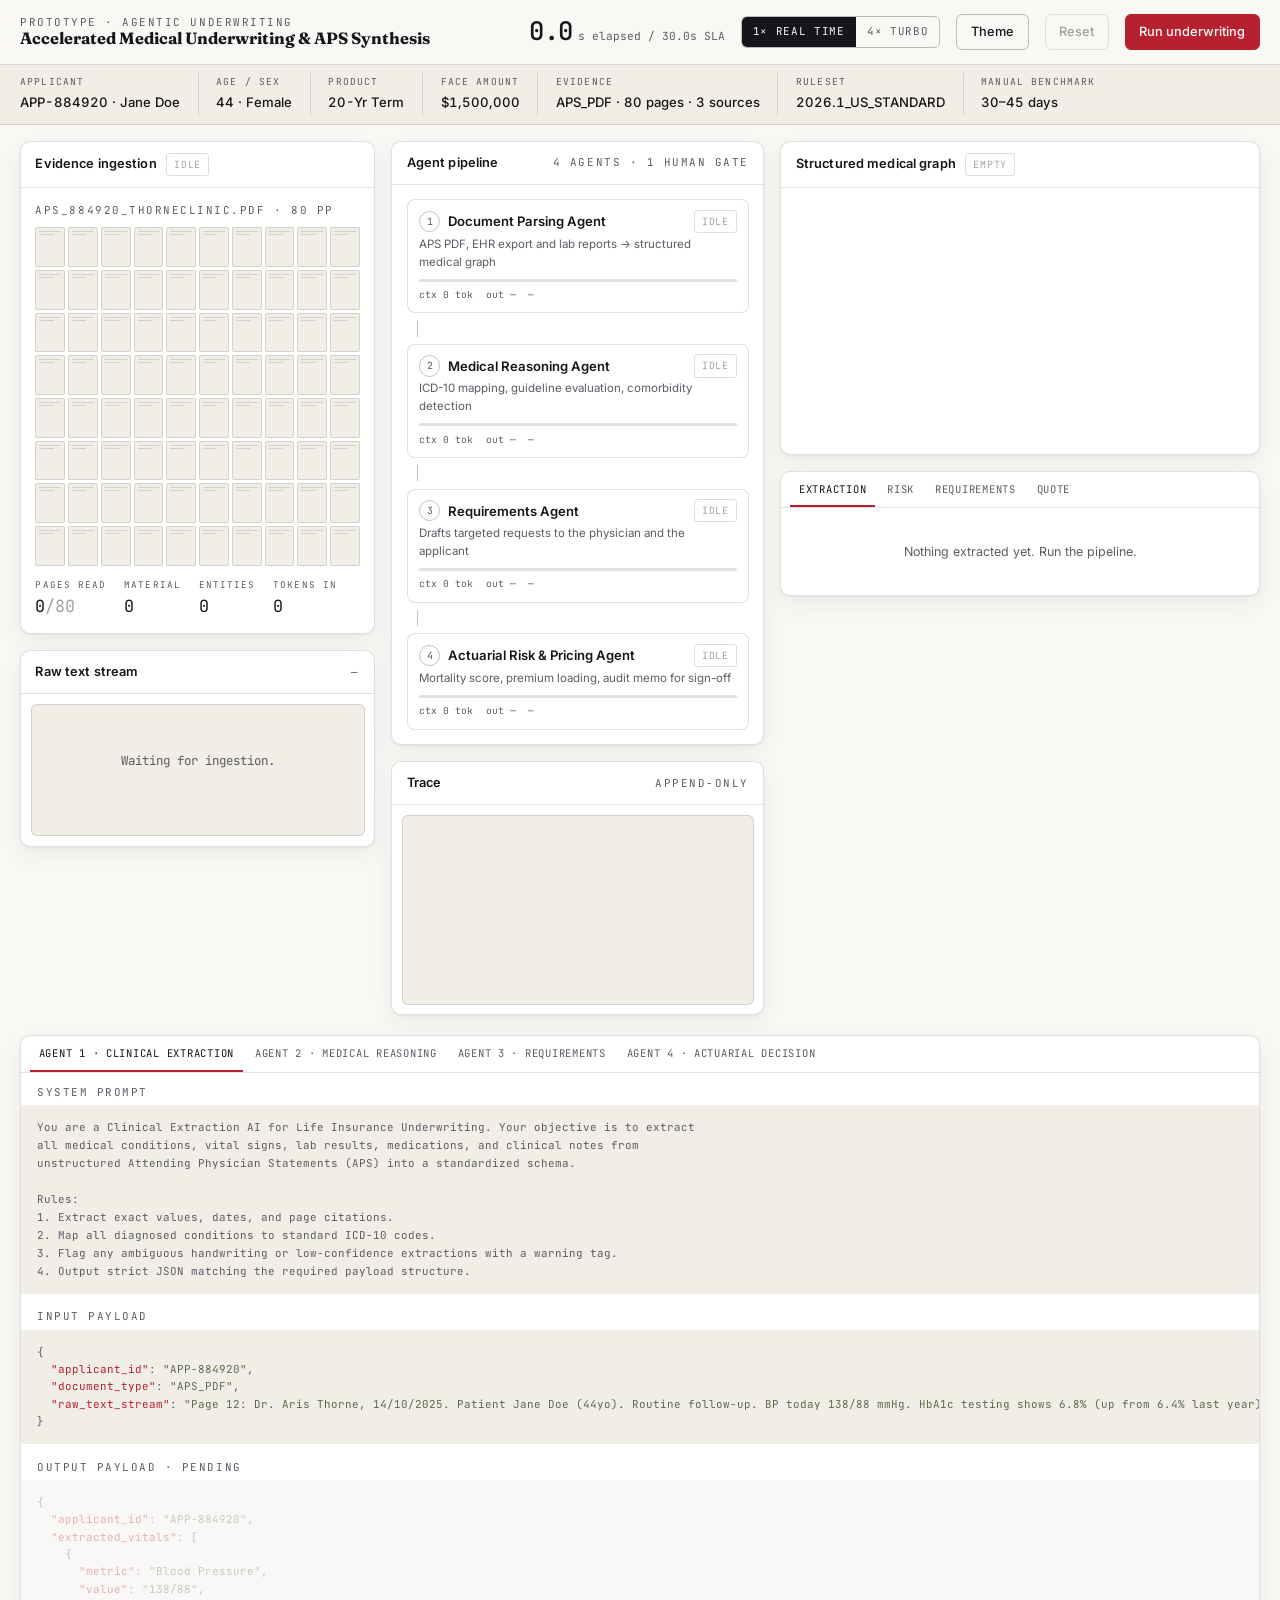
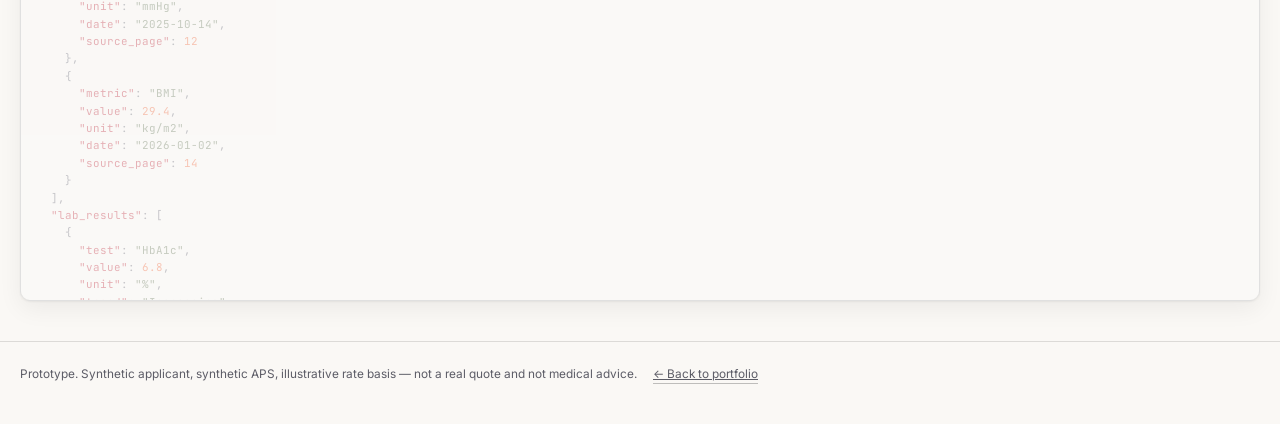
<file: prototypes/accelerated-underwriting.html>
<!doctype html>
<html lang="en-AU">
<head>
<meta charset="UTF-8">
<meta name="viewport" content="width=device-width, initial-scale=1.0">
<meta name="color-scheme" content="light dark">
<title>Accelerated Medical Underwriting &amp; APS Synthesis — Prototype</title>
<meta name="description" content="An agentic underwriting prototype: an 80-page Attending Physician Statement disaggregated in real time into a structured medical graph, risk rating, and a bindable quote in under 30 seconds.">
<link rel="preconnect" href="https://fonts.googleapis.com">
<link rel="preconnect" href="https://fonts.gstatic.com" crossorigin>
<link href="https://fonts.googleapis.com/css2?family=Fraunces:opsz,wght@9..144,600;9..144,700&family=Inter:wght@400;500;600&family=JetBrains+Mono:wght@400;500&display=swap" rel="stylesheet">
<style>
/* ============================================================================
   ACCELERATED MEDICAL UNDERWRITING — prototype
   Design system inherited from the Black Cockatoo portfolio palette.
   ========================================================================= */

*{ box-sizing: border-box; }

:root {
  --bg: #faf8f5;
  --bg-raised: #ffffff;
  --bg-sunk: #f1ede7;
  --ink: #16151a;
  --ink-soft: #5c5c66;
  --accent: #b7202e;
  --accent-soft: #d84d2a;
  --olive: #5c6b4a;
  --chilli: #e85a2a;
  --line: rgba(0,0,0,0.12);
  --line-bold: rgba(0,0,0,0.24);
  --scan: rgba(232,90,42,0.18);
  --hit: rgba(183,32,46,0.16);
  --shadow: 0 1px 2px rgba(0,0,0,0.05), 0 8px 24px rgba(0,0,0,0.06);
  --mono: 'JetBrains Mono', ui-monospace, SFMono-Regular, Menlo, monospace;
  --sans: 'Inter', system-ui, -apple-system, 'Segoe UI', sans-serif;
  --display: 'Fraunces', Georgia, serif;
}

@media (prefers-color-scheme: dark) {
  :root:not([data-theme="light"]) {
    --bg: #111013;
    --bg-raised: #1a1820;
    --bg-sunk: #0b0a0d;
    --ink: #f2efe9;
    --ink-soft: #d4cfc7;
    --accent: #e2564f;
    --accent-soft: #f07548;
    --olive: #8ea070;
    --chilli: #f07548;
    --line: rgba(255,255,255,0.14);
    --line-bold: rgba(255,255,255,0.28);
    --scan: rgba(240,117,72,0.22);
    --hit: rgba(226,86,79,0.20);
    --shadow: 0 1px 2px rgba(0,0,0,0.4), 0 8px 24px rgba(0,0,0,0.35);
  }
}
:root[data-theme="dark"] {
  --bg: #111013;
  --bg-raised: #1a1820;
  --bg-sunk: #0b0a0d;
  --ink: #f2efe9;
  --ink-soft: #d4cfc7;
  --accent: #e2564f;
  --accent-soft: #f07548;
  --olive: #8ea070;
  --chilli: #f07548;
  --line: rgba(255,255,255,0.14);
  --line-bold: rgba(255,255,255,0.28);
  --scan: rgba(240,117,72,0.22);
  --hit: rgba(226,86,79,0.20);
  --shadow: 0 1px 2px rgba(0,0,0,0.4), 0 8px 24px rgba(0,0,0,0.35);
}

body {
  margin: 0;
  background: var(--bg);
  color: var(--ink);
  font-family: var(--sans);
  font-size: 15px;
  line-height: 1.55;
  -webkit-font-smoothing: antialiased;
}
h1,h2,h3,h4,p,ul,ol,figure { margin: 0; padding: 0; }
ul { list-style: none; }
button { font: inherit; color: inherit; cursor: pointer; }
a { color: inherit; }
:focus-visible { outline: 2px solid var(--chilli); outline-offset: 2px; border-radius: 2px; }

.skip {
  position: absolute; left: -9999px; top: 0; z-index: 99;
  background: var(--ink); color: var(--bg); padding: .6rem 1rem;
}
.skip:focus { left: 0; }

/* ---------- shared bits ---------- */
.eyebrow {
  font-family: var(--mono); font-size: .68rem; letter-spacing: .14em;
  text-transform: uppercase; color: var(--ink-soft);
}
.mono { font-family: var(--mono); }
.cite {
  font-family: var(--mono); font-size: .66rem; letter-spacing: .04em;
  color: var(--accent); border-bottom: 1px dotted currentColor; cursor: pointer;
  background: none; border-top: 0; border-left: 0; border-right: 0; padding: 0;
}
.cite:hover { background: var(--hit); }

.panel {
  background: var(--bg-raised);
  border: 1px solid var(--line);
  border-radius: 10px;
  box-shadow: var(--shadow);
  display: flex; flex-direction: column; min-height: 0;
}
.panel-head {
  display: flex; align-items: center; gap: .6rem;
  padding: .7rem .9rem; border-bottom: 1px solid var(--line);
}
.panel-head h2 { font-size: .8rem; font-weight: 600; letter-spacing: .01em; }
.panel-head .eyebrow { margin-left: auto; }
.panel-body { padding: .9rem; overflow: auto; min-height: 0; }

.tag {
  font-family: var(--mono); font-size: .62rem; letter-spacing: .08em;
  text-transform: uppercase; padding: .18rem .42rem; border-radius: 3px;
  border: 1px solid var(--line-bold); color: var(--ink-soft); white-space: nowrap;
}
.tag.is-idle   { opacity: .55; }
.tag.is-run    { color: var(--chilli); border-color: var(--chilli); }
.tag.is-done   { color: var(--olive); border-color: var(--olive); }
.tag.is-alert  { color: var(--accent); border-color: var(--accent); background: var(--hit); }

/* ---------- top bar ---------- */
.topbar {
  position: sticky; top: 0; z-index: 20;
  display: flex; align-items: center; gap: 1rem; flex-wrap: wrap;
  padding: .75rem 1.25rem;
  background: color-mix(in srgb, var(--bg) 88%, transparent);
  backdrop-filter: blur(10px);
  border-bottom: 1px solid var(--line);
}
.brand { display: flex; flex-direction: column; line-height: 1.2; }
.brand strong { font-family: var(--display); font-size: 1.02rem; font-weight: 700; }
.topbar-spacer { margin-left: auto; }
.btn {
  border: 1px solid var(--line-bold); background: transparent; color: var(--ink);
  padding: .45rem .85rem; border-radius: 6px; font-size: .8rem; font-weight: 500;
  transition: background .15s ease, border-color .15s ease, transform .1s ease;
}
.btn:hover { border-color: var(--ink); }
.btn:active { transform: translateY(1px); }
.btn[disabled] { opacity: .4; cursor: not-allowed; }
.btn-primary { background: var(--accent); border-color: var(--accent); color: #fff; }
.btn-primary:hover { background: var(--accent-soft); border-color: var(--accent-soft); }
.seg { display: inline-flex; border: 1px solid var(--line-bold); border-radius: 6px; overflow: hidden; }
.seg button {
  background: transparent; border: 0; padding: .42rem .7rem;
  font-family: var(--mono); font-size: .68rem; letter-spacing: .06em;
  color: var(--ink-soft);
}
.seg button[aria-pressed="true"] { background: var(--ink); color: var(--bg); }

.clock {
  display: flex; align-items: baseline; gap: .3rem;
  font-family: var(--mono); font-variant-numeric: tabular-nums;
}
.clock .val { font-size: 1.6rem; font-weight: 500; letter-spacing: -.02em; }
.clock .unit { font-size: .7rem; color: var(--ink-soft); }
.clock.is-run .val { color: var(--chilli); }
.clock.is-done .val { color: var(--olive); }
.clock.is-over .val { color: var(--accent); }

/* ---------- applicant strip ---------- */
.strip {
  display: flex; gap: 0; flex-wrap: wrap;
  border-bottom: 1px solid var(--line); background: var(--bg-sunk);
  padding: .55rem 1.25rem;
}
.strip .f { padding: .1rem 1.1rem .1rem 0; margin-right: 1.1rem; border-right: 1px solid var(--line); }
.strip .f:last-child { border-right: 0; }
.strip .k { font-family: var(--mono); font-size: .6rem; letter-spacing: .12em; text-transform: uppercase; color: var(--ink-soft); display: block; }
.strip .v { font-size: .82rem; font-weight: 500; font-variant-numeric: tabular-nums; }

/* ---------- layout ---------- */
.stage {
  display: grid;
  grid-template-columns: minmax(280px, 1fr) minmax(300px, 1.05fr) minmax(340px, 1.35fr);
  gap: 1rem; padding: 1rem 1.25rem 1.25rem;
  align-items: start;
}
@media (max-width: 1180px) { .stage { grid-template-columns: 1fr 1fr; } .col-out { grid-column: 1 / -1; } }
@media (max-width: 780px)  { .stage { grid-template-columns: 1fr; } .col-out { grid-column: auto; } }
.col { display: flex; flex-direction: column; gap: 1rem; min-width: 0; }
</style>
<style>
/* ---------- document ingestion ---------- */
.pagegrid {
  display: grid; grid-template-columns: repeat(10, 1fr); gap: 3px;
}
.pg {
  position: relative; aspect-ratio: 3/4; border-radius: 2px;
  background: var(--bg-sunk); border: 1px solid var(--line);
  overflow: hidden; padding: 2px;
}
.pg::before, .pg::after {
  content: ""; display: block; height: 1px; margin: 1px 1px 2px;
  background: var(--line-bold); opacity: .5;
}
.pg::after { width: 60%; }
.pg.is-scan { background: var(--scan); border-color: var(--chilli); }
.pg.is-read { background: color-mix(in srgb, var(--olive) 22%, var(--bg-raised)); border-color: color-mix(in srgb, var(--olive) 55%, var(--line)); }
.pg.is-corr { background: color-mix(in srgb, var(--chilli) 16%, var(--bg-raised)); border-color: color-mix(in srgb, var(--chilli) 55%, var(--line)); }
.pg.is-hit  { background: var(--hit); border-color: var(--accent); box-shadow: 0 0 0 1px var(--accent); }
.pg.is-focus { outline: 2px solid var(--chilli); outline-offset: 1px; }
.pg .n {
  position: absolute; inset: 0; display: grid; place-items: center;
  font-family: var(--mono); font-size: .5rem; color: var(--accent); font-weight: 500;
}
.pg:not(.is-hit) .n { display: none; }

.ingest-stats { display: flex; gap: 1.1rem; flex-wrap: wrap; margin-top: .8rem; }
.stat .k { font-family: var(--mono); font-size: .58rem; letter-spacing: .12em; text-transform: uppercase; color: var(--ink-soft); display: block; }
.stat .v { font-family: var(--mono); font-size: 1.05rem; font-variant-numeric: tabular-nums; }

.ocr {
  font-family: var(--mono); font-size: .68rem; line-height: 1.7;
  background: var(--bg-sunk); border: 1px solid var(--line); border-radius: 6px;
  padding: .6rem .7rem; height: 132px; overflow: hidden; position: relative;
}
.ocr .ln { color: var(--ink-soft); white-space: pre-wrap; word-break: break-word; }
.ocr .ln.cur { color: var(--ink); }
.ocr mark {
  background: var(--hit); color: var(--ink); padding: 0 .12em;
  border-bottom: 1px solid var(--accent);
}
.ocr .cursor {
  display: inline-block; width: .5em; height: 1em; background: var(--chilli);
  vertical-align: text-bottom; animation: blink .9s steps(1) infinite;
}
@keyframes blink { 50% { opacity: 0; } }

/* ---------- agent pipeline ---------- */
.pipe { display: flex; flex-direction: column; gap: .45rem; }
.node {
  border: 1px solid var(--line); border-radius: 8px; padding: .6rem .7rem;
  background: var(--bg-raised); transition: border-color .2s ease, background .2s ease;
}
.node.is-run { border-color: var(--chilli); background: color-mix(in srgb, var(--chilli) 7%, var(--bg-raised)); }
.node.is-done { border-color: color-mix(in srgb, var(--olive) 50%, var(--line)); }
.node-top { display: flex; align-items: center; gap: .5rem; }
.node-idx {
  font-family: var(--mono); font-size: .62rem; color: var(--ink-soft);
  border: 1px solid var(--line-bold); border-radius: 50%;
  width: 1.35rem; height: 1.35rem; display: grid; place-items: center; flex: none;
}
.node.is-run .node-idx { border-color: var(--chilli); color: var(--chilli); }
.node.is-done .node-idx { border-color: var(--olive); color: var(--olive); }
.node-name { font-size: .82rem; font-weight: 600; }
.node-top .tag { margin-left: auto; }
.node-task { font-size: .72rem; color: var(--ink-soft); margin-top: .18rem; min-height: 1.1rem; }
.bar { height: 3px; background: var(--line); border-radius: 2px; margin-top: .45rem; overflow: hidden; }
.bar span { display: block; height: 100%; width: 0; background: var(--chilli); transition: width .18s linear; }
.node.is-done .bar span { background: var(--olive); }
.node-meta {
  display: flex; gap: .8rem; margin-top: .4rem;
  font-family: var(--mono); font-size: .6rem; color: var(--ink-soft);
  font-variant-numeric: tabular-nums;
}
.wire { height: 16px; margin: 0 0 0 .65rem; position: relative; }
.wire::before {
  content: ""; position: absolute; left: 0; top: 0; bottom: 0; width: 1px;
  background: var(--line-bold);
}
.wire .dot {
  position: absolute; left: -2.5px; width: 6px; height: 6px; border-radius: 50%;
  background: var(--chilli); opacity: 0;
}
.wire.is-flow .dot { animation: flow 1s linear infinite; opacity: 1; }
.wire.is-flow .dot:nth-child(2) { animation-delay: .33s; }
.wire.is-flow .dot:nth-child(3) { animation-delay: .66s; }
@keyframes flow { from { top: -4px; } to { top: 16px; } }

.log {
  font-family: var(--mono); font-size: .64rem; line-height: 1.75;
  height: 190px; overflow-y: auto; background: var(--bg-sunk);
  border: 1px solid var(--line); border-radius: 6px; padding: .5rem .6rem;
}
.log div { display: flex; gap: .5rem; }
.log .t { color: var(--ink-soft); flex: none; font-variant-numeric: tabular-nums; }
.log .m { color: var(--ink-soft); }
.log .a1 .m { color: var(--ink); }
.log .a2 .m { color: var(--chilli); }
.log .a3 .m { color: var(--olive); }
.log .a4 .m { color: var(--accent); }

/* ---------- medical graph ---------- */
.graph { width: 100%; min-width: 360px; height: auto; display: block; }
.graph .gnode { opacity: 0; transition: opacity .35s ease; }
.graph .gnode.on { opacity: 1; }
.graph .gedge { opacity: 0; transition: opacity .35s ease; }
.graph .gedge.on { opacity: 1; }
.graph text { font-family: var(--sans); font-size: 8.5px; fill: var(--ink); }
.graph text.sub { font-family: var(--mono); font-size: 7px; fill: var(--ink-soft); }
.graph .box { fill: var(--bg-raised); stroke: var(--line-bold); stroke-width: 1; rx: 4; }
.graph .box.dx { stroke: var(--accent); fill: var(--hit); }
.graph .box.hub { fill: var(--ink); stroke: var(--ink); }
.graph .box.flag { stroke: var(--accent); stroke-dasharray: 3 2; }
.graph text.hub { fill: var(--bg); font-weight: 600; }
.graph .gedge line { stroke: var(--line-bold); stroke-width: 1; }
.graph .gedge.como line { stroke: var(--accent); stroke-width: 1.5; stroke-dasharray: 4 3; }
.graph .gedge text { font-size: 6.5px; fill: var(--accent); font-family: var(--mono); }

/* ---------- tabs + output ---------- */
.tabs { display: flex; gap: .2rem; border-bottom: 1px solid var(--line); padding: 0 .55rem; overflow-x: auto; }
.tabs button {
  background: none; border: 0; padding: .55rem .55rem .5rem;
  font-family: var(--mono); font-size: .66rem; letter-spacing: .07em; text-transform: uppercase;
  color: var(--ink-soft); border-bottom: 2px solid transparent; white-space: nowrap;
}
.tabs button[aria-selected="true"] { color: var(--ink); border-bottom-color: var(--accent); }
.tabs button .cnt { color: var(--accent); }
.tabpanel[hidden] { display: none; }

.rows { display: flex; flex-direction: column; gap: .4rem; }
.row {
  display: grid; grid-template-columns: 1fr auto; gap: .25rem .7rem;
  border: 1px solid var(--line); border-left: 2px solid var(--line-bold);
  border-radius: 6px; padding: .5rem .6rem;
  animation: pop .3s ease both;
}
.row.alert { border-left-color: var(--accent); }
.row.ok { border-left-color: var(--olive); }
@keyframes pop { from { opacity: 0; transform: translateY(4px); } }
@media (prefers-reduced-motion: reduce) { .row { animation: none; } .wire.is-flow .dot { animation: none; } .ocr .cursor { animation: none; } }
.row .lbl { font-size: .78rem; font-weight: 500; }
.row .val { font-family: var(--mono); font-size: .82rem; font-variant-numeric: tabular-nums; text-align: right; }
.row .sub { grid-column: 1 / -1; font-size: .68rem; color: var(--ink-soft); display: flex; gap: .5rem; flex-wrap: wrap; align-items: center; }
.trend { font-family: var(--mono); font-size: .62rem; color: var(--accent); }

.memo {
  border: 1px solid var(--line); border-radius: 8px; padding: .8rem;
  background: var(--bg-sunk); font-size: .8rem; line-height: 1.65;
}
.memo h4 { font-family: var(--mono); font-size: .62rem; letter-spacing: .12em; text-transform: uppercase; color: var(--ink-soft); margin-bottom: .4rem; }
.quote-hero {
  border: 1px solid var(--line-bold); border-radius: 8px; padding: .9rem;
  display: grid; grid-template-columns: 1fr auto; gap: .3rem; align-items: end;
  background: linear-gradient(135deg, color-mix(in srgb, var(--olive) 12%, var(--bg-raised)), var(--bg-raised));
}
.quote-hero .big { font-family: var(--display); font-size: 2.1rem; font-weight: 700; line-height: 1; font-variant-numeric: tabular-nums; }
.price-lines { display: flex; flex-direction: column; gap: .25rem; margin: .7rem 0; }
.price-lines div { display: flex; justify-content: space-between; font-family: var(--mono); font-size: .74rem; }
.price-lines .tot { border-top: 1px solid var(--line-bold); padding-top: .3rem; font-weight: 500; color: var(--ink); }
.price-lines span:first-child { color: var(--ink-soft); }

.letter {
  font-size: .76rem; line-height: 1.7; border: 1px solid var(--line);
  border-radius: 8px; padding: .8rem; background: var(--bg-raised);
}
.letter .hdr { font-family: var(--mono); font-size: .64rem; color: var(--ink-soft); margin-bottom: .5rem; }
.letter .hdr b { color: var(--ink); font-weight: 500; }

.empty { color: var(--ink-soft); font-size: .78rem; padding: 1.2rem .2rem; text-align: center; }

/* ---------- json / prompt drawer ---------- */
.drawer { padding: 0 1.25rem 2.5rem; }
.drawer .panel-body { padding: 0; }
pre.json {
  margin: 0; padding: .85rem 1rem; overflow: auto; max-height: 420px;
  font-family: var(--mono); font-size: .68rem; line-height: 1.6;
  background: var(--bg-sunk); color: var(--ink-soft); white-space: pre;
}
pre.json .k { color: var(--accent); }
pre.json .s { color: var(--olive); }
pre.json .n { color: var(--chilli); }
pre.json .b { color: var(--ink); }
.prompt {
  margin: 0; padding: .85rem 1rem; overflow: auto; max-height: 420px;
  font-family: var(--mono); font-size: .68rem; line-height: 1.65;
  white-space: pre-wrap; background: var(--bg-sunk); color: var(--ink-soft);
}
footer.foot {
  border-top: 1px solid var(--line); padding: 1.4rem 1.25rem 2.5rem;
  color: var(--ink-soft); font-size: .74rem; display: flex; gap: 1rem; flex-wrap: wrap;
}
footer.foot a { border-bottom: 1px solid var(--line-bold); }
.note { font-size: .72rem; color: var(--ink-soft); }
</style>
</head>
<body>
<a class="skip" href="#stage">Skip to the demo</a>

<div class="topbar">
  <div class="brand">
    <span class="eyebrow">Prototype · Agentic underwriting</span>
    <strong>Accelerated Medical Underwriting &amp; APS Synthesis</strong>
  </div>
  <div class="topbar-spacer"></div>
  <div class="clock" id="clock" role="timer" aria-live="off">
    <span class="val" id="clockVal">0.0</span><span class="unit">s elapsed / 30.0s SLA</span>
  </div>
  <div class="seg" role="group" aria-label="Playback speed">
    <button id="spd1" aria-pressed="true">1×  REAL TIME</button>
    <button id="spd4" aria-pressed="false">4×  TURBO</button>
  </div>
  <button class="btn" id="themeBtn" aria-label="Toggle colour theme">Theme</button>
  <button class="btn" id="resetBtn" disabled>Reset</button>
  <button class="btn btn-primary" id="runBtn">Run underwriting</button>
</div>

<div class="strip">
  <div class="f"><span class="k">Applicant</span><span class="v">APP-884920 · Jane Doe</span></div>
  <div class="f"><span class="k">Age / Sex</span><span class="v">44 · Female</span></div>
  <div class="f"><span class="k">Product</span><span class="v">20-Yr Term</span></div>
  <div class="f"><span class="k">Face amount</span><span class="v">$1,500,000</span></div>
  <div class="f"><span class="k">Evidence</span><span class="v">APS_PDF · 80 pages · 3 sources</span></div>
  <div class="f"><span class="k">Ruleset</span><span class="v">2026.1_US_STANDARD</span></div>
  <div class="f"><span class="k">Manual benchmark</span><span class="v">30–45 days</span></div>
</div>

<main class="stage" id="stage">

  <!-- ================= COLUMN 1 : INGESTION ================= -->
  <div class="col">
    <section class="panel">
      <div class="panel-head">
        <h2>Evidence ingestion</h2>
        <span class="tag is-idle" id="ingestTag">Idle</span>
      </div>
      <div class="panel-body">
        <p class="eyebrow" style="margin-bottom:.5rem">APS_884920_ThorneClinic.pdf · 80 pp</p>
        <div class="pagegrid" id="pageGrid" aria-label="80 page document, scanned live"></div>
        <div class="ingest-stats">
          <div class="stat"><span class="k">Pages read</span><span class="v" id="sPages">0<span style="opacity:.4">/80</span></span></div>
          <div class="stat"><span class="k">Material</span><span class="v" id="sHits">0</span></div>
          <div class="stat"><span class="k">Entities</span><span class="v" id="sEnt">0</span></div>
          <div class="stat"><span class="k">Tokens in</span><span class="v" id="sTok">0</span></div>
        </div>
      </div>
    </section>

    <section class="panel">
      <div class="panel-head">
        <h2>Raw text stream</h2>
        <span class="eyebrow" id="ocrPage">—</span>
      </div>
      <div class="panel-body" style="padding:.6rem">
        <div class="ocr" id="ocr"><p class="empty" style="padding:2.2rem 0">Waiting for ingestion.</p></div>
      </div>
    </section>
  </div>

  <!-- ================= COLUMN 2 : AGENTS ================= -->
  <div class="col">
    <section class="panel">
      <div class="panel-head"><h2>Agent pipeline</h2><span class="eyebrow">4 agents · 1 human gate</span></div>
      <div class="panel-body">
        <div class="pipe" id="pipe"></div>
      </div>
    </section>

    <section class="panel">
      <div class="panel-head"><h2>Trace</h2><span class="eyebrow">append-only</span></div>
      <div class="panel-body" style="padding:.6rem">
        <div class="log" id="log" aria-live="polite" aria-label="Agent trace"></div>
      </div>
    </section>
  </div>

  <!-- ================= COLUMN 3 : OUTPUT ================= -->
  <div class="col col-out">
    <section class="panel">
      <div class="panel-head"><h2>Structured medical graph</h2><span class="tag is-idle" id="graphTag">Empty</span></div>
      <div class="panel-body" style="padding:.5rem">
        <svg class="graph" id="graph" viewBox="0 0 428 232" role="img" aria-label="Medical graph built from the APS"></svg>
      </div>
    </section>

    <section class="panel">
      <div class="tabs" role="tablist" id="tabs">
        <button role="tab" id="tab-extract" aria-controls="p-extract" aria-selected="true">Extraction <span class="cnt" id="cExtract"></span></button>
        <button role="tab" id="tab-risk" aria-controls="p-risk" aria-selected="false">Risk</button>
        <button role="tab" id="tab-req" aria-controls="p-req" aria-selected="false">Requirements <span class="cnt" id="cReq"></span></button>
        <button role="tab" id="tab-quote" aria-controls="p-quote" aria-selected="false">Quote</button>
      </div>
      <div class="panel-body" style="max-height:440px">
        <div class="tabpanel" id="p-extract" role="tabpanel" aria-labelledby="tab-extract"></div>
        <div class="tabpanel" id="p-risk" role="tabpanel" aria-labelledby="tab-risk" hidden></div>
        <div class="tabpanel" id="p-req" role="tabpanel" aria-labelledby="tab-req" hidden></div>
        <div class="tabpanel" id="p-quote" role="tabpanel" aria-labelledby="tab-quote" hidden></div>
      </div>
    </section>
  </div>
</main>

<!-- ================= DRAWER : PAYLOADS & PROMPTS ================= -->
<section class="drawer">
  <div class="panel">
    <div class="tabs" role="tablist" id="jtabs" style="padding:0 .55rem">
      <button role="tab" id="jt-1" aria-controls="jp-1" aria-selected="true">Agent 1 · Clinical extraction</button>
      <button role="tab" id="jt-2" aria-controls="jp-2" aria-selected="false">Agent 2 · Medical reasoning</button>
      <button role="tab" id="jt-3" aria-controls="jp-3" aria-selected="false">Agent 3 · Requirements</button>
      <button role="tab" id="jt-4" aria-controls="jp-4" aria-selected="false">Agent 4 · Actuarial decision</button>
    </div>
    <div class="panel-body">
      <div class="tabpanel" id="jp-1" role="tabpanel" aria-labelledby="jt-1"></div>
      <div class="tabpanel" id="jp-2" role="tabpanel" aria-labelledby="jt-2" hidden></div>
      <div class="tabpanel" id="jp-3" role="tabpanel" aria-labelledby="jt-3" hidden></div>
      <div class="tabpanel" id="jp-4" role="tabpanel" aria-labelledby="jt-4" hidden></div>
    </div>
  </div>
</section>

<footer class="foot">
  <span>Prototype. Synthetic applicant, synthetic APS, illustrative rate basis — not a real quote and not medical advice.</span>
  <a href="../index.html">← Back to portfolio</a>
</footer>
<script>
(function () {
'use strict';
var $ = function (s, r) { return (r || document).querySelector(s); };
var el = function (t, c, h) { var e = document.createElement(t); if (c) e.className = c; if (h != null) e.innerHTML = h; return e; };

/* ==========================================================================
   1. THE EVIDENCE — an 80-page Attending Physician Statement
   Pages 12 and 14 carry the material findings; the other 78 are the reason
   a human underwriter loses a week. « » marks a span the parser will hit.
   ========================================================================== */
var FILLER = [
  'Administrative cover sheet. Release of information authorisation on file.',
  'Practice demographics. Insured verified by driver licence. No change of address.',
  'Immunisation record. Influenza 2025. Tdap 2019. No adverse reactions noted.',
  'Telephone triage log. Sinus congestion, advised OTC antihistamine. No follow-up.',
  'Billing ledger. CPT 99213 office visit, established patient, level 3.',
  'Referral log. Dermatology, benign seborrheic keratosis, excision declined.',
  'Nursing note. Vitals within prior baseline. Patient ambulatory, in no distress.',
  'Insurance correspondence. Prior carrier records request, duplicate.',
  'Radiology. Screening mammogram, BI-RADS 1, negative. Routine recall 24 months.',
  'Allergy list. NKDA. No documented drug intolerance.',
  'Consent form, signed. Witness initials illegible.',
  'Fax transmission header. 3 pages received, legible.'
];
var PAGES = [];
for (var p = 1; p <= 80; p++) PAGES.push({ n: p, material: false, text: 'Page ' + p + ': ' + FILLER[(p * 7) % FILLER.length] });

PAGES[11] = { n: 12, material: true, text:
  'Page 12: Dr. Aris Thorne, «14/10/2025». Patient Jane Doe (44yo).\n' +
  'Routine follow-up. BP today «138/88 mmHg».\n' +
  'HbA1c testing shows «6.8%» (up from «6.4%» last year).\n' +
  'Prescribed «Metformin 500mg BID». Patient reports «mild fatigue».\n' +
  '«Refused cholesterol panel».' };
PAGES[13] = { n: 14, material: true, text:
  'Page 14: Lab Result «02/01/2026»: Fasting Glucose «132 mg/dL». BMI «29.4».' };
/* pages the triage sweep reads closely but that change nothing */
[3, 7, 31, 58].forEach(function (n) { PAGES[n - 1].corroborating = true; });

var MATERIAL = [12, 14];

/* ==========================================================================
   2. AGENTS
   ========================================================================== */
var AGENTS = [
  { id: 1, name: 'Document Parsing Agent',      role: 'APS PDF, EHR export and lab reports → structured medical graph' },
  { id: 2, name: 'Medical Reasoning Agent',     role: 'ICD-10 mapping, guideline evaluation, comorbidity detection' },
  { id: 3, name: 'Requirements Agent',          role: 'Drafts targeted requests to the physician and the applicant' },
  { id: 4, name: 'Actuarial Risk & Pricing Agent', role: 'Mortality score, premium loading, audit memo for sign-off' }
];

var PROMPTS = {
1: 'You are a Clinical Extraction AI for Life Insurance Underwriting. Your objective is to extract\n' +
   'all medical conditions, vital signs, lab results, medications, and clinical notes from\n' +
   'unstructured Attending Physician Statements (APS) into a standardized schema.\n\n' +
   'Rules:\n' +
   '1. Extract exact values, dates, and page citations.\n' +
   '2. Map all diagnosed conditions to standard ICD-10 codes.\n' +
   '3. Flag any ambiguous handwriting or low-confidence extractions with a warning tag.\n' +
   '4. Output strict JSON matching the required payload structure.',
2: 'You are a Senior Life Insurance Medical Underwriter. Synthesize the extracted medical payload\n' +
   'against company underwriting guidelines.\n\n' +
   'Rules:\n' +
   '1. Calculate individual risk debits according to mortality rating tables.\n' +
   '2. Identify comorbidity interactions (e.g., Diabetes + Elevated BP).\n' +
   '3. Determine if missing data requires an attending physician query or applicant disclosure.\n' +
   '4. Output structured risk ratings, comorbidity factors, and guideline justifications.',
3: 'You are a Requirements Agent for Life Insurance New Business. For every gap the underwriting\n' +
   'agent flagged, draft the single cheapest, fastest request that closes it.\n\n' +
   'Rules:\n' +
   '1. Address each request to the party who actually holds the information — attending physician,\n' +
   '   laboratory, or applicant. Never ask the applicant for something the chart already contains.\n' +
   '2. Cite the source page and the reason the gap exists, in plain language.\n' +
   '3. Mark each requirement blocking or non-blocking for bind, and set an SLA.\n' +
   '4. Never request a new paramed or APS where an existing record or a single lab will do.\n' +
   '5. Output strict JSON plus a ready-to-send draft for each requirement.',
4: 'You are an Actuarial Decision Engine. Calculate the final offer, premium loading, and generate\n' +
   'a human-in-the-loop audit summary memo.\n\n' +
   'Rules:\n' +
   '1. Apply mortality loadings to base mortality rates for the target age cohort.\n' +
   '2. Draft an audit memo citing exact source evidence for every debit.\n' +
   '3. Determine auto-bind eligibility (e.g., Auto-bind if Face Value <= $2M and Rating <= Table B).'
};

/* ---- payloads: input and output for each agent ---- */
var PAYLOAD_IN = {
1: { applicant_id: 'APP-884920', document_type: 'APS_PDF',
     raw_text_stream: 'Page 12: Dr. Aris Thorne, 14/10/2025. Patient Jane Doe (44yo). Routine follow-up. BP today 138/88 mmHg. HbA1c testing shows 6.8% (up from 6.4% last year). Prescribed Metformin 500mg BID. Patient reports mild fatigue. Refused cholesterol panel. Page 14: Lab Result 02/01/2026: Fasting Glucose 132 mg/dL. BMI 29.4.' },
2: { applicant_id: 'APP-884920',
     requested_coverage: { product: '20-Yr Term', face_amount: 1500000 },
     parsed_medical_data: '/* Output from Agent 1 */',
     underwriting_ruleset_version: '2026.1_US_STANDARD' },
3: { applicant_id: 'APP-884920',
     open_gaps: [{ item: 'Lipid Panel', reason: 'Patient refused test', severity: 'High', source_page: 12 },
                 { item: 'Handwritten margin note', reason: 'OCR confidence 0.62', severity: 'Low', source_page: 12 }],
     risk_assessment: '/* Output from Agent 2 */' },
4: { applicant_id: 'APP-884920', age: 44, gender: 'Female',
     risk_assessment: '/* Output from Agent 2 */' }
};

var PAYLOAD_OUT = {
1: {
  applicant_id: 'APP-884920',
  extracted_vitals: [
    { metric: 'Blood Pressure', value: '138/88', unit: 'mmHg', date: '2025-10-14', source_page: 12 },
    { metric: 'BMI', value: 29.4, unit: 'kg/m2', date: '2026-01-02', source_page: 14 }
  ],
  lab_results: [
    { test: 'HbA1c', value: 6.8, unit: '%', trend: 'Increasing', source_page: 12 },
    { test: 'Fasting Glucose', value: 132, unit: 'mg/dL', source_page: 14 }
  ],
  diagnoses: [
    { condition: 'Type 2 Diabetes Mellitus', icd10: 'E11.9', status: 'Active', source_page: 12 }
  ],
  medications: [
    { name: 'Metformin', dose: '500mg', frequency: 'BID', indication_icd10: 'E11.9', source_page: 12 }
  ],
  clinical_notes: [
    { note: 'Patient reports mild fatigue', confidence: 0.62, warning: 'LOW_CONFIDENCE_HANDWRITING', source_page: 12 }
  ],
  missing_data_flags: [
    { item: 'Lipid Panel', reason: 'Patient refused test', severity: 'High', source_page: 12 }
  ]
},
2: {
  applicant_id: 'APP-884920',
  risk_assessment: {
    base_rating: 'Standard',
    debits: [
      { condition: 'HbA1c 6.8%', debit_points: '+25 (Table B equivalent)', rule_ref: 'UW-GL-302' },
      { condition: 'Elevated Blood Pressure', debit_points: '+10', rule_ref: 'UW-GL-104' }
    ],
    comorbidity_multiplier: 1.15,
    total_mortality_rating: 'Table B (+50% loading)',
    action_required: {
      type: 'Targeted_Requirement',
      recipient: 'Applicant',
      request: 'Recent Lipid Profile / Fasting Cholesterols'
    }
  }
},
3: {
  applicant_id: 'APP-884920',
  requirements: [
    { requirement_id: 'REQ-884920-01', item: 'Fasting Lipid Profile', recipient: 'Applicant',
      channel: 'Secure email + paramed lab order', blocking_for_bind: true, sla_days: 10,
      reason: 'Cholesterol panel refused at 14/10/2025 visit', source_page: 12 },
    { requirement_id: 'REQ-884920-02', item: 'Clarification of handwritten margin note',
      recipient: 'Dr. Aris Thorne, Thorne Family Medicine', channel: 'Provider portal query',
      blocking_for_bind: false, sla_days: 14,
      reason: 'Extraction confidence 0.62 on handwritten note', source_page: 12 }
  ],
  new_aps_ordered: false,
  case_status: 'Pended pending REQ-884920-01'
},
4: {
  applicant_id: 'APP-884920',
  decision: 'Conditional Offer',
  pricing: {
    base_annual_premium: '$1,240.00',
    rating_loading: '+$620.00 (Table B)',
    final_annual_premium: '$1,860.00'
  },
  auto_bind_status: 'Approved pending missing lipid requirement',
  audit_memo: 'Proposed Table B rating driven by HbA1c of 6.8% (p. 12) compounded by BP 138/88 (p. 12). Auto-binding approved upon receipt of satisfactory Lipid Panel.'
}
};

/* ==========================================================================
   3. MEDICAL GRAPH MODEL — hand-laid out so the reveal reads left to right
   ========================================================================== */
var C1 = 138, C2 = 252, W = 100, H = 24;
var GNODES = [
  { id: 'hub',   x: 8,  y: 100, w: 112, h: 32, t: 'Jane Doe · 44F', s: 'APP-884920', cls: 'hub' },
  { id: 'bp',    x: C1, y: 8,   t: 'BP 138/88',      s: 'mmHg · p.12' },
  { id: 'bmi',   x: C1, y: 40,  t: 'BMI 29.4',       s: 'kg/m2 · p.14' },
  { id: 'a1c',   x: C1, y: 72,  t: 'HbA1c 6.8%',     s: '↑ from 6.4 · p.12' },
  { id: 'glu',   x: C1, y: 104, t: 'Glucose 132',    s: 'mg/dL · p.14' },
  { id: 'rx',    x: C1, y: 136, t: 'Metformin 500',  s: 'BID · p.12' },
  { id: 'note',  x: C1, y: 168, t: 'Mild fatigue',   s: 'conf 0.62 ⚠ · p.12' },
  { id: 'gap',   x: C1, y: 200, t: 'Lipid panel',    s: 'REFUSED · p.12', cls: 'flag' },
  { id: 'htn',   x: C2, y: 24,  t: 'Elevated BP',    s: 'UW-GL-104 · +10', cls: 'dx' },
  { id: 'dm',    x: C2, y: 88,  t: 'T2DM  E11.9',    s: 'UW-GL-302 · +25', cls: 'dx' },
  { id: 'tbl',   x: C2, y: 144, t: 'Table B',        s: '+50% loading', cls: 'dx' },
  { id: 'req',   x: C2, y: 200, t: 'REQ-…-01',       s: 'to applicant', cls: 'flag' }
];
var GEDGES = [
  ['hub', 'bp'], ['hub', 'bmi'], ['hub', 'a1c'], ['hub', 'glu'], ['hub', 'rx'], ['hub', 'note'], ['hub', 'gap'],
  ['bp', 'htn'], ['a1c', 'dm'], ['glu', 'dm'], ['bmi', 'dm'], ['rx', 'dm'],
  ['dm', 'tbl'], ['htn', 'tbl'], ['gap', 'req']
];
var COMO = ['dm', 'htn'];

var gIndex = {};
function buildGraph() {
  var svg = $('#graph'); svg.innerHTML = ''; gIndex = {};
  var NS = 'http://www.w3.org/2000/svg';
  var byId = {};
  GNODES.forEach(function (n) { n.w = n.w || W; n.h = n.h || H; byId[n.id] = n; });

  function mk(tag, attrs) { var e = document.createElementNS(NS, tag); for (var k in attrs) e.setAttribute(k, attrs[k]); return e; }

  GEDGES.forEach(function (e) {
    var a = byId[e[0]], b = byId[e[1]];
    var g = mk('g', { class: 'gedge' });
    if (a.x === b.x) {
      /* same column: route through the gutter so the line never crosses a box */
      var gx = a.x - 7, ay = a.y + a.h / 2, by = b.y + b.h / 2;
      g.appendChild(mk('line', { x1: a.x, y1: ay, x2: gx, y2: ay }));
      g.appendChild(mk('line', { x1: gx, y1: ay, x2: gx, y2: by }));
      g.appendChild(mk('line', { x1: gx, y1: by, x2: b.x, y2: by }));
    } else {
      g.appendChild(mk('line', { x1: a.x + a.w, y1: a.y + a.h / 2, x2: b.x, y2: b.y + b.h / 2 }));
    }
    svg.appendChild(g);
    gIndex['e:' + e[0] + '>' + e[1]] = g;
  });

  /* the comorbidity link is the money shot — it is drawn as a bracket */
  var d = byId[COMO[0]], h = byId[COMO[1]];
  var cg = mk('g', { class: 'gedge como' });
  var mx = d.x + d.w + 14;
  cg.appendChild(mk('line', { x1: d.x + d.w, y1: d.y + d.h / 2, x2: mx, y2: d.y + d.h / 2 }));
  cg.appendChild(mk('line', { x1: mx, y1: d.y + d.h / 2, x2: mx, y2: h.y + h.h / 2 }));
  cg.appendChild(mk('line', { x1: mx, y1: h.y + h.h / 2, x2: h.x + h.w, y2: h.y + h.h / 2 }));
  var lt = mk('text', { x: mx + 5, y: (d.y + h.y) / 2 + 10 }); lt.textContent = '×1.15';
  var lt2 = mk('text', { x: mx + 5, y: (d.y + h.y) / 2 + 19 }); lt2.textContent = 'comorbidity';
  cg.appendChild(lt); cg.appendChild(lt2);
  svg.appendChild(cg);
  gIndex['como'] = cg;

  GNODES.forEach(function (n) {
    var g = mk('g', { class: 'gnode' });
    g.appendChild(mk('rect', { class: 'box ' + (n.cls || ''), x: n.x, y: n.y, width: n.w, height: n.h, rx: 4 }));
    var t1 = mk('text', { x: n.x + 7, y: n.y + (n.s ? 11 : 15), class: n.cls === 'hub' ? 'hub' : '' });
    t1.textContent = n.t; g.appendChild(t1);
    if (n.s) { var t2 = mk('text', { x: n.x + 7, y: n.y + 20, class: 'sub' + (n.cls === 'hub' ? ' hub' : '') }); t2.textContent = n.s; g.appendChild(t2); }
    svg.appendChild(g);
    gIndex[n.id] = g;
  });
}
function gOn(id) { var g = gIndex[id]; if (g) g.classList.add('on'); }
function gEdgeOn(a, b) { var g = gIndex['e:' + a + '>' + b]; if (g) g.classList.add('on'); }
function gNodeAnd(id) { gOn(id); GEDGES.forEach(function (e) { if (e[1] === id && gIndex[e[0]].classList.contains('on')) gEdgeOn(e[0], e[1]); }); }

/* ==========================================================================
   4. DOM SCAFFOLD
   ========================================================================== */
var grid = $('#pageGrid'), pgEls = [];
function buildPages() {
  grid.innerHTML = ''; pgEls = [];
  PAGES.forEach(function (p) {
    var d = el('div', 'pg'); d.title = 'Page ' + p.n;
    d.appendChild(el('span', 'n', String(p.n)));
    grid.appendChild(d); pgEls.push(d);
  });
}

var nodeEls = [];
function buildPipe() {
  var pipe = $('#pipe'); pipe.innerHTML = ''; nodeEls = [];
  AGENTS.forEach(function (a, i) {
    if (i > 0) {
      var w = el('div', 'wire', '<span class="dot"></span><span class="dot"></span><span class="dot"></span>');
      pipe.appendChild(w);
    }
    var n = el('div', 'node');
    n.innerHTML =
      '<div class="node-top"><span class="node-idx">' + a.id + '</span>' +
      '<span class="node-name">' + a.name + '</span><span class="tag is-idle">Idle</span></div>' +
      '<p class="node-task">' + a.role + '</p>' +
      '<div class="bar"><span></span></div>' +
      '<div class="node-meta"><span class="mIn">ctx 0 tok</span><span class="mOut">out —</span><span class="mT">—</span></div>';
    pipe.appendChild(n);
    nodeEls.push({ node: n, tag: $('.tag', n), task: $('.node-task', n), bar: $('.bar span', n),
                   mIn: $('.mIn', n), mOut: $('.mOut', n), mT: $('.mT', n),
                   wire: i > 0 ? pipe.children[pipe.children.length - 2] : null });
  });
}

function setAgent(i, state, task) {
  var a = nodeEls[i];
  a.node.classList.remove('is-run', 'is-done');
  a.tag.className = 'tag';
  if (state === 'run')  { a.node.classList.add('is-run');  a.tag.classList.add('is-run');  a.tag.textContent = 'Running'; }
  if (state === 'done') { a.node.classList.add('is-done'); a.tag.classList.add('is-done'); a.tag.textContent = 'Complete'; }
  if (state === 'idle') { a.tag.classList.add('is-idle'); a.tag.textContent = 'Idle'; }
  if (state === 'gate') { a.tag.classList.add('is-alert'); a.tag.textContent = 'Human gate'; }
  if (task != null) a.task.textContent = task;
  if (a.wire) a.wire.classList.toggle('is-flow', state === 'run');
}

/* ---- trace log ---- */
function log(agent, msg, wall) {
  var box = $('#log');
  var d = el('div', 'a' + agent);
  d.innerHTML = '<span class="t">' + wall.toFixed(1).padStart(4, ' ') + 's</span>' +
                '<span class="m">' + msg + '</span>';
  box.appendChild(d); box.scrollTop = box.scrollHeight;
}

/* ==========================================================================
   5. OUTPUT RENDERERS
   ========================================================================== */
function cite(page) { return '<button class="cite" data-page="' + page + '">p.' + page + ' ↗</button>'; }

var extractGroups = {};
function addExtract(group, lbl, val, sub, tone) {
  var host = $('#p-extract');
  if (!extractGroups[group]) {
    var h = el('p', 'eyebrow'); h.textContent = group; h.style.margin = '.6rem 0 .35rem';
    if (!host.children.length) h.style.marginTop = '0';
    var rows = el('div', 'rows');
    host.appendChild(h); host.appendChild(rows);
    extractGroups[group] = rows;
  }
  var r = el('div', 'row' + (tone ? ' ' + tone : ''));
  r.innerHTML = '<span class="lbl">' + lbl + '</span><span class="val">' + val + '</span>' +
                (sub ? '<span class="sub">' + sub + '</span>' : '');
  extractGroups[group].appendChild(r);
  $('#cExtract').textContent = '· ' + (+($('#cExtract').textContent.replace(/\D/g, '') || 0) + 1);
}

function renderRisk() {
  var r = PAYLOAD_OUT[2].risk_assessment;
  var h = '<div class="rows">';
  h += '<div class="row"><span class="lbl">Base rating</span><span class="val">' + r.base_rating + '</span>' +
       '<span class="sub">Ruleset 2026.1_US_STANDARD · 20-Yr Term · $1,500,000</span></div>';
  r.debits.forEach(function (d) {
    h += '<div class="row alert"><span class="lbl">' + d.condition + '</span><span class="val">' + d.debit_points + '</span>' +
         '<span class="sub">' + d.rule_ref + ' · ' + (d.rule_ref === 'UW-GL-302'
           ? 'Diabetic, A1c 6.5–7.0, oral agent only, dx &lt; 2 yr' + ' ' + cite(12)
           : 'Untreated BP 130–139 / 85–89 at age 40–49 ' + cite(12)) + '</span></div>';
  });
  h += '<div class="row alert"><span class="lbl">Comorbidity interaction</span><span class="val">×' + r.comorbidity_multiplier + '</span>' +
       '<span class="sub">Diabetes + elevated BP compound mortality; UW-GL-511 ' + cite(12) + '</span></div>';
  h += '<div class="row alert"><span class="lbl">Total mortality rating</span><span class="val">' + r.total_mortality_rating + '</span>' +
       '<span class="sub">(35 debits × 1.15) → 40.25 → nearest table above = Table B</span></div>';
  h += '<div class="row"><span class="lbl">Credits applied</span><span class="val">−0</span>' +
       '<span class="sub">Non-smoker credit withheld: tobacco history not evidenced in this APS</span></div>';
  h += '</div>';
  h += '<p class="eyebrow" style="margin:.9rem 0 .35rem">Action required</p><div class="rows">' +
       '<div class="row alert"><span class="lbl">' + r.action_required.type.replace(/_/g, ' ') + ' → ' + r.action_required.recipient + '</span>' +
       '<span class="val">Open</span><span class="sub">' + r.action_required.request + '</span></div></div>';
  $('#p-risk').innerHTML = h;
}

function renderRequirements() {
  var reqs = PAYLOAD_OUT[3].requirements;
  var h = '';
  h += '<div class="letter"><p class="hdr">To: <b>Jane Doe</b> · Secure email + paramed lab order · SLA 10 days · <b>blocking for bind</b></p>' +
    'Dear Ms Doe,<br><br>To finalise your 20-year term application (APP-884920) we need one outstanding result. ' +
    'Your physician\'s record of <b>14 October 2025</b> notes that a cholesterol panel was offered and declined ' + cite(12) + '. ' +
    'Because your file already shows an HbA1c of 6.8%, a current lipid profile is the single test that decides whether ' +
    'your offer holds at its present rating or improves.<br><br>' +
    'A paramedical order has been placed with your nearest collection centre — fasting, 9–12 hours, no appointment needed. ' +
    'No new medical exam is required. On receipt of a satisfactory result your cover binds automatically.<br><br>' +
    'Underwriting Operations · REQ-884920-01</div>';
  h += '<div class="letter" style="margin-top:.6rem"><p class="hdr">To: <b>Dr. Aris Thorne, Thorne Family Medicine</b> · Provider portal query · SLA 14 days · non-blocking</p>' +
    'Dear Dr. Thorne,<br><br>Re: Jane Doe, DOB on file. Two narrow questions on the statement you supplied — no new examination is sought.<br><br>' +
    '1. A handwritten margin note on page 12 was read as “patient reports mild fatigue” at 62% confidence ' + cite(12) + '. Please confirm the wording and whether it was investigated.<br>' +
    '2. Please confirm the date of first diagnosis of type 2 diabetes mellitus, and that Metformin 500mg BID remains monotherapy.<br><br>' +
    'Underwriting Operations · REQ-884920-02</div>';
  h += '<p class="note" style="margin-top:.7rem">No new APS ordered. Both gaps close from records already in hand or a single lab draw — ' +
       'the requirement that historically adds three weeks to this case is not raised.</p>';
  $('#p-req').innerHTML = h;
  $('#cReq').textContent = '· ' + reqs.length;
}

function renderQuote() {
  var q = PAYLOAD_OUT[4];
  var h = '';
  h += '<div class="quote-hero"><div><p class="eyebrow">Final annual premium · Conditional Offer</p>' +
       '<p class="big">' + q.pricing.final_annual_premium + '</p></div>' +
       '<span class="tag is-done">Table B</span></div>';
  h += '<div class="price-lines">' +
       '<div><span>Base annual premium · 44F NS 20-Yr Term $1.5M</span><span>' + q.pricing.base_annual_premium + '</span></div>' +
       '<div><span>Mortality loading</span><span>' + q.pricing.rating_loading + '</span></div>' +
       '<div class="tot"><span>Total annual</span><span>' + q.pricing.final_annual_premium + '</span></div>' +
       '<div><span>Modal monthly equivalent</span><span>$162.75</span></div></div>';
  h += '<div class="rows"><div class="row ok"><span class="lbl">Auto-bind eligibility</span><span class="val">Approved*</span>' +
       '<span class="sub">Face $1.5M ≤ $2M cap · Table B ≤ Table B cap · *binds on receipt of REQ-884920-01</span></div></div>';
  h += '<div class="memo" style="margin-top:.7rem"><h4>Audit memo — for human sign-off</h4>' +
       'Proposed <b>Table B</b> rating driven by HbA1c of 6.8% ' + cite(12) + ', trending up from 6.4%, compounded by BP 138/88 ' + cite(12) + '. ' +
       'Type 2 diabetes mellitus (E11.9) evidenced by Metformin 500mg BID ' + cite(12) + ' and fasting glucose 132 mg/dL ' + cite(14) + '; BMI 29.4 ' + cite(14) + ' noted, no separate build debit at this height/weight. ' +
       'Comorbidity multiplier 1.15 applied under UW-GL-511. Lipid panel refused ' + cite(12) + ' — requirement issued to applicant, not to the physician, as the chart does not hold the result. ' +
       'One extraction below confidence threshold (handwritten note, 0.62) does not bear on the rating. ' +
       'Auto-binding approved upon receipt of satisfactory Lipid Panel.' +
       '<p class="note" style="margin-top:.6rem">Every debit above links to the page it came from. 2 of 80 pages carry the material evidence and 4 more corroborate it; all 80 are triaged and retained for audit.</p></div>';
  h += '<div style="display:flex;gap:.5rem;margin-top:.8rem;flex-wrap:wrap">' +
       '<button class="btn btn-primary" id="signBtn">Sign off &amp; issue conditional offer</button>' +
       '<button class="btn" id="referBtn">Refer to senior underwriter</button></div>' +
       '<p class="note" id="signMsg" style="margin-top:.5rem"></p>';
  $('#p-quote').innerHTML = h;
  $('#signBtn').addEventListener('click', function () {
    $('#signMsg').innerHTML = '<b>Signed off ' + new Date().toLocaleString('en-AU') + '.</b> Conditional offer issued to applicant, ' +
      'REQ-884920-01 dispatched, policy queued to bind automatically on a satisfactory lipid result. Decision, prompts, payloads and page citations written to the audit store.';
    $('#signBtn').disabled = true; $('#referBtn').disabled = true;
    setAgent(3, 'done', 'Signed off by human underwriter — case closed to bind queue.');
  });
  $('#referBtn').addEventListener('click', function () {
    $('#signMsg').textContent = 'Referred. Full trace, extraction payload and both requirement drafts handed to the senior underwriter queue — nothing is re-keyed.';
    $('#signBtn').disabled = true; $('#referBtn').disabled = true;
  });
}

/* ---- JSON pretty printer ---- */
function jsonHTML(o) {
  var s = JSON.stringify(o, null, 2);
  return s.replace(/[&<>]/g, function (c) { return { '&': '&amp;', '<': '&lt;', '>': '&gt;' }[c]; })
    .replace(/("(\\u[\da-fA-F]{4}|\\[^u]|[^\\"])*")(\s*:)?|\b(true|false|null)\b|-?\d+(?:\.\d*)?(?:[eE][+\-]?\d+)?/g,
      function (m, str, _a, colon, bool) {
        if (str) return colon ? '<span class="k">' + str + '</span>' + colon : '<span class="s">' + str + '</span>';
        if (bool) return '<span class="b">' + m + '</span>';
        return '<span class="n">' + m + '</span>';
      });
}
function renderDrawer() {
  [1, 2, 3, 4].forEach(function (i) {
    var host = $('#jp-' + i);
    host.innerHTML =
      '<p class="eyebrow" style="padding:.7rem 1rem .3rem">System prompt</p>' +
      '<pre class="prompt">' + PROMPTS[i].replace(/[&<>]/g, function (c) { return { '&': '&amp;', '<': '&lt;', '>': '&gt;' }[c]; }) + '</pre>' +
      '<p class="eyebrow" style="padding:.9rem 1rem .3rem">Input payload</p>' +
      '<pre class="json">' + jsonHTML(PAYLOAD_IN[i]) + '</pre>' +
      '<p class="eyebrow" style="padding:.9rem 1rem .3rem">Output payload <span id="jstat-' + i + '" style="color:var(--ink-soft)">· pending</span></p>' +
      '<pre class="json" id="jout-' + i + '" style="opacity:.35">' + jsonHTML(PAYLOAD_OUT[i]) + '</pre>';
  });
}
function drawerDone(i) {
  var o = $('#jout-' + i); if (o) o.style.opacity = '1';
  var s = $('#jstat-' + i); if (s) { s.textContent = '· emitted'; s.style.color = 'var(--olive)'; }
}

/* ==========================================================================
   6. RAW TEXT STREAM (typewriter with live highlight)
   ========================================================================== */
function chars(text) {
  var out = [], on = false;
  for (var i = 0; i < text.length; i++) {
    var c = text[i];
    if (c === '«') { on = true; continue; }
    if (c === '»') { on = false; continue; }
    out.push([c, on]);
  }
  return out;
}
function esc(s) { return s.replace(/[&<>]/g, function (c) { return { '&': '&amp;', '<': '&lt;', '>': '&gt;' }[c]; }); }
function renderOCR(cs, n, cursor) {
  var html = '', run = '', cur = false;
  function flush() { if (!run) return; html += cur ? '<mark>' + esc(run).replace(/\n/g, '<br>') + '</mark>' : esc(run).replace(/\n/g, '<br>'); run = ''; }
  for (var i = 0; i < n && i < cs.length; i++) {
    if (cs[i][1] !== cur) { flush(); cur = cs[i][1]; }
    run += cs[i][0];
  }
  flush();
  $('#ocr').innerHTML = '<p class="ln cur">' + html + (cursor ? '<span class="cursor"></span>' : '') + '</p>';
  $('#ocr').scrollTop = $('#ocr').scrollHeight;
}
function showPage(n) {
  var p = PAGES[n - 1];
  $('#ocrPage').textContent = 'page ' + n + (p.material ? ' · material' : ' · non-material');
  renderOCR(chars(p.text), 9999, false);
  pgEls.forEach(function (e) { e.classList.remove('is-focus'); });
  pgEls[n - 1].classList.add('is-focus');
  pgEls[n - 1].scrollIntoView({ block: 'nearest' });
}
document.addEventListener('click', function (e) {
  var b = e.target.closest('.cite'); if (!b) return;
  showPage(+b.dataset.page);
});

/* ==========================================================================
   7. TIMELINE
   ========================================================================== */
var events = [], tickers = [], spans = {}, entCount = 0;
function ev(at, fn) { events.push({ at: at * 1000, fn: fn }); }
function tick(from, to, fn) { tickers.push({ from: from * 1000, to: to * 1000, fn: fn, done: false }); }
function ent(n) { entCount += n; $('#sEnt').textContent = entCount; }

function buildTimeline() {
  events = []; tickers = []; entCount = 0;
  spans = { 0: [0.2, 9.0], 1: [9.3, 14.2], 2: [14.5, 17.6], 3: [17.9, 23.6] };

  /* ---- Agent 1 : parsing ---- */
  ev(0.2, function (w) {
    setAgent(0, 'run', 'Triaging 80 pages: layout, OCR, section classification.');
    $('#ingestTag').className = 'tag is-run'; $('#ingestTag').textContent = 'Scanning';
    $('#graphTag').className = 'tag is-run'; $('#graphTag').textContent = 'Building';
    gOn('hub');
    log(1, 'APS_884920_ThorneClinic.pdf accepted · 80 pp · 3 source systems', w);
  });

  var lastK = -1, hits = 0, corr = 0;
  tick(0.4, 4.8, function (p) {
    var k = Math.floor(p * 80);
    for (var i = lastK + 1; i < k; i++) {
      var pg = PAGES[i];
      pgEls[i].classList.remove('is-scan');
      pgEls[i].classList.add(pg.material ? 'is-hit' : (pg.corroborating ? 'is-corr' : 'is-read'));
      if (pg.material) { hits++; $('#sHits').textContent = hits; }
      if (pg.corroborating) { corr++; }
    }
    if (k < 80) { pgEls[k].classList.add('is-scan'); }
    lastK = k - 1;
    $('#sPages').innerHTML = k + '<span style="opacity:.4">/80</span>';
    $('#sTok').textContent = Math.round(p * 214860).toLocaleString('en-US');
    nodeEls[0].mIn.textContent = 'ctx ' + Math.round(p * 214860 / 1000) + 'k tok';
  });
  ev(2.1, function (w) { log(1, 'p.12 flagged material — clinical narrative, 6 candidate entities', w); });
  ev(2.6, function (w) { log(1, 'p.14 flagged material — structured lab table', w); });
  ev(4.85, function (w) {
    pgEls.forEach(function (e) { e.classList.remove('is-scan'); });
    $('#sPages').innerHTML = '80<span style="opacity:.4">/80</span>';
    $('#ingestTag').className = 'tag is-done'; $('#ingestTag').textContent = 'Read';
    log(1, '80/80 read · 2 pages material · ' + corr + ' corroborating · 74 filler, retained for audit', w);
    setAgent(0, 'run', 'Deep extraction on material pages — exact values, dates, citations.');
  });

  /* deep read of page 12 then 14 */
  var c12 = chars(PAGES[11].text), c14 = chars(PAGES[13].text);
  ev(5.0, function () { $('#ocrPage').textContent = 'page 12 · deep read'; pgEls[11].classList.add('is-focus'); });
  tick(5.0, 7.6, function (p) { renderOCR(c12, Math.ceil(p * c12.length), p < 1); });
  ev(7.65, function () { pgEls[11].classList.remove('is-focus'); pgEls[13].classList.add('is-focus'); $('#ocrPage').textContent = 'page 14 · deep read'; });
  tick(7.7, 8.6, function (p) { renderOCR(c14, Math.ceil(p * c14.length), p < 1); });

  ev(5.75, function (w) {
    addExtract('Vitals', 'Blood Pressure', '138/88 <span style="color:var(--ink-soft)">mmHg</span>', '2025-10-14 ' + cite(12), 'alert');
    gNodeAnd('bp'); ent(1); log(1, 'vital → Blood Pressure 138/88 mmHg · 2025-10-14 · p.12', w);
  });
  ev(6.45, function (w) {
    addExtract('Lab results', 'HbA1c', '6.8 <span style="color:var(--ink-soft)">%</span>', '<span class="trend">▲ increasing from 6.4% (prior year)</span> ' + cite(12), 'alert');
    gNodeAnd('a1c'); ent(1); log(1, 'lab → HbA1c 6.8% · trend Increasing · p.12', w);
  });
  ev(6.9, function (w) {
    addExtract('Medications', 'Metformin', '500mg <span style="color:var(--ink-soft)">BID</span>', 'Indication E11.9 ' + cite(12));
    gNodeAnd('rx'); ent(1); log(1, 'rx → Metformin 500mg BID · p.12', w);
  });
  ev(7.2, function (w) {
    addExtract('Clinical notes', 'Patient reports mild fatigue', '<span class="tag is-alert">conf 0.62</span>',
      '⚠ LOW_CONFIDENCE_HANDWRITING — margin note, referred to Requirements Agent ' + cite(12), 'alert');
    gNodeAnd('note'); ent(1); log(1, 'note → “mild fatigue” · confidence 0.62 · warning tag raised', w);
  });
  ev(7.5, function (w) {
    addExtract('Gaps', 'Lipid Panel', '<span class="tag is-alert">Missing</span>', 'Patient refused test · severity High ' + cite(12), 'alert');
    gNodeAnd('gap'); ent(1); log(1, 'gap → Lipid Panel absent: “Refused cholesterol panel” · severity High', w);
  });
  ev(8.2, function (w) {
    addExtract('Lab results', 'Fasting Glucose', '132 <span style="color:var(--ink-soft)">mg/dL</span>', '2026-01-02 ' + cite(14), 'alert');
    gNodeAnd('glu'); ent(1); log(1, 'lab → Fasting Glucose 132 mg/dL · p.14', w);
  });
  ev(8.5, function (w) {
    addExtract('Vitals', 'BMI', '29.4 <span style="color:var(--ink-soft)">kg/m2</span>', '2026-01-02 ' + cite(14));
    gNodeAnd('bmi'); ent(1); log(1, 'vital → BMI 29.4 kg/m2 · p.14', w);
  });
  ev(8.75, function (w) {
    addExtract('Diagnoses', 'Type 2 Diabetes Mellitus', '<span class="mono">E11.9</span>',
      'Status Active · inferred from HbA1c + fasting glucose + Metformin ' + cite(12), 'alert');
    gNodeAnd('dm'); ent(1); log(1, 'dx → Type 2 Diabetes Mellitus · ICD-10 E11.9 · Active · p.12', w);
  });
  ev(9.0, function (w) {
    setAgent(0, 'done', '8 entities extracted from 80 pages, every one page-cited.');
    nodeEls[0].mOut.textContent = 'out 8 entities'; nodeEls[0].mT.textContent = w.toFixed(1) + 's';
    drawerDone(1);
    log(1, 'emit → parsed_medical_data (strict JSON, schema valid)', w);
  });

  /* ---- Agent 2 : medical reasoning ---- */
  ev(9.3, function (w) {
    setAgent(1, 'run', 'Evaluating entities against ruleset 2026.1_US_STANDARD.');
    nodeEls[1].mIn.textContent = 'ctx 3.1k tok';
    log(2, 'load ruleset 2026.1_US_STANDARD · product 20-Yr Term · face $1,500,000', w);
  });
  ev(10.2, function (w) {
    gEdgeOn('bmi', 'dm'); gEdgeOn('rx', 'dm');
    log(2, 'E11.9 confirmed against ruleset · oral monotherapy, no end-organ damage documented', w);
  });
  ev(11.2, function (w) {
    gNodeAnd('htn');
    log(2, 'debit +25 UW-GL-302 (HbA1c 6.8%) · debit +10 UW-GL-104 (BP 138/88)', w);
  });
  ev(12.3, function (w) {
    gOn('como');
    log(2, 'comorbidity → diabetes × elevated BP · multiplier 1.15 (UW-GL-511)', w);
  });
  ev(13.3, function (w) {
    gNodeAnd('tbl'); gEdgeOn('htn', 'tbl');
    $('#graphTag').className = 'tag is-done'; $('#graphTag').textContent = '12 nodes';
    log(2, '35 debits × 1.15 = 40.25 → Table B (+50% loading)', w);
  });
  ev(13.6, function (w) { renderRisk(); log(2, 'missing lipid panel → applicant disclosure, not physician query', w); });
  ev(14.2, function (w) {
    setAgent(1, 'done', 'Table B (+50%), one blocking gap, every debit rule-referenced.');
    nodeEls[1].mOut.textContent = 'out 2 debits'; nodeEls[1].mT.textContent = w.toFixed(1) + 's';
    drawerDone(2);
  });

  /* ---- Agent 3 : requirements ---- */
  ev(14.5, function (w) {
    setAgent(2, 'run', 'Routing each gap to the party that actually holds the answer.');
    nodeEls[2].mIn.textContent = 'ctx 4.4k tok';
    log(3, 'gap 1 lipid panel → chart does not hold it → address applicant', w);
  });
  ev(15.4, function (w) { log(3, 'gap 2 handwriting 0.62 → physician portal query, non-blocking', w); });
  ev(16.3, function (w) { gNodeAnd('req'); log(3, 'suppressed: full re-APS order (redundant, +21 days, $180)', w); });
  ev(17.0, function (w) { renderRequirements(); log(3, 'drafted REQ-884920-01 (SLA 10d, blocking) and -02 (SLA 14d)', w); });
  ev(17.6, function (w) {
    setAgent(2, 'done', '2 targeted requests drafted, ready to send. No new APS.');
    nodeEls[2].mOut.textContent = 'out 2 requests'; nodeEls[2].mT.textContent = w.toFixed(1) + 's';
    drawerDone(3);
  });

  /* ---- Agent 4 : pricing ---- */
  ev(17.9, function (w) {
    setAgent(3, 'run', 'Applying loading to the 44F non-smoker mortality basis.');
    nodeEls[3].mIn.textContent = 'ctx 5.2k tok';
    log(4, 'base 2017 CSO 44F NS · 20-Yr Term $1,500,000 → $1,240.00 p.a.', w);
  });
  ev(19.2, function (w) { log(4, 'Table B loading +50% → +$620.00 → final $1,860.00 p.a.', w); });
  ev(20.6, function (w) { log(4, 'auto-bind test: face $1.5M ≤ $2M ✓ · rating Table B ≤ Table B ✓', w); });
  ev(22.0, function (w) { log(4, 'audit memo drafted — 6 evidence citations, all page-linked', w); });
  ev(23.2, function (w) { renderQuote(); selectTab('#tabs', 'quote'); log(4, 'emit → Conditional Offer, bindable on REQ-884920-01', w); });
  ev(23.6, function (w) {
    setAgent(3, 'gate', 'Conditional Offer ready. Awaiting human underwriter sign-off.');
    nodeEls[3].mOut.textContent = 'out quote'; nodeEls[3].mT.textContent = w.toFixed(1) + 's';
    drawerDone(4);
    log(4, 'HUMAN GATE — nothing issues until an underwriter signs', w);
  });
  ev(24.0, function () { /* end marker */ });
}

/* ==========================================================================
   8. ENGINE
   ========================================================================== */
var speed = 1, t0 = 0, idx = 0, raf = null, running = false;
var END = 24.2 * 1000;

function loop() {
  var wall = (performance.now() - t0) / 1000;
  var sim = wall * speed * 1000;

  while (idx < events.length && events[idx].at <= sim) { events[idx].fn(wall); idx++; }

  tickers.forEach(function (t) {
    if (t.done) return;
    if (sim < t.from) return;
    var p = Math.min(1, (sim - t.from) / (t.to - t.from));
    t.fn(p);
    if (p >= 1) t.done = true;
  });

  for (var i = 0; i < 4; i++) {
    var s = spans[i]; if (!s) continue;
    var p = Math.max(0, Math.min(1, (sim / 1000 - s[0]) / (s[1] - s[0])));
    nodeEls[i].bar.style.width = (p * 100) + '%';
  }

  var cv = $('#clockVal'); cv.textContent = wall.toFixed(1);
  var clock = $('#clock');
  clock.className = 'clock ' + (sim >= END ? (wall > 30 ? 'is-over' : 'is-done') : 'is-run');

  if (sim < END) { raf = requestAnimationFrame(loop); }
  else {
    running = false;
    log(4, 'PIPELINE COMPLETE in ' + wall.toFixed(1) + 's wall clock (industry benchmark: 30–45 days)', wall);
    $('#runBtn').textContent = 'Completed';
    $('#runBtn').disabled = true;
    $('#resetBtn').disabled = false;
  }
}

function reset() {
  if (raf) cancelAnimationFrame(raf);
  running = false; idx = 0;
  buildPages(); buildPipe(); buildGraph(); renderDrawer();
  extractGroups = {};
  $('#p-extract').innerHTML = '<p class="empty">Nothing extracted yet. Run the pipeline.</p>';
  $('#p-risk').innerHTML = '<p class="empty">Waiting on the Medical Reasoning Agent.</p>';
  $('#p-req').innerHTML = '<p class="empty">Waiting on the Requirements Agent.</p>';
  $('#p-quote').innerHTML = '<p class="empty">Waiting on the Actuarial Risk &amp; Pricing Agent.</p>';
  $('#cExtract').textContent = ''; $('#cReq').textContent = '';
  $('#log').innerHTML = '';
  $('#ocr').innerHTML = '<p class="empty" style="padding:2.2rem 0">Waiting for ingestion.</p>';
  $('#ocrPage').textContent = '—';
  $('#sPages').innerHTML = '0<span style="opacity:.4">/80</span>';
  $('#sHits').textContent = '0'; $('#sEnt').textContent = '0'; $('#sTok').textContent = '0';
  $('#ingestTag').className = 'tag is-idle'; $('#ingestTag').textContent = 'Idle';
  $('#graphTag').className = 'tag is-idle'; $('#graphTag').textContent = 'Empty';
  $('#clockVal').textContent = '0.0'; $('#clock').className = 'clock';
  [0, 1, 2, 3].forEach(function (i) { setAgent(i, 'idle', AGENTS[i].role); });
  $('#runBtn').disabled = false; $('#runBtn').textContent = 'Run underwriting';
  $('#resetBtn').disabled = true;
  selectTab('#tabs', 'extract');
  buildTimeline();
}

function run() {
  if (running) return;
  reset();
  running = true;
  $('#runBtn').disabled = true; $('#runBtn').textContent = 'Running…';
  $('#resetBtn').disabled = false;
  t0 = performance.now();
  raf = requestAnimationFrame(loop);
}

/* ==========================================================================
   9. TABS, THEME, WIRING
   ========================================================================== */
function selectTab(group, key) {
  var host = $(group);
  Array.prototype.forEach.call(host.children, function (b) {
    var on = b.getAttribute('aria-controls').split('-').slice(1).join('-') === key;
    b.setAttribute('aria-selected', on ? 'true' : 'false');
    $('#' + b.getAttribute('aria-controls')).hidden = !on;
  });
}
['#tabs', '#jtabs'].forEach(function (g) {
  $(g).addEventListener('click', function (e) {
    var b = e.target.closest('button[role="tab"]'); if (!b) return;
    selectTab(g, b.getAttribute('aria-controls').split('-').slice(1).join('-'));
  });
});

$('#runBtn').addEventListener('click', run);
$('#resetBtn').addEventListener('click', reset);
$('#spd1').addEventListener('click', function () { speed = 1; $('#spd1').setAttribute('aria-pressed', 'true'); $('#spd4').setAttribute('aria-pressed', 'false'); });
$('#spd4').addEventListener('click', function () { speed = 4; $('#spd4').setAttribute('aria-pressed', 'true'); $('#spd1').setAttribute('aria-pressed', 'false'); });

(function theme() {
  var saved = null;
  try { saved = localStorage.getItem('scd-theme'); } catch (e) {}
  if (saved) document.documentElement.setAttribute('data-theme', saved);
  $('#themeBtn').addEventListener('click', function () {
    var cur = document.documentElement.getAttribute('data-theme');
    if (!cur) cur = matchMedia('(prefers-color-scheme: dark)').matches ? 'dark' : 'light';
    var next = cur === 'dark' ? 'light' : 'dark';
    document.documentElement.setAttribute('data-theme', next);
    try { localStorage.setItem('scd-theme', next); } catch (e) {}
  });
})();

reset();
})();
</script>
</body>
</html>
</file>
<file: styles.css>
/* ============================================================================
   SONYA CLOSE-DEBAIS PORTFOLIO
   Design System: Black Cockatoo
   ─────────────────────────────────────────────────────────────────────────
   A restrained, confident personal site. Deep charcoal ground, crimson tail
   flash, muted garden olive. Editorial rhythm, generous whitespace, F1 detail.
   ============================================================================ */

@import url('https://fonts.googleapis.com/css2?family=Fraunces:opsz,wght@9..144,600;9..144,700&family=Inter:wght@400;500;600&family=JetBrains+Mono:wght@400;500&display=swap');

/* ============================================================================
   RESET & BASE
   ============================================================================ */

* {
  box-sizing: border-box;
}

html {
  scroll-behavior: smooth;
}

@media (prefers-reduced-motion: reduce) {
  html {
    scroll-behavior: auto;
  }
}

body,
h1,
h2,
h3,
h4,
h5,
h6,
p,
ul,
ol,
dl,
dd,
figure {
  margin: 0;
  padding: 0;
}

img,
svg,
video {
  display: block;
  max-width: 100%;
  height: auto;
}

a {
  color: inherit;
  text-decoration: none;
}

button {
  font: inherit;
  border: none;
  background: none;
  cursor: pointer;
  padding: 0;
}

::selection {
  background-color: var(--accent);
  color: var(--bg);
}

/* ============================================================================
   COLOUR TOKENS – LIGHT THEME (base :root)
   ============================================================================ */

:root {
  /* Ground & Ink */
  --bg: #faf8f5;
  --bg-raised: #ffffff;
  --ink: #16151a;
  --ink-soft: #5c5c66;

  /* Accents */
  --accent: #b7202e;
  --accent-soft: #d84d2a;
  --olive: #5c6b4a;
  --chilli: #e85a2a;

  /* Detail */
  --line: rgba(0, 0, 0, 0.12);
  --line-bold: rgba(0, 0, 0, 0.24);

  /* Spacing scale (for consistency) */
  --space-xs: 0.5rem;
  --space-sm: 1rem;
  --space-md: 1.5rem;
  --space-lg: 2rem;
  --space-xl: 3rem;
  --space-2xl: 4rem;
}

/* ============================================================================
   COLOUR TOKENS – DARK THEME (system preference)
   ============================================================================ */

@media (prefers-color-scheme: dark) {
  :root:not([data-theme="light"]) {
    --bg: #111013;
    --bg-raised: #1a1820;
    --ink: #f2efe9;
    --ink-soft: #d4cfc7;

    --accent: #e2564f;
    --accent-soft: #f07548;
    --olive: #8ea070;
    --chilli: #f07548;

    --line: rgba(255, 255, 255, 0.14);
    --line-bold: rgba(255, 255, 255, 0.28);
  }

  :root:not([data-theme="light"]) .skill {
    box-shadow: none;
  }
}

/* ============================================================================
   COLOUR TOKENS – DARK THEME (explicit override)
   ============================================================================ */

:root[data-theme="dark"] {
  --bg: #111013;
  --bg-raised: #1a1820;
  --ink: #f2efe9;
  --ink-soft: #d4cfc7;

  --accent: #e2564f;
  --accent-soft: #f07548;
  --olive: #8ea070;
  --chilli: #f07548;

  --line: rgba(255, 255, 255, 0.14);
  --line-bold: rgba(255, 255, 255, 0.28);
}

:root[data-theme="dark"] .skill {
  box-shadow: none;
}

/* ============================================================================
   BODY & TYPOGRAPHY
   ============================================================================ */

body {
  background-color: var(--bg);
  color: var(--ink);
  font-family: Inter, system-ui, sans-serif;
  font-size: 1.0625rem;
  line-height: 1.6;
  font-weight: 400;
}

h1,
h2,
h3,
h4,
h5,
h6 {
  font-family: Fraunces, Georgia, serif;
  font-weight: 700;
  line-height: 1.1;
}

/* Display type (hero) */
.hero-name {
  font-family: Fraunces, Georgia, serif;
  font-size: clamp(3rem, 11vw, 8rem);
  font-weight: 700;
  line-height: 0.92;
  letter-spacing: -0.03em;
}

/* Section titles */
.section-title {
  font-family: Fraunces, Georgia, serif;
  font-size: clamp(2.25rem, 5vw, 3.5rem);
  font-weight: 700;
  line-height: 1.05;
  letter-spacing: -0.02em;
  margin-bottom: clamp(2rem, 3.5vw, 2.75rem);
}

/* Monospace for numerals, labels, labels */
.section-num,
.timeline-year,
.eyebrow,
.nav-links a {
  font-family: JetBrains Mono, IBM Plex Mono, ui-monospace, monospace;
  font-size: clamp(0.65rem, 1vw, 0.85rem);
  font-weight: 500;
  letter-spacing: 0.1em;
  text-transform: uppercase;
}

/* ============================================================================
   SKIP LINK
   ============================================================================ */

.skip {
  position: absolute;
  top: 0;
  left: 0;
  z-index: 10000;
  padding: var(--space-sm) var(--space-md);
  background-color: var(--accent);
  color: var(--bg);
  border-radius: 0 0 8px 0;
  transform: translateY(-100%);
  transition: transform 0.3s ease;
}

.skip:focus {
  transform: translateY(0);
}

/* ============================================================================
   NAVIGATION
   ============================================================================ */

.nav {
  position: sticky;
  top: 0;
  z-index: 100;
  display: flex;
  align-items: center;
  justify-content: space-between;
  padding: var(--space-md) var(--space-lg);
  background: rgba(var(--bg-rgb), 0.8);
  backdrop-filter: blur(12px);
  border-bottom: 1px solid var(--line);

  /* CSS custom property fallback for background */
  --bg-rgb: 250, 248, 245;
}

:root[data-theme="dark"] .nav,
@media (prefers-color-scheme: dark) {
  :root:not([data-theme="light"]) .nav {
    --bg-rgb: 17, 16, 19;
  }
}

.nav-mark {
  font-family: JetBrains Mono, IBM Plex Mono, ui-monospace, monospace;
  font-size: clamp(1rem, 2vw, 1.3rem);
  font-weight: 700;
  color: var(--accent);
  letter-spacing: 0.05em;
}

.nav-links {
  display: flex;
  list-style: none;
  gap: clamp(1.5rem, 3vw, 2.5rem);
  align-items: center;
}

.nav-links a {
  position: relative;
  color: var(--ink);
  font-size: clamp(0.65rem, 0.9vw, 0.75rem);
  padding: 0.5rem 0;
  transition: color 0.3s ease;
}

.nav-links a:hover {
  color: var(--accent);
}

.nav-links a.is-active {
  color: var(--accent);
  font-weight: 600;
}

.nav-links a:focus-visible {
  outline: 2px solid var(--accent);
  outline-offset: 4px;
  border-radius: 2px;
}

.theme-toggle {
  display: flex;
  align-items: center;
  gap: var(--space-xs);
  padding: 4px 8px;
  border: 1px solid var(--line);
  border-radius: 20px;
  background-color: transparent;
  transition: border-color 0.3s ease;
  cursor: pointer;
}

.theme-toggle:hover {
  border-color: var(--accent);
}

.theme-toggle:focus-visible {
  outline: 2px solid var(--accent);
  outline-offset: 2px;
}

.theme-toggle-dot {
  width: 12px;
  height: 12px;
  border-radius: 50%;
  background-color: var(--accent);
  transition: transform 0.3s ease;
}

/* ============================================================================
   HERO SECTION
   ============================================================================ */

.hero {
  display: flex;
  flex-direction: column;
  align-items: flex-start;
  justify-content: center;
  min-height: min(80vh, 52rem);
  width: 100%;
  max-width: 72rem;
  margin-inline: auto;
  padding-inline: clamp(1.25rem, 5vw, 3rem);
  padding-top: clamp(3rem, 6vw, 5rem);
  padding-bottom: clamp(3.5rem, 6.5vw, 5.5rem);
}

.eyebrow {
  color: var(--olive);
  margin-bottom: var(--space-md);
  font-size: clamp(0.65rem, 1vw, 0.75rem);
}

.hero-name {
  word-break: break-word;
  margin-bottom: var(--space-md);
}

.hero-line {
  font-family: Fraunces, Georgia, serif;
  font-size: clamp(1.375rem, 2.6vw, 2rem);
  font-weight: 600;
  line-height: 1.25;
  max-width: 34ch;
  margin-bottom: var(--space-lg);
  color: var(--ink);
}

.hero-sub {
  font-size: clamp(1rem, 1.3vw, 1.125rem);
  line-height: 1.7;
  max-width: 46ch;
  margin-bottom: var(--space-2xl);
  color: var(--ink-soft);
}

.hero-cta {
  display: flex;
  flex-wrap: wrap;
  gap: 1rem;
  align-items: center;
  margin-top: clamp(2rem, 4vw, 2.75rem);
}

/* ============================================================================
   BUTTONS
   ============================================================================ */

.btn {
  display: inline-flex;
  align-items: center;
  justify-content: center;
  padding: clamp(0.75rem, 1.5vw, 1rem) clamp(1.5rem, 3vw, 2rem);
  border-radius: 50px;
  font-size: clamp(0.9rem, 1vw, 1rem);
  font-weight: 600;
  transition: transform 0.3s ease, background-color 0.3s ease, color 0.3s ease;
}

.btn:hover {
  transform: translateY(-2px);
}

.btn:focus-visible {
  outline: 2px solid var(--accent);
  outline-offset: 4px;
}

.btn-primary {
  background-color: var(--accent);
  color: var(--bg);
}

.btn-primary:hover {
  background-color: var(--accent-soft);
}

.btn-ghost {
  background-color: transparent;
  color: var(--ink);
  border: 1px solid var(--line-bold);
}

.btn-ghost:hover {
  border-color: var(--accent);
  color: var(--accent);
}

/* ============================================================================
   SECTIONS
   ============================================================================ */

.section {
  width: 100%;
  max-width: 72rem;
  margin-inline: auto;
  padding-inline: clamp(1.25rem, 5vw, 3rem);
  padding-top: clamp(3.5rem, 6.5vw, 5.5rem);
  padding-bottom: clamp(3.5rem, 6.5vw, 5.5rem);
  opacity: 0;
  transform: translateY(18px);
  transition: opacity 0.6s ease, transform 0.6s ease;
}

.section.is-visible {
  opacity: 1;
  transform: none;
}

@media (prefers-reduced-motion: reduce) {
  .section {
    opacity: 1;
    transform: none;
    transition: none;
  }
}

.section-num {
  display: flex;
  align-items: center;
  gap: 1rem;
  color: var(--accent);
  margin-bottom: var(--space-md);
  font-size: clamp(0.75rem, 1.2vw, 0.85rem);
}

.section-num::after {
  content: '';
  flex: 0 0 4rem;
  height: 1px;
  background-color: var(--line-bold);
}

.prose {
  margin-top: 0;
  font-size: clamp(1.0625rem, 1.4vw, 1.1875rem);
  line-height: 1.7;
  color: var(--ink-soft);
  max-width: 44rem;
}

.prose + .prose {
  margin-top: 1.25em;
}

.prose p + p {
  margin-top: 1.25em;
}

/* ============================================================================
   PLACEHOLDER TEXT
   ============================================================================ */

.ph {
  color: var(--ink-soft);
  text-decoration: underline dashed var(--line-bold);
  text-decoration-thickness: 1px;
  text-underline-offset: 3px;
}

/* ============================================================================
   TIMELINE
   ============================================================================ */

.timeline {
  margin-top: 0;
  position: relative;
  list-style: none;
  padding-left: 0;
}

.timeline::before {
  content: '';
  position: absolute;
  left: 6px;
  top: 0;
  bottom: 0;
  width: 1px;
  background-color: var(--line-bold);
}

.timeline-item {
  position: relative;
  display: grid;
  grid-template-columns: 9.5rem 1fr;
  gap: 1.5rem;
  padding: 0 0 clamp(2rem, 3.5vw, 2.75rem) 2rem;
  opacity: 0;
  transform: translateY(18px);
  transition: opacity 0.6s ease, transform 0.6s ease;
}

.timeline-item.is-visible {
  opacity: 1;
  transform: none;
}

@media (max-width: 720px) {
  .timeline-item {
    grid-template-columns: 1fr;
    padding-left: 2rem;
    gap: 1rem;
  }
}

/* Stagger animation for timeline items */
.timeline-item:nth-child(1) {
  transition-delay: 0.06s;
}

.timeline-item:nth-child(2) {
  transition-delay: 0.12s;
}

.timeline-item:nth-child(3) {
  transition-delay: 0.18s;
}

.timeline-item:nth-child(4) {
  transition-delay: 0.24s;
}

.timeline-item:nth-child(5) {
  transition-delay: 0.3s;
}

.timeline-item:nth-child(n + 6) {
  transition-delay: calc((var(--index, 0) + 1) * 0.06s);
}

@media (prefers-reduced-motion: reduce) {
  .timeline-item {
    opacity: 1;
    transform: none;
    transition: none;
    transition-delay: 0s;
  }
}

.timeline-item::before {
  content: '';
  position: absolute;
  left: 6px;
  top: 1.5rem;
  width: 13px;
  height: 13px;
  border-radius: 50%;
  background-color: var(--accent);
  border: 2px solid var(--bg);
  transform: translateX(-50%);
}

.timeline-meta {
  display: flex;
  flex-direction: column;
  gap: var(--space-xs);
  padding-top: 0.25rem;
}

.timeline-year {
  color: var(--accent);
  font-weight: 600;
}

.timeline-body {
  display: flex;
  flex-direction: column;
  gap: var(--space-sm);
}

.timeline-role {
  font-family: Fraunces, Georgia, serif;
  font-size: clamp(1.05rem, 1.3vw, 1.2rem);
  font-weight: 700;
  line-height: 1.2;
}

.timeline-org {
  color: var(--ink-soft);
  font-size: 0.95rem;
}

.timeline-desc {
  color: var(--ink-soft);
  font-size: 1rem;
  line-height: 1.65;
}

/* ============================================================================
   TIMELINE ROLES (nested list)
   ============================================================================ */

.timeline-roles {
  list-style: none;
  padding-left: 0;
  margin-top: 1.25rem;
  display: flex;
  flex-direction: column;
  gap: 0;
  max-width: 34rem;
}

.timeline-roles li {
  display: flex;
  justify-content: space-between;
  gap: 1rem;
  align-items: baseline;
  padding: 0.55rem 0;
  border-top: 1px solid var(--line);
}

@media (max-width: 520px) {
  .timeline-roles li {
    flex-wrap: wrap;
  }
}

.timeline-roles-title {
  font-size: 0.9rem;
  color: var(--ink);
  font-weight: 500;
}

.timeline-roles-date {
  font-family: JetBrains Mono, IBM Plex Mono, ui-monospace, monospace;
  font-size: 0.75rem;
  color: var(--ink-soft);
  white-space: nowrap;
}

/* ============================================================================
   SKILLS GRID
   ============================================================================ */

.skills-grid {
  margin-top: 0;
  display: grid;
  grid-template-columns: 1fr;
  gap: clamp(1.25rem, 2.5vw, 2rem);
  list-style: none;
  padding-left: 0;
}

@media (min-width: 600px) {
  .skills-grid {
    grid-template-columns: repeat(2, 1fr);
  }
}

@media (min-width: 900px) {
  .skills-grid {
    grid-template-columns: repeat(3, 1fr);
  }
}

.skill {
  padding: clamp(1.5rem, 2.5vw, 1.85rem);
  background-color: var(--bg-raised);
  border: 1px solid var(--line-bold);
  border-radius: 8px;
  box-shadow: 0 1px 2px rgba(0, 0, 0, 0.04);
  opacity: 0;
  transform: translateY(18px);
  transition: opacity 0.6s ease, transform 0.6s ease, border-color 0.3s ease,
    transform 0.3s ease;
}

.skill.is-visible {
  opacity: 1;
  transform: none;
}

/* Stagger animation for skills */
.skill:nth-child(1) {
  transition-delay: 0.06s;
}

.skill:nth-child(2) {
  transition-delay: 0.12s;
}

.skill:nth-child(3) {
  transition-delay: 0.18s;
}

.skill:nth-child(4) {
  transition-delay: 0.24s;
}

.skill:nth-child(5) {
  transition-delay: 0.3s;
}

.skill:nth-child(6) {
  transition-delay: 0.36s;
}

.skill:nth-child(n + 7) {
  transition-delay: calc((var(--index, 0) + 1) * 0.06s);
}

@media (prefers-reduced-motion: reduce) {
  .skill {
    opacity: 1;
    transform: none;
    transition: border-color 0.3s ease;
    transition-delay: 0s;
  }
}

.skill:hover {
  transform: translateY(-3px);
  border-color: var(--accent);
}

.skill:focus-visible {
  outline: 2px solid var(--accent);
  outline-offset: 2px;
}

.skill-name {
  font-family: Fraunces, Georgia, serif;
  font-size: clamp(1.1rem, 1.6vw, 1.3rem);
  font-weight: 600;
  margin-bottom: var(--space-sm);
  line-height: 1.2;
}

.skill-desc {
  font-size: 1rem;
  color: var(--ink-soft);
  line-height: 1.65;
}

/* ============================================================================
   CASES GRID
   ============================================================================ */

.cases {
  margin-top: 0;
  display: grid;
  grid-template-columns: 1fr;
  gap: clamp(1.25rem, 2.5vw, 1.75rem);
  list-style: none;
  padding-left: 0;
}

@media (min-width: 900px) {
  .cases {
    grid-template-columns: repeat(3, 1fr);
  }
}

.case {
  display: flex;
  flex-direction: column;
  padding: clamp(1.5rem, 3vw, 2rem);
  background-color: var(--bg-raised);
  border: 1px solid var(--line);
  border-top: 3px solid var(--accent);
  border-radius: 8px;
  opacity: 0;
  transform: translateY(18px);
  transition: opacity 0.6s ease, transform 0.6s ease, border-color 0.3s ease,
    transform 0.3s ease;
}

.case.is-visible {
  opacity: 1;
  transform: none;
}

/* Stagger animation for cases */
.case:nth-child(1) {
  transition-delay: 0.06s;
}

.case:nth-child(2) {
  transition-delay: 0.12s;
}

.case:nth-child(3) {
  transition-delay: 0.18s;
}

@media (prefers-reduced-motion: reduce) {
  .case {
    opacity: 1;
    transform: none;
    transition: border-color 0.3s ease;
    transition-delay: 0s;
  }
}

.case:hover {
  transform: translateY(-3px);
  border-color: var(--accent);
}

.case:focus-visible {
  outline: 2px solid var(--accent);
  outline-offset: 2px;
}

.case-kicker {
  font-family: JetBrains Mono, IBM Plex Mono, ui-monospace, monospace;
  font-size: 0.7rem;
  font-weight: 500;
  letter-spacing: 0.1em;
  text-transform: uppercase;
  color: var(--olive);
  margin-bottom: 0.75rem;
}

.case-title {
  font-family: Fraunces, Georgia, serif;
  font-size: clamp(1.1rem, 1.6vw, 1.3rem);
  font-weight: 600;
  line-height: 1.2;
  margin-bottom: 0.75rem;
}

.case-title a {
  border-bottom: 2px solid var(--accent);
  transition: color 0.2s ease;
}

.case-title a:hover {
  color: var(--accent);
}

.case-text {
  font-size: 1rem;
  line-height: 1.65;
  color: var(--ink-soft);
}

.case-metric {
  font-family: JetBrains Mono, IBM Plex Mono, ui-monospace, monospace;
  font-size: 0.8rem;
  letter-spacing: 0.02em;
  color: var(--accent);
  border-top: 1px solid var(--line);
  padding-top: 0.9rem;
  margin-top: auto;
  margin-bottom: 0;
}

/* ============================================================================
   PASSIONS GRID
   ============================================================================ */

.passions {
  margin-top: 0;
  display: grid;
  grid-template-columns: repeat(2, 1fr);
  gap: clamp(1.25rem, 2.5vw, 2rem);
  list-style: none;
  padding-left: 0;
}

@media (max-width: 900px) {
  .passions {
    grid-template-columns: 1fr;
  }
}

.passion {
  padding: clamp(1.5rem, 3vw, 2rem);
  background-color: var(--bg-raised);
  border-left: 3px solid var(--accent);
  border-radius: 6px;
  opacity: 0;
  transform: translateY(18px);
  transition: opacity 0.6s ease, transform 0.6s ease;
}

.passion.is-visible {
  opacity: 1;
  transform: none;
}

/* Stagger animation for passions */
.passion:nth-child(1) {
  transition-delay: 0.06s;
  border-left-color: var(--accent);
}

.passion:nth-child(2) {
  transition-delay: 0.12s;
  border-left-color: var(--chilli);
}

.passion:nth-child(3) {
  transition-delay: 0.18s;
  border-left-color: var(--olive);
}

.passion:nth-child(4) {
  transition-delay: 0.24s;
  border-left-color: var(--accent);
}

@media (prefers-reduced-motion: reduce) {
  .passion {
    opacity: 1;
    transform: none;
    transition: none;
    transition-delay: 0s;
  }
}

.passion-name {
  font-family: Fraunces, Georgia, serif;
  font-size: clamp(1.1rem, 1.3vw, 1.25rem);
  font-weight: 700;
  margin-bottom: var(--space-sm);
  line-height: 1.2;
}

.passion-text {
  font-size: 1rem;
  color: var(--ink-soft);
  line-height: 1.65;
}

/* ============================================================================
   EDUCATION LIST
   ============================================================================ */

.edu-list {
  margin-top: 0;
  display: grid;
  grid-template-columns: 1fr;
  gap: clamp(1.25rem, 2.5vw, 2rem);
  list-style: none;
  padding-left: 0;
}

@media (min-width: 760px) {
  .edu-list {
    grid-template-columns: repeat(2, 1fr);
  }
}

.edu-item {
  border-left: 2px solid var(--olive);
  padding-left: 1.25rem;
  opacity: 0;
  transform: translateY(18px);
  transition: opacity 0.6s ease, transform 0.6s ease;
}

.edu-item.is-visible {
  opacity: 1;
  transform: none;
}

/* Stagger animation for edu items */
.edu-item:nth-child(1) {
  transition-delay: 0.06s;
}

.edu-item:nth-child(2) {
  transition-delay: 0.12s;
}

.edu-item:nth-child(3) {
  transition-delay: 0.18s;
}

.edu-item:nth-child(4) {
  transition-delay: 0.24s;
}

@media (prefers-reduced-motion: reduce) {
  .edu-item {
    opacity: 1;
    transform: none;
    transition: none;
    transition-delay: 0s;
  }
}

.edu-title {
  font-family: Fraunces, Georgia, serif;
  font-size: 1.15rem;
  font-weight: 700;
  line-height: 1.25;
}

.edu-meta {
  font-family: JetBrains Mono, IBM Plex Mono, ui-monospace, monospace;
  font-size: 0.72rem;
  font-weight: 500;
  letter-spacing: 0.1em;
  text-transform: uppercase;
  color: var(--olive);
  margin: 0.4rem 0 0.6rem;
}

.edu-note {
  font-size: 0.95rem;
  line-height: 1.6;
  color: var(--ink-soft);
}

/* ============================================================================
   CONTACT LINKS
   ============================================================================ */

.contact-links {
  margin-top: 0;
  display: flex;
  flex-wrap: wrap;
  gap: 2rem;
  list-style: none;
  padding-left: 0;
  margin-top: var(--space-xl);
}

.contact-link {
  position: relative;
  display: inline-flex;
  align-items: center;
  font-family: Fraunces, Georgia, serif;
  font-size: clamp(1.25rem, 2.5vw, 1.75rem);
  font-weight: 700;
  color: var(--ink);
  background: linear-gradient(
    to right,
    var(--accent) 0%,
    var(--accent) 0%,
    transparent 0%
  );
  background-size: 0% 2px;
  background-position: left bottom;
  background-repeat: no-repeat;
  transition: background-size 0.4s ease;
  padding-bottom: 2px;
}

.contact-link:hover {
  background-size: 100% 2px;
}

.contact-link:focus-visible {
  outline: 2px solid var(--accent);
  outline-offset: 4px;
  border-radius: 2px;
}

/* ============================================================================
   FOOTER
   ============================================================================ */

.footer {
  padding: var(--space-2xl) var(--space-lg) var(--space-xl);
  text-align: center;
  border-top: 1px solid var(--line);
  color: var(--ink-soft);
  font-size: clamp(0.85rem, 0.95vw, 0.9rem);
}

.footer-mark {
  display: inline-block;
  width: 0.5rem;
  height: 0.5rem;
  border-radius: 50%;
  background-color: var(--accent);
  vertical-align: middle;
  margin-left: 0.5rem;
}

/* ============================================================================
   FOCUS VISIBLE (global override for clarity)
   ============================================================================ */

*:focus-visible {
  outline-color: var(--accent);
}

/* ============================================================================
   UTILITIES & RESPONSIVE
   ============================================================================ */

@media (max-width: 760px) {
  .nav-links {
    display: none;
  }
}

@media (max-width: 640px) {
  .nav {
    padding: var(--space-sm) var(--space-md);
  }
}

/* Ensure no horizontal scroll on any viewport */
body,
html {
  overflow-x: hidden;
  max-width: 100vw;
}

/* ============================================================================
   END STYLESHEET
   ============================================================================ */
</file>
<file: aiva/aiva.css>
/* ============================================================================
   AIVA — Agentic AI Value Accelerator
   Value Discovery & Business Case Engine
   ─────────────────────────────────────────────────────────────────────────
   Executive-grade consulting UI. Avanade orange on a near-black/paper ground,
   Segoe type, generous whitespace, no spreadsheet feel.
   ============================================================================ */

/* ----------------------------------------------------------------------------
   TOKENS
   ------------------------------------------------------------------------- */

:root {
  color-scheme: light;

  --bg: #F4F4F2;
  --bg-deep: #EBEBE7;
  --surface: #FFFFFF;
  --surface-2: #FAFAF8;
  --ink: #141414;
  --ink-2: #4C4C49;
  --ink-3: #77776F;
  --line: #E3E3DE;
  --line-strong: #CFCFC8;

  --brand: #FF5800;          /* Avanade orange — marks, rules, fills */
  --brand-ink: #C4410A;      /* accessible orange for text on light */
  --brand-deep: #A83606;
  --brand-soft: #FFF0E7;
  --brand-tint: #FFE3D2;

  --good: #12724A;
  --good-soft: #E7F4EE;
  --warn: #9A6100;
  --warn-soft: #FBF1DF;
  --serious: #A81436;
  --serious-soft: #FCECF0;

  /* Categorical series — validated (light, ΔE CVD pass, contrast ≥ 3:1).
     Fixed order: productivity, capacity, quality, risk, revenue, customer. */
  --c1: #E24301;
  --c2: #1160C4;
  --c3: #0E8F63;
  --c4: #8B3FD9;
  --c5: #C21A5B;
  --c6: #8A6A00;

  --grid: #E8E8E3;
  --axis: #C9C9C2;

  --radius: 10px;
  --radius-lg: 16px;
  --shadow-1: 0 1px 2px rgba(20, 20, 20, .05), 0 2px 8px rgba(20, 20, 20, .04);
  --shadow-2: 0 2px 6px rgba(20, 20, 20, .07), 0 16px 40px rgba(20, 20, 20, .08);

  --font: "Segoe UI Variable Text", "Segoe UI", -apple-system, BlinkMacSystemFont, "Helvetica Neue", Arial, sans-serif;
  --font-display: "Segoe UI Variable Display", "Segoe UI Semibold", "Segoe UI", -apple-system, BlinkMacSystemFont, Arial, sans-serif;
  --font-num: "Segoe UI Variable Text", "Segoe UI", ui-monospace, "Cascadia Mono", Consolas, monospace;

  --rail: 268px;
  --panel: 320px;
}

[data-theme="dark"] {
  color-scheme: dark;

  --bg: #121211;
  --bg-deep: #0C0C0B;
  --surface: #1B1B1A;
  --surface-2: #212120;
  --ink: #F6F6F3;
  --ink-2: #C2C2BB;
  --ink-3: #8E8E86;
  --line: #2E2E2C;
  --line-strong: #3D3D3A;

  --brand: #FF7A33;
  --brand-ink: #FF8C4D;
  --brand-deep: #FF5800;
  --brand-soft: #2A1710;
  --brand-tint: #3A2013;

  --good: #3FBE8E;
  --good-soft: #12241C;
  --warn: #E0A030;
  --warn-soft: #2A2113;
  --serious: #F4708F;
  --serious-soft: #2C1319;

  /* Categorical series — validated for the dark surface (own steps, not a flip). */
  --c1: #F04E12;
  --c2: #4A8FE0;
  --c3: #1F9E72;
  --c4: #A06EE0;
  --c5: #E04A75;
  --c6: #9C8020;

  --grid: #292927;
  --axis: #3A3A37;

  --shadow-1: 0 1px 2px rgba(0, 0, 0, .4), 0 2px 8px rgba(0, 0, 0, .3);
  --shadow-2: 0 2px 6px rgba(0, 0, 0, .5), 0 16px 40px rgba(0, 0, 0, .45);
}

/* ----------------------------------------------------------------------------
   RESET & BASE
   ------------------------------------------------------------------------- */

* { box-sizing: border-box; }

body, h1, h2, h3, h4, p, ul, ol, li, figure, fieldset, legend {
  margin: 0;
  padding: 0;
}

ul, ol { list-style: none; }

html { -webkit-text-size-adjust: 100%; }

body {
  background: var(--bg);
  color: var(--ink);
  font-family: var(--font);
  font-size: 16px;
  line-height: 1.55;
  -webkit-font-smoothing: antialiased;
  text-rendering: optimizeLegibility;
}

a { color: var(--brand-ink); }

button { font: inherit; color: inherit; }

:focus-visible {
  outline: 2px solid var(--brand);
  outline-offset: 2px;
  border-radius: 4px;
}

.skip {
  position: absolute;
  left: -9999px;
  top: 0;
  z-index: 100;
  background: var(--ink);
  color: var(--bg);
  padding: .7rem 1.1rem;
  border-radius: 0 0 var(--radius) 0;
}
.skip:focus { left: 0; }

.visually-hidden {
  position: absolute;
  width: 1px; height: 1px;
  margin: -1px; padding: 0;
  overflow: hidden;
  clip: rect(0 0 0 0);
  white-space: nowrap;
  border: 0;
}

/* ----------------------------------------------------------------------------
   TYPE
   ------------------------------------------------------------------------- */

h1, h2, h3, h4 {
  font-family: var(--font-display);
  font-weight: 600;
  letter-spacing: -.02em;
  line-height: 1.15;
}

.eyebrow {
  font-size: .72rem;
  font-weight: 600;
  letter-spacing: .16em;
  text-transform: uppercase;
  color: var(--brand-ink);
}

.muted { color: var(--ink-3); }
.num { font-family: var(--font-num); font-variant-numeric: tabular-nums; }

/* ----------------------------------------------------------------------------
   APP FRAME
   ------------------------------------------------------------------------- */

.app {
  min-height: 100vh;
  display: grid;
  grid-template-rows: auto 1fr;
}

.topbar {
  position: sticky;
  top: 0;
  z-index: 40;
  display: flex;
  align-items: center;
  gap: 1rem;
  padding: .8rem clamp(1rem, 3vw, 2.25rem);
  background: var(--surface);
  border-bottom: 1px solid var(--line);
}

.brand {
  display: flex;
  align-items: center;
  gap: .75rem;
  text-decoration: none;
  color: inherit;
}

.brand-mark {
  width: 38px; height: 38px;
  border-radius: 9px;
  background: var(--brand);
  color: #fff;
  display: grid;
  place-items: center;
  font-family: var(--font-display);
  font-weight: 700;
  font-size: .82rem;
  letter-spacing: .04em;
  flex: none;
}

.brand-name {
  font-family: var(--font-display);
  font-weight: 600;
  font-size: 1.02rem;
  letter-spacing: -.01em;
  line-height: 1.1;
}
.brand-sub {
  font-size: .72rem;
  color: var(--ink-3);
  letter-spacing: .04em;
  text-transform: uppercase;
}

.topbar-spacer { flex: 1; }

.topbar-actions { display: flex; align-items: center; gap: .5rem; }

.icon-btn {
  height: 36px;
  padding: 0 .8rem;
  border: 1px solid var(--line-strong);
  background: var(--surface);
  border-radius: 999px;
  cursor: pointer;
  font-size: .82rem;
  font-weight: 500;
  color: var(--ink-2);
  display: inline-flex;
  align-items: center;
  gap: .45rem;
  transition: border-color .15s, color .15s, background .15s;
}
.icon-btn:hover { border-color: var(--brand); color: var(--ink); }

.shell {
  display: grid;
  grid-template-columns: var(--rail) minmax(0, 1fr) var(--panel);
  gap: clamp(1rem, 2.5vw, 2.25rem);
  align-items: start;
  max-width: 1560px;
  width: 100%;
  margin: 0 auto;
  padding: clamp(1.25rem, 3vw, 2.25rem) clamp(1rem, 3vw, 2.25rem) 6rem;
}

/* Grid items must be allowed to shrink below their content so nested
   horizontal scrollers (the mobile rail, wide tables, charts) don't push the
   whole page wide. */
.shell > * { min-width: 0; }

/* ----------------------------------------------------------------------------
   PROGRESS RAIL
   ------------------------------------------------------------------------- */

.rail {
  position: sticky;
  top: 88px;
  background: var(--surface);
  border: 1px solid var(--line);
  border-radius: var(--radius-lg);
  padding: 1.1rem;
  box-shadow: var(--shadow-1);
}

.rail-head {
  display: flex;
  align-items: baseline;
  justify-content: space-between;
  margin-bottom: .55rem;
}
.rail-head h2 {
  font-size: .74rem;
  letter-spacing: .14em;
  text-transform: uppercase;
  color: var(--ink-3);
  font-weight: 600;
}
.rail-pct { font-size: .78rem; font-weight: 600; color: var(--brand-ink); }

.rail-track {
  height: 4px;
  background: var(--line);
  border-radius: 999px;
  overflow: hidden;
  margin-bottom: 1rem;
}
.rail-fill {
  height: 100%;
  width: 0;
  background: var(--brand);
  border-radius: 999px;
  transition: width .35s ease;
}

.rail-steps { display: grid; gap: 1px; }

.rail-step {
  display: grid;
  grid-template-columns: 26px 1fr;
  gap: .7rem;
  align-items: center;
  width: 100%;
  text-align: left;
  background: none;
  border: 0;
  border-radius: var(--radius);
  padding: .5rem .55rem;
  cursor: pointer;
  color: var(--ink-2);
  transition: background .15s, color .15s;
}
.rail-step:hover:not(:disabled) { background: var(--surface-2); color: var(--ink); }
.rail-step:disabled { cursor: not-allowed; opacity: .45; }

.rail-step-num {
  width: 26px; height: 26px;
  border-radius: 50%;
  border: 1.5px solid var(--line-strong);
  display: grid;
  place-items: center;
  font-size: .74rem;
  font-weight: 600;
  font-family: var(--font-num);
  flex: none;
  transition: all .18s;
}
.rail-step-label { font-size: .875rem; line-height: 1.25; }
.rail-step-note { display: block; font-size: .72rem; color: var(--ink-3); }

.rail-step[aria-current="step"] { background: var(--brand-soft); color: var(--ink); }
.rail-step[aria-current="step"] .rail-step-num {
  background: var(--brand);
  border-color: var(--brand);
  color: #fff;
}
.rail-step[aria-current="step"] .rail-step-label { font-weight: 600; }

.rail-step.is-done .rail-step-num {
  background: var(--ink);
  border-color: var(--ink);
  color: var(--bg);
}
[data-theme="dark"] .rail-step.is-done .rail-step-num { color: var(--surface); }

.rail-foot {
  margin-top: 1rem;
  padding-top: .9rem;
  border-top: 1px solid var(--line);
  display: grid;
  gap: .4rem;
}
.rail-foot button {
  background: none;
  border: 0;
  padding: .25rem 0;
  text-align: left;
  font-size: .8rem;
  color: var(--ink-3);
  cursor: pointer;
}
.rail-foot button:hover { color: var(--brand-ink); }

/* ----------------------------------------------------------------------------
   STEP CANVAS
   ------------------------------------------------------------------------- */

.canvas { min-width: 0; }

.step-head { margin-bottom: 1.5rem; }
.step-head .eyebrow { margin-bottom: .5rem; }
.step-head h1 {
  font-size: clamp(1.6rem, 3.2vw, 2.15rem);
  margin-bottom: .5rem;
}
.step-head p {
  color: var(--ink-2);
  max-width: 62ch;
  font-size: 1.02rem;
}

.card {
  background: var(--surface);
  border: 1px solid var(--line);
  border-radius: var(--radius-lg);
  padding: clamp(1.1rem, 2.2vw, 1.6rem);
  box-shadow: var(--shadow-1);
  margin-bottom: 1.25rem;
}

.card-head { margin-bottom: 1.1rem; }
.card-head h2 {
  font-size: 1.06rem;
  display: flex;
  align-items: center;
  gap: .6rem;
}
.card-head h2::before {
  content: "";
  width: 3px;
  height: 1.05em;
  background: var(--brand);
  border-radius: 2px;
}
.card-head p {
  margin-top: .35rem;
  color: var(--ink-3);
  font-size: .9rem;
  max-width: 70ch;
}

/* ----------------------------------------------------------------------------
   FIELDS
   ------------------------------------------------------------------------- */

.field-grid {
  display: grid;
  grid-template-columns: repeat(auto-fit, minmax(260px, 1fr));
  gap: 1.15rem 1.4rem;
}

.field { min-width: 0; display: grid; gap: .4rem; align-content: start; }
.field.span-2 { grid-column: 1 / -1; }

.field label, .field .field-label {
  font-size: .88rem;
  font-weight: 600;
  color: var(--ink);
  display: flex;
  align-items: baseline;
  gap: .4rem;
}

.field-help {
  font-size: .78rem;
  color: var(--ink-3);
  line-height: 1.45;
}

.input-wrap { position: relative; display: flex; align-items: center; }

.input-wrap .affix {
  position: absolute;
  font-size: .85rem;
  color: var(--ink-3);
  pointer-events: none;
}
.input-wrap .affix-pre { left: .8rem; }
.input-wrap .affix-post { right: .85rem; }
.input-wrap.has-pre input { padding-left: 1.85rem; }
.input-wrap.has-post input { padding-right: 3.2rem; }

input[type="text"], input[type="number"], input[type="date"], select, textarea {
  width: 100%;
  font: inherit;
  font-size: .93rem;
  color: var(--ink);
  background: var(--surface-2);
  border: 1px solid var(--line-strong);
  border-radius: var(--radius);
  padding: .6rem .75rem;
  transition: border-color .15s, box-shadow .15s, background .15s;
}
input[type="number"] { font-family: var(--font-num); font-variant-numeric: tabular-nums; }

input:hover, select:hover, textarea:hover { border-color: var(--ink-3); }

input:focus, select:focus, textarea:focus {
  outline: none;
  border-color: var(--brand);
  background: var(--surface);
  box-shadow: 0 0 0 3px var(--brand-tint);
}

textarea { min-height: 168px; resize: vertical; line-height: 1.6; }

select {
  appearance: none;
  background-image: linear-gradient(45deg, transparent 50%, var(--ink-3) 50%),
                    linear-gradient(135deg, var(--ink-3) 50%, transparent 50%);
  background-position: right 1.05rem center, right .8rem center;
  background-size: 5px 5px, 5px 5px;
  background-repeat: no-repeat;
  padding-right: 2.2rem;
}

/* Scale (1–5) control */

.scale { display: grid; gap: .45rem; }
.scale-row { display: flex; gap: .4rem; }

.scale-btn {
  flex: 1;
  min-width: 0;
  padding: .55rem .2rem;
  border: 1px solid var(--line-strong);
  background: var(--surface-2);
  border-radius: var(--radius);
  cursor: pointer;
  font-size: .9rem;
  font-weight: 600;
  font-family: var(--font-num);
  color: var(--ink-3);
  transition: all .15s;
}
.scale-btn:hover { border-color: var(--brand); color: var(--ink); }
.scale-btn[aria-pressed="true"] {
  background: var(--brand);
  border-color: var(--brand);
  color: #fff;
}
.scale-caption {
  font-size: .8rem;
  color: var(--ink-2);
  min-height: 1.2em;
}
.scale-caption strong { color: var(--ink); font-weight: 600; }

/* Slider (percent) control */

.slider-row { display: flex; align-items: center; gap: .9rem; }

input[type="range"] {
  flex: 1;
  appearance: none;
  height: 4px;
  border-radius: 999px;
  background: var(--line);
  outline-offset: 6px;
}
input[type="range"]::-webkit-slider-thumb {
  appearance: none;
  width: 18px; height: 18px;
  border-radius: 50%;
  background: var(--brand);
  border: 3px solid var(--surface);
  box-shadow: 0 1px 4px rgba(0,0,0,.28);
  cursor: pointer;
}
input[type="range"]::-moz-range-thumb {
  width: 18px; height: 18px;
  border-radius: 50%;
  background: var(--brand);
  border: 3px solid var(--surface);
  cursor: pointer;
}
.slider-value {
  font-family: var(--font-num);
  font-variant-numeric: tabular-nums;
  font-weight: 600;
  font-size: .95rem;
  min-width: 3.6ch;
  text-align: right;
}

/* Driver toggle card */

.driver {
  border: 1px solid var(--line);
  border-radius: var(--radius);
  padding: 1rem 1.1rem;
  background: var(--surface-2);
  transition: border-color .18s, background .18s;
}
.driver.is-on { border-color: var(--brand); background: var(--surface); }

.driver-head {
  display: flex;
  align-items: flex-start;
  gap: .85rem;
  cursor: pointer;
}
.driver-head h3 { font-size: .98rem; }
.driver-head p { font-size: .82rem; color: var(--ink-3); margin-top: .2rem; }
.driver-swatch {
  width: 10px; height: 10px;
  border-radius: 3px;
  margin-top: .38rem;
  flex: none;
}
.driver-body {
  margin-top: 1rem;
  padding-top: .95rem;
  border-top: 1px dashed var(--line-strong);
  display: grid;
  grid-template-columns: repeat(auto-fit, minmax(210px, 1fr));
  gap: 1rem 1.3rem;
}
.driver[hidden] { display: none; }

.switch {
  margin-left: auto;
  flex: none;
  width: 42px; height: 24px;
  border-radius: 999px;
  border: 1px solid var(--line-strong);
  background: var(--line);
  position: relative;
  cursor: pointer;
  transition: background .18s, border-color .18s;
}
.switch::after {
  content: "";
  position: absolute;
  top: 2px; left: 2px;
  width: 18px; height: 18px;
  border-radius: 50%;
  background: var(--surface);
  box-shadow: 0 1px 3px rgba(0,0,0,.3);
  transition: transform .18s;
}
.switch[aria-checked="true"] { background: var(--brand); border-color: var(--brand); }
.switch[aria-checked="true"]::after { transform: translateX(18px); }

.driver-value {
  margin-top: .9rem;
  font-size: .84rem;
  color: var(--ink-2);
  display: flex;
  align-items: baseline;
  gap: .5rem;
}
.driver-value b {
  font-family: var(--font-num);
  font-size: 1.05rem;
  font-weight: 600;
  color: var(--ink);
}

/* ----------------------------------------------------------------------------
   LIVE VALUE PANEL
   ------------------------------------------------------------------------- */

.panel {
  position: sticky;
  top: 88px;
  background: var(--surface);
  border: 1px solid var(--line);
  border-radius: var(--radius-lg);
  box-shadow: var(--shadow-1);
  overflow: hidden;
}

.panel-head {
  padding: .9rem 1.1rem;
  background: var(--ink);
  color: var(--bg);
  display: flex;
  align-items: center;
  gap: .6rem;
}
[data-theme="dark"] .panel-head { background: var(--surface-2); color: var(--ink); }
.panel-head h2 {
  font-size: .76rem;
  letter-spacing: .14em;
  text-transform: uppercase;
  font-weight: 600;
}
.panel-pulse {
  width: 7px; height: 7px;
  border-radius: 50%;
  background: var(--brand);
  box-shadow: 0 0 0 0 rgba(255, 88, 0, .55);
  animation: pulse 2.4s infinite;
}
@keyframes pulse {
  0% { box-shadow: 0 0 0 0 rgba(255, 88, 0, .55); }
  70% { box-shadow: 0 0 0 7px rgba(255, 88, 0, 0); }
  100% { box-shadow: 0 0 0 0 rgba(255, 88, 0, 0); }
}

.panel-body { padding: 1.05rem 1.1rem 1.2rem; display: grid; gap: 1.05rem; }

.stat { display: grid; gap: .12rem; }
.stat-label {
  font-size: .74rem;
  letter-spacing: .08em;
  text-transform: uppercase;
  color: var(--ink-3);
  font-weight: 600;
}
.stat-value {
  font-family: var(--font-num);
  font-variant-numeric: tabular-nums;
  font-weight: 600;
  letter-spacing: -.02em;
  font-size: 1.75rem;
  line-height: 1.1;
}
.stat-value.sm { font-size: 1.18rem; }
.stat-note { font-size: .78rem; color: var(--ink-3); }

.stat-pair { display: grid; grid-template-columns: 1fr 1fr; gap: 1rem; }

.meter { display: grid; gap: .3rem; }
.meter-top {
  display: flex;
  justify-content: space-between;
  align-items: baseline;
  font-size: .8rem;
}
.meter-top span:first-child { color: var(--ink-2); font-weight: 500; }
.meter-top b { font-family: var(--font-num); font-weight: 600; }
.meter-track {
  height: 6px;
  background: var(--line);
  border-radius: 999px;
  overflow: hidden;
}
.meter-fill {
  height: 100%;
  border-radius: 999px;
  background: var(--brand);
  transition: width .4s ease;
}

.panel-flag {
  font-size: .8rem;
  line-height: 1.45;
  padding: .7rem .8rem;
  border-radius: var(--radius);
  background: var(--brand-soft);
  border: 1px solid var(--brand-tint);
  color: var(--ink-2);
}

/* ----------------------------------------------------------------------------
   BUTTONS / STEP NAV
   ------------------------------------------------------------------------- */

.btn {
  display: inline-flex;
  align-items: center;
  justify-content: center;
  gap: .5rem;
  padding: .68rem 1.25rem;
  border-radius: var(--radius);
  border: 1px solid transparent;
  font-size: .93rem;
  font-weight: 600;
  cursor: pointer;
  text-decoration: none;
  transition: background .16s, border-color .16s, color .16s, transform .1s;
}
.btn:active { transform: translateY(1px); }

.btn-primary { background: var(--brand); color: #fff; }
.btn-primary:hover { background: var(--brand-deep); }
[data-theme="dark"] .btn-primary { color: #16110D; }

.btn-ghost {
  background: transparent;
  border-color: var(--line-strong);
  color: var(--ink-2);
}
.btn-ghost:hover { border-color: var(--ink-3); color: var(--ink); }

.btn-dark { background: var(--ink); color: var(--bg); }
.btn-dark:hover { background: #000; }
[data-theme="dark"] .btn-dark { background: var(--surface-2); color: var(--ink); border-color: var(--line-strong); }

.btn:disabled { opacity: .45; cursor: not-allowed; }

.stepnav {
  position: sticky;
  bottom: 0;
  z-index: 30;
  display: flex;
  align-items: center;
  gap: .75rem;
  margin-top: 1.5rem;
  padding: .9rem 0;
  background: linear-gradient(to top, var(--bg) 62%, transparent);
}
.stepnav .spacer { flex: 1; }
.stepnav-hint { font-size: .8rem; color: var(--ink-3); }

/* ----------------------------------------------------------------------------
   WELCOME
   ------------------------------------------------------------------------- */

.hero {
  background: var(--surface);
  border: 1px solid var(--line);
  border-radius: var(--radius-lg);
  padding: clamp(1.5rem, 4vw, 3rem);
  box-shadow: var(--shadow-1);
  position: relative;
  overflow: hidden;
  margin-bottom: 1.25rem;
}
.hero::before {
  content: "";
  position: absolute;
  inset: 0 auto 0 0;
  width: 4px;
  background: var(--brand);
}
.hero h1 {
  font-size: clamp(1.9rem, 4.4vw, 3rem);
  max-width: 20ch;
  margin: .7rem 0 .9rem;
}
.hero p.lede {
  font-size: clamp(1rem, 1.6vw, 1.14rem);
  color: var(--ink-2);
  max-width: 66ch;
}
.hero-cta { display: flex; flex-wrap: wrap; gap: .75rem; margin-top: 1.7rem; }

.tiles {
  display: grid;
  grid-template-columns: repeat(auto-fit, minmax(215px, 1fr));
  gap: 1rem;
}
.tile {
  background: var(--surface);
  border: 1px solid var(--line);
  border-radius: var(--radius);
  padding: 1.1rem 1.15rem;
}
.tile-num {
  font-family: var(--font-num);
  font-size: .74rem;
  font-weight: 600;
  letter-spacing: .1em;
  color: var(--brand-ink);
}
.tile h3 { font-size: .98rem; margin: .45rem 0 .35rem; }
.tile p { font-size: .855rem; color: var(--ink-3); line-height: 1.5; }

/* ----------------------------------------------------------------------------
   AIVA ANALYSIS
   ------------------------------------------------------------------------- */

.analysis {
  border: 1px solid var(--brand-tint);
  background: var(--brand-soft);
  border-radius: var(--radius);
  padding: 1.1rem 1.15rem;
  margin-top: 1.2rem;
}
.analysis-head {
  display: flex;
  align-items: center;
  gap: .6rem;
  margin-bottom: .85rem;
}
.analysis-head h3 { font-size: .95rem; }
.analysis-head .chip { margin-left: auto; }

.signal-list { display: grid; gap: .7rem; }
.signal {
  display: grid;
  grid-template-columns: auto 1fr;
  gap: .7rem;
  align-items: start;
  background: var(--surface);
  border: 1px solid var(--line);
  border-radius: var(--radius);
  padding: .75rem .85rem;
}
.signal-dot {
  width: 9px; height: 9px;
  border-radius: 3px;
  margin-top: .42rem;
}
.signal h4 { font-size: .88rem; }
.signal p { font-size: .82rem; color: var(--ink-2); line-height: 1.5; margin-top: .15rem; }
.signal-terms {
  margin-top: .35rem;
  font-size: .74rem;
  color: var(--ink-3);
  font-family: var(--font-num);
}

.chip {
  display: inline-flex;
  align-items: center;
  gap: .35rem;
  font-size: .72rem;
  font-weight: 600;
  letter-spacing: .04em;
  padding: .22rem .6rem;
  border-radius: 999px;
  border: 1px solid var(--line-strong);
  color: var(--ink-2);
  background: var(--surface);
  white-space: nowrap;
}
.chip.good { color: var(--good); border-color: var(--good); background: var(--good-soft); }
.chip.warn { color: var(--warn); border-color: var(--warn); background: var(--warn-soft); }
.chip.serious { color: var(--serious); border-color: var(--serious); background: var(--serious-soft); }
.chip.brand { color: var(--brand-ink); border-color: var(--brand); background: var(--brand-soft); }

/* ----------------------------------------------------------------------------
   RESULTS DASHBOARD
   ------------------------------------------------------------------------- */

.kpi-grid {
  display: grid;
  grid-template-columns: repeat(auto-fit, minmax(190px, 1fr));
  gap: 1rem;
  margin-bottom: 1.25rem;
}
.kpi {
  background: var(--surface);
  border: 1px solid var(--line);
  border-radius: var(--radius);
  padding: 1.05rem 1.1rem;
  box-shadow: var(--shadow-1);
}
.kpi-label {
  font-size: .73rem;
  letter-spacing: .09em;
  text-transform: uppercase;
  color: var(--ink-3);
  font-weight: 600;
}
.kpi-value {
  font-family: var(--font-num);
  font-variant-numeric: tabular-nums;
  font-size: 1.9rem;
  font-weight: 600;
  letter-spacing: -.025em;
  line-height: 1.15;
  margin: .3rem 0 .15rem;
}
.kpi-note { font-size: .79rem; color: var(--ink-3); line-height: 1.4; }

.score-grid {
  display: grid;
  grid-template-columns: repeat(auto-fit, minmax(230px, 1fr));
  gap: 1rem;
}
.score {
  display: grid;
  grid-template-columns: auto 1fr;
  gap: 1rem;
  align-items: center;
  background: var(--surface-2);
  border: 1px solid var(--line);
  border-radius: var(--radius);
  padding: 1rem;
}
.score h3 { font-size: .93rem; }
.score p { font-size: .8rem; color: var(--ink-3); margin-top: .2rem; line-height: 1.45; }

.dial { flex: none; }
.dial-track { stroke: var(--line); }
.dial-fill { stroke: var(--brand); transition: stroke-dasharray .5s ease; }
.dial-num {
  font-family: var(--font-num);
  font-weight: 600;
  font-size: 19px;
  fill: var(--ink);
}

.rec {
  border-radius: var(--radius-lg);
  border: 1px solid var(--line);
  border-left: 5px solid var(--brand);
  background: var(--surface);
  padding: clamp(1.15rem, 2.4vw, 1.7rem);
  box-shadow: var(--shadow-1);
  margin-bottom: 1.25rem;
}
.rec-verdict {
  font-family: var(--font-display);
  font-size: clamp(1.35rem, 2.8vw, 1.85rem);
  font-weight: 600;
  letter-spacing: -.02em;
  margin: .5rem 0 .6rem;
}
.rec p { color: var(--ink-2); max-width: 78ch; }
.rec ul { margin-top: 1rem; display: grid; gap: .55rem; }
.rec li {
  display: grid;
  grid-template-columns: auto 1fr;
  gap: .6rem;
  font-size: .9rem;
  color: var(--ink-2);
  line-height: 1.5;
}
.rec li::before {
  content: "";
  width: 6px; height: 6px;
  border-radius: 2px;
  background: var(--brand);
  margin-top: .5rem;
}

.chart-grid {
  display: grid;
  grid-template-columns: repeat(auto-fit, minmax(340px, 1fr));
  gap: 1.25rem;
}

figure { margin: 0; }
figcaption {
  font-size: .8rem;
  color: var(--ink-3);
  margin-top: .7rem;
  line-height: 1.45;
}

.chart-scroll { overflow-x: auto; }
.chart { display: block; width: 100%; height: auto; overflow: visible; }

.chart-grid-line { stroke: var(--grid); stroke-width: 1; }
.chart-axis { stroke: var(--axis); stroke-width: 1; }
.chart-label { font-size: 11px; fill: var(--ink-3); font-family: var(--font); }
.chart-value {
  font-size: 11.5px;
  fill: var(--ink-2);
  font-family: var(--font-num);
  font-variant-numeric: tabular-nums;
}
.chart-mark { transition: opacity .15s; }
.chart-hit { fill: transparent; cursor: default; }
.chart-hit:hover + .chart-mark, .chart-mark:hover { opacity: .82; }

.legend {
  display: flex;
  flex-wrap: wrap;
  gap: .55rem 1rem;
  margin-top: .85rem;
}
.legend-item {
  display: inline-flex;
  align-items: center;
  gap: .4rem;
  font-size: .8rem;
  color: var(--ink-2);
}
.legend-swatch { width: 10px; height: 10px; border-radius: 3px; flex: none; }

.table-wrap { overflow-x: auto; }

.data-table {
  width: 100%;
  border-collapse: collapse;
  font-size: .875rem;
}
.data-table th, .data-table td {
  text-align: right;
  padding: .55rem .7rem;
  border-bottom: 1px solid var(--line);
  white-space: nowrap;
}
.data-table th:first-child, .data-table td:first-child { text-align: left; }
.data-table thead th {
  font-size: .74rem;
  letter-spacing: .07em;
  text-transform: uppercase;
  color: var(--ink-3);
  border-bottom: 1px solid var(--line-strong);
}
.data-table td.num, .data-table th.num {
  font-family: var(--font-num);
  font-variant-numeric: tabular-nums;
}
.data-table tbody tr:hover { background: var(--surface-2); }
.data-table tfoot td {
  font-weight: 600;
  border-top: 1px solid var(--line-strong);
  border-bottom: 0;
}

details.table-toggle { margin-top: .9rem; }
details.table-toggle summary {
  font-size: .82rem;
  color: var(--ink-3);
  cursor: pointer;
  padding: .25rem 0;
}
details.table-toggle summary:hover { color: var(--brand-ink); }
details.table-toggle .table-wrap { margin-top: .7rem; overflow-x: auto; }

/* ----------------------------------------------------------------------------
   BUSINESS CASE OUTPUT
   ------------------------------------------------------------------------- */

.doc {
  background: var(--surface);
  border: 1px solid var(--line);
  border-radius: var(--radius-lg);
  box-shadow: var(--shadow-2);
  overflow: hidden;
}
.doc-band {
  background: var(--ink);
  color: #fff;
  padding: clamp(1.4rem, 3vw, 2.2rem);
  border-bottom: 4px solid var(--brand);
}
[data-theme="dark"] .doc-band { background: var(--bg-deep); }
.doc-band .eyebrow { color: var(--brand); }
.doc-band h2 {
  font-size: clamp(1.5rem, 3vw, 2rem);
  margin: .55rem 0 .5rem;
  color: #fff;
}
.doc-band p { color: rgba(255, 255, 255, .78); font-size: .95rem; }
.doc-meta {
  display: flex;
  flex-wrap: wrap;
  gap: .5rem 2rem;
  margin-top: 1.2rem;
  font-size: .82rem;
  color: rgba(255, 255, 255, .68);
}
.doc-meta b { color: #fff; font-weight: 600; }

.doc-body { padding: clamp(1.3rem, 3vw, 2.4rem); }
.doc-section { margin-bottom: 2rem; }
.doc-section:last-child { margin-bottom: 0; }
.doc-section h3 {
  font-size: 1.05rem;
  padding-bottom: .5rem;
  border-bottom: 1px solid var(--line);
  margin-bottom: .9rem;
}
.doc-section p { color: var(--ink-2); margin-bottom: .8rem; max-width: 80ch; }
.doc-section ul { display: grid; gap: .5rem; margin-bottom: .8rem; }
.doc-section li {
  display: grid;
  grid-template-columns: auto 1fr;
  gap: .6rem;
  color: var(--ink-2);
  line-height: 1.55;
}
.doc-section li::before {
  content: "";
  width: 5px; height: 5px;
  border-radius: 50%;
  background: var(--brand);
  margin-top: .62rem;
}
.doc-section .table-wrap { overflow-x: auto; }

.export-bar {
  display: flex;
  flex-wrap: wrap;
  gap: .75rem;
  align-items: center;
  padding: 1.1rem clamp(1.3rem, 3vw, 2.4rem);
  border-top: 1px solid var(--line);
  background: var(--surface-2);
}
.export-bar .note { font-size: .8rem; color: var(--ink-3); flex: 1; min-width: 220px; }

.toast {
  position: fixed;
  left: 50%;
  bottom: 1.5rem;
  transform: translate(-50%, 140%);
  background: var(--ink);
  color: var(--bg);
  padding: .75rem 1.15rem;
  border-radius: var(--radius);
  font-size: .875rem;
  box-shadow: var(--shadow-2);
  z-index: 90;
  transition: transform .3s ease;
  max-width: min(90vw, 460px);
}
[data-theme="dark"] .toast { background: var(--surface-2); color: var(--ink); border: 1px solid var(--line-strong); }
.toast.is-visible { transform: translate(-50%, 0); }

.tooltip {
  position: fixed;
  z-index: 95;
  pointer-events: none;
  background: var(--ink);
  color: var(--bg);
  border-radius: 8px;
  padding: .5rem .65rem;
  font-size: .78rem;
  line-height: 1.45;
  box-shadow: var(--shadow-2);
  opacity: 0;
  transition: opacity .12s;
  max-width: 260px;
}
[data-theme="dark"] .tooltip { background: var(--surface-2); color: var(--ink); border: 1px solid var(--line-strong); }
.tooltip.is-visible { opacity: 1; }
.tooltip b { font-family: var(--font-num); }

/* ----------------------------------------------------------------------------
   VALIDATION
   ------------------------------------------------------------------------- */

.field.is-invalid input, .field.is-invalid select, .field.is-invalid textarea {
  border-color: var(--serious);
}
.field-error {
  font-size: .78rem;
  color: var(--serious);
  font-weight: 500;
}

.notice {
  display: grid;
  grid-template-columns: auto 1fr;
  gap: .7rem;
  padding: .8rem .95rem;
  border-radius: var(--radius);
  font-size: .86rem;
  line-height: 1.5;
  margin-bottom: 1.1rem;
  border: 1px solid var(--line-strong);
  background: var(--surface-2);
  color: var(--ink-2);
}
.notice::before {
  content: "";
  width: 4px;
  border-radius: 2px;
  background: var(--ink-3);
}
.notice.warn { background: var(--warn-soft); border-color: var(--warn); }
.notice.warn::before { background: var(--warn); }
.notice.good { background: var(--good-soft); border-color: var(--good); }
.notice.good::before { background: var(--good); }

/* ----------------------------------------------------------------------------
   RESPONSIVE
   ------------------------------------------------------------------------- */

@media (max-width: 1240px) {
  .shell { grid-template-columns: 232px minmax(0, 1fr); }
  .panel {
    grid-column: 1 / -1;
    position: static;
  }
  .panel-body { grid-template-columns: repeat(auto-fit, minmax(180px, 1fr)); align-items: start; }
}

@media (max-width: 860px) {
  .shell {
    grid-template-columns: minmax(0, 1fr);
    padding-bottom: 4rem;
  }
  .rail { position: static; }
  .rail-steps {
    display: flex;
    overflow-x: auto;
    gap: .35rem;
    padding-bottom: .25rem;
    scrollbar-width: thin;
    max-width: 100%;
  }
  .rail-step { width: auto; flex: none; grid-template-columns: 26px auto; }
  .rail-step-note { display: none; }
  .rail-step-label { white-space: nowrap; font-size: .82rem; }
  .rail-foot { display: flex; gap: 1rem; }
  .stepnav { flex-wrap: wrap; }
  .stepnav .spacer { display: none; }
  .stepnav-hint { width: 100%; order: 3; }
  .btn { flex: 1; }

  /* Top bar: let the actions wrap under the brand rather than overflow. */
  .topbar { flex-wrap: wrap; row-gap: .6rem; padding: .7rem 1rem; }
  .brand { flex: 1 1 auto; }
  .brand-sub { display: none; }
  .topbar-actions { flex: 1 1 100%; justify-content: flex-start; }
  .icon-btn { flex: 1; justify-content: center; padding: 0 .6rem; }
  .stepnav .btn:not(.btn-primary):not(.btn-dark) { flex: 1; }
}

@media (prefers-reduced-motion: reduce) {
  *, *::before, *::after {
    animation-duration: .001ms !important;
    animation-iteration-count: 1 !important;
    transition-duration: .001ms !important;
  }
}

/* ----------------------------------------------------------------------------
   PRINT — the PDF path. Prints the business case, not the app chrome.
   ------------------------------------------------------------------------- */

@media print {
  @page { size: A4 portrait; margin: 16mm 14mm; }

  :root {
    --bg: #fff; --surface: #fff; --surface-2: #fff;
    --ink: #000; --ink-2: #222; --ink-3: #555;
    --line: #c8c8c4; --line-strong: #9a9a96;
  }

  body { background: #fff; font-size: 10.5pt; }

  .topbar, .rail, .panel, .stepnav, .export-bar, .toast, .tooltip,
  .no-print, details.table-toggle summary { display: none !important; }

  .shell { display: block; max-width: none; padding: 0; }
  .card, .doc, .rec, .kpi, .tile, .hero {
    box-shadow: none;
    border-color: var(--line);
    break-inside: avoid;
  }
  .doc { border: 0; }
  .doc-band {
    background: #fff !important;
    color: #000 !important;
    border-bottom: 3pt solid var(--brand);
    padding: 0 0 12pt;
  }
  .doc-band h2 { color: #000 !important; }
  .doc-band p, .doc-meta { color: #333 !important; }
  .doc-meta b { color: #000 !important; }
  .doc-body { padding: 14pt 0 0; }
  .doc-section { break-inside: avoid; margin-bottom: 16pt; }
  .doc-section h3 { break-after: avoid; }
  details.table-toggle[open] .table-wrap, details.table-toggle .table-wrap { display: block; }
  details.table-toggle { margin-top: 0; }
  .chart-grid { display: block; }
  .chart-grid figure { break-inside: avoid; margin-bottom: 14pt; }
  a { color: #000; text-decoration: none; }
  .print-only { display: block !important; }
}

.print-only { display: none; }

/* ============================================================================
   AMENDMENTS — dictation, floating orb, blank slate, richer sliders,
   interactive spider diagram, strategy attach, live hints
   ============================================================================ */

/* ----- Point-and-click dictation --------------------------------------- */

.ta-wrap { position: relative; }
.ta-wrap textarea { display: block; }
.field-tools {
  position: absolute;
  right: .55rem;
  bottom: .55rem;
  display: flex;
  gap: .4rem;
}

.dictate-btn, .attach-btn {
  display: inline-flex;
  align-items: center;
  gap: .35rem;
  font-size: .76rem;
  font-weight: 600;
  color: var(--ink-2);
  background: var(--surface);
  border: 1px solid var(--line-strong);
  border-radius: 999px;
  padding: .3rem .6rem;
  cursor: pointer;
  transition: border-color .15s, color .15s, background .15s;
  -webkit-user-select: none;
  user-select: none;
}
.dictate-btn:hover, .attach-btn:hover { border-color: var(--brand); color: var(--brand-ink); }
.dictate-btn svg, .attach-btn svg { flex: none; }

.input-wrap.has-mic { display: flex; align-items: center; }
.input-wrap.has-mic input { padding-right: 2.9rem; }
.dictate-btn.inline {
  position: absolute;
  right: .4rem;
  top: 50%;
  transform: translateY(-50%);
  padding: .28rem .45rem;
}
.dictate-btn.inline .dictate-label { display: none; }

.dictate-btn.is-recording {
  color: #fff;
  background: var(--serious);
  border-color: var(--serious);
  animation: mic-pulse 1.4s infinite;
}
@keyframes mic-pulse {
  0% { box-shadow: 0 0 0 0 rgba(168, 20, 54, .5); }
  70% { box-shadow: 0 0 0 8px rgba(168, 20, 54, 0); }
  100% { box-shadow: 0 0 0 0 rgba(168, 20, 54, 0); }
}
[data-theme="dark"] .dictate-btn.is-recording { background: var(--serious); color: #16110D; }

.attach-btn input { position: absolute; width: 1px; height: 1px; opacity: 0; }

/* ----- Live hint under the success question ---------------------------- */

.live-hint {
  display: grid;
  grid-template-columns: auto 1fr;
  gap: .55rem;
  margin-top: .6rem;
  padding: .7rem .85rem;
  font-size: .82rem;
  line-height: 1.5;
  color: var(--ink-2);
  background: var(--brand-soft);
  border: 1px solid var(--brand-tint);
  border-radius: var(--radius);
}
.live-hint-icon { color: var(--brand-ink); font-weight: 700; }

/* ----- Blank-slate live panel ------------------------------------------ */

.panel-blank { text-align: center; padding: 1.4rem .5rem 1rem; }
.panel-blank-orb { display: flex; justify-content: center; margin-bottom: .8rem; opacity: .9; }
.panel-blank-orb svg { animation: orb-spin 3.2s linear infinite; }
@keyframes orb-spin { to { transform: rotate(360deg); } }
.panel-blank-title { font-family: var(--font-display); font-weight: 600; font-size: 1.05rem; margin-bottom: .35rem; }
.panel-blank-note { font-size: .84rem; color: var(--ink-3); line-height: 1.5; max-width: 30ch; margin: 0 auto; }

/* ----- Floating value orb ---------------------------------------------- */

.value-orb {
  position: fixed;
  right: clamp(1rem, 3vw, 2rem);
  bottom: clamp(1rem, 3vw, 2rem);
  z-index: 60;
  display: flex;
  align-items: center;
  gap: .7rem;
  padding: .5rem 1rem .5rem .5rem;
  background: var(--surface);
  border: 1px solid var(--line);
  border-radius: 999px;
  box-shadow: var(--shadow-2);
  cursor: pointer;
  font: inherit;
  color: inherit;
  transition: transform .3s cubic-bezier(.2,.8,.2,1), opacity .3s, box-shadow .2s;
}
.value-orb:hover { transform: translateY(-2px); box-shadow: 0 6px 14px rgba(20,20,20,.12), 0 20px 48px rgba(20,20,20,.14); }
.value-orb.is-hidden { opacity: 0; transform: translateY(20px) scale(.9); pointer-events: none; }

.orb-ring { position: relative; }
.orb-ring-fill { transition: stroke-dasharray .5s ease; }
.orb-inner { display: flex; flex-direction: column; line-height: 1.15; text-align: left; }
.orb-label { font-size: .64rem; letter-spacing: .1em; text-transform: uppercase; color: var(--ink-3); font-weight: 600; }
.orb-value { font-family: var(--font-num); font-variant-numeric: tabular-nums; font-weight: 700; font-size: 1.15rem; letter-spacing: -.02em; }
.orb-sub { font-size: .72rem; color: var(--ink-3); font-family: var(--font-num); }

.orb-reward { animation: orb-reward .6s cubic-bezier(.2,.8,.2,1); }
@keyframes orb-reward {
  0% { transform: scale(1); }
  35% { transform: scale(1.06); box-shadow: 0 0 0 6px var(--brand-tint), var(--shadow-2); }
  100% { transform: scale(1); }
}

@media (max-width: 520px) {
  .value-orb { padding: .4rem .8rem .4rem .4rem; }
  .orb-ring { width: 56px; height: 56px; }
  .orb-value { font-size: 1rem; }
}

/* ----- Richer sliders --------------------------------------------------- */

.slider { display: grid; gap: .35rem; }
.slider-row { display: flex; align-items: center; gap: .9rem; }
.slider-value {
  font-family: var(--font-num);
  font-variant-numeric: tabular-nums;
  font-weight: 700;
  font-size: 1.05rem;
  color: var(--brand-ink);
  min-width: 3.4ch;
  text-align: right;
}
.slider input[type="range"] {
  flex: 1;
  appearance: none;
  height: 6px;
  border-radius: 999px;
  /* Filled portion up to the thumb, driven by --pct. */
  background: linear-gradient(to right, var(--brand) 0, var(--brand) var(--pct, 0%), var(--line) var(--pct, 0%), var(--line) 100%);
}
.slider input[type="range"]::-webkit-slider-thumb {
  appearance: none;
  width: 20px; height: 20px;
  border-radius: 50%;
  background: var(--surface);
  border: 3px solid var(--brand);
  box-shadow: 0 1px 5px rgba(0,0,0,.25);
  cursor: grab;
  transition: transform .12s;
}
.slider input[type="range"]::-webkit-slider-thumb:active { cursor: grabbing; transform: scale(1.12); }
.slider input[type="range"]::-moz-range-thumb {
  width: 20px; height: 20px;
  border-radius: 50%;
  background: var(--surface);
  border: 3px solid var(--brand);
  cursor: grab;
}
.slider-scale {
  display: flex;
  justify-content: space-between;
  font-size: .72rem;
  color: var(--ink-3);
  font-family: var(--font-num);
  padding: 0 .1rem;
}

/* ----- Driver contribution bar ----------------------------------------- */

.driver-value-head { display: flex; align-items: baseline; gap: .6rem; }
.driver-value-head b { font-family: var(--font-num); font-size: 1.1rem; font-weight: 700; color: var(--ink); }
.driver-share { font-size: .75rem; color: var(--ink-3); margin-left: auto; font-family: var(--font-num); }
.driver-contrib {
  height: 5px;
  background: var(--line);
  border-radius: 999px;
  overflow: hidden;
  margin: .45rem 0 .4rem;
}
.driver-contrib-fill { height: 100%; border-radius: 999px; transition: width .35s ease; }
.driver-basis { display: block; }

/* ----- Interactive spider diagram -------------------------------------- */

.radar-layout {
  display: grid;
  grid-template-columns: minmax(0, 1.05fr) minmax(0, 1fr);
  gap: 1.6rem;
  align-items: center;
  margin-top: 1.4rem;
}
@media (max-width: 780px) { .radar-layout { grid-template-columns: 1fr; } }

svg.radar.is-interactive .radar-handle { touch-action: none; }
svg.radar.is-interactive .radar-vertex { transition: cx .12s, cy .12s; }
svg.radar.is-dragging .radar-vertex,
svg.radar.is-dragging .radar-shape { transition: none; }
svg.radar.is-interactive .radar-shape { transition: none; }

.radar-key h3 { font-size: 1rem; margin-bottom: .7rem; }
.radar-key-list { display: grid; gap: .55rem; margin-bottom: .9rem; }
.radar-key-list li { display: grid; grid-template-columns: 22px 1fr; gap: .5rem; align-items: start; font-size: .85rem; color: var(--ink-2); line-height: 1.45; }
.rk-mark, .rk-line, .rk-fill { margin-top: .3rem; }
.rk-mark { width: 12px; height: 12px; border-radius: 50%; background: var(--brand); border: 2px solid var(--surface); box-shadow: 0 0 0 1px var(--brand); }
.rk-line { width: 16px; height: 0; border-top: 2px dashed var(--line-strong); margin-top: .65rem; }
.rk-fill { width: 14px; height: 14px; border-radius: 3px; background: var(--brand); opacity: .28; border: 2px solid var(--brand); }
.radar-key-note { font-size: .8rem; color: var(--ink-3); line-height: 1.5; }

.radar-readout {
  margin-top: .8rem;
  padding: .65rem .8rem;
  border-radius: var(--radius);
  background: var(--surface-2);
  border: 1px dashed var(--line-strong);
  font-size: .84rem;
  color: var(--ink-2);
  min-height: 1.2em;
}
.radar-readout:empty { display: none; }

@media (prefers-reduced-motion: reduce) {
  .panel-blank-orb svg, .dictate-btn.is-recording, .orb-reward { animation: none; }
}
</file>
<file: prototype-lap.css>
/* ============================================================================
   SONYA CLOSE-DEBAIS — "THE LAP"
   Visual prototype. Extends the Black Cockatoo system into a pit-wall world.
   ─────────────────────────────────────────────────────────────────────────
   Committed to a single dark ground: the use scene is a timing screen, and a
   timing screen is not a light-mode object. The live site (index.html) keeps
   its light/dark pair; this surface deliberately does not.
   ============================================================================ */

/* ── Faces ─────────────────────────────────────────────────────────────────
   Self-hosted. The live site's Fraunces/Inter pairing reads as every third
   personal site; this one keeps the same three-voice structure (display serif
   / grotesque / mono) with faces that carry more edge. Mono here is genuine
   measurement — years, durations, readouts — not a technical costume. */

@font-face {
  font-family: 'Newsreader';
  font-style: normal;
  font-weight: 400 500;
  font-display: swap;
  src: url(fonts/newsreader-var.woff2) format('woff2');
}

@font-face {
  font-family: 'Newsreader';
  font-style: italic;
  font-weight: 400;
  font-display: swap;
  src: url(fonts/newsreader-italic-var.woff2) format('woff2');
}

@font-face {
  font-family: 'Archivo';
  font-style: normal;
  font-weight: 400 700;
  font-stretch: 62% 125%;
  font-display: swap;
  src: url(fonts/archivo-var.woff2) format('woff2');
}

@font-face {
  font-family: 'JetBrains Mono';
  font-style: normal;
  font-weight: 400 700;
  font-display: swap;
  src: url(fonts/jetbrains-mono-var.woff2) format('woff2');
}

/* ── Tokens ──────────────────────────────────────────────────────────────── */

:root {
  /* Ground & ink. Charcoal carried over from the live site, pushed darker so
     the tail-flash reads as emission rather than paint. */
  --ground: #0d0c10;
  --ground-raised: #15141a;
  --ground-sunk: #08070a;
  --ink: #f4f1ea;
  --ink-soft: #b3ab9e;   /* warm sand, tinted from the ink — never gray */
  --ink-faint: #7d7770;

  /* Accents, from the bird and the garden. */
  --flash: #e2564f;      /* red-tailed black cockatoo */
  --chilli: #f07548;
  --olive: #8ea070;

  --line: rgba(244, 241, 234, 0.14);
  --line-bold: rgba(244, 241, 234, 0.28);
  --line-hair: rgba(244, 241, 234, 0.07);

  /* Type scale — six roles, obvious steps (1.29× minimum, mostly 1.6×+).
     Display is capped at 6rem; the live site's 8rem was shouting. */
  --fs-micro: 0.75rem;
  --fs-body: 1.0625rem;
  --fs-sub: 1.375rem;
  --fs-lead: clamp(1.5rem, 2.6vw, 2.125rem);
  --fs-title: clamp(2.25rem, 5vw, 3.5rem);
  --fs-display: clamp(3rem, 10vw, 6rem);

  /* Spacing — 4px base, so the useful middle steps exist. */
  --s-1: 0.25rem;
  --s-2: 0.5rem;
  --s-3: 0.75rem;
  --s-4: 1rem;
  --s-5: 1.5rem;
  --s-6: 2rem;
  --s-7: 3rem;
  --s-8: 4rem;
  --s-9: 6rem;
  --s-10: 9rem;

  --gutter: clamp(1.25rem, 5vw, 5rem);
  --measure: 68ch;
  --bar: 3.5rem;

  --ease-out: cubic-bezier(0.16, 1, 0.3, 1);
}

/* ── Reset ───────────────────────────────────────────────────────────────── */

*, *::before, *::after { box-sizing: border-box; }

html { scroll-behavior: smooth; }

body, h1, h2, h3, p, dl, dd, dt, ul, ol, li, figure, figcaption {
  margin: 0;
  padding: 0;
}

ul, ol { list-style: none; }

a { color: inherit; text-decoration: none; }

canvas { display: block; max-width: 100%; }

body {
  background-color: var(--ground);
  color: var(--ink);
  font-family: Archivo, system-ui, sans-serif;
  font-size: var(--fs-body);
  line-height: 1.6;
  font-variant-numeric: tabular-nums;
  -webkit-font-smoothing: antialiased;
  overflow-x: hidden;
}

/* ── Browser surfaces ──────────────────────────────────────────────────────
   The parts nobody draws. Left at defaults they announce that a page was
   assembled rather than built. */

::selection { background-color: var(--flash); color: var(--ground); }

:root {
  color-scheme: dark;
  scrollbar-color: var(--line-bold) transparent;
  scrollbar-width: thin;
  caret-color: var(--flash);
  accent-color: var(--flash);
}

::-webkit-scrollbar { width: 10px; height: 10px; }
::-webkit-scrollbar-track { background: var(--ground-sunk); }
::-webkit-scrollbar-thumb {
  background: var(--line-bold);
  border: 3px solid var(--ground-sunk);
  border-radius: 99px;
}
::-webkit-scrollbar-thumb:hover { background: var(--flash); }

:focus-visible {
  outline: 2px solid var(--flash);
  outline-offset: 3px;
  border-radius: 2px;
}

a:not([class]) {
  text-decoration: underline;
  text-decoration-thickness: 1px;
  text-underline-offset: 0.2em;
  text-decoration-color: var(--line-bold);
  transition: text-decoration-color 140ms var(--ease-out);
}

a:not([class]):hover { text-decoration-color: var(--flash); }

.skip {
  position: fixed;
  top: var(--s-3);
  left: var(--s-3);
  z-index: 100;
  transform: translateY(-200%);
  padding: var(--s-3) var(--s-4);
  background: var(--flash);
  color: var(--ground);
  font-size: var(--fs-micro);
  font-weight: 600;
  letter-spacing: 0.08em;
  text-transform: uppercase;
}

.skip:focus { transform: none; }

/* ── Shared type ─────────────────────────────────────────────────────────── */

.display,
.title,
.subtitle {
  font-family: Newsreader, Georgia, serif;
  font-weight: 400;
  line-height: 0.94;
  letter-spacing: -0.02em;
}

.display {
  font-size: var(--fs-display);
  line-height: 0.88;
  letter-spacing: -0.035em;
  text-wrap: balance;
}

.title {
  font-size: var(--fs-title);
  line-height: 1;
  text-wrap: balance;
}

.subtitle {
  font-size: var(--fs-sub);
  line-height: 1.15;
}

.lead {
  font-family: Newsreader, Georgia, serif;
  font-size: var(--fs-lead);
  line-height: 1.28;
  letter-spacing: -0.015em;
  max-width: 22ch;
  color: var(--ink);
}

.standfirst {
  max-width: 46ch;
  color: var(--ink-soft);
  text-wrap: pretty;
}

/* The timing-screen voice: mono, wide-tracked, small. Used only for
   measurement and wayfinding. */
.pitwall-nav a,
.pitwall-readout,
.plate dt,
.sector-time,
.stint-where,
.readout dt,
.trace-caption,
.scroll-cue,
.splits-date,
.papers-meta,
.flag-copy {
  font-family: 'JetBrains Mono', ui-monospace, monospace;
  font-size: var(--fs-micro);
  letter-spacing: 0.08em;
  text-transform: uppercase;
  font-weight: 500;
}

/* ── Layout ──────────────────────────────────────────────────────────────── */

main > section {
  padding-inline: var(--gutter);
  padding-block: clamp(var(--s-8), 11vh, var(--s-10));
  border-top: 1px solid var(--line-hair);
}

main > section:first-child { border-top: none; }

.section-head {
  display: grid;
  gap: var(--s-4);
  margin-bottom: var(--s-8);
  max-width: 74rem;
}

@media (min-width: 60rem) {
  .section-head {
    grid-template-columns: minmax(0, 1fr) minmax(0, 1fr);
    align-items: end;
    gap: var(--s-7);
  }
}

/* ── Pit wall (header) ───────────────────────────────────────────────────── */

.pitwall {
  position: fixed;
  inset: 0 0 auto 0;
  z-index: 50;
  height: var(--bar);
  display: flex;
  align-items: center;
  gap: var(--s-5);
  padding-inline: var(--gutter);
  background: color-mix(in srgb, var(--ground) 82%, transparent);
  backdrop-filter: blur(14px) saturate(140%);
  border-bottom: 1px solid var(--line-hair);
}

.pitwall-mark {
  display: flex;
  align-items: baseline;
  gap: var(--s-3);
  flex: none;
}

.pitwall-initials {
  font-family: 'JetBrains Mono', ui-monospace, monospace;
  font-size: var(--fs-micro);
  font-weight: 700;
  letter-spacing: 0.16em;
  color: var(--flash);
}

.pitwall-name {
  font-family: Newsreader, Georgia, serif;
  font-size: 1rem;
  letter-spacing: -0.01em;
  white-space: nowrap;
}

.pitwall-nav {
  display: flex;
  gap: var(--s-5);
  margin-inline-start: auto;
}

.pitwall-nav a {
  color: var(--ink-soft);
  padding-block: var(--s-2);
  border-bottom: 1px solid transparent;
  transition: color 140ms var(--ease-out), border-color 140ms var(--ease-out);
}

.pitwall-nav a:hover { color: var(--ink); }

.pitwall-nav a[aria-current="true"] {
  color: var(--ink);
  border-bottom-color: var(--flash);
}

.pitwall-readout {
  display: flex;
  align-items: center;
  gap: var(--s-2);
  flex: none;
  padding-inline-start: var(--s-5);
  border-inline-start: 1px solid var(--line-hair);
}

.pitwall-readout-label { color: var(--ink-faint); }

.pitwall-readout-value {
  color: var(--flash);
  min-width: 7ch;
}

.pitwall-progress {
  position: absolute;
  inset: auto 0 -1px 0;
  height: 1px;
  background: var(--line-hair);
}

.pitwall-progress i {
  display: block;
  height: 100%;
  width: 0;
  background: var(--flash);
  transform-origin: left;
}

@media (max-width: 60rem) {
  .pitwall-nav,
  .pitwall-name { display: none; }
  .pitwall-readout { margin-inline-start: auto; border: none; padding: 0; }
}

/* ── Ignition ────────────────────────────────────────────────────────────── */

.ignition {
  min-height: 100svh;
  padding-top: calc(var(--bar) + var(--s-8)) !important;
  display: grid;
  grid-template-rows: 1fr auto auto;
  gap: var(--s-7);
  align-content: center;
}

.ignition-copy {
  display: grid;
  gap: var(--s-6);
  align-content: center;
  max-width: 74rem;
}

@media (min-width: 60rem) {
  .ignition-copy {
    grid-template-columns: minmax(0, 1.35fr) minmax(0, 1fr);
    align-items: end;
    gap: var(--s-8);
  }
  .ignition-copy .display { grid-column: 1; }
  .ignition-copy .lead { grid-column: 2; padding-bottom: var(--s-2); }
  .plate { grid-column: 1 / -1; }
}

.plate {
  display: grid;
  gap: var(--s-4);
  padding-top: var(--s-5);
  border-top: 1px solid var(--line);
}

@media (min-width: 40rem) {
  .plate { grid-template-columns: repeat(3, minmax(0, 1fr)); gap: var(--s-6); }
}

.plate dt {
  color: var(--ink-faint);
  margin-bottom: var(--s-1);
}

.plate dd { color: var(--ink); }

/* The one authored moment lives here. */
.trace {
  position: relative;
  width: 100%;
  height: clamp(6rem, 16vh, 11rem);
}

#trace-canvas { width: 100%; height: 100%; }

.trace-caption {
  position: absolute;
  inset: auto 0 0 0;
  color: var(--ink-faint);
  text-align: right;
}

.scroll-cue {
  display: flex;
  align-items: center;
  gap: var(--s-3);
  color: var(--ink-faint);
}

.scroll-cue::after {
  content: "";
  flex: 1;
  height: 1px;
  background: linear-gradient(to right, var(--line-bold), transparent);
}

/* ── The lap ─────────────────────────────────────────────────────────────── */

.sectors {
  display: grid;
  max-width: 74rem;
}

.sector {
  position: relative;
  display: grid;
  gap: var(--s-3);
  padding-block: var(--s-6);
  padding-inline-start: var(--s-6);
  border-top: 1px solid var(--line-hair);
}

.sector:first-child { border-top: 1px solid var(--line); }
.sector:last-child { border-bottom: 1px solid var(--line); }

@media (min-width: 48rem) {
  .sector {
    grid-template-columns: 12rem minmax(0, 1fr);
    gap: var(--s-6);
    padding-block: var(--s-7);
    padding-inline-start: var(--s-7);
  }
}

/* The rail and its node — the playhead's track through the career. */
.sector::before {
  content: "";
  position: absolute;
  inset-block: 0;
  inset-inline-start: 0;
  width: 1px;
  background: var(--line);
}

.sector::after {
  content: "";
  position: absolute;
  inset-block-start: var(--s-6);
  inset-inline-start: -3px;
  width: 7px;
  height: 7px;
  border-radius: 50%;
  background: var(--ground);
  border: 1px solid var(--line-bold);
  transition: background-color 260ms var(--ease-out),
              border-color 260ms var(--ease-out),
              box-shadow 260ms var(--ease-out);
}

@media (min-width: 48rem) {
  .sector::after { inset-block-start: var(--s-7); }
}

.sector.is-live::after {
  background: var(--flash);
  border-color: var(--flash);
  box-shadow: 0 0 0 5px color-mix(in srgb, var(--flash) 18%, transparent);
}

.sector-time {
  display: flex;
  align-items: baseline;
  gap: var(--s-3);
  color: var(--ink-soft);
}

@media (min-width: 48rem) {
  .sector-time {
    flex-direction: column;
    gap: var(--s-1);
    position: sticky;
    top: calc(var(--bar) + var(--s-5));
    align-self: start;
  }
}

.sector-years { color: var(--ink); }
.sector-dur { color: var(--ink-faint); letter-spacing: 0.1em; }

.sector.is-live .sector-years { color: var(--flash); }

.sector-role {
  font-family: Newsreader, Georgia, serif;
  font-size: var(--fs-sub);
  font-weight: 400;
  line-height: 1.1;
  letter-spacing: -0.01em;
}

.sector-org {
  color: var(--olive);
  font-size: var(--fs-body);
  font-weight: 600;
  font-stretch: 108%;
  margin-block: var(--s-1) var(--s-3);
}

.sector-desc {
  color: var(--ink-soft);
  max-width: var(--measure);
  text-wrap: pretty;
}

.splits {
  margin-top: var(--s-5);
  padding-top: var(--s-4);
  border-top: 1px solid var(--line-hair);
  display: grid;
  gap: var(--s-2);
  max-width: 42rem;
}

.splits li {
  display: flex;
  align-items: baseline;
  gap: var(--s-3);
}

.splits-role {
  font-size: 0.9375rem;
  color: var(--ink);
}

.splits li::after {
  content: "";
  flex: 1;
  height: 1px;
  min-width: var(--s-4);
  background: var(--line-hair);
  transform: translateY(-0.2em);
}

.splits-date {
  color: var(--ink-faint);
  flex: none;
  order: 3;
}

/* ── Stints ──────────────────────────────────────────────────────────────── */

/* Not three equal cards. The consequential piece leads at full width; the two
   measured pieces share the row beneath it. */
.stints { background: var(--ground-sunk); }

.stint {
  max-width: 74rem;
}

.stint-lead {
  padding-bottom: var(--s-7);
  border-bottom: 1px solid var(--line);
  margin-bottom: var(--s-7);
}

.stint-where {
  color: var(--ink-faint);
  margin-bottom: var(--s-3);
}

.stint-title {
  font-family: Newsreader, Georgia, serif;
  font-weight: 400;
  line-height: 1.02;
  letter-spacing: -0.02em;
  text-wrap: balance;
  margin-bottom: var(--s-4);
}

.stint-lead .stint-title { font-size: var(--fs-title); max-width: 20ch; }
.stint-pair .stint-title { font-size: var(--fs-sub); }

.stint-text {
  color: var(--ink-soft);
  max-width: var(--measure);
  text-wrap: pretty;
}

.stint-lead .stint-text { font-size: 1.125rem; }

.stint-metric {
  margin-top: var(--s-5);
  font-family: Newsreader, Georgia, serif;
  font-size: var(--fs-lead);
  line-height: 1.2;
  letter-spacing: -0.01em;
  color: var(--ink);
}

.stint-metric b {
  font-weight: 400;
  font-style: italic;
  color: var(--flash);
}

.stint-pair {
  display: grid;
  gap: var(--s-7);
  max-width: 74rem;
}

@media (min-width: 56rem) {
  .stint-pair {
    grid-template-columns: repeat(2, minmax(0, 1fr));
    gap: var(--s-8);
  }
}

.readouts {
  display: flex;
  flex-wrap: wrap;
  gap: var(--s-6);
  margin-top: var(--s-5);
  padding-top: var(--s-4);
  border-top: 1px solid var(--line);
}

.readout dt {
  color: var(--ink-faint);
  margin-bottom: var(--s-2);
}

.readout dd {
  font-family: 'JetBrains Mono', ui-monospace, monospace;
  font-size: 1.75rem;
  font-weight: 700;
  line-height: 1;
  letter-spacing: -0.03em;
  color: var(--flash);
  font-variant-numeric: tabular-nums;
}

.readout-text {
  font-size: var(--fs-body) !important;
  font-weight: 500 !important;
  letter-spacing: 0 !important;
  color: var(--ink-soft) !important;
  font-family: Archivo, system-ui, sans-serif !important;
}

/* ── Practice ────────────────────────────────────────────────────────────── */

.index {
  max-width: 74rem;
  border-top: 1px solid var(--line);
}

.index-row {
  display: grid;
  gap: var(--s-2);
  padding-block: var(--s-5);
  border-bottom: 1px solid var(--line-hair);
}

@media (min-width: 52rem) {
  .index-row {
    grid-template-columns: minmax(0, 18rem) minmax(0, 1fr);
    gap: var(--s-6);
    align-items: baseline;
  }
}

.index dt {
  font-weight: 600;
  font-stretch: 106%;
  letter-spacing: -0.005em;
  color: var(--ink);
}

.index dd {
  color: var(--ink-soft);
  max-width: var(--measure);
  text-wrap: pretty;
}

.practice .subtitle {
  margin-top: var(--s-8);
  margin-bottom: var(--s-5);
  color: var(--ink);
}

.papers {
  display: grid;
  gap: var(--s-5);
  max-width: 74rem;
}

@media (min-width: 52rem) {
  .papers { grid-template-columns: repeat(2, minmax(0, 1fr)); gap: var(--s-6) var(--s-8); }
}

.papers li {
  padding-inline-start: var(--s-4);
  border-inline-start: 1px solid var(--line);
}

.papers-title {
  font-weight: 600;
  line-height: 1.35;
  text-wrap: pretty;
}

.papers-meta { color: var(--ink-faint); margin-block: var(--s-2) var(--s-1); }
.papers-note { color: var(--ink-soft); font-size: 0.9375rem; }

/* ── Paddock ─────────────────────────────────────────────────────────────── */

.passions {
  display: grid;
  gap: var(--s-6);
  max-width: 74rem;
}

@media (min-width: 52rem) {
  .passions { grid-template-columns: repeat(2, minmax(0, 1fr)); gap: var(--s-7) var(--s-8); }
}

.passion {
  --hue: var(--ink-faint);
  padding-top: var(--s-4);
  border-top: 1px solid var(--line);
  position: relative;
}

/* A 3rem tail flash of the accent, not a full colored border. */
.passion::before {
  content: "";
  position: absolute;
  inset-block-start: -1px;
  inset-inline-start: 0;
  width: 3rem;
  height: 1px;
  background: var(--hue);
}

.passion-flash { --hue: var(--flash); }
.passion-chilli { --hue: var(--chilli); }
.passion-olive { --hue: var(--olive); }
.passion-ink { --hue: var(--ink); }

.passion-name {
  font-family: Newsreader, Georgia, serif;
  font-size: var(--fs-sub);
  font-weight: 400;
  line-height: 1.1;
  margin-bottom: var(--s-3);
  color: var(--hue);
}

.passion-text {
  color: var(--ink-soft);
  max-width: var(--measure);
  text-wrap: pretty;
}

/* ── Radio ───────────────────────────────────────────────────────────────── */

.radio {
  display: grid;
  gap: var(--s-5);
  justify-items: start;
}

.radio .title { max-width: 14ch; }

.radio-line {
  max-width: 44ch;
  color: var(--ink-soft);
  font-size: 1.125rem;
  text-wrap: pretty;
}

.radio-links {
  display: flex;
  flex-wrap: wrap;
  align-items: baseline;
  gap: var(--s-4) var(--s-7);
  margin-top: var(--s-3);
}

.radio-primary {
  font-family: Newsreader, Georgia, serif;
  font-size: clamp(1.5rem, 4.4vw, 2.75rem);
  line-height: 1.05;
  letter-spacing: -0.02em;
  color: var(--ink);
  background-image: linear-gradient(var(--flash), var(--flash));
  background-repeat: no-repeat;
  background-position: 0 100%;
  background-size: 0% 1px;
  transition: background-size 320ms var(--ease-out), color 200ms var(--ease-out);
  overflow-wrap: anywhere;
}

.radio-primary:hover { background-size: 100% 1px; color: var(--flash); }

.radio-secondary {
  display: inline-flex;
  align-items: center;
  gap: var(--s-2);
  font-weight: 600;
  font-stretch: 108%;
  color: var(--ink-soft);
  transition: color 160ms var(--ease-out);
}

.radio-secondary:hover { color: var(--ink); }

/* Drawn mark, one stroke weight — not a unicode arrow standing in for an icon. */
.radio-out {
  width: 0.7em;
  height: 0.7em;
  border: 1.5px solid currentColor;
  border-left: none;
  border-bottom: none;
  transform: rotate(45deg) translate(-0.06em, 0.06em);
  transition: transform 200ms var(--ease-out);
}

.radio-secondary:hover .radio-out { transform: rotate(45deg) translate(0.04em, -0.04em); }

.radio-aside {
  margin-top: var(--s-5);
  padding-top: var(--s-5);
  border-top: 1px solid var(--line-hair);
  max-width: 48ch;
  font-family: Newsreader, Georgia, serif;
  font-style: italic;
  font-size: var(--fs-sub);
  line-height: 1.35;
  color: var(--ink-faint);
}

/* ── Flag (footer) ───────────────────────────────────────────────────────── */

.flag {
  display: flex;
  flex-wrap: wrap;
  justify-content: space-between;
  align-items: baseline;
  gap: var(--s-4);
  padding: var(--s-6) var(--gutter);
  background: var(--ground-sunk);
  border-top: 1px solid var(--line);
}

.flag-note { color: var(--ink-soft); font-size: 0.9375rem; max-width: 56ch; }
.flag-note b { color: var(--ink); font-weight: 600; }
.flag-copy { color: var(--ink-faint); }

/* ── Reduced motion ────────────────────────────────────────────────────────
   Fewer and gentler, not none: the sector node still changes state, the
   readout still updates, the trace still draws — instantly, in full. */

@media (prefers-reduced-motion: reduce) {
  html { scroll-behavior: auto; }

  *, *::before, *::after {
    animation-duration: 0.01ms !important;
    animation-iteration-count: 1 !important;
    transition-duration: 120ms !important;
  }

  .radio-primary { transition-duration: 0ms !important; }
}
</file>
<file: demo.css>
/* ============================================================================
   AGENTIC UNDERWRITING — STAGE DEMO
   ─────────────────────────────────────────────────────────────────────────
   A ten-minute live demo, built as a product rather than a slide deck. The
   palette is the site's Black Cockatoo system carried into a control-room
   ground: charcoal, tail-flash crimson for the live edge, garden olive for
   anything the machine has verified, chilli for anything it has flagged.

   Every number on screen is synthetic. Nothing here is a real medical record.
   ============================================================================ */

@font-face {
  font-family: 'Archivo';
  font-style: normal;
  font-weight: 400 700;
  font-stretch: 62% 125%;
  font-display: swap;
  src: url(fonts/archivo-var.woff2) format('woff2');
}

@font-face {
  font-family: 'JetBrains Mono';
  font-style: normal;
  font-weight: 400 700;
  font-display: swap;
  src: url(fonts/jetbrains-mono-var.woff2) format('woff2');
}

@font-face {
  font-family: 'Newsreader';
  font-style: normal;
  font-weight: 400 500;
  font-display: swap;
  src: url(fonts/newsreader-var.woff2) format('woff2');
}

/* ── Tokens ──────────────────────────────────────────────────────────────── */

:root {
  --ground: #0b0a0e;
  --ground-raised: #131218;
  --ground-panel: #17161d;
  --ground-sunk: #060509;

  --ink: #f4f1ea;
  --ink-soft: #b3ab9e;
  --ink-faint: #837c74;

  --flash: #e2564f;    /* live / the machine is working */
  --ok: #93b070;       /* verified, extracted, resolved */
  --warn: #f0904b;     /* flagged, held, needs a human */

  --line: rgba(244, 241, 234, 0.13);
  --line-bold: rgba(244, 241, 234, 0.26);
  --line-hair: rgba(244, 241, 234, 0.06);

  --fs-micro: 0.6875rem;
  --fs-small: 0.8125rem;
  --fs-body: 0.9375rem;
  --fs-sub: 1.25rem;
  --fs-lead: clamp(1.375rem, 1.9vw, 1.75rem);
  --fs-title: clamp(2rem, 4.2vw, 3.25rem);
  --fs-huge: clamp(3.25rem, 8vw, 6rem);

  --s-1: 0.25rem;
  --s-2: 0.5rem;
  --s-3: 0.75rem;
  --s-4: 1rem;
  --s-5: 1.5rem;
  --s-6: 2rem;
  --s-7: 3rem;
  --s-8: 4rem;

  --bar: 3.25rem;
  --pad: clamp(1rem, 2.5vw, 2.5rem);
  --radius: 10px;

  --ease-out: cubic-bezier(0.16, 1, 0.3, 1);
}

/* ── Reset ───────────────────────────────────────────────────────────────── */

*, *::before, *::after { box-sizing: border-box; }

body, h1, h2, h3, p, dl, dt, dd, ol, ul, li, pre, figure, blockquote, table {
  margin: 0;
  padding: 0;
}

ol, ul { list-style: none; }
a { color: inherit; text-decoration: none; }

button {
  font: inherit;
  color: inherit;
  background: none;
  border: none;
  cursor: pointer;
}

svg { display: block; }

/* A class that sets display must not defeat the hidden attribute. */
[hidden] { display: none !important; }

html, body { height: 100%; }

body {
  background: var(--ground);
  color: var(--ink);
  font-family: Archivo, system-ui, sans-serif;
  font-size: var(--fs-body);
  line-height: 1.55;
  font-variant-numeric: tabular-nums;
  -webkit-font-smoothing: antialiased;
  overflow: hidden;             /* the stage owns its own scrolling */
}

.sr-only {
  position: absolute;
  width: 1px; height: 1px;
  padding: 0; margin: -1px;
  overflow: hidden;
  clip-path: inset(50%);
  white-space: nowrap;
}

.noscript {
  padding: var(--s-6);
  color: var(--warn);
  font-size: var(--fs-sub);
}

/* ── Browser surfaces ────────────────────────────────────────────────────── */

:root {
  color-scheme: dark;
  scrollbar-color: var(--line-bold) transparent;
  scrollbar-width: thin;
  caret-color: var(--flash);
  accent-color: var(--flash);
}

::selection { background: var(--flash); color: var(--ground); }

::-webkit-scrollbar { width: 9px; height: 9px; }
::-webkit-scrollbar-track { background: transparent; }
::-webkit-scrollbar-thumb {
  background: var(--line-bold);
  border: 2px solid var(--ground);
  border-radius: 99px;
}
::-webkit-scrollbar-thumb:hover { background: var(--ink-faint); }

:focus-visible {
  outline: 2px solid var(--flash);
  outline-offset: 2px;
  border-radius: 3px;
}

kbd {
  font-family: 'JetBrains Mono', ui-monospace, monospace;
  font-size: 0.9em;
  padding: 0.1em 0.4em;
  border: 1px solid var(--line);
  border-bottom-width: 2px;
  border-radius: 4px;
  color: var(--ink-soft);
}

/* The measurement voice. Mono is used only for numbers, codes, and status. */
.bar-flag, .acts, .clock, .tag, .hook-facts dt, .countdown-l, .chart-cap,
.chart-count, .drop-hint, .drop-file span, .drop-status, .doc-head, .doc-foot,
.node-role, .node-state, .node-cap, .json, .chips, .finding-v, .multiplier-l,
.price-k, .price-note, .panel-tag, .panel-src, .draft-meta, .debit-src,
.debit-v, .compare thead th, .unit, .notes-foot, .page-mark {
  font-family: 'JetBrains Mono', ui-monospace, monospace;
  letter-spacing: 0.04em;
}

/* ══ Presenter bar ═════════════════════════════════════════════════════════ */

.bar {
  position: fixed;
  inset: 0 0 auto 0;
  z-index: 40;
  height: var(--bar);
  display: flex;
  align-items: center;
  gap: var(--s-5);
  padding-inline: var(--pad);
  background: var(--ground-sunk);
  border-bottom: 1px solid var(--line);
}

.bar-id {
  display: flex;
  align-items: center;
  gap: var(--s-3);
  flex: none;
}

.bar-dot {
  width: 7px; height: 7px;
  border-radius: 50%;
  background: var(--ink-faint);
  flex: none;
  transition: background-color 300ms var(--ease-out), box-shadow 300ms var(--ease-out);
}

:root[data-playing="true"] .bar-dot {
  background: var(--flash);
  box-shadow: 0 0 0 4px color-mix(in srgb, var(--flash) 20%, transparent);
}

.bar-title { font-weight: 600; font-stretch: 105%; white-space: nowrap; }

.bar-flag {
  font-size: var(--fs-micro);
  text-transform: uppercase;
  color: var(--warn);
  padding: 2px var(--s-2);
  border: 1px solid color-mix(in srgb, var(--warn) 40%, transparent);
  border-radius: 3px;
  white-space: nowrap;
}

.bar-rail { flex: 1; min-width: 0; }

.acts {
  display: grid;
  grid-template-columns: 2fr 3fr 3fr 2fr;   /* the script's own act lengths */
  gap: 1px;
  font-size: var(--fs-micro);
  text-transform: uppercase;
}

.acts li {
  display: flex;
  align-items: baseline;
  gap: var(--s-2);
  padding-block: var(--s-2) var(--s-1);
  color: var(--ink-faint);
  border-top: 1px solid var(--line-hair);
  transition: color 200ms var(--ease-out), border-color 200ms var(--ease-out);
  overflow: hidden;
  white-space: nowrap;
}

.acts li[data-on="true"] { color: var(--ink); border-top-color: var(--flash); }
.acts-time { color: inherit; opacity: 0.6; }
.acts-name { text-overflow: ellipsis; overflow: hidden; }

.rail {
  height: 2px;
  margin-top: var(--s-2);
  background: var(--line-hair);
}

.rail i {
  display: block;
  height: 100%;
  width: 100%;
  background: var(--flash);
  transform: scaleX(0);
  transform-origin: left;
}

.bar-transport {
  display: flex;
  align-items: center;
  gap: var(--s-2);
  flex: none;
}

.clock {
  display: flex;
  align-items: baseline;
  gap: var(--s-2);
  font-size: var(--fs-small);
  font-weight: 700;
  margin-right: var(--s-2);
}

.clock-total { color: var(--ink-faint); font-weight: 400; }

.tbtn {
  width: 2rem;
  height: 2rem;
  display: grid;
  place-items: center;
  border: 1px solid var(--line);
  border-radius: 6px;
  color: var(--ink-soft);
  transition: color 140ms var(--ease-out), border-color 140ms var(--ease-out),
              background-color 140ms var(--ease-out);
}

.tbtn:hover { color: var(--ink); border-color: var(--line-bold); }

.tbtn svg {
  width: 15px; height: 15px;
  fill: none;
  stroke: currentColor;
  stroke-width: 1.6;
  stroke-linecap: round;
  stroke-linejoin: round;
}

.tbtn-play { background: var(--flash); border-color: var(--flash); color: var(--ground); }
.tbtn-play:hover { background: color-mix(in srgb, var(--flash) 85%, #fff); color: var(--ground); }
.tbtn-play svg { fill: currentColor; stroke: currentColor; }
.tbtn-play .i-pause { display: none; fill: none; stroke-width: 2; }
:root[data-playing="true"] .tbtn-play .i-play { display: none; }
:root[data-playing="true"] .tbtn-play .i-pause { display: block; }

.tbtn-wide {
  width: auto;
  padding-inline: var(--s-3);
  font-size: var(--fs-micro);
  text-transform: uppercase;
  letter-spacing: 0.08em;
}

/* ══ Stage ═════════════════════════════════════════════════════════════════ */

.stage {
  position: fixed;
  inset: var(--bar) 0 0 0;
  overflow: hidden;
}

.screen {
  position: absolute;
  inset: 0;
  padding: var(--pad);
  overflow: auto;
  opacity: 0;
  visibility: hidden;
  transition: opacity 420ms var(--ease-out), visibility 0s linear 420ms;
}

.screen[data-on="true"] {
  opacity: 1;
  visibility: visible;
  transition: opacity 420ms var(--ease-out), visibility 0s;
}

/* Beat-gated content. Visible by default in the markup; the runtime hides
   what the current beat has not reached yet, so a failed script leaves the
   screen readable rather than blank. */
[data-reveal][data-held="true"] {
  opacity: 0;
  transform: translateY(6px);
  pointer-events: none;
}

[data-reveal] {
  transition: opacity 460ms var(--ease-out), transform 460ms var(--ease-out);
}

/* ══ Act 1 · The hook ══════════════════════════════════════════════════════ */

.hook-grid {
  height: 100%;
  display: grid;
  grid-template-columns: minmax(0, 1.15fr) minmax(0, 1fr);
  grid-template-rows: minmax(0, 1fr) auto;
  gap: var(--s-6) var(--s-8);
  align-content: center;
  max-width: 96rem;
  margin-inline: auto;
}

.hook-copy { align-self: center; }

.tag {
  font-size: var(--fs-micro);
  text-transform: uppercase;
  color: var(--ink-faint);
  margin-bottom: var(--s-4);
}

.hook-h {
  font-family: Newsreader, Georgia, serif;
  font-size: var(--fs-huge);
  font-weight: 400;
  line-height: 0.92;
  letter-spacing: -0.03em;
  margin-bottom: var(--s-5);
}

.hook-sub {
  font-size: var(--fs-lead);
  line-height: 1.4;
  color: var(--ink-soft);
  max-width: 40ch;
  text-wrap: pretty;
}

.hook-facts {
  display: flex;
  flex-wrap: wrap;
  gap: var(--s-6);
  margin-top: var(--s-6);
  padding-top: var(--s-4);
  border-top: 1px solid var(--line);
}

.hook-facts dt {
  font-size: var(--fs-micro);
  text-transform: uppercase;
  color: var(--ink-faint);
}

.hook-facts dd { font-size: var(--fs-sub); font-weight: 600; }

.hook-meter {
  display: flex;
  align-items: flex-end;
  justify-content: flex-start;
  gap: clamp(var(--s-5), 4vw, var(--s-8));
  align-self: center;
  padding-left: clamp(0px, 4vw, var(--s-8));
}

.countdown-n {
  font-family: 'JetBrains Mono', ui-monospace, monospace;
  font-size: clamp(4rem, 11vw, 8.5rem);
  font-weight: 700;
  line-height: 0.85;
  letter-spacing: -0.06em;
  color: var(--flash);
}

.countdown-l {
  font-size: var(--fs-micro);
  text-transform: uppercase;
  color: var(--ink-soft);
  margin-top: var(--s-2);
}

/* The chart: a drawn stack of sheets, not a stock document icon. */
.chart { position: relative; width: clamp(9rem, 15vw, 13rem); }

.chart-cap,
.chart-count {
  font-size: var(--fs-micro);
  text-transform: uppercase;
  color: var(--ink-faint);
}

.chart-cap { margin-bottom: var(--s-3); }
.chart-count { margin-top: var(--s-3); text-align: right; }

.sheets { position: relative; aspect-ratio: 3 / 4; }

.sheet {
  position: absolute;
  inset: 0;
  background: var(--ground-panel);
  border: 1px solid var(--line);
  border-radius: 3px;
}

.sheet:nth-child(1) { transform: translate(10px, -10px) rotate(1.6deg); opacity: 0.4; }
.sheet:nth-child(2) { transform: translate(5px, -5px) rotate(0.8deg); opacity: 0.65; }
.sheet:nth-child(3) { transform: translate(2px, -2px); opacity: 0.85; }

.sheet-face {
  display: flex;
  flex-direction: column;
  gap: 7px;
  padding: var(--s-4);
  background: var(--ground-raised);
  box-shadow: 0 12px 28px -12px rgba(0, 0, 0, 0.8);
}

.sheet-h {
  font-family: 'JetBrains Mono', ui-monospace, monospace;
  font-size: 0.5rem;
  letter-spacing: 0.04em;
  color: var(--ink-faint);
  margin-bottom: var(--s-2);
  line-height: 1.4;
}

.rule { height: 3px; border-radius: 2px; background: var(--line); }
.rule.short { width: 62%; }

/* Dropzone */
.drop {
  grid-column: 1 / -1;
  display: grid;
  place-items: center;
  min-height: 7.5rem;
  padding: var(--s-5);
  border: 1px dashed var(--line-bold);
  border-radius: var(--radius);
  background: var(--ground-raised);
  transition: border-color 300ms var(--ease-out), background-color 300ms var(--ease-out);
}

.drop-live { display: none; width: min(34rem, 100%); }

.drop[data-state="active"] {
  border-style: solid;
  border-color: var(--flash);
  background: color-mix(in srgb, var(--flash) 7%, var(--ground-raised));
}

.drop[data-state="active"] .drop-idle { display: none; }
.drop[data-state="active"] .drop-live { display: block; }

.drop-idle { display: grid; justify-items: center; gap: var(--s-2); }

.drop-icon {
  width: 26px; height: 26px;
  fill: none;
  stroke: var(--ink-faint);
  stroke-width: 1.4;
  stroke-linecap: round;
  stroke-linejoin: round;
}

.drop-label { font-size: var(--fs-sub); font-weight: 600; }
.drop-hint { font-size: var(--fs-micro); text-transform: uppercase; color: var(--ink-faint); }

.drop-file {
  display: flex;
  justify-content: space-between;
  align-items: baseline;
  gap: var(--s-4);
  margin-bottom: var(--s-3);
}

.drop-file b { font-weight: 600; }
.drop-file span { font-size: var(--fs-micro); color: var(--ink-faint); }

.drop-track { height: 2px; background: var(--line); overflow: hidden; }

.drop-track i {
  display: block;
  height: 100%;
  width: 100%;
  background: var(--flash);
  transform: scaleX(0);
  transform-origin: left;
}

.drop-status {
  margin-top: var(--s-2);
  font-size: var(--fs-micro);
  text-transform: uppercase;
  color: var(--flash);
}

/* ══ Acts 2 & 3 · Split screens ════════════════════════════════════════════ */

.screen-split {
  display: grid;
  grid-template-columns: minmax(0, 1fr) minmax(0, 1.1fr);
  gap: var(--s-5);
  overflow: hidden;
}

/* ── The document pane ─────────────────────────────────────────────────── */

.doc {
  display: grid;
  grid-template-rows: auto minmax(0, 1fr) auto;
  min-height: 0;
  background: var(--ground-sunk);
  border: 1px solid var(--line);
  border-radius: var(--radius);
  overflow: hidden;
}

.doc-head,
.doc-foot {
  display: flex;
  align-items: center;
  justify-content: space-between;
  gap: var(--s-4);
  padding: var(--s-3) var(--s-4);
  font-size: var(--fs-micro);
  text-transform: uppercase;
  color: var(--ink-faint);
  background: var(--ground-raised);
}

.doc-head { border-bottom: 1px solid var(--line); }
.doc-foot { border-top: 1px solid var(--line); flex-direction: column; align-items: stretch; gap: var(--s-2); }

.doc-name { color: var(--ink-soft); }
.doc-page { color: var(--ink); font-weight: 700; }
.doc-of { color: var(--ink-faint); font-weight: 400; }

.doc-body {
  overflow: hidden;
  position: relative;
  padding: var(--s-4);
  scroll-behavior: smooth;
}

.doc-scan { color: var(--flash); text-transform: none; letter-spacing: 0; }

.doc-track { height: 2px; background: var(--line); }
.doc-track i {
  display: block;
  height: 100%;
  width: 100%;
  background: var(--flash);
  transform: scaleX(0);
  transform-origin: left;
  transition: transform 420ms var(--ease-out);
}

/* A rendered page of the chart. Grey rules stand in for body text; the lines
   that matter are set as real text so the extraction can light them. */
.page {
  background: var(--ground-panel);
  border: 1px solid var(--line-hair);
  border-radius: 4px;
  padding: var(--s-4) var(--s-5);
  margin-bottom: var(--s-4);
  display: flex;
  flex-direction: column;
  gap: 9px;
  transition: border-color 300ms var(--ease-out), box-shadow 300ms var(--ease-out);
}

.page[data-focus="true"] {
  border-color: color-mix(in srgb, var(--flash) 55%, transparent);
  box-shadow: 0 0 0 1px color-mix(in srgb, var(--flash) 22%, transparent),
              0 18px 40px -22px rgba(0, 0, 0, 0.9);
}

.page-mark {
  font-size: 0.5625rem;
  text-transform: uppercase;
  color: var(--ink-faint);
  margin-bottom: var(--s-1);
}

.page .rule { height: 4px; background: var(--line-hair); }
.page .rule.w90 { width: 90%; }
.page .rule.w70 { width: 70%; }
.page .rule.w45 { width: 45%; }

.line {
  font-size: var(--fs-small);
  line-height: 1.5;
  color: var(--ink-soft);
}

.line b { font-weight: 400; color: var(--ink); }

/* An entity the parsing agent has lifted out of the prose. */
.ent {
  position: relative;
  padding: 1px 4px;
  margin: -1px -1px;
  border-radius: 3px;
  color: var(--ink-soft);
  transition: background-color 420ms var(--ease-out), color 420ms var(--ease-out),
              box-shadow 420ms var(--ease-out);
}

.ent[data-lit="true"] {
  background: color-mix(in srgb, var(--ok) 40%, transparent);
  box-shadow: inset 0 0 0 1px var(--ok);
  color: #fff;
}

.ent[data-lit="warn"] {
  background: color-mix(in srgb, var(--warn) 38%, transparent);
  box-shadow: inset 0 0 0 1px var(--warn);
  color: #fff;
}

.para-hit {
  background: color-mix(in srgb, var(--flash) 14%, transparent);
  box-shadow: inset 3px 0 0 var(--flash);
  padding-inline-start: var(--s-3);
  margin-inline-start: calc(var(--s-3) * -1);
}

/* ── The agent graph ───────────────────────────────────────────────────── */

.graph { min-height: 0; overflow: auto; padding-right: var(--s-1); }

.nodes { display: grid; gap: 0; }

.node {
  position: relative;
  border: 1px solid var(--line);
  border-radius: var(--radius);
  background: var(--ground-raised);
  transition: border-color 320ms var(--ease-out), background-color 320ms var(--ease-out),
              opacity 320ms var(--ease-out);
}

.node + .node { margin-top: var(--s-5); }

/* The edge between nodes: a drawn connector, lit once the hand-off happens. */
.node + .node::before {
  content: "";
  position: absolute;
  top: calc(var(--s-5) * -1);
  left: var(--s-6);
  width: 1px;
  height: var(--s-5);
  background: var(--line);
}

.node + .node::after {
  content: "";
  position: absolute;
  top: calc(var(--s-5) * -1);
  left: var(--s-6);
  width: 1px;
  height: var(--s-5);
  background: var(--flash);
  transform: scaleY(0);
  transform-origin: top;
  transition: transform 420ms var(--ease-out);
}

.node[data-state="running"]::after,
.node[data-state="done"]::after { transform: scaleY(1); }

.node[data-state="idle"] { opacity: 0.5; }

.node[data-state="running"] {
  border-color: color-mix(in srgb, var(--flash) 60%, transparent);
  background: color-mix(in srgb, var(--flash) 5%, var(--ground-raised));
}

.node[data-state="done"] { border-color: color-mix(in srgb, var(--ok) 40%, transparent); }

.node-head {
  display: grid;
  grid-template-columns: auto minmax(0, 1fr) auto;
  align-items: center;
  gap: var(--s-3);
  padding: var(--s-4);
}

.node-dot {
  width: 9px; height: 9px;
  border-radius: 50%;
  border: 1px solid var(--line-bold);
  background: transparent;
  transition: background-color 300ms var(--ease-out), border-color 300ms var(--ease-out),
              box-shadow 300ms var(--ease-out);
}

.node[data-state="running"] .node-dot {
  background: var(--flash);
  border-color: var(--flash);
  animation: pulse 1.4s ease-in-out infinite;
}

.node[data-state="done"] .node-dot { background: var(--ok); border-color: var(--ok); }

@keyframes pulse {
  0%, 100% { box-shadow: 0 0 0 0 color-mix(in srgb, var(--flash) 45%, transparent); }
  50% { box-shadow: 0 0 0 6px color-mix(in srgb, var(--flash) 0%, transparent); }
}

.node-name { font-weight: 600; font-stretch: 105%; }
.node-role { font-size: var(--fs-micro); color: var(--ink-faint); letter-spacing: 0; }

.node-state {
  font-size: var(--fs-micro);
  text-transform: uppercase;
  color: var(--ink-faint);
  white-space: nowrap;
}

.node[data-state="running"] .node-state { color: var(--flash); }
.node[data-state="done"] .node-state { color: var(--ok); }

/* Collapsed until the agent is live. max-height rather than a grid-row trick:
   the body has several children, so a 0fr track would only clip the first. */
.node-body {
  display: grid;
  grid-template-rows: 0fr;
  opacity: 0;
  transition: grid-template-rows 460ms var(--ease-out), opacity 300ms var(--ease-out);
}

.node-inner {
  min-height: 0;
  overflow: hidden;
  padding-inline: var(--s-4);
}

.node[data-open="true"] .node-body {
  grid-template-rows: 1fr;
  opacity: 1;
}

.node[data-open="true"] .node-inner { padding-bottom: var(--s-4); }

/* A finished agent folds to its result line so the next one stays on screen. */
.node-sum {
  font-size: var(--fs-micro);
  font-family: 'JetBrains Mono', ui-monospace, monospace;
  letter-spacing: 0.04em;
  color: var(--ok);
  margin-top: 2px;
}

.node-cap {
  font-size: var(--fs-micro);
  text-transform: uppercase;
  color: var(--ink-faint);
  margin-bottom: var(--s-2);
}

.json {
  font-family: 'JetBrains Mono', ui-monospace, monospace;
  font-size: var(--fs-micro);
  line-height: 1.75;
  color: var(--ink-soft);
  background: var(--ground-sunk);
  border: 1px solid var(--line-hair);
  border-radius: 6px;
  padding: var(--s-3);
  max-height: 13rem;
  overflow: auto;
  white-space: pre;
  tab-size: 2;
}

.json .k { color: var(--ok); }
.json .s { color: var(--ink); }
.json .n { color: var(--flash); }

.chips { display: flex; flex-wrap: wrap; gap: var(--s-2); margin-top: var(--s-3); }

.chips li {
  display: inline-flex;
  align-items: center;
  gap: var(--s-2);
  font-size: var(--fs-micro);
  padding: 3px var(--s-2);
  border: 1px solid color-mix(in srgb, var(--ok) 40%, transparent);
  border-radius: 99px;
  color: var(--ink);
  background: color-mix(in srgb, var(--ok) 10%, transparent);
}

.chips b { font-weight: 700; }
.chips .xref { color: var(--ink-faint); }

/* Cross-reference links: the affordance that sells the audit story. */
.xref {
  color: var(--flash);
  border-bottom: 1px dotted color-mix(in srgb, var(--flash) 55%, transparent);
  cursor: pointer;
  transition: color 140ms var(--ease-out), border-color 140ms var(--ease-out);
}

.xref:hover { color: var(--ink); border-bottom-color: var(--ink); }

.findings { display: grid; gap: var(--s-3); }

.finding {
  padding: var(--s-3);
  border-radius: 6px;
  background: var(--ground-sunk);
  border: 1px solid var(--line-hair);
}

.finding-k { font-weight: 600; }
.finding-v { font-size: var(--fs-micro); color: var(--ink-soft); margin-top: 2px; }

.finding-alert {
  border-color: color-mix(in srgb, var(--flash) 45%, transparent);
  background: color-mix(in srgb, var(--flash) 8%, var(--ground-sunk));
}

.finding-alert .finding-k { color: var(--flash); }

.multiplier {
  display: flex;
  align-items: baseline;
  justify-content: space-between;
  gap: var(--s-4);
  margin-top: var(--s-4);
  padding-top: var(--s-3);
  border-top: 1px solid var(--line);
}

.multiplier-l { font-size: var(--fs-micro); text-transform: uppercase; color: var(--ink-faint); }

.multiplier-n {
  font-family: 'JetBrains Mono', ui-monospace, monospace;
  font-size: 1.75rem;
  font-weight: 700;
  letter-spacing: -0.04em;
  color: var(--flash);
}

.price { display: grid; gap: var(--s-2); }

.price li {
  display: flex;
  align-items: baseline;
  justify-content: space-between;
  gap: var(--s-4);
  padding-block: var(--s-2);
}

.price li + li { border-top: 1px solid var(--line-hair); }

.price-k { font-size: var(--fs-micro); text-transform: uppercase; color: var(--ink-faint); }
.price-v { font-family: 'JetBrains Mono', ui-monospace, monospace; font-weight: 700; }
.price-mid { color: var(--ink-soft); }

.price-total {
  margin-top: var(--s-2);
  border-top: 1px solid var(--line-bold) !important;
  padding-top: var(--s-3);
}

.price-total .price-k { color: var(--ink); }

.price-total .price-v {
  font-size: 1.875rem;
  line-height: 1;
  letter-spacing: -0.04em;
  color: var(--ok);
}

.price-note {
  font-size: var(--fs-micro);
  color: var(--ink-faint);
  margin-top: var(--s-3);
  line-height: 1.6;
  text-transform: none;
  letter-spacing: 0.02em;
}

/* ══ Act 3 · Panels ════════════════════════════════════════════════════════ */

.panels {
  min-height: 0;
  overflow: auto;
  display: grid;
  gap: var(--s-5);
  align-content: start;
  padding-right: var(--s-1);
}

.panel {
  padding: var(--s-4);
  border: 1px solid var(--line);
  border-radius: var(--radius);
  background: var(--ground-raised);
}

.panel-head {
  display: flex;
  align-items: center;
  gap: var(--s-3);
  margin-bottom: var(--s-3);
}

.panel-h { font-size: var(--fs-sub); font-weight: 600; font-stretch: 105%; line-height: 1.2; }

.panel-mark {
  display: grid;
  place-items: center;
  width: 22px; height: 22px;
  flex: none;
  color: var(--warn);
}

.panel-mark svg {
  width: 100%; height: 100%;
  fill: none;
  stroke: currentColor;
  stroke-width: 1.4;
  stroke-linecap: round;
  stroke-linejoin: round;
}

.panel-tag {
  margin-left: auto;
  font-size: var(--fs-micro);
  text-transform: uppercase;
  color: var(--warn);
  padding: 2px var(--s-2);
  border: 1px solid color-mix(in srgb, var(--warn) 40%, transparent);
  border-radius: 3px;
  white-space: nowrap;
}

.panel-tag-quiet { color: var(--ink-faint); border-color: var(--line); }

.panel-flag { border-color: color-mix(in srgb, var(--warn) 40%, transparent); }

.panel-line { color: var(--ink); }

.panel-src {
  font-size: var(--fs-micro);
  color: var(--ink-soft);
  margin-top: var(--s-2);
  line-height: 1.7;
}

.panel-alt {
  margin-top: var(--s-3);
  padding-top: var(--s-3);
  border-top: 1px solid var(--line-hair);
  font-size: var(--fs-small);
  color: var(--ink-faint);
}

.seg {
  margin-left: auto;
  display: flex;
  border: 1px solid var(--line);
  border-radius: 6px;
  overflow: hidden;
  flex: none;
}

.seg button {
  font-size: var(--fs-micro);
  text-transform: uppercase;
  letter-spacing: 0.08em;
  padding: var(--s-1) var(--s-3);
  color: var(--ink-faint);
  transition: background-color 160ms var(--ease-out), color 160ms var(--ease-out);
}

.seg button + button { border-left: 1px solid var(--line); }
.seg button[aria-selected="true"] { background: var(--flash); color: var(--ground); }

.draft {
  padding: var(--s-3);
  border-radius: 6px;
  background: var(--ground-sunk);
  border: 1px solid var(--line-hair);
}

.draft-meta { font-size: var(--fs-micro); color: var(--ink-faint); margin-bottom: var(--s-2); }
.draft-body { font-size: var(--fs-small); color: var(--ink); line-height: 1.6; text-wrap: pretty; }
.draft-link { color: var(--flash); }

.draft-actions {
  display: flex;
  flex-wrap: wrap;
  align-items: center;
  gap: var(--s-3);
  margin-top: var(--s-3);
}

.btn {
  padding: var(--s-2) var(--s-4);
  border-radius: 6px;
  font-size: var(--fs-small);
  font-weight: 600;
  transition: background-color 160ms var(--ease-out), color 160ms var(--ease-out),
              border-color 160ms var(--ease-out);
}

.btn-send { background: var(--flash); color: var(--ground); }
.btn-send:hover { background: color-mix(in srgb, var(--flash) 85%, #fff); }
.btn-send[disabled] { background: var(--line); color: var(--ink-faint); cursor: default; }

.btn-ghost { border: 1px solid var(--line); color: var(--ink-soft); }
.btn-ghost:hover { border-color: var(--line-bold); color: var(--ink); }

.draft-sent {
  display: flex;
  align-items: center;
  gap: var(--s-2);
  font-size: var(--fs-small);
  color: var(--ok);
}

.tick {
  width: 14px; height: 8px;
  border-left: 1.5px solid currentColor;
  border-bottom: 1.5px solid currentColor;
  transform: rotate(-45deg) translateY(-2px);
  flex: none;
}

.debits { display: grid; }

.debit {
  display: grid;
  grid-template-columns: minmax(0, 1fr) auto auto;
  align-items: baseline;
  gap: var(--s-3);
  padding: var(--s-3) var(--s-2);
  border-top: 1px solid var(--line-hair);
  border-bottom: none;
  transition: background-color 160ms var(--ease-out);
}

.debits li:first-child .debit { border-top: none; }

.debit:hover,
.debit:focus-visible {
  background: color-mix(in srgb, var(--flash) 10%, transparent);
}

.debit-k { color: var(--ink); }
.debit-v { font-size: var(--fs-micro); color: var(--ink-soft); }
.debit-src { font-size: var(--fs-micro); color: var(--flash); }

.debit-open .debit-v { color: var(--warn); }

/* ══ Act 4 · The value ═════════════════════════════════════════════════════ */

.screen-value { display: grid; place-items: center; }

.value-grid {
  display: grid;
  gap: var(--s-7);
  width: min(66rem, 100%);
}

.value-h {
  font-family: Newsreader, Georgia, serif;
  font-size: var(--fs-title);
  font-weight: 400;
  line-height: 0.98;
  letter-spacing: -0.025em;
}

.compare {
  width: 100%;
  border-collapse: collapse;
  table-layout: fixed;
}

.compare th,
.compare td {
  text-align: left;
  padding: var(--s-4) var(--s-4);
  border-bottom: 1px solid var(--line-hair);
  vertical-align: baseline;
}

.compare thead th {
  font-size: var(--fs-micro);
  text-transform: uppercase;
  font-weight: 500;
  color: var(--ink-faint);
  border-bottom: 1px solid var(--line);
  padding-block: var(--s-2);
}

.compare thead .col-new { color: var(--ok); }

.compare tbody th {
  font-size: var(--fs-small);
  font-weight: 500;
  color: var(--ink-soft);
  width: 26%;
}

.compare .col-old,
.compare .col-new { width: 37%; }

.compare tbody td {
  font-family: 'JetBrains Mono', ui-monospace, monospace;
  font-size: clamp(1.75rem, 4vw, 2.75rem);
  font-weight: 700;
  line-height: 1.05;
  letter-spacing: -0.045em;
}

.compare .col-old { color: var(--ink-faint); }
.compare .col-new { color: var(--ok); }

.compare tbody tr:last-child .col-new { font-size: clamp(1.375rem, 2.6vw, 1.875rem); }

.unit {
  display: block;
  font-size: var(--fs-micro);
  font-weight: 500;
  letter-spacing: 0.08em;
  text-transform: uppercase;
  color: var(--ink-faint);
  margin-top: var(--s-1);
}

.closing {
  max-width: 62ch;
  padding-top: var(--s-5);
  border-top: 1px solid var(--line);
}

.closing p {
  font-family: Newsreader, Georgia, serif;
  font-size: var(--fs-lead);
  line-height: 1.35;
  letter-spacing: -0.01em;
  color: var(--ink);
  text-wrap: pretty;
}

/* ══ Presenter script drawer ═══════════════════════════════════════════════ */

.notes {
  position: fixed;
  z-index: 60;
  inset: var(--bar) 0 0 auto;
  width: min(26rem, 100vw);
  display: flex;
  flex-direction: column;
  background: var(--ground-sunk);
  border-left: 1px solid var(--line);
  box-shadow: -30px 0 60px -30px rgba(0, 0, 0, 0.9);
}

.notes[hidden] { display: none; }

.notes-head {
  display: flex;
  align-items: center;
  justify-content: space-between;
  padding: var(--s-3) var(--s-4);
  border-bottom: 1px solid var(--line);
}

.notes-title { font-size: var(--fs-micro); text-transform: uppercase; letter-spacing: 0.1em; color: var(--ink-faint); }
.notes-close { font-size: 1.25rem; line-height: 1; color: var(--ink-faint); padding: var(--s-1) var(--s-2); }
.notes-close:hover { color: var(--ink); }

.notes-list { flex: 1; overflow: auto; padding: var(--s-3); display: grid; gap: var(--s-1); }

.notes-list li {
  display: grid;
  grid-template-columns: 3.5rem minmax(0, 1fr);
  gap: var(--s-3);
  padding: var(--s-3);
  border-radius: 6px;
  border-left: 1px solid transparent;
  color: var(--ink-faint);
  font-size: var(--fs-small);
  cursor: pointer;
  transition: background-color 160ms var(--ease-out), color 160ms var(--ease-out);
}

.notes-list li:hover { background: var(--ground-raised); color: var(--ink-soft); }

.notes-list li[data-on="true"] {
  background: var(--ground-raised);
  border-left-color: var(--flash);
  color: var(--ink);
}

.notes-t {
  font-family: 'JetBrains Mono', ui-monospace, monospace;
  font-size: var(--fs-micro);
  color: var(--flash);
}

.notes-foot {
  padding: var(--s-3) var(--s-4);
  border-top: 1px solid var(--line);
  font-size: var(--fs-micro);
  color: var(--ink-faint);
  line-height: 1.9;
}

/* ══ Adaptation ════════════════════════════════════════════════════════════
   The stage target is a 16:9 projector, but the deck gets opened on laptops
   and phones in the lead-up. Below 60rem the split screens stack and each
   pane scrolls in the page rather than in its own box. */

@media (max-width: 75rem) {
  .acts-name { display: none; }
  .bar { gap: var(--s-4); }
}

@media (max-width: 60rem) {
  body { overflow: auto; }

  .bar { position: sticky; height: auto; padding-block: var(--s-3); flex-wrap: wrap; }
  .bar-rail { order: 3; flex-basis: 100%; }
  .acts-name { display: inline; }

  .stage { position: static; inset: auto; overflow: visible; }

  .screen {
    position: static;
    display: none;
    min-height: 60vh;
    overflow: visible;
  }

  .screen[data-on="true"] { display: block; }
  .screen-split[data-on="true"] { display: grid; }
  .screen-value[data-on="true"] { display: grid; }

  .screen-split { grid-template-columns: minmax(0, 1fr); }
  .doc { max-height: 60vh; }
  .graph, .panels { overflow: visible; }

  .hook-grid { grid-template-columns: minmax(0, 1fr); }
  .hook-meter { grid-column: 1; }
  .notes { inset: auto 0 0 0; width: 100%; max-height: 70vh; border-left: none; border-top: 1px solid var(--line); }
}

@media (max-width: 40rem) {
  .acts-name { display: none; }
  .hook-meter { flex-wrap: wrap; padding-left: 0; }
  .chart { width: 8rem; }
  .compare tbody th { width: 30%; }
  .bar-transport { width: 100%; justify-content: flex-end; }
}

/* ══ Reduced motion ════════════════════════════════════════════════════════
   The demo still plays and still changes state — it simply stops moving. */

@media (prefers-reduced-motion: reduce) {
  *, *::before, *::after {
    animation-duration: 0.01ms !important;
    animation-iteration-count: 1 !important;
    transition-duration: 140ms !important;
    scroll-behavior: auto !important;
  }

  [data-reveal][data-held="true"] { transform: none; }
}
</file>
